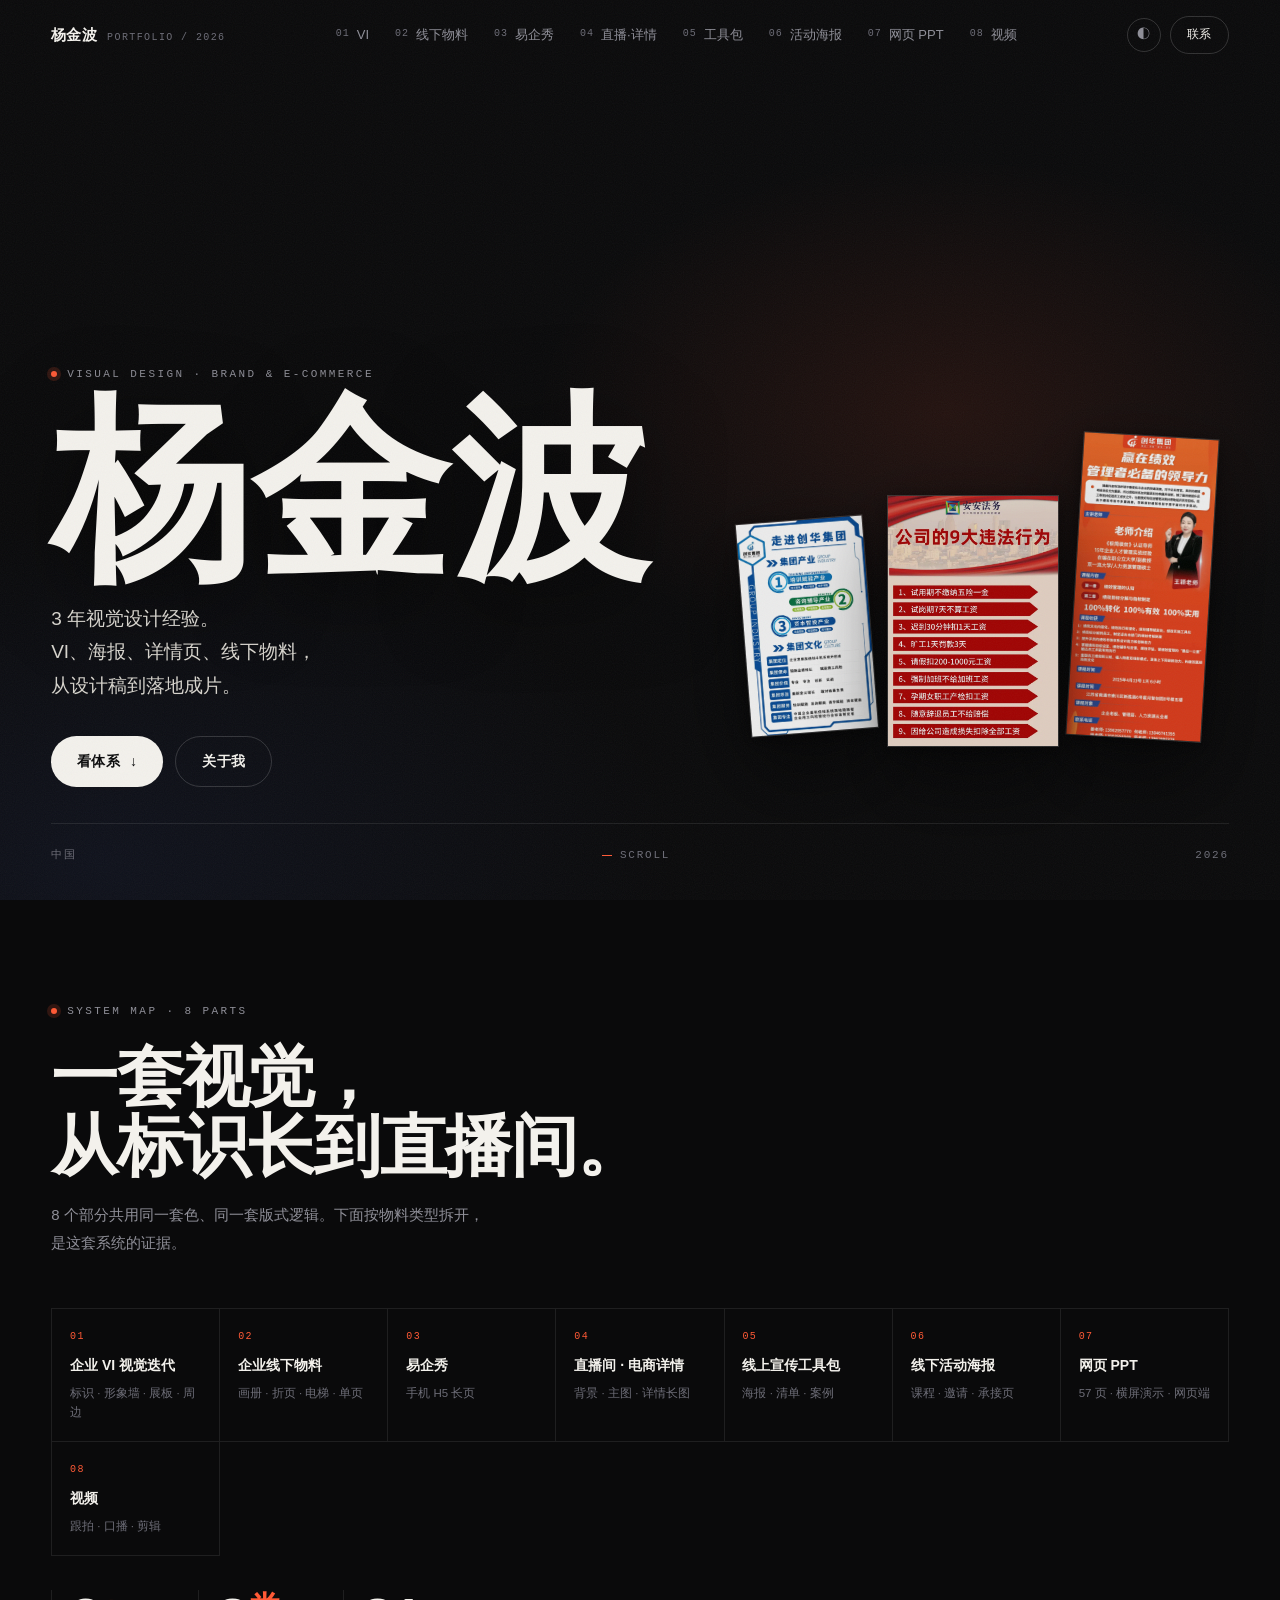
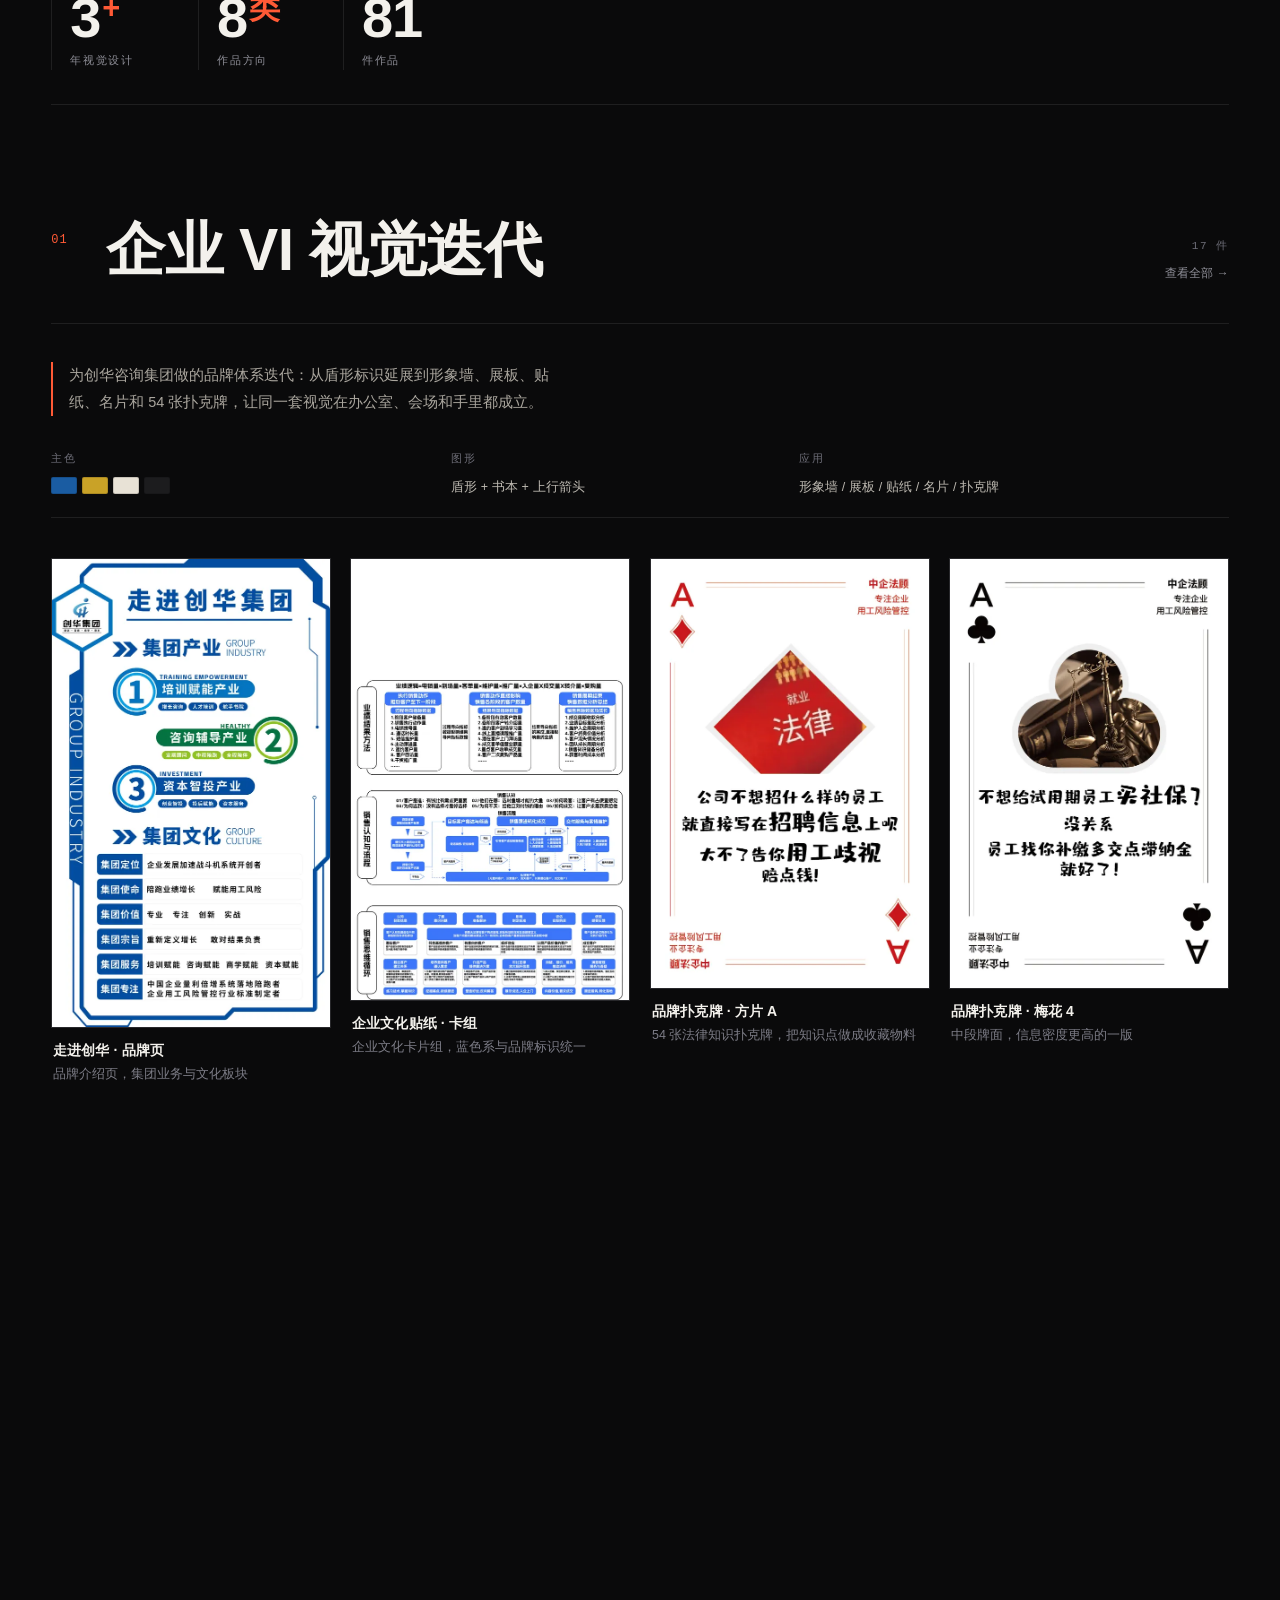
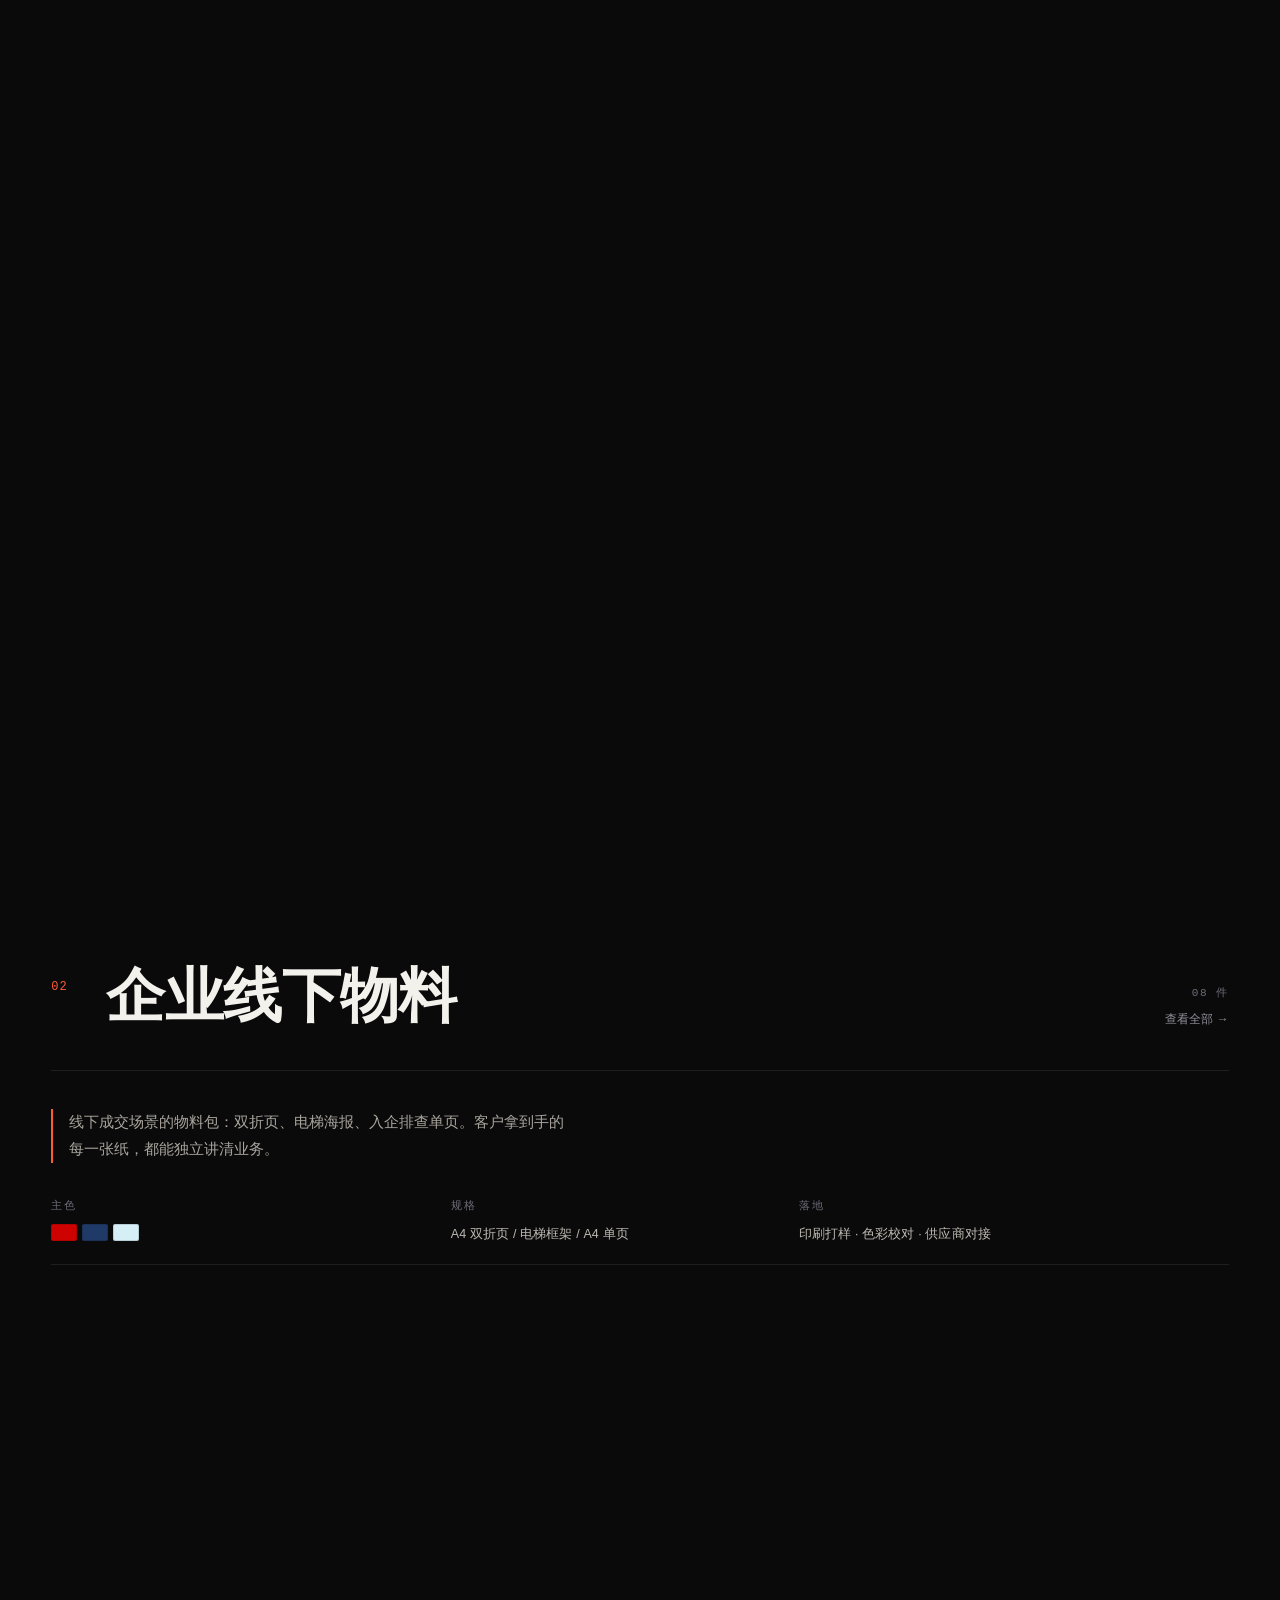
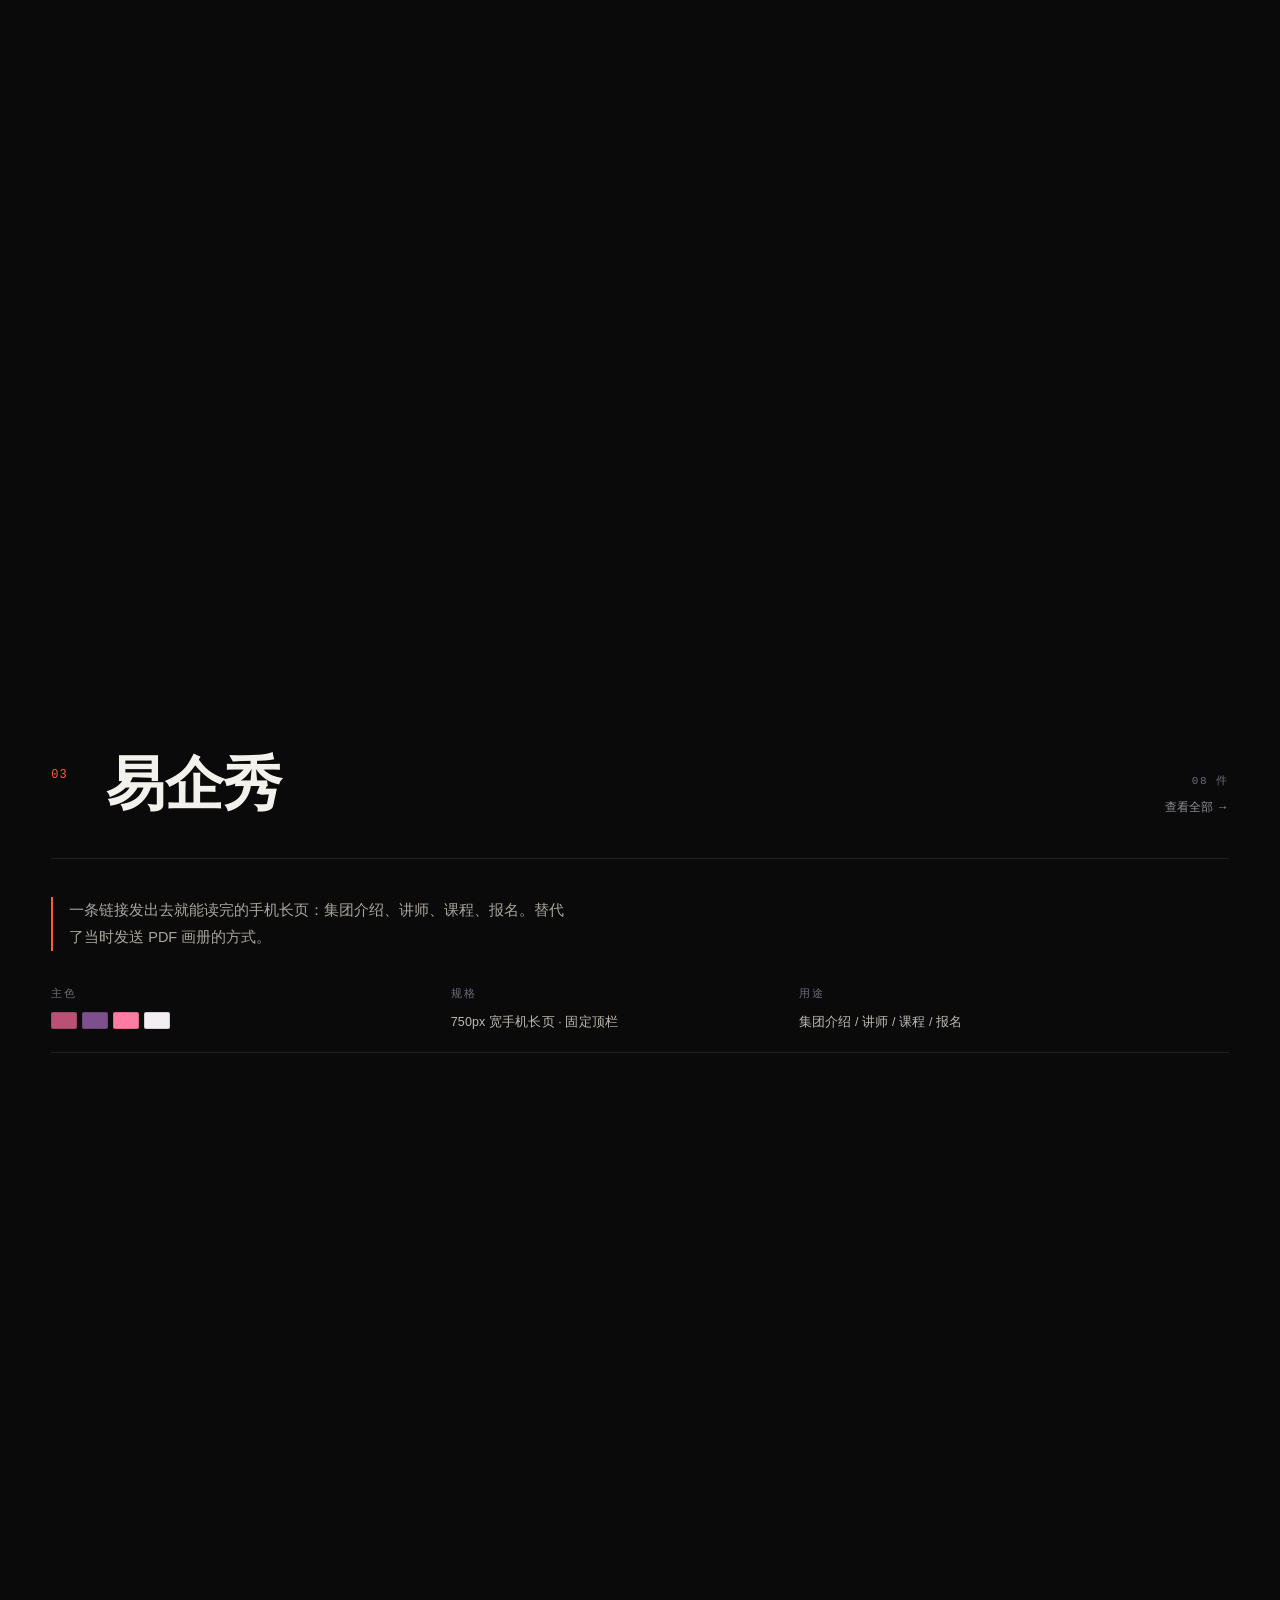
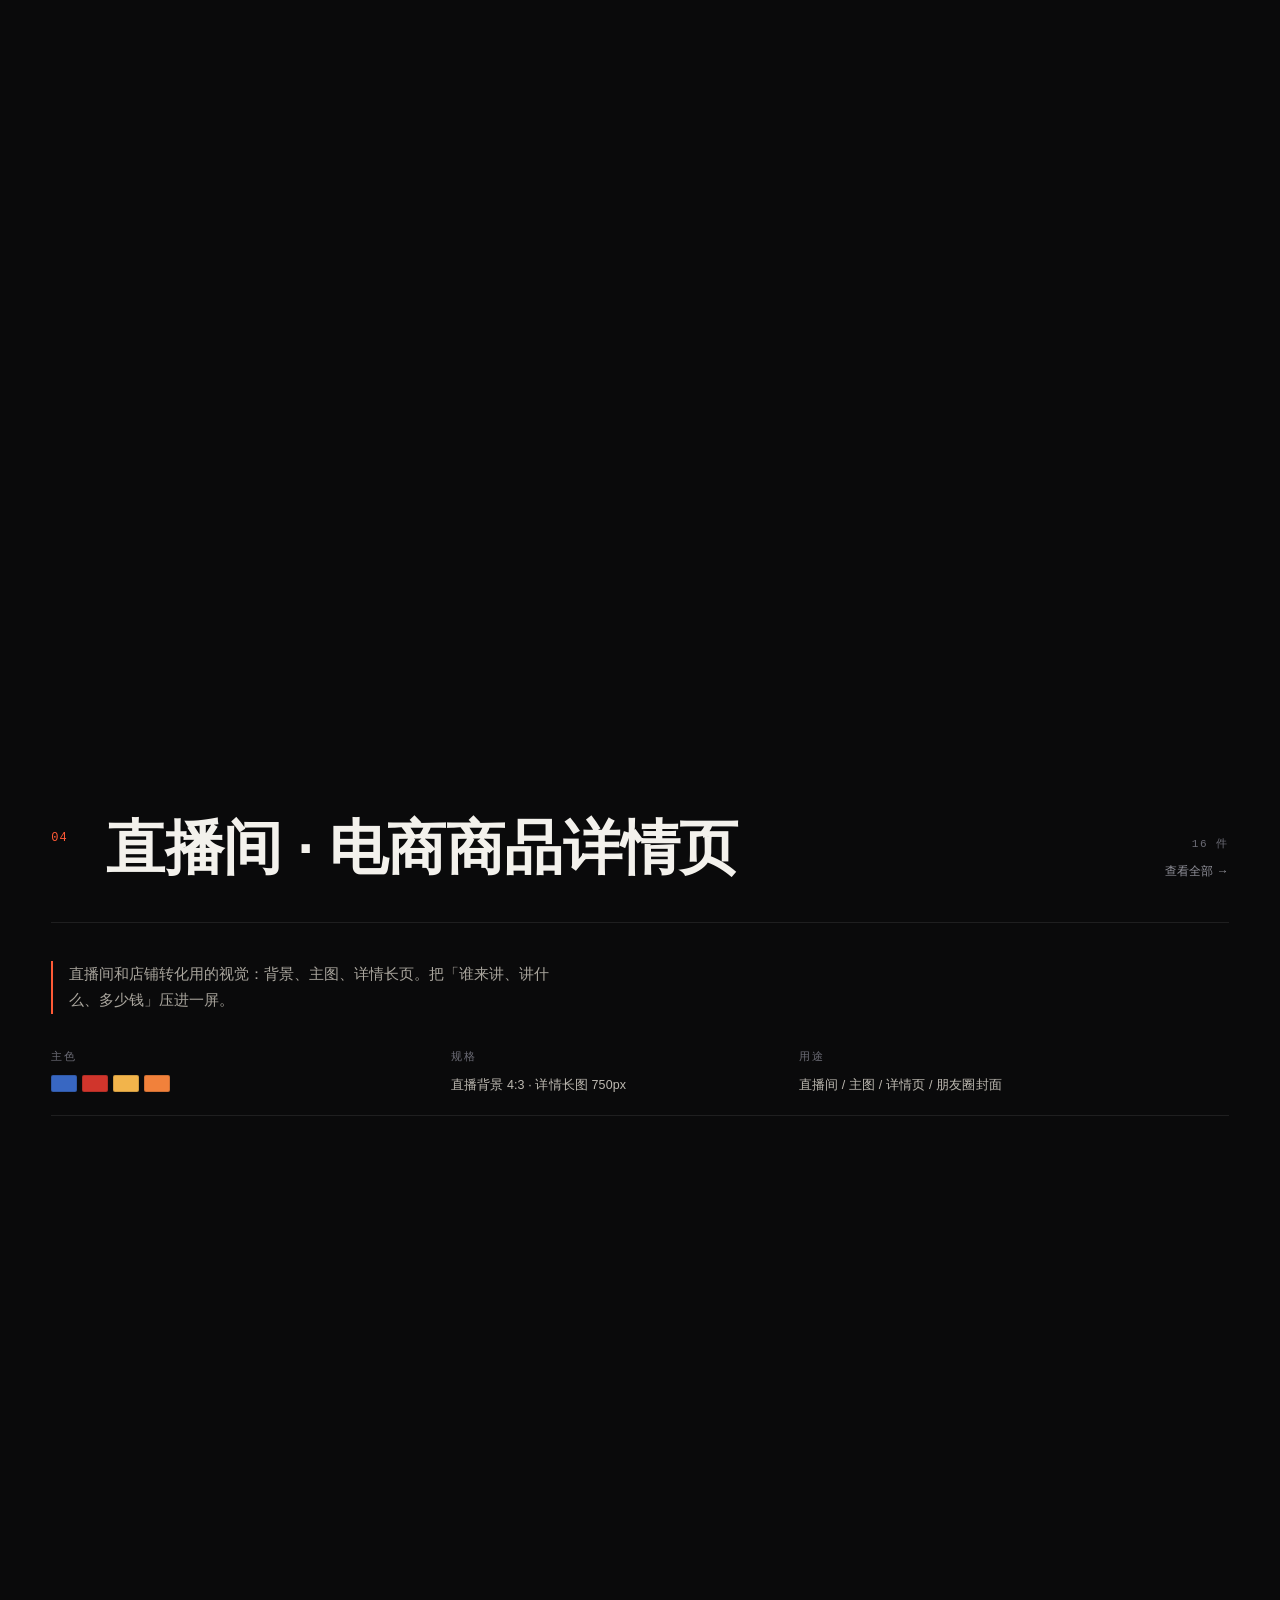
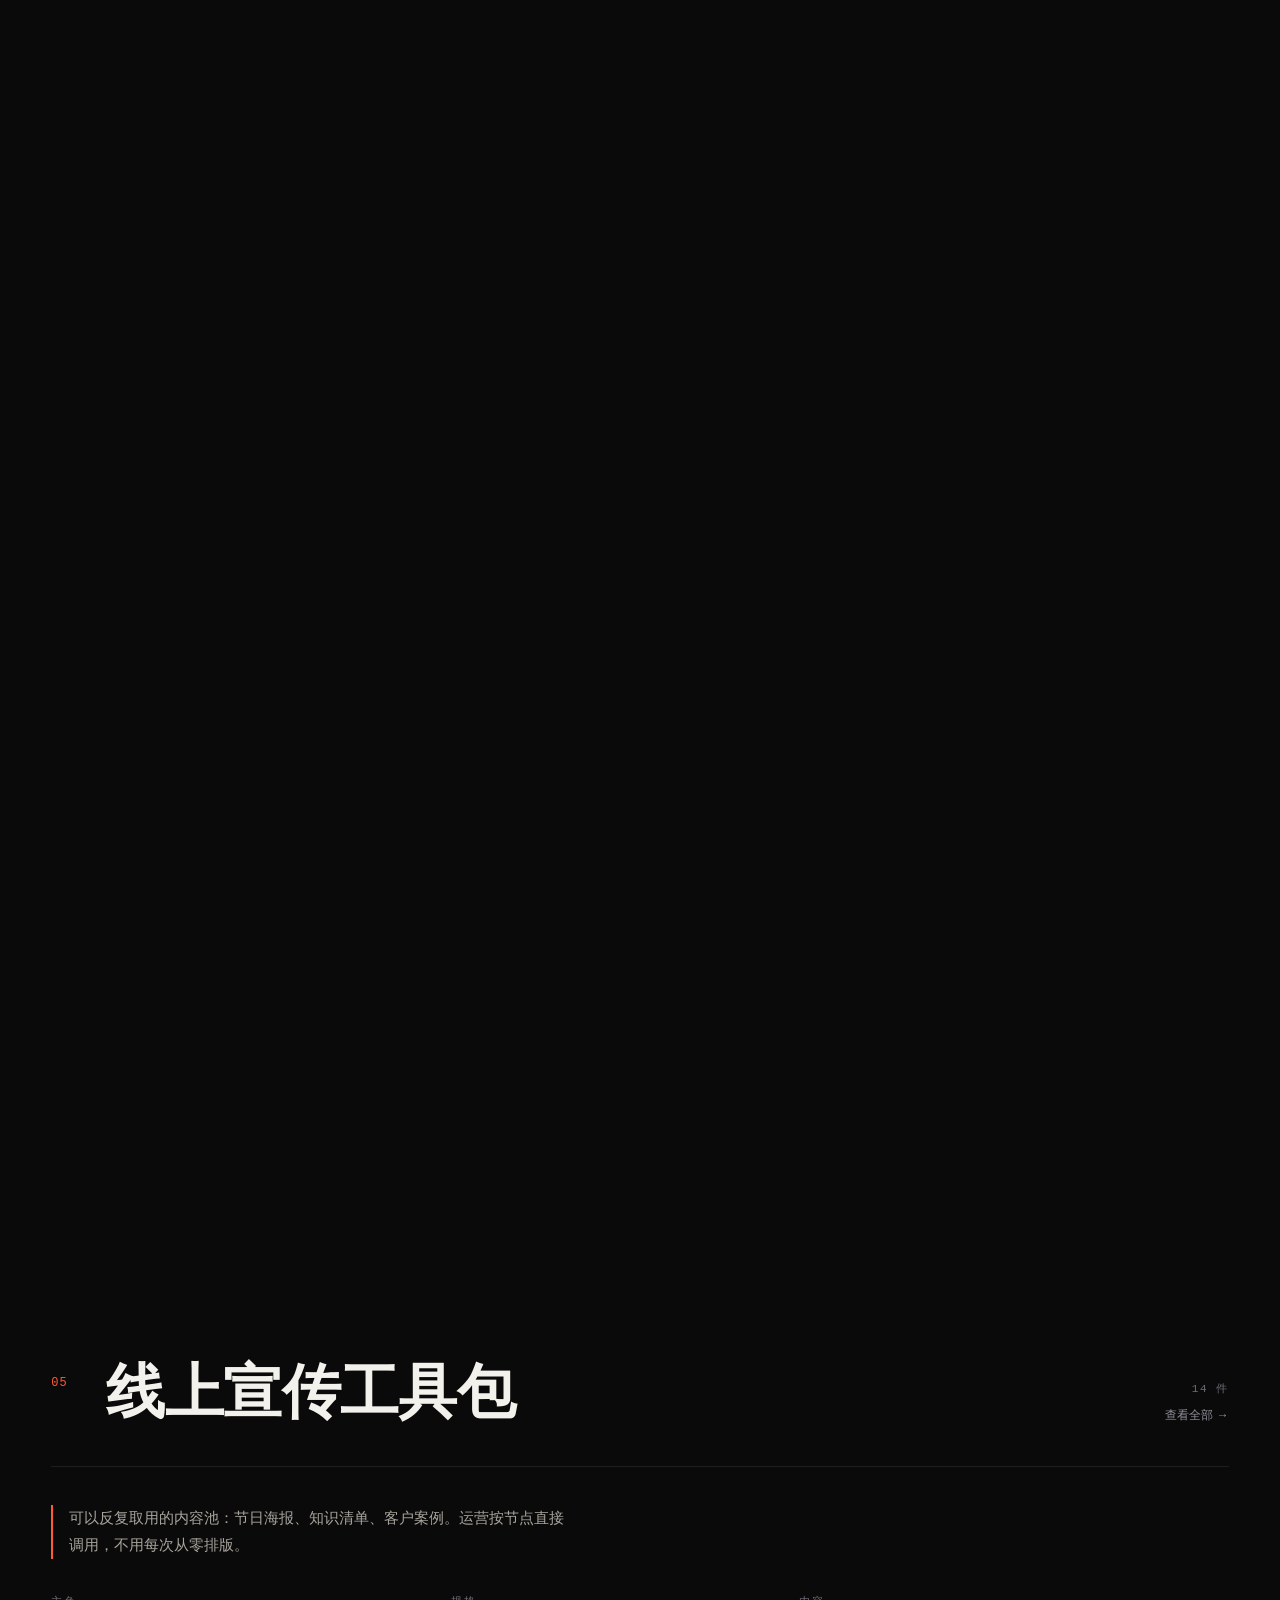
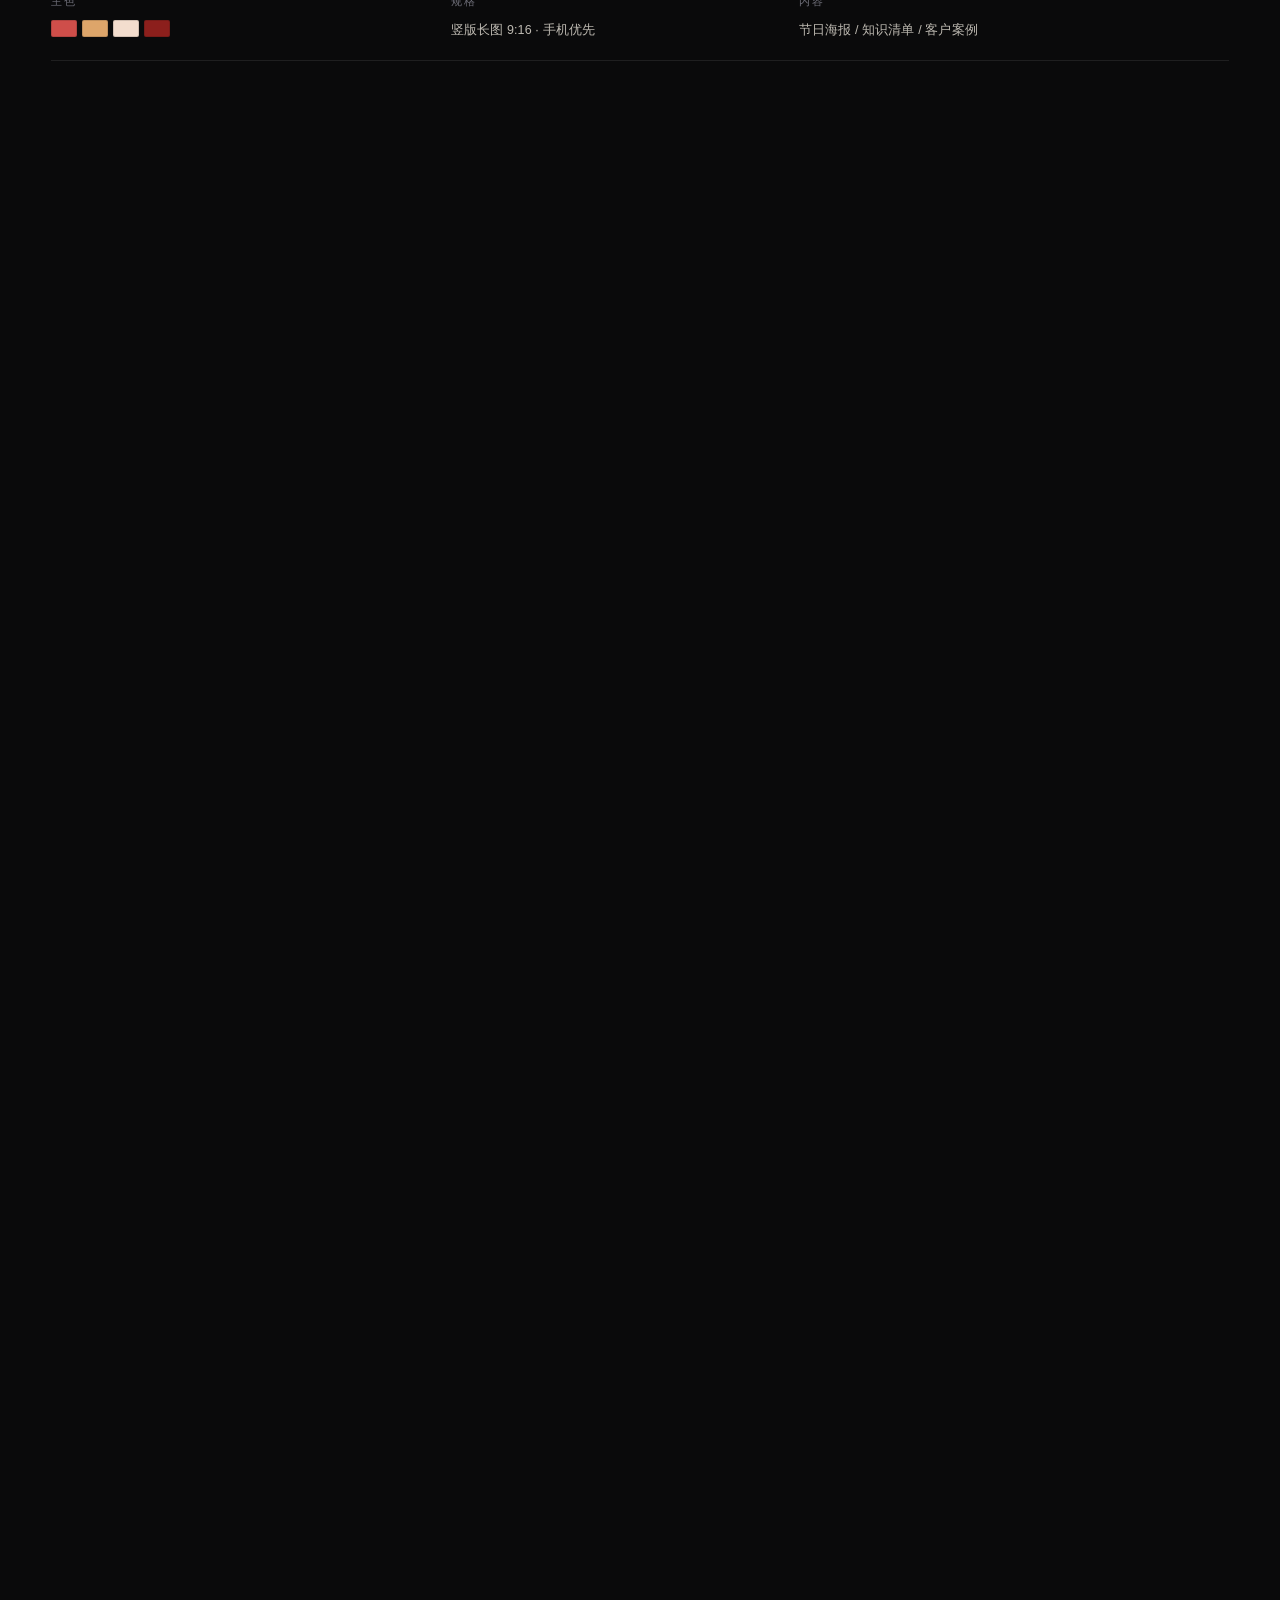
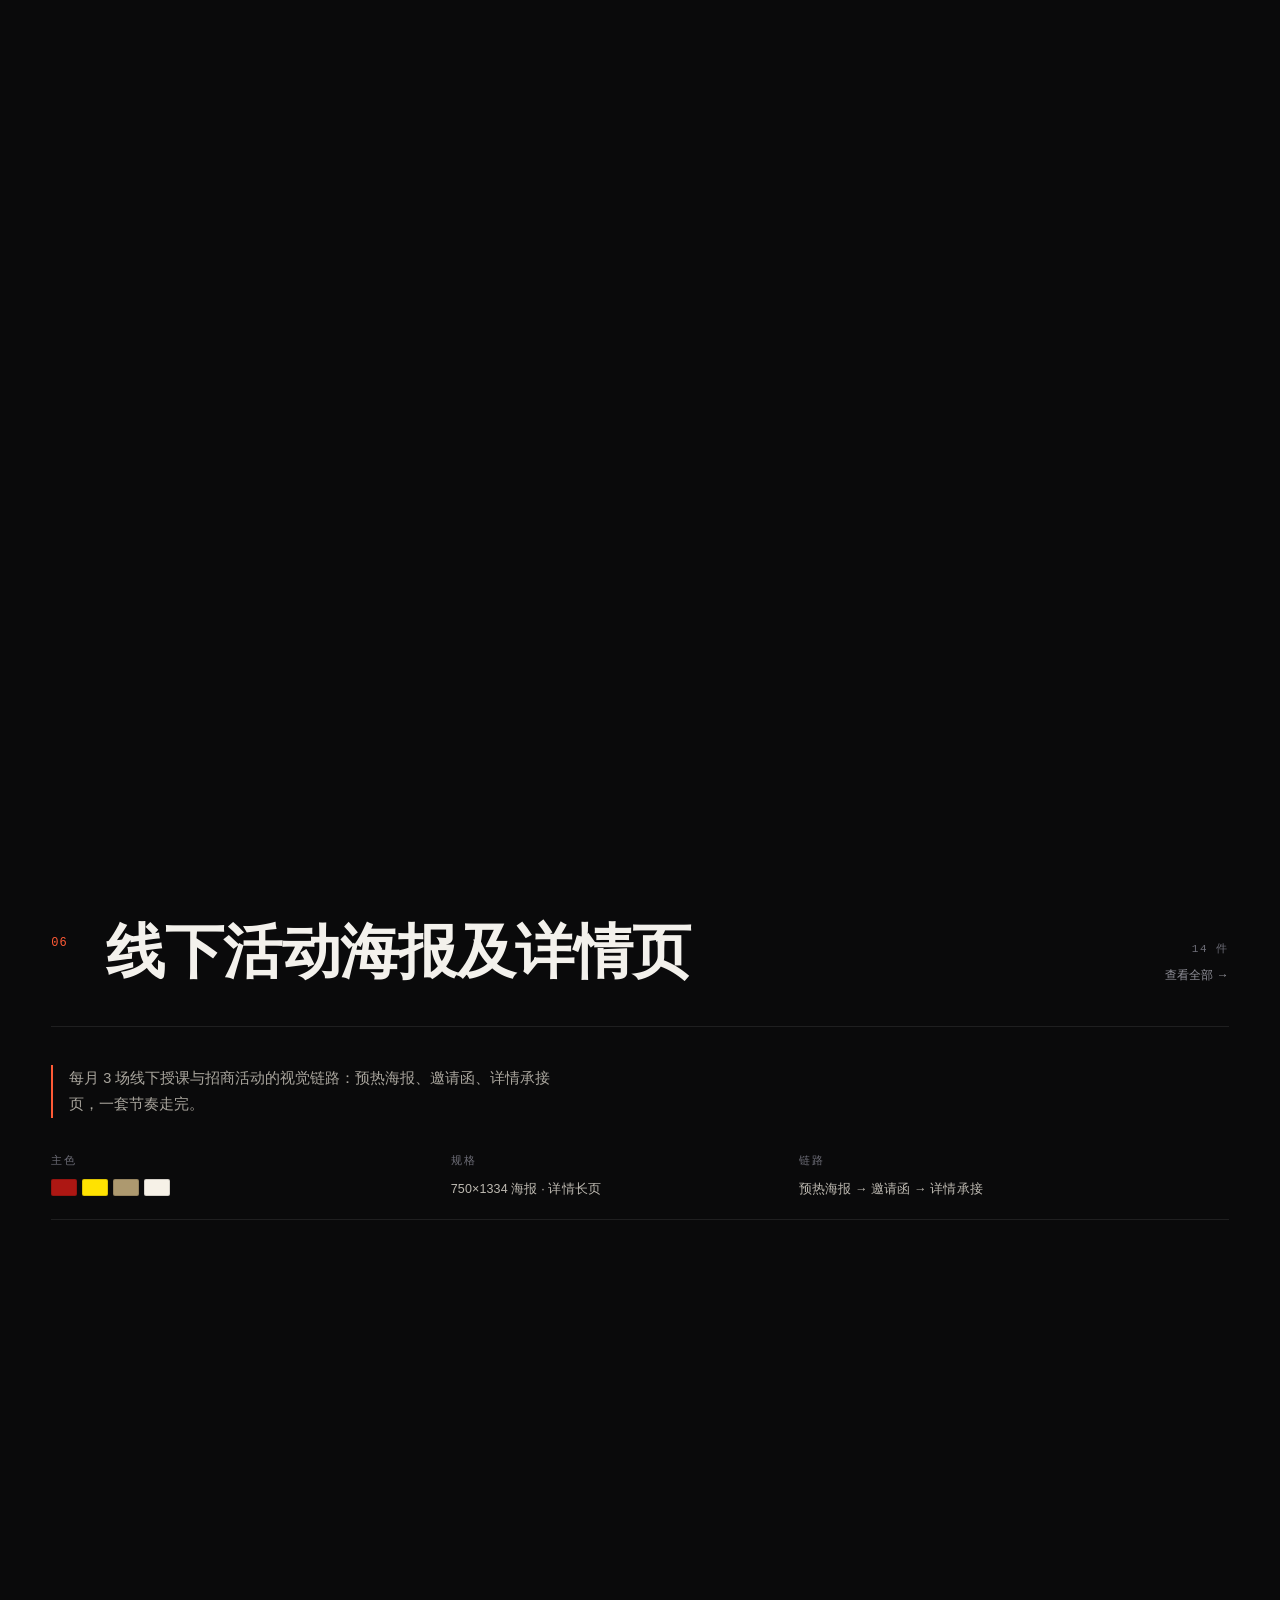
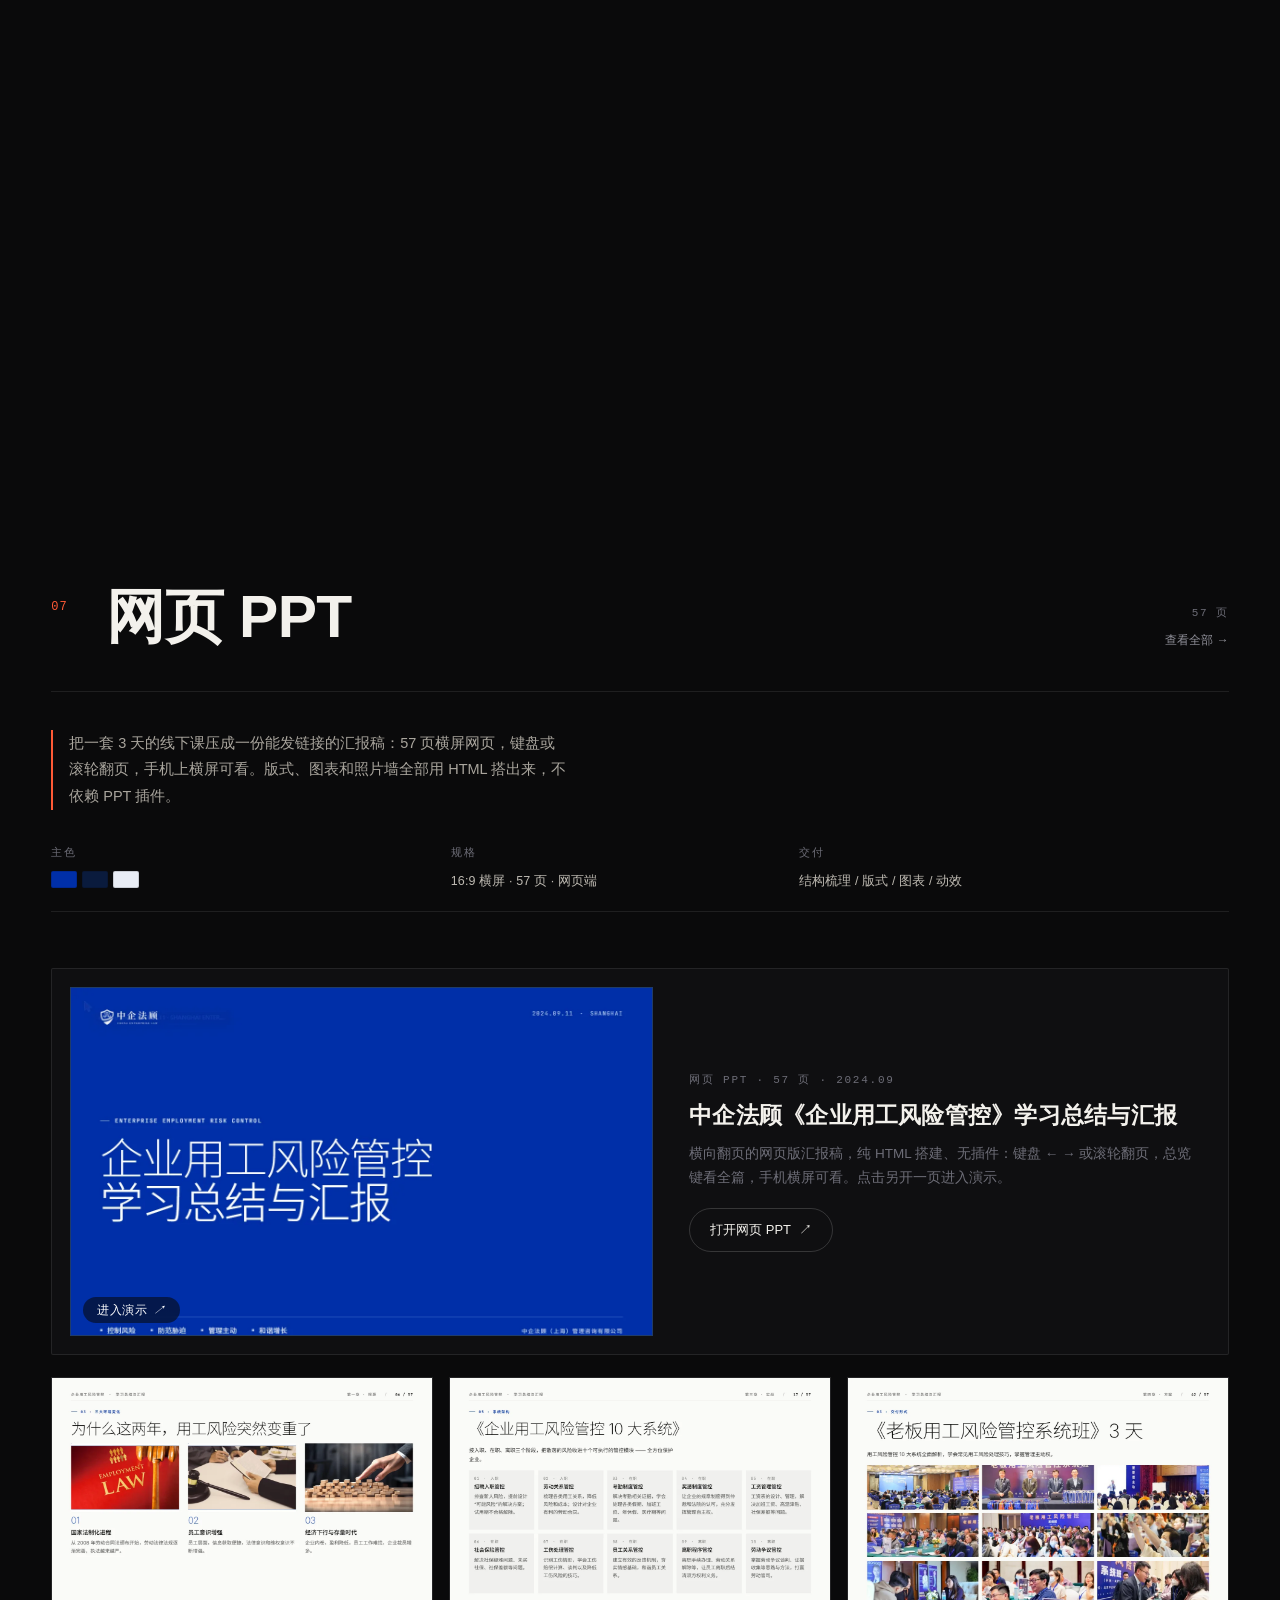
<file: index.html>
<!doctype html>
<html lang="zh-CN">
<head>
<meta charset="utf-8">
<meta name="viewport" content="width=device-width, initial-scale=1">
<title>杨金波 · 视觉设计作品集 2026</title>
<meta name="description" content="杨金波 —— 平面设计 / 拍摄剪辑 / 账号运营。一套视觉体系：企业 VI、线下物料、易企秀 H5、直播间与详情页、线上工具包、活动海报、网页 PPT、视频。">
<meta name="theme-color" content="#0a0a0b">
<meta property="og:title" content="杨金波 · 视觉设计作品集 2026">
<meta property="og:description" content="从标识到直播间：企业 VI / 线下物料 / H5 / 直播间与详情页 / 工具包 / 活动海报 / 网页 PPT / 视频">
<meta property="og:type" content="website">
<meta property="og:url" content="https://sklyjb.github.io/yangjinbo-portfolio/">
<meta property="og:image" content="https://sklyjb.github.io/yangjinbo-portfolio/assets/og-cover.jpg">
<meta property="og:image:width" content="1200">
<meta property="og:image:height" content="630">
<meta name="twitter:card" content="summary_large_image">
<link rel="icon" href="data:image/svg+xml,%3Csvg xmlns='http://www.w3.org/2000/svg' viewBox='0 0 100 100'%3E%3Crect width='100' height='100' fill='%230a0a0b'/%3E%3Ctext x='50' y='68' font-size='54' text-anchor='middle' fill='%23f3f1ec' font-family='Arial'%3E%E6%9D%A8%3C/text%3E%3C/svg%3E">
<link rel="stylesheet" href="styles.css?v=16">
</head>
<body>

<div class="progress" aria-hidden="true"><i></i></div>
<div class="grain" aria-hidden="true"></div>

<header class="topbar" id="topbar">
  <a class="brand" href="#top">
    <span class="brand-cn">杨金波</span>
    <span class="brand-en">Portfolio / 2026</span>
  </a>
  <nav class="chapters" aria-label="作品分类">
    <a href="#vi" data-nav="vi"><i>01</i><span>VI</span></a>
    <a href="#xl" data-nav="xl"><i>02</i><span>线下物料</span></a>
    <a href="#yqx" data-nav="yqx"><i>03</i><span>易企秀</span></a>
    <a href="#zb" data-nav="zb"><i>04</i><span>直播·详情</span></a>
    <a href="#zq" data-nav="zq"><i>05</i><span>工具包</span></a>
    <a href="#xp" data-nav="xp"><i>06</i><span>活动海报</span></a>
    <a href="#deck" data-nav="deck"><i>07</i><span>网页 PPT</span></a>
    <a href="#videos" data-nav="videos"><i>08</i><span>视频</span></a>
  </nav>
  <div class="topbar-actions">
    <button class="theme-toggle" id="themeToggle" type="button" aria-label="切换深色 / 浅色" aria-pressed="false"><span>◐</span></button>
    <a class="topbar-cta" href="#contact">联系</a>
  </div>
</header>

<main>

  <section class="hero" id="top">
    <div class="hero-glow" aria-hidden="true"></div>
    <div class="hero-visual" aria-hidden="true">
      <figure><img src="assets/thumb/vi-walkin.webp" alt=""></figure>
      <figure><img src="assets/thumb/zq-6.webp" alt=""></figure>
      <figure><img src="assets/thumb/xp-7.webp" alt=""></figure>
    </div>
    <div class="hero-inner">
      <p class="eyebrow"><span class="dot"></span>Visual Design · Brand &amp; E-commerce</p>
      <h1>杨金波</h1>
      <p class="lede">3 年视觉设计经验。<br>VI、海报、详情页、线下物料，<br>从设计稿到落地成片。</p>
      <div class="hero-actions">
        <a class="btn" href="#atlas">看体系 <span aria-hidden="true">↓</span></a>
        <a class="btn ghost" href="#about">关于我</a>
      </div>
    </div>
    <div class="hero-foot">
      <span class="mono">中国</span>
      <span class="mono scroll-hint">Scroll</span>
      <span class="mono">2026</span>
    </div>
  </section>

  <!-- ================= 体系地图 ================= -->
  <section class="atlas" id="atlas">
    <div class="atlas-head">
      <p class="eyebrow"><span class="dot"></span>System Map · 8 parts</p>
      <h2>一套视觉，<br>从标识长到直播间。</h2>
      <p class="atlas-sub">8 个部分共用同一套色、同一套版式逻辑。下面按物料类型拆开，是这套系统的证据。</p>
    </div>
    <ol class="atlas-grid">
      <li>
        <a href="#vi">
          <span class="atlas-n">01</span>
          <b>企业 VI 视觉迭代</b>
          <em>标识 · 形象墙 · 展板 · 周边</em>
        </a>
      </li>
      <li>
        <a href="#xl">
          <span class="atlas-n">02</span>
          <b>企业线下物料</b>
          <em>画册 · 折页 · 电梯 · 单页</em>
        </a>
      </li>
      <li>
        <a href="#yqx">
          <span class="atlas-n">03</span>
          <b>易企秀</b>
          <em>手机 H5 长页</em>
        </a>
      </li>
      <li>
        <a href="#zb">
          <span class="atlas-n">04</span>
          <b>直播间 · 电商详情</b>
          <em>背景 · 主图 · 详情长图</em>
        </a>
      </li>
      <li>
        <a href="#zq">
          <span class="atlas-n">05</span>
          <b>线上宣传工具包</b>
          <em>海报 · 清单 · 案例</em>
        </a>
      </li>
      <li>
        <a href="#xp">
          <span class="atlas-n">06</span>
          <b>线下活动海报</b>
          <em>课程 · 邀请 · 承接页</em>
        </a>
      </li>
      <li>
        <a href="#deck">
          <span class="atlas-n">07</span>
          <b>网页 PPT</b>
          <em>57 页 · 横屏演示 · 网页端</em>
        </a>
      </li>
      <li>
        <a href="#videos">
          <span class="atlas-n">08</span>
          <b>视频</b>
          <em>跟拍 · 口播 · 剪辑</em>
        </a>
      </li>
    </ol>
    <div class="atlas-foot">
      <span class="stat"><b>3<span>+</span></b><em>年视觉设计</em></span>
      <span class="stat"><b>8<span>类</span></b><em>作品方向</em></span>
      <span class="stat"><b>81</b><em>件作品</em></span>
    </div>
  </section>

  <!-- ================= 01 ================= -->
  <section class="chapter" id="vi" data-section="vi">
    <header class="chapter-head">
      <span class="num">01</span>
      <div class="chapter-title"><h2><a href="chapter-vi.html">企业 VI 视觉迭代</a></h2></div>
      <div class="chapter-meta"><span class="count" data-count></span><a class="ch-more" href="chapter-vi.html">查看全部 →</a></div>
    </header>
    <p class="chapter-note">为创华咨询集团做的品牌体系迭代：从盾形标识延展到形象墙、展板、贴纸、名片和 54 张扑克牌，让同一套视觉在办公室、会场和手里都成立。</p>
    <div class="spec">
      <div class="spec-cell">
        <span class="mono">主色</span>
        <span class="swatches">
          <i style="background:#1A5CA2"></i><i style="background:#C9A227"></i><i style="background:#E8E2D6"></i><i style="background:#1C1C1E"></i>
        </span>
      </div>
      <div class="spec-cell">
        <span class="mono">图形</span>
        <b>盾形 + 书本 + 上行箭头</b>
      </div>
      <div class="spec-cell">
        <span class="mono">应用</span>
        <b>形象墙 / 展板 / 贴纸 / 名片 / 扑克牌</b>
      </div>
    </div>

    <div class="grid" data-grid></div>
  </section>

  <!-- ================= 02 ================= -->
  <section class="chapter" id="xl" data-section="xl">
    <header class="chapter-head">
      <span class="num">02</span>
      <div class="chapter-title"><h2><a href="chapter-xl.html">企业线下物料</a></h2></div>
      <div class="chapter-meta"><span class="count" data-count></span><a class="ch-more" href="chapter-xl.html">查看全部 →</a></div>
    </header>
    <p class="chapter-note">线下成交场景的物料包：双折页、电梯海报、入企排查单页。客户拿到手的每一张纸，都能独立讲清业务。</p>
    <div class="spec">
      <div class="spec-cell">
        <span class="mono">主色</span>
        <span class="swatches">
          <i style="background:#CE0200"></i><i style="background:#1F3A66"></i><i style="background:#D6EEF6"></i>
        </span>
      </div>
      <div class="spec-cell">
        <span class="mono">规格</span>
        <b>A4 双折页 / 电梯框架 / A4 单页</b>
      </div>
      <div class="spec-cell">
        <span class="mono">落地</span>
        <b>印刷打样 · 色彩校对 · 供应商对接</b>
      </div>
    </div>

    <div class="grid" data-grid></div>
  </section>

  <!-- ================= 03 ================= -->
  <section class="chapter" id="yqx" data-section="yqx">
    <header class="chapter-head">
      <span class="num">03</span>
      <div class="chapter-title"><h2><a href="chapter-yqx.html">易企秀</a></h2></div>
      <div class="chapter-meta"><span class="count" data-count></span><a class="ch-more" href="chapter-yqx.html">查看全部 →</a></div>
    </header>
    <p class="chapter-note">一条链接发出去就能读完的手机长页：集团介绍、讲师、课程、报名。替代了当时发送 PDF 画册的方式。</p>
    <div class="spec">
      <div class="spec-cell">
        <span class="mono">主色</span>
        <span class="swatches">
          <i style="background:#BA5076"></i><i style="background:#7C508C"></i><i style="background:#FE7BA3"></i><i style="background:#F3EEF2"></i>
        </span>
      </div>
      <div class="spec-cell">
        <span class="mono">规格</span>
        <b>750px 宽手机长页 · 固定顶栏</b>
      </div>
      <div class="spec-cell">
        <span class="mono">用途</span>
        <b>集团介绍 / 讲师 / 课程 / 报名</b>
      </div>
    </div>

    <div class="grid" data-grid></div>
  </section>

  <!-- ================= 04 ================= -->
  <section class="chapter" id="zb" data-section="zb">
    <header class="chapter-head">
      <span class="num">04</span>
      <div class="chapter-title"><h2><a href="chapter-zb.html">直播间 · 电商商品详情页</a></h2></div>
      <div class="chapter-meta"><span class="count" data-count></span><a class="ch-more" href="chapter-zb.html">查看全部 →</a></div>
    </header>
    <p class="chapter-note">直播间和店铺转化用的视觉：背景、主图、详情长页。把「谁来讲、讲什么、多少钱」压进一屏。</p>
    <div class="spec">
      <div class="spec-cell">
        <span class="mono">主色</span>
        <span class="swatches">
          <i style="background:#3867C2"></i><i style="background:#D0352C"></i><i style="background:#F2B44B"></i><i style="background:#F1813B"></i>
        </span>
      </div>
      <div class="spec-cell">
        <span class="mono">规格</span>
        <b>直播背景 4:3 · 详情长图 750px</b>
      </div>
      <div class="spec-cell">
        <span class="mono">用途</span>
        <b>直播间 / 主图 / 详情页 / 朋友圈封面</b>
      </div>
    </div>

    <div class="grid" data-grid></div>
  </section>

  <!-- ================= 05 ================= -->
  <section class="chapter" id="zq" data-section="zq">
    <header class="chapter-head">
      <span class="num">05</span>
      <div class="chapter-title"><h2><a href="chapter-zq.html">线上宣传工具包</a></h2></div>
      <div class="chapter-meta"><span class="count" data-count></span><a class="ch-more" href="chapter-zq.html">查看全部 →</a></div>
    </header>
    <p class="chapter-note">可以反复取用的内容池：节日海报、知识清单、客户案例。运营按节点直接调用，不用每次从零排版。</p>
    <div class="spec">
      <div class="spec-cell">
        <span class="mono">主色</span>
        <span class="swatches">
          <i style="background:#CF4E4A"></i><i style="background:#DDA56A"></i><i style="background:#F3DDCE"></i><i style="background:#8C1F1C"></i>
        </span>
      </div>
      <div class="spec-cell">
        <span class="mono">规格</span>
        <b>竖版长图 9:16 · 手机优先</b>
      </div>
      <div class="spec-cell">
        <span class="mono">内容</span>
        <b>节日海报 / 知识清单 / 客户案例</b>
      </div>
    </div>

    <div class="grid" data-grid></div>
  </section>

  <!-- ================= 06 ================= -->
  <section class="chapter" id="xp" data-section="xp">
    <header class="chapter-head">
      <span class="num">06</span>
      <div class="chapter-title"><h2><a href="chapter-xp.html">线下活动海报及详情页</a></h2></div>
      <div class="chapter-meta"><span class="count" data-count></span><a class="ch-more" href="chapter-xp.html">查看全部 →</a></div>
    </header>
    <p class="chapter-note">每月 3 场线下授课与招商活动的视觉链路：预热海报、邀请函、详情承接页，一套节奏走完。</p>
    <div class="spec">
      <div class="spec-cell">
        <span class="mono">主色</span>
        <span class="swatches">
          <i style="background:#AD1713"></i><i style="background:#FFE201"></i><i style="background:#AD996F"></i><i style="background:#F6F1E7"></i>
        </span>
      </div>
      <div class="spec-cell">
        <span class="mono">规格</span>
        <b>750×1334 海报 · 详情长页</b>
      </div>
      <div class="spec-cell">
        <span class="mono">链路</span>
        <b>预热海报 → 邀请函 → 详情承接</b>
      </div>
    </div>

    <div class="grid" data-grid></div>
  </section>

  <!-- ================= 07 网页 PPT ================= -->
  <section class="chapter" id="deck">
    <header class="chapter-head">
      <span class="num">07</span>
      <div class="chapter-title"><h2><a href="chapter-deck.html">网页 PPT</a></h2></div>
      <div class="chapter-meta"><span class="count">57 页</span><a class="ch-more" href="chapter-deck.html">查看全部 →</a></div>
    </header>
    <p class="chapter-note">把一套 3 天的线下课压成一份能发链接的汇报稿：57 页横屏网页，键盘或滚轮翻页，手机上横屏可看。版式、图表和照片墙全部用 HTML 搭出来，不依赖 PPT 插件。</p>
    <div class="spec">
      <div class="spec-cell">
        <span class="mono">主色</span>
        <span class="swatches">
          <i style="background:#002FA8"></i><i style="background:#0A1B3D"></i><i style="background:#E9EDF5"></i>
        </span>
      </div>
      <div class="spec-cell">
        <span class="mono">规格</span>
        <b>16:9 横屏 · 57 页 · 网页端</b>
      </div>
      <div class="spec-cell">
        <span class="mono">交付</span>
        <b>结构梳理 / 版式 / 图表 / 动效</b>
      </div>
    </div>

    <a class="deck-card" href="deck/index.html" target="_blank" rel="noopener">
      <div class="deck-cover">
        <img src="assets/deck-cover.webp" alt="企业用工风险管控 · 网页 PPT 封面" loading="lazy" decoding="async">
        <span class="deck-open">进入演示 <i aria-hidden="true">↗</i></span>
      </div>
      <div class="deck-info">
        <span class="mono">网页 PPT · 57 页 · 2024.09</span>
        <h3>中企法顾《企业用工风险管控》学习总结与汇报</h3>
        <p>横向翻页的网页版汇报稿，纯 HTML 搭建、无插件：键盘 ← → 或滚轮翻页，总览键看全篇，手机横屏可看。点击另开一页进入演示。</p>
        <span class="deck-cta">打开网页 PPT <i aria-hidden="true">↗</i></span>
      </div>
    </a>

    <ul class="deck-shots">
      <li>
        <a href="deck/index.html" target="_blank" rel="noopener">
          <span class="deck-shot-img"><img src="assets/deck/shot-1.webp" alt="三大环境变化 页面" loading="lazy" decoding="async"></span>
          <span class="mono">06 · 三大环境变化</span>
        </a>
      </li>
      <li>
        <a href="deck/index.html" target="_blank" rel="noopener">
          <span class="deck-shot-img"><img src="assets/deck/shot-2.webp" alt="企业用工风险管控 10 大系统 页面" loading="lazy" decoding="async"></span>
          <span class="mono">17 · 10 大系统</span>
        </a>
      </li>
      <li>
        <a href="deck/index.html" target="_blank" rel="noopener">
          <span class="deck-shot-img"><img src="assets/deck/shot-3.webp" alt="系统班现场 页面" loading="lazy" decoding="async"></span>
          <span class="mono">42 · 系统班现场</span>
        </a>
      </li>
    </ul>
  </section>

  <!-- ================= 08 视频 ================= -->
  <section class="chapter" id="videos" data-section="videos">
    <header class="chapter-head">
      <span class="num">08</span>
      <div class="chapter-title"><h2><a href="chapter-videos.html">视频</a></h2></div>
      <div class="chapter-meta"><span class="count" data-count></span><a class="ch-more" href="chapter-videos.html">查看全部 →</a></div>
    </header>
    <p class="chapter-note">活动记录与二次传播：会议跟拍当天回传素材，剪成竖版口播和活动集锦，供抖音、视频号发布。</p>
    <div class="spec">
      <div class="spec-cell">
        <span class="mono">规格</span>
        <span class="swatches swatches--text">
          <b>16:9 会议跟拍</b><b>9:16 竖版口播</b>
        </span>
      </div>
      <div class="spec-cell">
        <span class="mono">交付</span>
        <b>拍摄 / 剪辑 / 字幕 / 封面</b>
      </div>
      <div class="spec-cell">
        <span class="mono">能力</span>
        <b>布光与现场抓拍，不依赖外部摄影</b>
      </div>
    </div>
    <div class="video-grid" data-video-grid></div>
  </section>

  <section class="about" id="about">
    <header class="section-head">
      <span class="num">08</span>
      <h2>关于我</h2>
    </header>
    <div class="about-grid">
      <div class="about-intro">
        <ul class="abilities">
          <li>
            <h3>平面设计</h3>
            <p>VI 手册、画册、海报、易拉宝、详情页、PPT、易企秀 H5 均可独立完成；熟练使用 PS / AI / CDR，熟悉印刷打样与色彩校对，设计稿可直接落地。</p>
          </li>
          <li>
            <h3>拍摄剪辑</h3>
            <p>可独立完成活动、会议、人像，掌握布光与现场抓拍，不依赖外部摄影资源，活动素材当日即可回传。熟练使用剪映，可完成卡点、字幕、口播与封面制作，具备从拍摄到成片的完整交付能力。</p>
          </li>
          <li>
            <h3>平台与账号运营</h3>
            <p>参与抖音、视频号账号运营，覆盖选题、脚本、拍摄、剪辑、发布与数据复盘，熟悉平台发布规范、封面规格与内容节奏。</p>
          </li>
        </ul>
        <ul class="tags">
          <li>Photoshop</li><li>Illustrator</li><li>CorelDRAW</li><li>剪映</li>
          <li>VI 手册</li><li>画册</li><li>海报</li><li>易拉宝</li>
          <li>详情页</li><li>PPT</li><li>易企秀 H5</li><li>活动跟拍</li>
        </ul>
      </div>
      <div class="about-timeline">
        <div class="tl-item">
          <span class="tl-date mono">2026.06 — 2026.10</span>
          <h3>杭州堃玉科技合伙企业 <em>平面设计</em></h3>
          <p>统筹线上全渠道视觉，覆盖产品精修、主图与详情页、活动海报、直播间与新媒体配图、品牌 PPT 与宣传短片；同步支持线下物料与现场执行。</p>
        </div>
        <div class="tl-item">
          <span class="tl-date mono">2023.12 — 2026.04</span>
          <h3>江苏创华咨询集团 <em>平面设计</em></h3>
          <p>独立负责品牌 VI 与线上店铺视觉，产出企业外宣、活动海报、详细内容长图、易拉宝喷绘、公众号与抖音视觉等全品类物料；统筹每月 3 场线下授课与招商活动，从视觉方案到现场执行。</p>
        </div>
        <div class="tl-item">
          <span class="tl-date mono">2023.06 — 2023.12</span>
          <h3>江苏金太阳纺织科技 <em>印花设计专员</em></h3>
          <p>家纺印花纹样设计，1—2 天完成一款，2 款原创入选公司选稿。</p>
        </div>
        <div class="tl-item edu">
          <span class="tl-date mono">2021 — 2026</span>
          <h3>南通职业大学 / 南京艺术学院 <em>视觉传达设计</em></h3>
          <p>大专 · 本科（自考）。专业排名前 10%，获大广赛、红旗渠摄影大赛等奖项。</p>
        </div>
      </div>
    </div>
  </section>

  <section class="contact" id="contact">
    <p class="eyebrow"><span class="dot"></span>Open for work · 2026</p>
    <h2>有合适的岗位或项目，<br>聊聊看。</h2>
    <div class="contact-links">
      <a class="big-link" href="mailto:2184701978@qq.com" data-contact="email">
        <span class="mono">Email</span>
        <span class="big-text" data-email>2184701978@qq.com</span>
      </a>
      <a class="big-link" href="tel:17816600108" data-contact="phone">
        <span class="mono">Phone</span>
        <span class="big-text" data-phone>178 1660 0108</span>
      </a>
    </div>
    <a class="btn resume-btn" href="resume.html">查看 / 下载简历 <span aria-hidden="true">↗</span></a>
  </section>

</main>

<footer class="site-foot">
  <span>© 2026 杨金波</span>
  <span class="mono">Portfolio · Built with care</span>
  <span><a href="print.html" style="border-bottom:1px solid currentColor">打印版 / PDF</a> · 本站图文与视频均为本人作品</span>
</footer>

<div class="lightbox" id="lightbox" hidden>
  <div class="lb-bar">
    <span class="lb-index mono" id="lbIndex"></span>
    <span class="lb-title" id="lbTitle"></span>
    <button class="lb-close" id="lbClose" aria-label="关闭">✕</button>
  </div>
  <button class="lb-nav prev" id="lbPrev" aria-label="上一张">←</button>
  <button class="lb-nav next" id="lbNext" aria-label="下一张">→</button>
  <div class="lb-stage" id="lbStage"></div>
  <p class="lb-desc" id="lbDesc"></p>
</div>

<script src="data.js?v=16"></script>
<script src="app.js?v=16"></script>
</body>
</html>
</file>
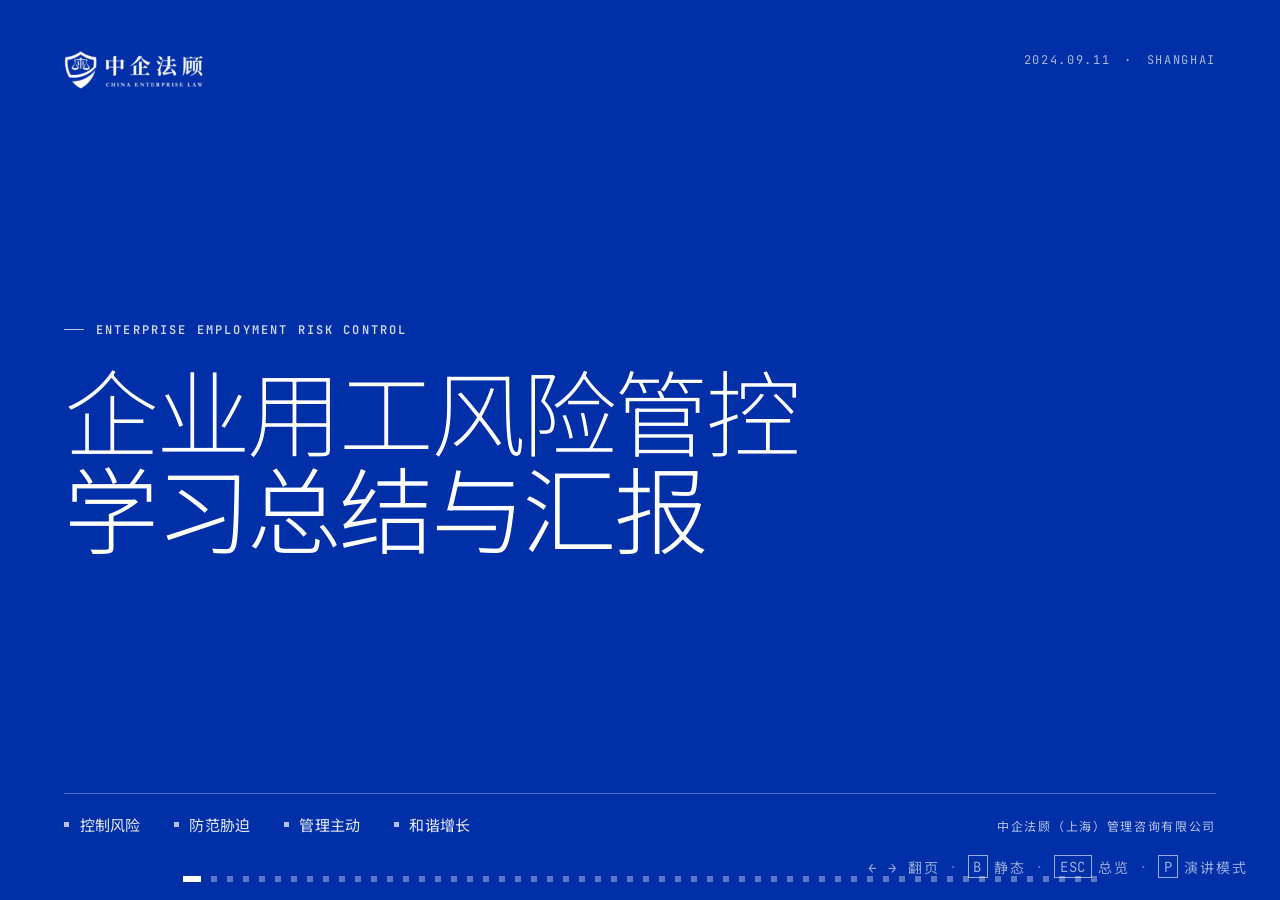
<file: deck/index.html>
<!DOCTYPE html>
<html lang="zh-CN" data-family="swiss" data-medium="slide" data-theme="ikb">
<head>
<meta charset="UTF-8">
<meta name="viewport" content="width=device-width, initial-scale=1.0">
<title>企业用工风险管控 · 学习总结与汇报　| 中企法顾</title>
<!-- GZ:FONTS:START · 字体由 guizang-design 字体清单生成；需要把字体内置进 HTML 时用 gz-fonts.mjs embed（卡片 skill 的 render.mjs 会自动内置） -->
<link rel="preconnect" href="https://fonts.googleapis.com">
<link rel="preconnect" href="https://fonts.gstatic.com" crossorigin>
<link rel="stylesheet" data-gz-fonts="inter noto-sans-sc jetbrains-mono" href="https://fonts.googleapis.com/css2?family=Inter:wght@100..900&family=Noto+Sans+SC:wght@100..900&family=JetBrains+Mono:wght@100..800&display=swap" media="print" onload="this.media='all'">
<!-- GZ:FONTS:END -->
<style>
  /* GZ:TOKENS:START · guizang-design v0.1.0 生成，不要手改；改设计请改 guizang-design 后运行 scripts/sync-skill.mjs */
:root{
  --font-display:'Inter','Noto Sans SC','PingFang SC','Hiragino Sans GB','Microsoft YaHei',system-ui,sans-serif;
  --font-sans:'Inter','Noto Sans SC','PingFang SC','Hiragino Sans GB','Microsoft YaHei',system-ui,sans-serif;
  --font-mono:'JetBrains Mono','Noto Sans SC',ui-monospace,'SF Mono',Menlo,monospace;
  --sp-1:2px;
  --sp-2:4px;
  --sp-3:8px;
  --sp-4:12px;
  --sp-5:16px;
  --sp-6:24px;
  --sp-7:32px;
  --sp-8:40px;
  --sp-9:48px;
  --sp-10:64px;
  --sp-11:80px;
  --sp-12:96px;
  --sp-13:160px;
  --radius-none:0px;
  --radius-xs:0px;
  --radius-sm:4px;
  --radius-md:10px;
  --radius-pill:999px;
  --ease-standard:cubic-bezier(.2,0,.38,.9);
  --ease-expressive:cubic-bezier(.4,.14,.3,1);
  --ease-entrance:cubic-bezier(0,0,.3,1);
  --ease-entrance-standard:cubic-bezier(0,0,.38,.9);
  --ease-editorial:cubic-bezier(.22,1,.36,1);
  --ease-page:cubic-bezier(.77,0,.175,1);
  --dur-fast-1:70ms;
  --dur-fast-2:110ms;
  --dur-moderate-1:150ms;
  --dur-moderate-2:240ms;
  --dur-slow-1:400ms;
  --dur-slow-2:700ms;
  --dur-page:900ms;
  --stagger-tight:70ms;
  --stagger-base:100ms;
  --stagger-loose:160ms;
  --move-sm:8px;
  --move-md:16px;
  --move-lg:24px;
  --paper:#fafaf8;
  --paper-2:#f0f0ee;
  --ink:#0a0a0a;
  --muted:#737373;
  --grey-1:#f0f0ee;
  --grey-2:#d4d4d2;
  --grey-3:#737373;
  --accent:#002FA7;
  --accent-on:#ffffff;
  --accent-ink:#002FA7;
  --accent-bright:#5B7BFF;
  --accent-deep:#001d6b;
  --accent-display:#002FA7;
  --accent-ink-inverse:#96b0ff;
  --accent-soft:#d5deef;
  --text-primary:#0a0a0a;
  --text-body:#252524;
  --text-secondary:#525252;
  --text-helper:#737373;
  --text-placeholder:#a3a3a3;
  --text-on-color:#ffffff;
  --line-strong:#a3a3a3;
  --line:#d4d4d2;
  --line-subtle:#e0e0e0;
  --ink-rgb:10,10,10;
  --paper-rgb:250,250,248;
  --accent-rgb:0,47,167;
  --accent-on-rgb:255,255,255;
  --accent-on-text:#ffffff;
  --accent-on-text-rgb:255,255,255;
  color-scheme:light;
}
[data-theme="ikb"]{
  --paper:#fafaf8;
  --paper-2:#f0f0ee;
  --ink:#0a0a0a;
  --muted:#737373;
  --grey-1:#f0f0ee;
  --grey-2:#d4d4d2;
  --grey-3:#737373;
  --accent:#002FA7;
  --accent-on:#ffffff;
  --accent-ink:#002FA7;
  --accent-bright:#5B7BFF;
  --accent-deep:#001d6b;
  --accent-display:#002FA7;
  --accent-ink-inverse:#96b0ff;
  --accent-soft:#d5deef;
  --text-primary:#0a0a0a;
  --text-body:#252524;
  --text-secondary:#525252;
  --text-helper:#737373;
  --text-placeholder:#a3a3a3;
  --text-on-color:#ffffff;
  --line-strong:#a3a3a3;
  --line:#d4d4d2;
  --line-subtle:#e0e0e0;
  --ink-rgb:10,10,10;
  --paper-rgb:250,250,248;
  --accent-rgb:0,47,167;
  --accent-on-rgb:255,255,255;
  --accent-on-text:#ffffff;
  --accent-on-text-rgb:255,255,255;
  color-scheme:light;
}
[data-theme="lemon"]{
  --paper:#fafaf8;
  --paper-2:#f0f0ee;
  --ink:#0a0a0a;
  --muted:#737373;
  --grey-1:#f0f0ee;
  --grey-2:#d4d4d2;
  --grey-3:#737373;
  --accent:#FFD500;
  --accent-on:#0a0a0a;
  --accent-ink:#7a5f00;
  --accent-bright:#FFE34D;
  --accent-deep:#5e4900;
  --accent-display:#7a5f00;
  --accent-ink-inverse:#FFE34D;
  --accent-soft:#fbf6e1;
  --text-primary:#0a0a0a;
  --text-body:#252524;
  --text-secondary:#525252;
  --text-helper:#737373;
  --text-placeholder:#a3a3a3;
  --text-on-color:#0a0a0a;
  --line-strong:#a3a3a3;
  --line:#d4d4d2;
  --line-subtle:#e0e0e0;
  --ink-rgb:10,10,10;
  --paper-rgb:250,250,248;
  --accent-rgb:255,213,0;
  --accent-on-rgb:10,10,10;
  --accent-on-text:#0a0a0a;
  --accent-on-text-rgb:10,10,10;
  color-scheme:light;
}
[data-theme="lemon-green"]{
  --paper:#fafaf8;
  --paper-2:#f0f0ee;
  --ink:#0a0a0a;
  --muted:#737373;
  --grey-1:#f0f0ee;
  --grey-2:#d4d4d2;
  --grey-3:#737373;
  --accent:#C5E803;
  --accent-on:#0a0a0a;
  --accent-ink:#4a6400;
  --accent-bright:#D4F040;
  --accent-deep:#3a5000;
  --accent-display:#4a6400;
  --accent-ink-inverse:#D4F040;
  --accent-soft:#f2f8e1;
  --text-primary:#0a0a0a;
  --text-body:#252524;
  --text-secondary:#525252;
  --text-helper:#737373;
  --text-placeholder:#a3a3a3;
  --text-on-color:#0a0a0a;
  --line-strong:#a3a3a3;
  --line:#d4d4d2;
  --line-subtle:#e0e0e0;
  --ink-rgb:10,10,10;
  --paper-rgb:250,250,248;
  --accent-rgb:197,232,3;
  --accent-on-rgb:10,10,10;
  --accent-on-text:#0a0a0a;
  --accent-on-text-rgb:10,10,10;
  color-scheme:light;
}
[data-theme="safety-orange"]{
  --paper:#fafaf8;
  --paper-2:#f0f0ee;
  --ink:#0a0a0a;
  --muted:#737373;
  --grey-1:#f0f0ee;
  --grey-2:#d4d4d2;
  --grey-3:#737373;
  --accent:#FF6B35;
  --accent-on:#ffffff;
  --accent-ink:#c2410c;
  --accent-bright:#FF9A6C;
  --accent-deep:#9a3409;
  --accent-display:#FF6B35;
  --accent-ink-inverse:#FF9A6C;
  --accent-soft:#fee8de;
  --text-primary:#0a0a0a;
  --text-body:#252524;
  --text-secondary:#525252;
  --text-helper:#737373;
  --text-placeholder:#a3a3a3;
  --text-on-color:#ffffff;
  --line-strong:#a3a3a3;
  --line:#d4d4d2;
  --line-subtle:#e0e0e0;
  --ink-rgb:10,10,10;
  --paper-rgb:250,250,248;
  --accent-rgb:255,107,53;
  --accent-on-rgb:255,255,255;
  --accent-on-text:#0a0a0a;
  --accent-on-text-rgb:10,10,10;
  color-scheme:light;
}

:root{
  --fs-display:min(11vw,19.556vh);
  --fw-display:200;
  --lh-display:0.92;
  --ls-display:-.04em;
  --ff-display:var(--font-display);
  --fst-display:normal;
  --tt-display:none;
  --fs-display-zh:min(8.4vw,14.933vh);
  --fw-display-zh:200;
  --lh-display-zh:0.96;
  --ls-display-zh:-.025em;
  --ff-display-zh:var(--font-display);
  --fst-display-zh:normal;
  --tt-display-zh:none;
  --fs-title:min(6vw,10.667vh);
  --fw-title:200;
  --lh-title:1;
  --ls-title:-.03em;
  --ff-title:var(--font-display);
  --fst-title:normal;
  --tt-title:none;
  --fs-title-zh:min(5vw,8.889vh);
  --fw-title-zh:200;
  --lh-title-zh:1.05;
  --ls-title-zh:-.025em;
  --ff-title-zh:var(--font-display);
  --fst-title-zh:normal;
  --tt-title-zh:none;
  --fs-heading:min(2.6vw,4.622vh);
  --fw-heading:300;
  --lh-heading:1.18;
  --ls-heading:-.015em;
  --ff-heading:var(--font-sans);
  --fst-heading:normal;
  --tt-heading:none;
  --fs-subhead:min(2.2vw,3.911vh);
  --fw-subhead:400;
  --lh-subhead:1.3;
  --ls-subhead:-.01em;
  --ff-subhead:var(--font-sans);
  --fst-subhead:normal;
  --tt-subhead:none;
  --fs-lead:max(min(20px,2.778vh),min(1.55vw,2.756vh));
  --fw-lead:400;
  --lh-lead:1.4;
  --ls-lead:-.005em;
  --ff-lead:var(--font-sans);
  --fst-lead:normal;
  --tt-lead:none;
  --fs-body:max(min(18px,2.5vh),min(1.08vw,1.92vh));
  --fw-body:400;
  --lh-body:1.6;
  --ls-body:0;
  --ff-body:var(--font-sans);
  --fst-body:normal;
  --tt-body:none;
  --fs-small:max(min(16px,2.222vh),min(.92vw,1.636vh));
  --fw-small:400;
  --lh-small:1.55;
  --ls-small:0;
  --ff-small:var(--font-sans);
  --fst-small:normal;
  --tt-small:none;
  --fs-caption:max(min(14px,1.944vh),min(.82vw,1.458vh));
  --fw-caption:400;
  --lh-caption:1.4;
  --ls-caption:.18em;
  --ff-caption:var(--font-mono);
  --fst-caption:normal;
  --tt-caption:uppercase;
  --fs-label:min(14px,1.944vh);
  --fw-label:500;
  --lh-label:1.3;
  --ls-label:.16em;
  --ff-label:var(--font-mono);
  --fst-label:normal;
  --tt-label:uppercase;
  --fs-meta:max(min(14px,1.944vh),min(.88vw,1.564vh));
  --fw-meta:400;
  --lh-meta:1.3;
  --ls-meta:.16em;
  --ff-meta:var(--font-mono);
  --fst-meta:normal;
  --tt-meta:uppercase;
  --fs-quote:min(5vw,8.889vh);
  --fw-quote:200;
  --lh-quote:1.1;
  --ls-quote:-.025em;
  --ff-quote:var(--font-display);
  --fst-quote:normal;
  --tt-quote:none;
  --fs-num-xl:min(11vw,19.556vh);
  --fw-num-xl:800;
  --lh-num-xl:0.85;
  --ls-num-xl:-.04em;
  --ff-num-xl:var(--font-display);
  --fst-num-xl:normal;
  --tt-num-xl:none;
  --fs-num-l:min(6vw,10.667vh);
  --fw-num-l:700;
  --lh-num-l:0.88;
  --ls-num-l:-.03em;
  --ff-num-l:var(--font-display);
  --fst-num-l:normal;
  --tt-num-l:none;
  --fs-num-m:min(5.6vw,9.956vh);
  --fw-num-m:800;
  --lh-num-m:0.88;
  --ls-num-m:-.035em;
  --ff-num-m:var(--font-display);
  --fst-num-m:normal;
  --tt-num-m:none;
  --canvas-padding:5.5vh 5vw 7vh;
  --canvas-safe-bottom:8vh;
  --sp-1:0.1042vw;
  --sp-2:0.2083vw;
  --sp-3:0.4167vw;
  --sp-4:0.625vw;
  --sp-5:0.8333vw;
  --sp-6:1.25vw;
  --sp-7:1.6667vw;
  --sp-8:2.0833vw;
  --sp-9:2.5vw;
  --sp-10:3.3333vw;
  --sp-11:4.1667vw;
  --sp-12:5vw;
  --sp-13:8.3333vw;
}
.gz-t-display{font-family:var(--ff-display);font-size:var(--fs-display);font-weight:var(--fw-display);line-height:var(--lh-display);letter-spacing:var(--ls-display);font-style:var(--fst-display);text-transform:var(--tt-display)}
.gz-t-display-zh{font-family:var(--ff-display-zh);font-size:var(--fs-display-zh);font-weight:var(--fw-display-zh);line-height:var(--lh-display-zh);letter-spacing:var(--ls-display-zh);font-style:var(--fst-display-zh);text-transform:var(--tt-display-zh)}
.gz-t-title{font-family:var(--ff-title);font-size:var(--fs-title);font-weight:var(--fw-title);line-height:var(--lh-title);letter-spacing:var(--ls-title);font-style:var(--fst-title);text-transform:var(--tt-title)}
.gz-t-title-zh{font-family:var(--ff-title-zh);font-size:var(--fs-title-zh);font-weight:var(--fw-title-zh);line-height:var(--lh-title-zh);letter-spacing:var(--ls-title-zh);font-style:var(--fst-title-zh);text-transform:var(--tt-title-zh)}
.gz-t-heading{font-family:var(--ff-heading);font-size:var(--fs-heading);font-weight:var(--fw-heading);line-height:var(--lh-heading);letter-spacing:var(--ls-heading);font-style:var(--fst-heading);text-transform:var(--tt-heading)}
.gz-t-subhead{font-family:var(--ff-subhead);font-size:var(--fs-subhead);font-weight:var(--fw-subhead);line-height:var(--lh-subhead);letter-spacing:var(--ls-subhead);font-style:var(--fst-subhead);text-transform:var(--tt-subhead)}
.gz-t-lead{font-family:var(--ff-lead);font-size:var(--fs-lead);font-weight:var(--fw-lead);line-height:var(--lh-lead);letter-spacing:var(--ls-lead);font-style:var(--fst-lead);text-transform:var(--tt-lead)}
.gz-t-body{font-family:var(--ff-body);font-size:var(--fs-body);font-weight:var(--fw-body);line-height:var(--lh-body);letter-spacing:var(--ls-body);font-style:var(--fst-body);text-transform:var(--tt-body)}
.gz-t-small{font-family:var(--ff-small);font-size:var(--fs-small);font-weight:var(--fw-small);line-height:var(--lh-small);letter-spacing:var(--ls-small);font-style:var(--fst-small);text-transform:var(--tt-small)}
.gz-t-caption{font-family:var(--ff-caption);font-size:var(--fs-caption);font-weight:var(--fw-caption);line-height:var(--lh-caption);letter-spacing:var(--ls-caption);font-style:var(--fst-caption);text-transform:var(--tt-caption)}
.gz-t-label{font-family:var(--ff-label);font-size:var(--fs-label);font-weight:var(--fw-label);line-height:var(--lh-label);letter-spacing:var(--ls-label);font-style:var(--fst-label);text-transform:var(--tt-label)}
.gz-t-meta{font-family:var(--ff-meta);font-size:var(--fs-meta);font-weight:var(--fw-meta);line-height:var(--lh-meta);letter-spacing:var(--ls-meta);font-style:var(--fst-meta);text-transform:var(--tt-meta)}
.gz-t-quote{font-family:var(--ff-quote);font-size:var(--fs-quote);font-weight:var(--fw-quote);line-height:var(--lh-quote);letter-spacing:var(--ls-quote);font-style:var(--fst-quote);text-transform:var(--tt-quote)}
.gz-t-num-xl{font-family:var(--ff-num-xl);font-size:var(--fs-num-xl);font-weight:var(--fw-num-xl);line-height:var(--lh-num-xl);letter-spacing:var(--ls-num-xl);font-style:var(--fst-num-xl);text-transform:var(--tt-num-xl)}
.gz-t-num-l{font-family:var(--ff-num-l);font-size:var(--fs-num-l);font-weight:var(--fw-num-l);line-height:var(--lh-num-l);letter-spacing:var(--ls-num-l);font-style:var(--fst-num-l);text-transform:var(--tt-num-l)}
.gz-t-num-m{font-family:var(--ff-num-m);font-size:var(--fs-num-m);font-weight:var(--fw-num-m);line-height:var(--lh-num-m);letter-spacing:var(--ls-num-m);font-style:var(--fst-num-m);text-transform:var(--tt-num-m)}

:lang(zh){line-break:strict;text-spacing-trim:normal;text-autospace:normal;overflow-wrap:break-word}
:lang(zh) .gz-prose em:not(:lang(en)){font-style:normal;text-emphasis:filled dot;text-emphasis-position:under right}
.gz-tnum{font-variant-numeric:tabular-nums}

/* 歸藏设计系统 · 共享组件
 *
 * 一份结构，三种介质：根节点 <html data-family="magazine|swiss" data-medium="slide|card|page">。
 * 这里只管布局、颜色和间距；字号、字重、行高一律由 gz-t-<角色> 类提供，
 * 所以同一个组件放进 PPT、卡片、网页会自动换成各自的字号。
 * 颜色只用语义 token（--text-* / --line-* / --accent*），换主题不需要改组件。
 */

/* ---------- 家族差异 ---------- */
/* 单张卡片 / 单页换主题（[data-theme]）或反色（[data-surface]）时，线条变量要在那一层重新计算，否则沿用根节点的颜色 */
[data-family="magazine"], [data-family="magazine"] [data-theme], [data-family="magazine"] [data-surface] { --img-pos: center top; --rule: 1px solid var(--line-strong); --rule-strong: 1px solid var(--line-strong) }
[data-family="swiss"], [data-family="swiss"] [data-theme], [data-family="swiss"] [data-surface] { --img-pos: center center; --rule: 1px solid var(--line); --rule-strong: 2px solid var(--ink) }

/* ---------- 表面：反色块里文字角色跟着换 ---------- */
[data-surface="ink"] {
  background: var(--ink); color: var(--paper);
  --text-primary: var(--paper); --text-body: rgba(var(--paper-rgb), .86); --text-secondary: rgba(var(--paper-rgb), .72);
  --text-helper: rgba(var(--paper-rgb), .62); --line: rgba(var(--paper-rgb), .22); --line-strong: rgba(var(--paper-rgb), .45);
  --accent-ink: var(--accent-ink-inverse); --accent-display: var(--accent-ink-inverse); --rule-strong: 2px solid var(--paper);
}
[data-family="magazine"] [data-surface="ink"], [data-family="magazine"][data-surface="ink"] { --rule-strong: 1px solid rgba(var(--paper-rgb), .45) }
[data-surface="accent"] {
  background: var(--accent); color: var(--accent-on);
  --text-primary: var(--accent-on); --text-body: rgba(var(--accent-on-rgb), .88); --text-secondary: rgba(var(--accent-on-rgb), .78);
  --text-helper: rgba(var(--accent-on-rgb), .7); --line: rgba(var(--accent-on-rgb), .3); --line-strong: rgba(var(--accent-on-rgb), .55);
  --accent-ink: var(--accent-on); --accent-display: var(--accent-on); --rule-strong: 2px solid var(--accent-on);
}
[data-surface="paper-2"] { background: var(--paper-2) }

/* 强调色文字：小字用 accent-ink，大字 / 大数字用 accent-display（浅色强调色在纸上会自动加深；反色块里自动切换） */
.gz-c-accent { color: var(--accent-ink) }
.gz-c-accent-display { color: var(--accent-display) }

/* ---------- 页眉页脚 chrome ---------- */
.gz-chrome { display: flex; justify-content: space-between; align-items: baseline; gap: var(--sp-6); color: var(--text-helper); border-top: var(--rule); padding-top: var(--sp-4) }
.gz-chrome[data-pos="top"] { border-top: 0; border-bottom: var(--rule); padding: 0 0 var(--sp-4) }
.gz-chrome__group { display: flex; gap: var(--sp-5); min-width: 0 }
.gz-chrome__accent { color: var(--accent-ink) }

/* ---------- 封面 cover ---------- */
.gz-cover { display: flex; flex-direction: column; gap: var(--sp-6); color: var(--text-primary) }
.gz-cover__kicker { color: var(--text-helper) }
[data-family="swiss"] .gz-cover__kicker { color: var(--accent-ink) }
.gz-cover__body { width: 100%; container-type: inline-size }
/* 标题按最长一行的字数自动收字号：--chars 由 components/render.mjs 算好写进 style；手写时填最长一行的字数（中文 1、西文约 0.56）。上限仍是 token 定的展示字号 */
.gz-cover__title { margin: 0; font-size: min(var(--fs-display-zh), calc(100cqi / var(--chars, 1) * .94)) }
.gz-cover__rule { width: 96px; height: 0; border-top: 2px solid var(--accent) }
[data-family="swiss"] .gz-cover__rule { border-top-width: 3px }
.gz-cover__sub { margin: 0; color: var(--text-body); max-width: 32em }
.gz-cover__meta { margin-top: auto }
/* 幻灯片、卡片：封面撑满画布，标题压在下半部 */
[data-medium="slide"] .gz-cover, [data-medium="card"] .gz-cover { height: 100% }
[data-medium="slide"] .gz-cover__body, [data-medium="card"] .gz-cover__body { margin-top: auto; display: flex; flex-direction: column; gap: var(--sp-7) }
[data-medium="slide"] .gz-cover__meta, [data-medium="card"] .gz-cover__meta { margin-top: var(--sp-10) }
/* 网页：杂志风居中，瑞士风左对齐 */
[data-medium="page"] .gz-cover { padding: var(--sp-11) 0 var(--sp-9); border-bottom: var(--rule) }
[data-medium="page"] .gz-cover__body { display: flex; flex-direction: column; gap: var(--sp-6) }
[data-medium="page"][data-family="magazine"] .gz-cover { align-items: center; text-align: center }
[data-medium="page"][data-family="magazine"] .gz-cover__body { align-items: center }
[data-medium="page"] .gz-cover__meta { margin-top: var(--sp-6); border-top: 0; padding-top: 0; justify-content: center }
[data-medium="page"][data-family="swiss"] .gz-cover__meta { justify-content: flex-start }

/* ---------- 大数字 stat ---------- */
.gz-stats { display: grid; grid-template-columns: repeat(var(--cols, 3), minmax(0, 1fr)); gap: var(--sp-9) var(--sp-7) }
.gz-stats[data-count="1"] { --cols: 1 } .gz-stats[data-count="2"] { --cols: 2 } .gz-stats[data-count="4"] { --cols: 4 }
[data-medium="card"] .gz-stats { --cols: 2 }
[data-medium="card"] .gz-stats[data-count="1"], [data-medium="card"] .gz-stats[data-count="3"] { --cols: 1 }
.gz-stat { display: flex; flex-direction: column; gap: var(--sp-4); border-top: var(--rule-strong); padding-top: var(--sp-5); min-width: 0 }
.gz-stat__label { color: var(--text-helper) }
.gz-stat__value { display: flex; align-items: baseline; gap: .06em; font-variant-numeric: tabular-nums lining-nums; white-space: nowrap }
.gz-stat__unit { font-size: .4em; font-weight: 500; letter-spacing: 0; color: var(--text-secondary) }
.gz-stat.is-accent .gz-stat__num { color: var(--accent-ink) }
.gz-stat__note { margin: 0; color: var(--text-secondary); max-width: 24em }
[data-medium="card"] .gz-stats[data-count="3"] .gz-stat { display: grid; grid-template-columns: auto 1fr; align-items: end; column-gap: var(--sp-7) }
[data-medium="card"] .gz-stats[data-count="3"] .gz-stat__label { grid-column: 1 / -1 }
[data-medium="card"] .gz-stats[data-count="3"] .gz-stat__note { padding-bottom: .6em }

/* ---------- 引言 quote ---------- */
.gz-quote { margin: 0; display: flex; flex-direction: column; gap: var(--sp-7) }
.gz-quote__text { margin: 0; color: var(--text-primary); text-wrap: balance }
.gz-quote__text p { margin: 0; text-wrap: balance }
[data-family="magazine"] .gz-quote__text::before { content: "\201C"; display: block; font-family: var(--font-display); font-style: normal; color: var(--accent); font-size: 1.8em; line-height: 1; height: .55em }
[data-family="swiss"] .gz-quote { border-top: var(--rule-strong); padding-top: var(--sp-7) }
.gz-quote__source { color: var(--text-helper) }
[data-medium="page"][data-family="magazine"] .gz-quote { align-items: center; text-align: center; padding: var(--sp-9) 0 }

/* ---------- 流程 process：幻灯片 / 网页横排，卡片竖排 ---------- */
.gz-process { list-style: none; margin: 0; padding: 0; display: grid; grid-template-columns: repeat(var(--n, 4), minmax(0, 1fr)); gap: var(--sp-7) }
.gz-process__step { display: flex; flex-direction: column; gap: var(--sp-4); border-top: var(--rule-strong); padding-top: var(--sp-5); min-width: 0 }
.gz-process__nb { color: var(--accent-ink) }
.gz-process__title { margin: 0 }
.gz-process__desc { margin: 0; color: var(--text-secondary) }
[data-medium="card"] .gz-process { grid-template-columns: 1fr; gap: 0; border-bottom: var(--rule) }
[data-medium="card"] .gz-process__step { display: grid; grid-template-columns: 112px minmax(0, 1fr); column-gap: var(--sp-6); row-gap: var(--sp-3); padding: var(--sp-7) 0 }
[data-medium="card"] .gz-process__step + .gz-process__step { border-top: var(--rule) }
[data-medium="card"] .gz-process__nb { grid-row: span 2 }
[data-medium="page"] .gz-process { --n: 2; row-gap: var(--sp-8) }

/* ---------- 对比 compare：左右分栏，卡片上下叠 ---------- */
.gz-compare { display: grid; grid-template-columns: minmax(0, 1fr) 1px minmax(0, 1fr); gap: 0 var(--sp-9) }
.gz-compare__rule { background: var(--line-strong) }
.gz-compare__side { display: flex; flex-direction: column; gap: var(--sp-5); min-width: 0 }
.gz-compare__tag { color: var(--text-helper) }
.gz-compare__side[data-side="after"] .gz-compare__tag { color: var(--accent-ink) }
.gz-compare__title { margin: 0 }
.gz-compare__side[data-side="before"] .gz-compare__title { color: var(--text-secondary) }
.gz-compare__desc { margin: 0; color: var(--text-secondary) }
.gz-compare__list { margin: 0; padding: 0; list-style: none; display: flex; flex-direction: column; gap: var(--sp-3); color: var(--text-body) }
.gz-compare__list li { padding-left: 1.2em; position: relative }
.gz-compare__list li::before { content: ""; position: absolute; left: 0; top: .72em; width: .5em; border-top: 1px solid currentColor }
[data-family="swiss"] .gz-compare__side[data-side="after"][data-surface] { padding: var(--sp-8) }
[data-medium="card"] .gz-compare { grid-template-columns: 1fr; gap: var(--sp-8) 0 }
[data-medium="card"] .gz-compare__rule { height: 1px }

/* ---------- 图框 figure：照片 cover 裁切，截图 contain 放在底台上 ---------- */
.gz-figure { margin: 0; display: flex; flex-direction: column; gap: var(--sp-4); min-width: 0 }
.gz-figure__well { position: relative; aspect-ratio: var(--ratio, 16 / 10); overflow: hidden; background: var(--paper-2) }
.gz-figure__well > img { display: block; width: 100%; height: 100%; object-fit: cover; object-position: var(--img-pos) }
.gz-figure[data-ratio="16x9"] { --ratio: 16 / 9 } .gz-figure[data-ratio="16x10"] { --ratio: 16 / 10 } .gz-figure[data-ratio="4x3"] { --ratio: 4 / 3 }
.gz-figure[data-ratio="3x2"] { --ratio: 3 / 2 } .gz-figure[data-ratio="1x1"] { --ratio: 1 } .gz-figure[data-ratio="3x4"] { --ratio: 3 / 4 } .gz-figure[data-ratio="21x9"] { --ratio: 21 / 9 }
.gz-figure[data-kind="screenshot"] .gz-figure__well { display: flex; align-items: center; justify-content: center; padding: var(--inset, var(--sp-8)) }
.gz-figure[data-kind="screenshot"] .gz-figure__well > img { width: auto; height: auto; max-width: 100%; max-height: 100%; object-fit: contain; border-radius: var(--radius-sm); box-shadow: 0 0 0 1px var(--line) }
[data-family="magazine"] .gz-figure[data-kind="screenshot"] .gz-figure__well > img { box-shadow: 0 0 0 1px var(--line), 0 18px 40px -24px rgba(var(--ink-rgb), .45) }
[data-family="swiss"] .gz-figure[data-kind="screenshot"] .gz-figure__well { background: var(--grey-1); border-top: 3px solid var(--accent) }
[data-family="swiss"] .gz-figure[data-kind="screenshot"] .gz-figure__well > img { border-radius: 0 }
.gz-figure__cap { color: var(--text-helper); display: flex; gap: var(--sp-4) }
.gz-figure__idx { color: var(--accent-ink); flex: none }

/* ---------- 图片网格 gallery ---------- */
.gz-gallery { display: grid; grid-template-columns: repeat(var(--cols, 3), minmax(0, 1fr)); gap: var(--sp-7) var(--sp-6) }
[data-medium="card"] .gz-gallery { --cols: 2 }
[data-medium="card"] .gz-gallery[data-count="3"] > :first-child { grid-column: 1 / -1; --ratio: 16 / 9 }

/* ---------- 条目清单 ledger ---------- */
.gz-ledger { list-style: none; margin: 0; padding: 0; border-top: var(--rule-strong) }
.gz-ledger__row { display: grid; grid-template-columns: var(--nb-w, 3.2em) minmax(0, 1fr) auto; column-gap: var(--sp-6); align-items: baseline; padding: var(--sp-6) 0; border-bottom: var(--rule) }
.gz-ledger__nb { color: var(--accent-ink) }
.gz-ledger__title { margin: 0 }
.gz-ledger__note { margin: var(--sp-2) 0 0; color: var(--text-secondary) }
.gz-ledger__value { color: var(--text-helper); text-align: right; white-space: nowrap }
[data-medium="card"] .gz-ledger__row { --nb-w: 72px; padding: var(--sp-7) 0 }

/* 歸藏设计系统 · 纹理与特效图层（纯 CSS，颜色全部来自 token）
 * 来源：PPT 瑞士风 .dots / .dot-mat / .ring-mat / .cross-mat / .hatch，卡片杂志风 .grain / .paper-wash。
 */

/* 特效画布：铺满父容器、在内容下面、不挡点击。父容器需要 position: relative */
.gz-effect { position: absolute; inset: 0; width: 100%; height: 100%; display: block; pointer-events: none; z-index: 0 }
.gz-layer-content { position: relative; z-index: 1 }

/* 点阵：前景色画点，跟随所在表面的文字色 */
.gz-dots      { background-image: radial-gradient(currentColor 1px, transparent 1.2px); background-size: 12px 12px; opacity: .18 }
.gz-dots-fine { background-image: radial-gradient(currentColor .8px, transparent 1px); background-size: 8px 8px; opacity: .14 }
.gz-dots-bold { background-image: radial-gradient(currentColor 1.4px, transparent 1.6px); background-size: 18px 18px; opacity: .22 }

.gz-dot-mat         { --mat: 14px; background-image: radial-gradient(currentColor 1.4px, transparent 1.6px); background-size: var(--mat) var(--mat); opacity: .5 }
.gz-dot-mat.is-lg   { --mat: 22px } .gz-dot-mat.is-xl { --mat: 34px }
.gz-dot-mat.is-dense{ --mat: 9px; opacity: .62 }
.gz-ring-mat        { --mat: 18px; background-image: radial-gradient(circle, transparent 2px, currentColor 2px, currentColor 2.7px, transparent 2.9px); background-size: var(--mat) var(--mat); opacity: .55 }
.gz-ring-mat.is-lg  { --mat: 28px }
.gz-cross-mat       { --mat: 22px; background: currentColor; opacity: .42;
  -webkit-mask: url("data:image/svg+xml,%3Csvg xmlns='http://www.w3.org/2000/svg' width='22' height='22'%3E%3Cpath d='M8 8l6 6M14 8l-6 6' stroke='%23000' stroke-width='1.4'/%3E%3C/svg%3E") 0 0 / var(--mat) var(--mat);
          mask: url("data:image/svg+xml,%3Csvg xmlns='http://www.w3.org/2000/svg' width='22' height='22'%3E%3Cpath d='M8 8l6 6M14 8l-6 6' stroke='%23000' stroke-width='1.4'/%3E%3C/svg%3E") 0 0 / var(--mat) var(--mat) }
.gz-cross-mat.is-lg { --mat: 32px }
.gz-hatch           { background-image: repeating-linear-gradient(135deg, currentColor 0 1px, transparent 1px 8px); opacity: .55 }

/* 纸张颗粒与墨色晕染：杂志风卡片的「氛围层」，叠在特效画布上、内容下 */
.gz-grain      { position: absolute; inset: 0; pointer-events: none; z-index: 0; mix-blend-mode: multiply; opacity: .35;
                 background-image: radial-gradient(rgba(0,0,0,.045) 1px, transparent 1px); background-size: 3px 3px }
[data-scheme="dark"] .gz-grain, .gz-grain.is-dark { mix-blend-mode: screen; opacity: .26; background-image: radial-gradient(rgba(255,244,214,.10) 1px, transparent 1px) }
.gz-paper-wash { position: absolute; inset: 0; pointer-events: none; z-index: 0;
                 background: linear-gradient(180deg, rgba(var(--ink-rgb), .02), rgba(var(--ink-rgb), .05) 60%, rgba(var(--ink-rgb), .08)) }
.gz-ink-vignette { position: absolute; inset: 0; pointer-events: none; z-index: 0;
                 background: radial-gradient(circle at 18% 12%, rgba(var(--ink-rgb), .10), transparent 34%), radial-gradient(circle at 82% 80%, rgba(var(--accent-rgb), .10), transparent 38%) }

/* PPT 杂志风：WebGL 背景上的纸 / 墨蒙版，保证文字可读（原 .slide.light/.dark::before） */
.gz-veil       { position: absolute; inset: 0; pointer-events: none; z-index: 0; backdrop-filter: blur(3px); background: rgba(var(--paper-rgb), .78) }
.gz-veil.is-ink{ background: rgba(var(--ink-rgb), .78) }
.gz-veil.is-hero { backdrop-filter: none; background: rgba(var(--paper-rgb), .16) }
.gz-veil.is-hero.is-ink { background: rgba(var(--ink-rgb), .12) }

@media (prefers-reduced-motion: reduce) { .gz-effect { animation: none } }

/* 旧变量名别名（迁移期保留） */
:root{--sans:var(--font-sans);--sans-zh:'Noto Sans SC','PingFang SC','Hiragino Sans GB','Microsoft YaHei',sans-serif;--mono:var(--font-mono);--border-subtle:var(--line-subtle);--border-strong:var(--line-strong);--ease-prod:var(--ease-standard);--ease-exp:var(--ease-expressive);--ease-entry-prod:var(--ease-entrance-standard);--ease-entry-exp:var(--ease-entrance);--dur-mod-1:var(--dur-moderate-1);--dur-mod-2:var(--dur-moderate-2);--nav-safe-bottom:var(--canvas-safe-bottom)}
/* 模板自己的反色块 → 设计系统反色表面 */
.slide.dark,.split-half > .half.b-ink,.card-ink,.ink-block{--text-primary: var(--paper);--text-body: rgba(var(--paper-rgb), .86);--text-secondary: rgba(var(--paper-rgb), .72);--text-helper: rgba(var(--paper-rgb), .62);--line: rgba(var(--paper-rgb), .22);--line-strong: rgba(var(--paper-rgb), .45);--accent-ink: var(--accent-ink-inverse);--accent-display: var(--accent-ink-inverse);--rule-strong: 2px solid var(--paper)}
.slide.accent,.split-half > .half.b-accent,.card-accent,.accent-block{--text-primary: var(--accent-on);--text-body: rgba(var(--accent-on-rgb), .88);--text-secondary: rgba(var(--accent-on-rgb), .78);--text-helper: rgba(var(--accent-on-rgb), .7);--line: rgba(var(--accent-on-rgb), .3);--line-strong: rgba(var(--accent-on-rgb), .55);--accent-ink: var(--accent-on);--accent-display: var(--accent-on);--rule-strong: 2px solid var(--accent-on)}
/* GZ:TOKENS:END */
  *{box-sizing:border-box;margin:0;padding:0}
  html,body{
    width:100%;height:100%;overflow:hidden;
    background:var(--paper);color:var(--ink);
    font-family:var(--sans),var(--sans-zh);
    font-feature-settings:"ss01","cv11";
    -webkit-font-smoothing:antialiased;text-rendering:optimizeLegibility
  }

  /* ============ WebGL 网格背景 ============ */
  canvas.bg{position:fixed;inset:0;width:100vw;height:100vh;z-index:0;display:block;opacity:.55;mix-blend-mode:multiply;pointer-events:none}
  body.dark-bg canvas.bg{mix-blend-mode:screen;opacity:.42}
  body.low-power canvas.bg,
  body.low-power canvas.ascii-bg{display:none!important}

  /* ============ Deck 容器 + 翻页 ============ */
  #deck{position:fixed;inset:0;width:10000vw;height:100vh;display:flex;flex-wrap:nowrap;transition:transform .9s cubic-bezier(.77,0,.175,1);z-index:10;will-change:transform}
  .slide{
    width:100vw;height:100vh;flex:0 0 100vw;
    position:relative;
    padding:5.5vh 5vw 7vh 5vw;
    display:flex;flex-direction:column;
    overflow:hidden;
    background:var(--paper);color:var(--ink);
  }
  .slide.grey{background:var(--grey-1)}
  .slide.dark{background:var(--ink);color:var(--paper)}
  .slide.dark .grey-only{display:none}
  .slide.accent{background:var(--accent);color:var(--accent-on)}
  .slide.accent .accent-block{background:var(--accent-on);color:var(--accent)}

  /* Hero 页透出网格背景多一点 */
  .slide.hero{background:transparent}
  .slide.hero.grey{background:rgba(var(--paper-rgb),.86);backdrop-filter:blur(1px)}
  .slide.hero.dark{background:rgba(var(--ink-rgb),.92);color:var(--paper)}

  /* ============ 装饰: 极细分隔线 + 点阵矩阵 ============ */
  .rule{width:100%;height:1px;background:currentColor;opacity:.18;margin:0}
  .rule.thick{height:2px;opacity:.85}
  .rule.accent{background:var(--accent);opacity:1;height:2px}
  .rule.v{width:1px;height:100%;margin:0}

  /* 点阵矩阵 (dot matrix) - 用 radial-gradient */
  .dots{
    background-image:radial-gradient(currentColor 1px, transparent 1px);
    background-size:12px 12px;
    background-position:0 0;
    opacity:.18;
  }
  .dots-fine{
    background-image:radial-gradient(currentColor 0.8px, transparent 0.8px);
    background-size:8px 8px;
    opacity:.14;
  }
  .dots-bold{
    background-image:radial-gradient(currentColor 1.4px, transparent 1.4px);
    background-size:18px 18px;
    opacity:.22;
  }

  /* ============ Chrome (顶部 meta) + Foot (底部) ============ */
  .chrome{
    display:flex;justify-content:space-between;align-items:flex-start;
    font-family:var(--mono);
    font-size:min(14px,1.944vh);letter-spacing:.16em;text-transform:uppercase;
    opacity:.7;margin-bottom:auto
  }
  .chrome .l,.chrome .r{display:flex;gap:1.6em;align-items:center}
  .chrome .sep{width:24px;height:1px;background:currentColor;opacity:.5}

  .foot{
    margin-top:auto;
    display:flex;justify-content:space-between;align-items:flex-end;
    font-family:var(--mono);
    font-size:min(14px,1.944vh);letter-spacing:.14em;text-transform:uppercase;
    opacity:.55;
    padding-top:2vh;
    border-top:1px solid currentColor;
    border-color:rgba(127,127,127,.25)
  }
  .foot .nb{font-family:var(--sans);font-weight:600;letter-spacing:.04em}

  /* ============ Tag / Kicker / Meta 标签 ============ */
  .kicker{
    font-family:var(--mono);
    font-size:min(14px,1.944vh);letter-spacing:.24em;text-transform:uppercase;
    opacity:.65;margin-bottom:2.4vh;
    display:inline-flex;align-items:center;gap:.8em}
  .kicker::before{
    content:"";width:24px;height:1px;background:currentColor;opacity:.6
  }
  .kicker.no-line::before{display:none}
  .kicker.accent{color:var(--accent-ink);opacity:1;font-weight:600}

  .tag{
    display:inline-block;
    font-family:var(--mono);
    font-size:min(14px,1.944vh);letter-spacing:.18em;text-transform:uppercase;
    padding:5px 10px;border:1px solid currentColor;opacity:.85
  }
  .tag.solid{background:currentColor;color:var(--paper);border-color:transparent}
  .tag.accent{background:var(--accent);color:var(--accent-on);border-color:transparent;opacity:1}

  /* ============ 标题层级 (无衬线 · 极轻字重 · 极致字号对比) ============ */
  .h-hero{
    font-family:var(--sans),var(--sans-zh);
    font-weight:200;
    font-size:min(11vw,19.56vh);
    line-height:.92;
    letter-spacing:-.04em;
  }
  .h-hero-zh{
    font-family:var(--sans),var(--sans-zh);
    font-weight:200;
    font-size:min(8.4vw,14.93vh);
    line-height:.96;
    letter-spacing:-.025em;
  }
  .h-xl{
    font-family:var(--sans),var(--sans-zh);
    font-weight:200;
    font-size:min(6vw,10.67vh);
    line-height:1;
    letter-spacing:-.03em;
  }
  .h-xl-zh{
    font-family:var(--sans),var(--sans-zh);
    font-weight:200;
    font-size:min(5vw,8.889vh);
    line-height:1.05;
    letter-spacing:-.025em;
  }
  .h-md{
    font-family:var(--sans),var(--sans-zh);
    font-weight:300;
    font-size:min(2.6vw,4.622vh);
    line-height:1.18;
    letter-spacing:-.015em;
  }
  .h-sub{
    font-family:var(--sans),var(--sans-zh);
    font-weight:400;
    font-size:min(2.2vw,3.911vh);
    line-height:1.3;
    letter-spacing:-.01em;
    opacity:.7;
  }

  /* ============ 正文 / 引语 / 元数据 ============ */
  .lead{
    font-family:var(--sans),var(--sans-zh);
    font-weight:400;
    font-size:min(1.55vw,2.756vh);
    line-height:1.4;
    letter-spacing:-.005em;
    opacity:.86;
  }
  .body{
    font-family:var(--sans),var(--sans-zh);
    font-weight:400;
    font-size:max(min(18px,2.5vh),min(1.08vw,1.92vh));
    line-height:1.6;
    letter-spacing:0;
    opacity:.78;
  }
  .body-sm{
    font-family:var(--sans),var(--sans-zh);
    font-weight:400;
    font-size:max(min(16px,2.222vh),.92vw);
    line-height:1.55;
    opacity:.7;
  }
  .meta{
    font-family:var(--mono);
    font-size:max(min(14px,1.944vh),.82vw);
    letter-spacing:.18em;text-transform:uppercase;
    opacity:.6;
  }
  .meta-row{
    display:flex;gap:1.4em;align-items:baseline;flex-wrap:wrap;
    font-family:var(--mono);
    font-size:max(min(14px,1.944vh),.88vw);letter-spacing:.16em;text-transform:uppercase;
    opacity:.65;
  }
  .meta-row span:not(.dot){display:inline-block}
  .meta-row .dot{
    display:inline-block;width:4px;height:4px;border-radius:50%;
    background:currentColor;opacity:.5;vertical-align:middle
  }

  /* ============ KPI Hero (视觉英雄数据) ============ */
  .kpi-hero{
    font-family:var(--sans);
    font-weight:800;
    font-size:min(22vw,39.11vh);
    line-height:.82;
    letter-spacing:-.05em;
    font-feature-settings:"tnum","ss01";
  }
  .kpi-hero .unit{
    font-family:var(--sans),var(--sans-zh);
    font-weight:500;
    font-size:.18em;
    letter-spacing:0;
    opacity:.5;
    margin-left:.12em;
    vertical-align:.5em;
  }
  .kpi-hero.accent{color:var(--accent-display)}
  .kpi-big{
    font-family:var(--sans);
    font-weight:800;
    font-size:min(11vw,19.56vh);
    line-height:.85;
    letter-spacing:-.04em;
    font-feature-settings:"tnum"
  }
  .kpi-mid{
    font-family:var(--sans);
    font-weight:700;
    font-size:min(6vw,10.67vh);
    line-height:.88;
    letter-spacing:-.03em;
    font-feature-settings:"tnum"
  }

  /* ============ Stat Card (数据卡片 · 极简) ============ */
  .stat-card{
    display:flex;flex-direction:column;
    gap:.6vh;align-items:flex-start;
    padding-top:1.6vh;
    border-top:2px solid currentColor;
  }
  .stat-card.thin{border-top-width:1px;border-color:rgba(127,127,127,.4)}
  .stat-card.accent-top{border-top-color:var(--accent);border-top-width:3px}
  .stat-card .stat-label{
    font-family:var(--mono);
    font-size:max(min(14px,1.944vh),.82vw);
    letter-spacing:.24em;text-transform:uppercase;
    opacity:.6;
  }
  .stat-card .stat-nb{
    font-family:var(--sans);
    font-weight:800;
    font-size:min(5.6vw,9.956vh);
    line-height:.88;
    letter-spacing:-.035em;
    font-feature-settings:"tnum";
    margin-top:.4vh;
  }
  .stat-card .stat-nb .stat-unit{
    font-family:var(--sans),var(--sans-zh);
    font-weight:500;
    font-size:.32em;
    letter-spacing:0;
    opacity:.6;
    margin-left:.14em;
    vertical-align:.4em;
  }
  .stat-card .stat-note{
    font-family:var(--sans),var(--sans-zh);
    font-weight:400;
    font-size:max(min(16px,2.222vh),.98vw);
    line-height:1.5;
    opacity:.7;
    margin-top:.6vh;
  }
  .grid-4 .stat-card .stat-nb{font-size:min(4.6vw,8.178vh)}
  .grid-3 .stat-card .stat-nb{font-size:min(6.4vw,11.38vh)}
  .grid-6 .stat-card .stat-nb{font-size:min(4vw,7.111vh)}

  /* ============ Accent Block (高亮色块包裹内容) ============ */
  .accent-block{
    background:var(--accent);color:var(--accent-on);
    padding:2.4vh 2vw;
  }
  .accent-block.tight{padding:1.4vh 1.4vw}
  .accent-block .h-md,.accent-block .h-xl,.accent-block .kpi-mid{color:var(--accent-on)}

  .ink-block{
    background:var(--ink);color:var(--paper);
    padding:2.4vh 2vw
  }
  .grey-block{
    background:var(--grey-1);
    padding:2.4vh 2vw
  }

  /* 高亮文字 (mark 风格) */
  .mark{
    background:var(--accent);color:var(--accent-on);
    padding:0 .2em;
    box-decoration-break:clone;
    -webkit-box-decoration-break:clone;
  }
  .mark.ink{background:var(--ink);color:var(--paper)}
  .underline-accent{
    background-image:linear-gradient(to bottom, transparent 70%, var(--accent) 70%, var(--accent) 96%, transparent 96%);
    padding:0 .05em
  }

  /* ============ 网格系统 (模块化网格) ============ */
  .frame{flex:1;display:flex;flex-direction:column;min-height:0;overflow:hidden}
  .frame.grid-2-7-5,
  .frame.grid-2-6-6,
  .frame.grid-2-8-4,
  .frame.grid-2-4-8,
  .frame.grid-3-3,
  .frame.grid-12,
  .frame.grid-6,
  .frame.grid-4,
  .frame.grid-3{display:grid}

  /* 12 列模块化网格 (瑞士风核心) */
  .grid-12{
    display:grid;
    grid-template-columns:repeat(12,1fr);
    gap:2vh 1.2vw;
    align-items:start;
  }
  .span-2{grid-column:span 2}
  .span-3{grid-column:span 3}
  .span-4{grid-column:span 4}
  .span-5{grid-column:span 5}
  .span-6{grid-column:span 6}
  .span-7{grid-column:span 7}
  .span-8{grid-column:span 8}
  .span-9{grid-column:span 9}
  .span-12{grid-column:span 12}

  /* 经典分栏 */
  .grid-2-7-5{display:grid;grid-template-columns:7fr 5fr;gap:min(3vw,5.333vh) 4vh;align-items:start}
  .grid-2-6-6{display:grid;grid-template-columns:1fr 1fr;gap:min(3vw,5.333vh) 4vh;align-items:start}
  .grid-2-8-4{display:grid;grid-template-columns:8fr 4fr;gap:min(3vw,5.333vh) 4vh;align-items:start}
  .grid-2-4-8{display:grid;grid-template-columns:4fr 8fr;gap:min(3vw,5.333vh) 4vh;align-items:start}
  .grid-3{display:grid;grid-template-columns:repeat(3,1fr);gap:min(3vw,5.333vh) 4vh;align-items:start}
  .grid-3-3{display:grid;grid-template-columns:repeat(3,1fr);grid-auto-rows:minmax(0,1fr);gap:2.4vh 2vw}
  .grid-4{display:grid;grid-template-columns:repeat(2,1fr);grid-template-rows:repeat(2,1fr);gap:3vh 3vw;flex:1;align-content:center}
  .grid-6{display:grid;grid-template-columns:repeat(3,1fr);grid-template-rows:repeat(2,1fr);gap:3vh 2.4vw;flex:1;align-content:center}

  /* 工具类 */
  .col{display:flex;flex-direction:column;gap:2vh}
  .row{display:flex;align-items:center;gap:min(2vw,3.556vh) 2vw}
  .fill{flex:1}
  .center{align-items:center;justify-content:center;text-align:center}
  .right{text-align:right;justify-self:end}
  .top{align-self:start}
  .bottom{align-self:end}
  .va-center{align-self:center}
  .nowrap{white-space:nowrap}

  /* 非对称定位 */
  .pos-absolute{position:absolute}
  .bottom-left{position:absolute;left:5vw;bottom:8vh;max-width:50vw}
  .bottom-right{position:absolute;right:5vw;bottom:8vh;max-width:50vw;text-align:right}
  .top-right{position:absolute;right:5vw;top:5.5vh;text-align:right}
  .top-left{position:absolute;left:5vw;top:5.5vh}

  /* ============ Callout (引用框 · 极简) ============ */
  .callout{
    padding:2vh 2vw;
    border-left:3px solid var(--accent);
    font-family:var(--sans),var(--sans-zh);
    font-size:max(min(14px,1.944vh),min(1vw,1.778vh));
    line-height:1.55;
    opacity:.9;
  }
  .callout.ink{border-left-color:currentColor}
  .callout .cite,.callout .callout-src{
    display:block;margin-top:1.2vh;
    font-family:var(--mono);
    font-size:min(14px,1.944vh);letter-spacing:.16em;text-transform:uppercase;
    opacity:.6;
  }

  /* ============ Icons (Lucide via CDN) ============ */
  .ico{width:1em;height:1em;display:inline-block;vertical-align:-.12em;stroke:currentColor;fill:none;stroke-width:1.6;stroke-linecap:round;stroke-linejoin:round;flex-shrink:0}
  .ico-lg,.ico-md,.ico-sm{fill:none;stroke:currentColor;stroke-linecap:round;stroke-linejoin:round}
  .ico-lg{width:2.4vw;height:2.4vw;stroke-width:1.4;display:inline-block}
  .ico-md{width:1.6vw;height:1.6vw;stroke-width:1.6;display:inline-block;vertical-align:-.4em}
  .ico-sm{width:1vw;height:1vw;stroke-width:1.8;display:inline-block;vertical-align:-.15em;opacity:.7}

  /* ============ 几何小图标 (装饰) ============ */
  .geo-dot{width:.7vw;height:.7vw;border-radius:50%;background:var(--accent);display:inline-block;vertical-align:middle}
  .geo-square{width:.7vw;height:.7vw;background:var(--accent);display:inline-block;vertical-align:middle}
  .geo-line{width:2vw;height:2px;background:var(--accent);display:inline-block;vertical-align:middle}
  .geo-circle-o{width:.9vw;height:.9vw;border:2px solid currentColor;border-radius:50%;display:inline-block;vertical-align:middle}

  /* ============ 图片 frame-img ============ */
  .frame-img{overflow:hidden;position:relative;background:var(--paper);box-sizing:border-box;width:100%}
  .slide.dark .frame-img{background:rgba(var(--paper-rgb),.06)}
  .frame-img > img{width:100%;height:100%;object-fit:cover;object-position:center center;display:block}
  .frame-img.fit-contain > img{object-fit:contain;object-position:center center}
  .frame-img.pos-top > img{object-position:top center}
  .frame-img.pos-face > img{object-position:center 35%}
  .frame-img.r-16x9{aspect-ratio:16/9;max-height:64vh}
  .frame-img.r-21x9{aspect-ratio:21/9;max-height:54vh}
  .frame-img.r-16x10{aspect-ratio:16/10;max-height:56vh}
  .frame-img.r-4x3{aspect-ratio:4/3;max-height:56vh}
  .frame-img.r-3x2{aspect-ratio:3/2;max-height:46vh}
  .frame-img.r-3x4{aspect-ratio:3/4;max-height:60vh}
  .frame-img.r-1x1{aspect-ratio:1/1;max-height:50vh}
  .frame-img.h-16{height:16vh}
  .frame-img.h-18{height:18vh}
  .frame-img.h-22{height:22vh}
  .frame-img.h-26{height:26vh}
  .frame-img.h-28{height:28vh}
  .frame-img.h-32{height:32vh}
  .frame-img.swiss-lined{border-top:2px solid var(--accent)}
  .frame-img.swiss-keyline{border:0}

  /* P22 Image Hero: 下半屏内容区必须和图片拉开距离,不要贴在图下沿 */
  .image-hero-body{
    display:grid;grid-template-columns:6fr 6fr;gap:min(3vw,5.333vh) 3vw;
    padding:6.6vh 5vw 4.4vh;flex:1;align-content:start
  }
  .image-hero-stats{
    display:grid;grid-template-columns:repeat(3,1fr);gap:min(2vw,3.556vh) 2vw;align-items:start
  }
  .img-cap{
    display:block;margin-top:.8vh;
    font-family:var(--mono);
    font-size:max(min(14px,1.944vh),.82vw);
    letter-spacing:.2em;text-transform:uppercase;
    opacity:.6;
  }
  figure.frame-img,figure.tile{margin:0;display:flex;flex-direction:column;min-width:0}
  figure.tile > .frame-img{flex:0 0 auto}

  /* 瑞士风图文混排: 只用直角、发丝线、单一 accent；图像容器不加圆角/阴影 */
  .swiss-img-split{display:grid;grid-template-columns:5fr 7fr;gap:min(3vw,5.333vh) 3vw;align-items:start;flex:1;min-height:0}
  .swiss-img-split.reverse{grid-template-columns:7fr 5fr}
  .swiss-img-split.align-bottom{align-items:end}
  .swiss-img-split.align-bottom .swiss-img-copy{align-self:end}
  .swiss-img-split.align-image-bottom{align-items:end;padding-bottom:var(--nav-safe-bottom)}
  .swiss-img-split.align-image-bottom .swiss-img-copy{align-self:end}
  .swiss-img-split.align-image-bottom figure.tile{align-self:end;position:relative}
  .swiss-img-split.align-image-bottom figure.tile > .swiss-img-caption{
    position:absolute;left:0;right:0;top:calc(100% + var(--sp-4));margin-top:0
  }
  .nav-safe-bottom{padding-bottom:var(--nav-safe-bottom)}
  .nav-safe-bottom-tight{padding-bottom:calc(var(--nav-safe-bottom) * .65)}
  .swiss-img-copy{display:flex;flex-direction:column;gap:var(--sp-6);min-width:0}
  .swiss-img-copy .rule{margin:0}
  .swiss-img-grid{display:grid;grid-template-columns:repeat(3,1fr);gap:var(--sp-5);align-items:start;margin-top:var(--sp-7)}
  .swiss-img-grid.two{grid-template-columns:repeat(2,1fr)}
  .swiss-img-grid.tight{margin-top:0}
  .swiss-img-caption{
    display:flex;justify-content:space-between;gap:var(--sp-5);
    margin-top:var(--sp-4);
    font-family:var(--mono);font-size:max(min(14px,1.944vh),.74vw);
    letter-spacing:.16em;text-transform:uppercase;color:var(--text-helper);
    border-top:1px solid var(--border-subtle);padding-top:var(--sp-4)
  }
  .swiss-img-caption strong{
    font-family:var(--sans),var(--sans-zh);font-size:max(min(16px,2.222vh),.9vw);
    font-weight:600;letter-spacing:0;text-transform:none;color:var(--text-primary)
  }

  /* ============ Bar Chart (扁平几何图表) ============ */
  .bar-chart{display:flex;flex-direction:column;gap:1.4vh}
  .bar-row{display:grid;grid-template-columns:8em 1fr 4em;gap:min(1.4vw,2.489vh) 1.4vw;align-items:center}
  .bar-row .bar-label{font-family:var(--mono);font-size:max(min(14px,1.944vh),.84vw);letter-spacing:.14em;text-transform:uppercase;opacity:.7}
  .bar-row .bar-track{height:14px;background:rgba(127,127,127,.18);position:relative}
  .bar-row .bar-fill{height:100%;background:var(--accent);position:absolute;left:0;top:0}
  .bar-row .bar-fill.ink{background:currentColor}
  .bar-row .bar-value{font-family:var(--sans);font-weight:700;font-size:max(min(16px,2.222vh),min(1.05vw,1.867vh));text-align:right;font-feature-settings:"tnum"}

  /* ============ 导航 ============ */
  /* 底部分页导航: 仅保留方块本身,无背景无描边 */
  #nav{position:fixed;left:50%;bottom:2vh;transform:translateX(-50%);z-index:30;display:flex;gap:10px;padding:0;background:transparent;border:0}
  #nav .dot{width:6px;height:6px;background:rgba(0,0,0,.28);cursor:pointer;transition:all .25s ease;border:0;padding:0;border-radius:0}
  #nav .dot:hover{background:rgba(0,0,0,.55)}
  #nav .dot.active{background:var(--accent);width:18px}
  body.dark-bg #nav .dot{background:rgba(var(--paper-rgb),.32)}
  body.dark-bg #nav .dot.active{background:var(--accent-ink-inverse)}
  body.accent-bg #nav .dot{background:rgba(var(--accent-on-rgb),.35)}
  body.accent-bg #nav .dot.active{background:var(--accent-on)}

  #hint{position:fixed;bottom:2.4vh;right:2.5vw;z-index:30;display:flex;align-items:center;gap:.65em;font-family:var(--mono);font-size:min(14px,1.944vh);letter-spacing:.14em;text-transform:uppercase;opacity:.4}
  #hint button{all:unset;display:inline-flex;align-items:center;gap:.42em;cursor:pointer;color:inherit;white-space:nowrap}
  #hint button:hover,#hint button:focus-visible{opacity:1;text-decoration:underline;text-underline-offset:.3em}
  #hint .ppt-key{padding:.12em .34em;border:1px solid currentColor;letter-spacing:.06em}
  #hint .ppt-sep{opacity:.55}
  body.dark-bg #hint{color:var(--paper);opacity:.4}
  body.low-power #hint{color:var(--accent-ink);opacity:.72}
  body.dark-bg.low-power #hint{color:var(--paper);opacity:.72}
  body.accent-bg #hint,body.accent-bg.low-power #hint{color:var(--accent-on);opacity:.6}

  /* ============ 演讲者模式 ============ */
  body.ppt-audience #hint,body.ppt-audience #nav,
  body.ppt-preview #hint,body.ppt-preview #nav{display:none!important}
  body.ppt-audience{cursor:none}
  body.ppt-preview{pointer-events:none}body.ppt-preview #deck{transition:none!important}
  body.ppt-presenter>#deck,body.ppt-presenter>#nav,body.ppt-presenter>#hint,
  body.ppt-presenter>.bg{visibility:hidden}
  #ppt-presenter{position:fixed;inset:0;z-index:90;display:none;min-width:0;min-height:0;overflow:hidden;background:#101216;color:#f5f6f7;font-family:Inter,"Noto Sans SC",sans-serif}
  body.ppt-presenter #ppt-presenter{display:grid;grid-template-rows:auto 1fr auto}
  .ppt-presenter-top{display:flex;align-items:center;justify-content:space-between;gap:24px;padding:18px 24px;border-bottom:1px solid #2b2e35;background:#15181d}
  .ppt-presenter-brand{font-weight:650;letter-spacing:.02em}.ppt-presenter-meta{display:flex;align-items:center;gap:12px;color:#aeb4be;font-size:14px}
  .ppt-sync{display:inline-flex;align-items:center;gap:8px;padding:7px 11px;border:1px solid #363a43;border-radius:999px;color:#d2d6dc;background:#1b1e24}
  .ppt-sync::before{content:"";width:8px;height:8px;border-radius:50%;background:#818894}
  .ppt-sync[data-state="synced"]::before{background:#72df99;box-shadow:0 0 0 4px rgba(114,223,153,.12)}
  .ppt-sync[data-state="connecting"]::before,.ppt-sync[data-state="frozen"]::before{background:#f0c766}.ppt-sync[data-state="unsynced"]::before,.ppt-sync[data-state="blocked"]::before{background:#ff9e64}.ppt-sync[data-state="disconnected"]::before{background:#ff6b72}
  .ppt-ui-btn{appearance:none;border:1px solid #3a3e48;background:#20242a;color:#f6f7f8;border-radius:8px;padding:9px 13px;font:600 14px/1 Inter,"Noto Sans SC",sans-serif;cursor:pointer}
  .ppt-ui-btn:hover{background:#2a2f37;border-color:#525864}.ppt-ui-btn:focus-visible{outline:2px solid #84a8ff;outline-offset:2px}.ppt-ui-btn:disabled{opacity:.28;cursor:not-allowed}
  .ppt-presenter-main{display:grid;grid-template-columns:minmax(0,1.75fr) minmax(300px,.75fr);gap:18px;min-height:0;padding:18px 24px}
  .ppt-preview-stack{position:relative;display:grid;grid-template-rows:minmax(0,1fr) clamp(132px,22vh,210px);gap:16px;min-width:0;min-height:0}
  .ppt-stage-card,.ppt-notes-card,.ppt-presenter-overview{background:#171a20;border:1px solid #2b2f37;border-radius:12px;overflow:hidden}
  .ppt-stage-card{display:grid;grid-template-rows:auto minmax(0,1fr);min-width:0;min-height:0}
  .ppt-stage-label{display:flex;justify-content:space-between;align-items:center;gap:12px;padding:11px 14px;color:#aeb4be;font-size:13px;border-bottom:1px solid #292d34}
  .ppt-annotation-tools{display:flex;align-items:center;gap:5px;margin-left:auto}.ppt-annotation-tools .ppt-ui-btn{padding:6px 9px;font-size:12px}.ppt-annotation-tools .ppt-ui-btn.is-active{color:#111318;background:#ff5b63;border-color:#ff5b63}.ppt-annotation-tools .ppt-grid-btn.is-active{color:#111318;background:#edf1f5;border-color:#edf1f5}.ppt-annotation-tools .ppt-clear-btn{min-width:0}.ppt-grid-btn{display:inline-flex;align-items:center;gap:6px}.ppt-grid-icon{display:grid;grid-template-columns:repeat(2,4px);gap:2px}.ppt-grid-icon i{width:4px;height:4px;background:currentColor}
  .ppt-frame-viewport{position:relative;display:grid;place-items:center;min-width:0;min-height:0;overflow:hidden;background:#08090b}
  .ppt-frame{display:block;width:0;height:0;max-width:100%;max-height:100%;aspect-ratio:16/9;border:0;background:#08090b}.ppt-next-frame{opacity:.86}#ppt-next-card.is-end .ppt-frame{visibility:hidden}#ppt-next-card.is-end .ppt-frame-viewport::after{content:"演示结束";position:absolute;color:#727a86;font:650 14px/1 Inter,"Noto Sans SC",sans-serif;letter-spacing:.08em}
  .ppt-annotation-layer{position:absolute;left:50%;top:50%;transform:translate(-50%,-50%);z-index:4;width:0;height:0;pointer-events:none;touch-action:none}.ppt-annotation-layer.is-active{pointer-events:auto;cursor:crosshair}
  #ppt-audience-ink{position:fixed;inset:0;z-index:70;width:100vw;height:100vh;pointer-events:none}#ppt-audience-cover{position:fixed;inset:0;z-index:80;display:none;pointer-events:none}#ppt-audience-cover.is-ended{display:grid!important;place-items:center;background:#101216!important;color:#f5f6f7;font:650 clamp(24px,3vw,46px)/1.2 Inter,"Noto Sans SC",sans-serif;letter-spacing:.08em}
  .ppt-preview-stack.is-overview>.ppt-stage-card{display:none}.ppt-presenter-overview{grid-row:1/-1;display:grid;grid-template-rows:auto minmax(0,1fr);min-width:0;min-height:0}.ppt-presenter-overview[hidden]{display:none}.ppt-overview-head{display:flex;align-items:center;justify-content:space-between;padding:13px 15px;border-bottom:1px solid #292d34}.ppt-overview-head strong{font-size:15px}.ppt-overview-grid{display:grid;grid-template-columns:repeat(auto-fill,minmax(150px,1fr));gap:10px;align-content:start;overflow:auto;padding:14px}.ppt-overview-page{appearance:none;min-height:112px;display:grid;grid-template-rows:auto 1fr auto;gap:12px;padding:13px;border:1px solid #343943;border-radius:10px;background:#111318;color:#eef1f4;text-align:left;cursor:pointer}.ppt-overview-page:hover{background:#1d2128;border-color:#636b78}.ppt-overview-page.is-current{border-color:#84a8ff;box-shadow:inset 0 0 0 1px #84a8ff}.ppt-overview-page-no{color:#8f97a3;font:600 12px/1 var(--mono,monospace)}.ppt-overview-page-title{font-size:14px;font-weight:650;line-height:1.35}.ppt-overview-page-meta{display:flex;justify-content:space-between;gap:8px;color:#7f8793;font-size:11px}
  .ppt-notes-card{display:grid;grid-template-rows:auto minmax(0,1fr);min-height:0}.ppt-notes-head{padding:16px 18px;border-bottom:1px solid #292d34}.ppt-notes-label{margin-bottom:6px;color:#848c98;font-size:11px;font-weight:700;letter-spacing:.12em;text-transform:uppercase}.ppt-notes-title{font-size:21px;font-weight:680;line-height:1.32}.ppt-purpose-block{margin-top:14px;padding:11px 12px;border-left:3px solid #84a8ff;background:#111318}.ppt-purpose-copy{color:#c9ced6;font-size:14px;line-height:1.55}.ppt-notes-draft-head{display:flex;align-items:flex-end;justify-content:space-between;gap:10px;margin-top:15px;padding-top:13px;border-top:1px solid #2d3139}.ppt-notes-draft-head .ppt-notes-label{margin:0 0 4px}.ppt-note-meta{color:#8f97a3;font-size:12px}
  .ppt-notes-tools{display:flex;align-items:center;gap:6px}.ppt-notes-tools .ppt-ui-btn{padding:7px 9px}.ppt-note-editor{width:100%;height:100%;min-height:0;resize:none;border:0;outline:0;background:#171a20;color:#edf0f3;padding:18px;font:400 var(--ppt-note-size,17px)/1.72 Inter,"Noto Sans SC",sans-serif}.ppt-note-editor:focus{box-shadow:inset 0 0 0 1px #3d4654}
  .ppt-saved{color:#72df99;white-space:nowrap}.ppt-presenter-bottom{display:grid;grid-template-columns:minmax(330px,1fr) auto minmax(110px,1fr);align-items:center;gap:20px;padding:12px 24px;border-top:1px solid #2b2e35;background:#15181d}
  .ppt-time-dashboard{display:flex;align-items:stretch;min-width:0}.ppt-time-stat{min-width:90px;display:grid;align-content:center;gap:4px;padding:0 16px}.ppt-time-stat:first-child{padding-left:0}.ppt-time-stat+.ppt-time-stat{border-left:1px solid #343943}.ppt-time-label{color:#89919d;font-size:11px;font-weight:700;letter-spacing:.1em}.ppt-time-value{color:#f7f8fa;font:650 23px/1 var(--mono,monospace);font-variant-numeric:tabular-nums}.ppt-time-hint{color:#747c88;font-size:11px;white-space:nowrap}.ppt-time-stat.is-over .ppt-time-label,.ppt-time-stat.is-over .ppt-time-value{color:#ff8a90}.ppt-time-stat.is-remaining .ppt-time-value{color:#72df99}
  .ppt-control-stack{display:grid;gap:7px;justify-items:center}.ppt-controls,.ppt-session-actions{display:flex;align-items:center;justify-content:center;gap:7px}.ppt-controls .ppt-ui-btn,.ppt-session-actions .ppt-ui-btn{min-width:68px}.ppt-session-actions{padding-top:7px;border-top:1px solid #343943}.ppt-rehearsal-on{color:#ff8a90}.ppt-page-state{text-align:right}.ppt-page-state strong{display:block;color:#fff;font-size:17px;margin-bottom:5px}.ppt-page-state span{color:#8f97a3;font:600 13px/1 var(--mono,monospace)}.ppt-auto-state{display:inline-flex;align-items:center;gap:6px;border-radius:999px}.ppt-auto-state.is-on{color:#72df99;border-color:rgba(114,223,153,.45);background:rgba(114,223,153,.08)}.ppt-auto-state.is-paused{color:#f0c766;border-color:rgba(240,199,102,.42);background:rgba(240,199,102,.08)}
  #ppt-presenter[data-layout="slides"] .ppt-presenter-main{grid-template-columns:minmax(0,2.15fr) minmax(260px,.58fr)}#ppt-presenter[data-layout="notes"] .ppt-presenter-main{grid-template-columns:minmax(0,1.15fr) minmax(380px,1fr)}
  .ppt-dialog{position:fixed;inset:0;z-index:130;display:grid;place-items:center;padding:24px;background:rgba(4,6,9,.72);backdrop-filter:blur(10px)}.ppt-dialog[hidden]{display:none}.ppt-dialog-panel{width:min(720px,calc(100vw - 48px));max-height:min(760px,calc(100vh - 48px));display:grid;grid-template-rows:auto minmax(0,1fr);overflow:hidden;border:1px solid #343943;border-radius:14px;background:#171a20;box-shadow:0 24px 80px rgba(0,0,0,.45)}.ppt-dialog-head{display:flex;align-items:center;justify-content:space-between;gap:16px;padding:16px 18px;border-bottom:1px solid #2b2f37}.ppt-dialog-title{font-size:20px;font-weight:700}.ppt-dialog-body{overflow:auto;padding:18px;color:#d8dce2;font-size:14px;line-height:1.6}.ppt-dialog-section+.ppt-dialog-section{margin-top:22px}.ppt-dialog-section h3{margin:0 0 10px;color:#fff;font-size:15px}.ppt-dialog-grid{display:grid;grid-template-columns:repeat(3,minmax(0,1fr));gap:8px}.ppt-dialog-row{display:flex;align-items:center;justify-content:space-between;gap:16px;padding:10px 0;border-bottom:1px solid #282c33}.ppt-dialog-row:last-child{border-bottom:0}.ppt-field{display:grid;gap:6px}.ppt-field label{color:#aeb4be;font-size:12px}.ppt-field input{width:100%;border:1px solid #3a3e48;border-radius:8px;background:#101216;color:#fff;padding:9px 10px;font:600 14px Inter,sans-serif}.ppt-check{display:flex;align-items:flex-start;gap:10px}.ppt-check-dot{width:9px;height:9px;margin-top:7px;border-radius:50%;background:#ff6b72}.ppt-check.is-ok .ppt-check-dot{background:#72df99}.ppt-check.is-warn .ppt-check-dot{background:#f0c766}.ppt-summary{width:100%;border-collapse:collapse;font-size:13px}.ppt-summary th,.ppt-summary td{padding:9px 8px;border-bottom:1px solid #2b2f37;text-align:left}.ppt-summary th{color:#9fa6b1;font-weight:600}.ppt-summary td:last-child,.ppt-summary th:last-child{text-align:right}.ppt-muted{color:#8f96a1}.ppt-shortcuts{display:grid;grid-template-columns:auto 1fr;gap:8px 14px}.ppt-shortcuts kbd{min-width:44px;padding:4px 7px;border:1px solid #3a3e48;border-radius:6px;background:#101216;color:#fff;text-align:center;font:600 12px var(--mono,monospace)}
  .ppt-settings-card{padding:15px;border:1px solid #30353e;border-radius:12px;background:#12151a}.ppt-settings-card+.ppt-settings-card{margin-top:12px}.ppt-settings-card h3{margin:0 0 3px}.ppt-settings-copy{margin:0 0 14px;color:#858d99;font-size:12px}.ppt-switch-row{display:flex;align-items:center;justify-content:space-between;gap:18px;cursor:pointer}.ppt-switch-row input{position:absolute;opacity:0;pointer-events:none}.ppt-switch{width:48px;height:28px;flex:0 0 auto;padding:3px;border:1px solid #434955;border-radius:999px;background:#252a31;transition:.2s}.ppt-switch::after{content:"";display:block;width:20px;height:20px;border-radius:50%;background:#a8afb9;transition:.2s}.ppt-switch-row input:checked+.ppt-switch{border-color:#72df99;background:rgba(114,223,153,.16)}.ppt-switch-row input:checked+.ppt-switch::after{transform:translateX(20px);background:#72df99}.ppt-stepper{display:grid;grid-template-columns:38px minmax(72px,1fr) auto 38px;align-items:center;margin-top:14px;border:1px solid #363c46;border-radius:10px;background:#0d0f13;overflow:hidden}.ppt-stepper button{height:42px;border:0;background:#20242a;color:#fff;font-size:19px;cursor:pointer}.ppt-stepper button:hover{background:#2c323b}.ppt-stepper input{width:100%;height:42px;border:0!important;border-radius:0!important;background:transparent!important;text-align:center;font:650 16px var(--mono,monospace)!important;-moz-appearance:textfield}.ppt-stepper input::-webkit-inner-spin-button,.ppt-stepper input::-webkit-outer-spin-button{-webkit-appearance:none;margin:0}.ppt-stepper-unit{color:#858d99;font-size:12px}.ppt-segmented{display:grid;grid-template-columns:repeat(3,1fr);gap:6px}.ppt-segmented.screen{grid-template-columns:repeat(4,1fr)}.ppt-segmented .ppt-ui-btn{min-width:0}.ppt-settings-save{width:100%;margin-top:14px;background:#edf1f5;color:#111318;border-color:#edf1f5}.ppt-settings-save:hover{background:#fff}.ppt-settings-save+.ppt-settings-copy{margin:10px 0 0}
  #overview{z-index:110!important}
  @media(max-width:1200px){.ppt-presenter-main{grid-template-columns:minmax(0,1.55fr) minmax(280px,.72fr)}}
  @media(max-width:1100px){.ppt-presenter-bottom{grid-template-columns:minmax(292px,1fr) auto minmax(86px,.6fr);gap:12px}.ppt-time-stat{min-width:82px;padding:0 11px}.ppt-time-value{font-size:20px}.ppt-controls .ppt-ui-btn,.ppt-session-actions .ppt-ui-btn{min-width:60px;padding:8px 9px}}
  @media(max-width:900px){.ppt-presenter-top{padding:12px 16px;flex-wrap:wrap}.ppt-presenter-top .ppt-presenter-meta{gap:6px}.ppt-presenter-top .ppt-ui-btn{padding:8px 9px}.ppt-presenter-main,#ppt-presenter[data-layout="slides"] .ppt-presenter-main,#ppt-presenter[data-layout="notes"] .ppt-presenter-main{grid-template-columns:minmax(0,1.45fr) minmax(250px,.72fr);gap:12px;padding:12px 16px}.ppt-preview-stack{gap:12px;grid-template-rows:minmax(0,1fr) clamp(104px,20vh,150px)}.ppt-saved{display:none}.ppt-presenter-bottom{grid-template-columns:minmax(270px,1fr) auto 74px;gap:8px;padding:9px 16px}.ppt-time-stat{min-width:0;padding:0 9px}.ppt-time-value{font-size:min(18px,2.5vh)}.ppt-time-hint{max-width:78px;overflow:hidden;text-overflow:ellipsis}.ppt-controls,.ppt-session-actions{gap:5px}.ppt-controls .ppt-ui-btn,.ppt-session-actions .ppt-ui-btn{min-width:52px;padding:7px 8px;font-size:min(12px,1.667vh)}.ppt-page-state strong{font-size:min(14px,1.944vh)}.ppt-dialog-grid{grid-template-columns:1fr}.ppt-segmented.screen{grid-template-columns:repeat(2,1fr)}}
  @media(max-height:700px){.ppt-presenter-top{padding-top:10px;padding-bottom:10px}.ppt-presenter-main{padding-top:10px;padding-bottom:10px}.ppt-preview-stack{grid-template-rows:minmax(0,1fr) clamp(88px,16vh,118px);gap:10px}.ppt-stage-label{padding:7px 10px}.ppt-notes-head{padding:12px 14px}.ppt-purpose-block{margin-top:10px;padding:8px 10px}.ppt-notes-draft-head{margin-top:10px;padding-top:9px}.ppt-presenter-bottom{padding-top:8px;padding-bottom:8px}.ppt-control-stack{gap:5px}.ppt-session-actions{padding-top:5px}}
  /* ============ /演讲者模式 ============ */

  /* ESC 索引页: 动画元素强制可见 (覆盖 motion-ready 的 opacity:0) */
  #overview [data-anim]{opacity:1!important;transform:none!important}
  #overview .slide *{animation:none!important;transition:none!important}

  /* 统一卡片样式 token: card-fill (默认灰底 · 中性) + card-ink (反转高对比) + card-accent (单一焦点) */
  .card-fill{background:#f5f5f4;border:0;color:var(--text-primary)}
  .card-ink{background:var(--ink);border:0;color:var(--paper)}
  .card-ink .t-meta,.card-ink .t-cat{color:rgba(var(--paper-rgb),.6)}
  .card-accent{background:var(--accent);border:0;color:var(--accent-on)}
  .card-accent .t-meta,.card-accent .t-cat{color:var(--accent-on)}

  /* ============ 动效 (与原模板一致) ============ */
  [data-anim]{opacity:1}
  body.motion-ready [data-anim]{opacity:0}
  body.motion-ready [data-anim="left"]{transform:translateX(-24px)}
  body.motion-ready [data-anim="right"]{transform:translateX(24px)}
  body.motion-ready [data-anim="line"]{opacity:0;transform:translateY(10px)}
  body.low-power #deck{transition:none!important}
  body.low-power *,
  body.low-power *::before,
  body.low-power *::after{animation:none!important;transition:none!important}
  body.low-power.motion-ready [data-anim],
  body.low-power [data-anim]{opacity:1!important;transform:none!important}

  /* ============================================================
     ↓↓↓ V2 EXTENSIONS · Canvas Mode + 参考图新类
     验证效果后沉淀回 template-swiss.html
     ============================================================ */

  /* Windows 适配:雅黑没有 ExtraLight 200,中文大字号字重补偿 */
  body.is-win .name-mega,
  body.is-win .num-mega,
  body.is-win .kpi-thin,
  body.is-win .tl-node .multi{
    font-weight:300;letter-spacing:-.02em;
  }
  body.is-win [style*="font-weight:200"]{font-weight:300 !important}

  /* 全屏铺满模式 · 关闭 WebGL · 卡片即页面 */
  body.canvas-mode{background:var(--paper)}
  body.canvas-mode canvas.bg{display:none !important}
  body.canvas-mode .slide{background:var(--paper);padding:0;align-items:stretch;justify-content:stretch}
  body.canvas-mode .slide.hero{background:var(--paper)}

  .canvas-card{
    width:100vw;
    height:100vh;
    background:var(--paper);color:var(--ink);
    padding:5.6vh 5vw 4.4vh;
    display:flex;flex-direction:column;
    position:relative;overflow:hidden;
    box-shadow:none;
    border-radius:0;
  }
  .slide.dark .canvas-card{background:var(--ink);color:var(--paper)}
  .slide.accent .canvas-card{background:var(--accent);color:var(--accent-on)}
  .slide.grey .canvas-card{background:var(--grey-1);color:var(--ink)}
  .slide.split .canvas-card{padding:0;flex-direction:row}

  /* ============ ASCII 点阵呼吸场 · IKB 封面/封底专用 ============
     用法:在 .canvas-card(或 split .half.b-accent)内首位插入 <canvas class="ascii-bg" aria-hidden="true">.
     动画由本文件底部的 ASCII IIFE 自动启动,所有 canvas.ascii-bg 都会被扫到.
     其他内容靠 .canvas-card > *:not(.ascii-bg){z-index:1} 自动浮在上层. */
  canvas.ascii-bg{
    position:absolute;inset:0;width:100%;height:100%;
    pointer-events:none;z-index:0;
    mix-blend-mode:screen;opacity:.92;
  }
  .canvas-card > *:not(.ascii-bg){position:relative;z-index:1}
  .slide.accent .canvas-card .chrome-min{color:rgba(var(--accent-on-rgb),.62)}
  .slide.accent .canvas-card .t-meta{color:rgba(var(--accent-on-rgb),.7)}
  .split-half > .half.b-accent .chrome-min{color:rgba(var(--accent-on-rgb),.62)}

  /* 编号目录页 · 超大数字 + 国家名风格 — 越大越细 */
  .num-mega{
    font-family:var(--sans);font-weight:200;
    font-size:min(9vw,16vh);line-height:1;letter-spacing:-.04em;
    font-feature-settings:"tnum"
  }
  .num-mega.thin{font-weight:200}
  .name-mega{
    font-family:var(--sans);font-weight:200;
    font-size:min(9vw,16vh);line-height:1;letter-spacing:-.035em;
  }
  .name-mega.muted{color:var(--grey-3)}

  /* 细体超大 KPI — 字号越大权重越低 */
  .kpi-thin{
    font-family:var(--sans);font-weight:200;
    font-size:min(14vw,24.89vh);line-height:.92;letter-spacing:-.045em;
    font-feature-settings:"tnum"
  }
  .kpi-thin .unit{font-size:.3em;font-weight:300;opacity:.55;margin-left:.15em;vertical-align:.6em}
  .kpi-thin.accent{color:var(--accent-display)}
  .kpi-thin-sm{
    font-family:var(--sans);font-weight:250;
    font-size:min(5.6vw,9.956vh);line-height:1.04;letter-spacing:-.03em;
    font-feature-settings:"tnum"
  }
  .kpi-thin-sm .unit{font-size:.3em;font-weight:300;opacity:.55;margin-left:.12em;vertical-align:.45em}

  /* 4 列细线 KPI 行 — 顶部一根 hairline,内部不再加竖线 */
  /* 4 列 KPI: 用纵向分割线建立网格感 (Carbon 2x grid 模数) */
  .kpi-row-4{
    display:grid;grid-template-columns:repeat(4,1fr);
    gap:0;padding-top:2.4vh;
    border-top:1px solid var(--grey-2)
  }
  .kpi-row-4 > .kpi-cell{
    padding:1.6vh 1.6vw 0;
    border-left:1px solid var(--grey-2)
  }
  .kpi-row-4 > .kpi-cell:first-child{padding-left:0;border-left:none}
  .kpi-cell .lbl{font-family:var(--mono);font-size:max(min(14px,1.944vh),.78vw);letter-spacing:.18em;text-transform:uppercase;opacity:.55;margin-bottom:1.2vh}
  .kpi-cell .nb{font-family:var(--sans);font-weight:250;font-size:min(3.2vw,5.689vh);line-height:1;letter-spacing:-.025em;font-feature-settings:"tnum"}
  .kpi-cell .nb .unit{font-size:.32em;font-weight:300;opacity:.6;margin-left:.1em;vertical-align:.4em}
  .kpi-cell .note{font-family:var(--sans),var(--sans-zh);font-size:max(min(16px,2.222vh),.92vw);line-height:1.5;opacity:.7;margin-top:1.2vh}

  /* 时间线轴 — 通用 axis token, 横纵共享
     axis 列 = 24px 固定宽,dot 直径 8px,绝对居中在 axis 列中线 (12px)
     虚线绝对定位 left:12px,与 dot 中心严格对齐 */
  .timeline-v{
    --tl-axis-w:24px;        /* axis 列固定宽度 */
    --tl-dot:8px;            /* 圆点直径 */
    position:relative;margin-top:var(--sp-7)
  }
  .timeline-v::before{
    content:"";position:absolute;
    left:calc(var(--tl-axis-w) / 2);
    transform:translateX(-50%);
    top:var(--sp-5);bottom:var(--sp-5);
    width:1px;
    background:repeating-linear-gradient(to bottom,currentColor 0 4px,transparent 4px 8px);
    opacity:.35;pointer-events:none;z-index:0
  }
  .tl-node{
    position:relative;
    display:grid;
    grid-template-columns:var(--tl-axis-w) minmax(0,7em) minmax(0,7.6em) 1fr;
    gap:0 var(--sp-5);
    align-items:center;
    padding:var(--sp-7) 0
  }
  /* 进度点: 纯色实心圆,无背景无描边,精确居中在 axis 列中线 */
  .tl-node .dot{
    width:var(--tl-dot);height:var(--tl-dot);
    border-radius:50%;
    background:currentColor;
    justify-self:center;
    z-index:1
  }
  .tl-node.accent .dot{background:var(--accent)}
  .tl-node .yr{
    font-family:var(--mono);font-weight:500;
    font-size:max(min(14px,1.944vh),min(1vw,1.778vh));letter-spacing:.04em
  }
  .tl-node .multi{
    font-family:var(--sans);font-weight:200;
    font-size:clamp(28px,2.8vw,56px);
    line-height:.95;letter-spacing:-.025em;
    white-space:nowrap;
    overflow:hidden;
    min-width:0
  }
  .tl-node .multi .unit{
    font-size:.36em;font-weight:300;opacity:.6;
    margin-left:.2em;
    vertical-align:.42em;
    letter-spacing:0
  }
  .tl-node.accent .multi{color:var(--accent-display)}
  .tl-node .desc{
    font-family:var(--sans),var(--sans-zh);
    font-size:max(min(16px,2.222vh),.94vw);line-height:1.55;opacity:.78;
    min-width:0
  }

  /* 横向时间线 (.timeline-h) — 与 .timeline-v 共享 axis token, 视觉语言一致 */
  .timeline-h{
    --tl-axis-w:8px;
    --tl-dot:8px;
    position:relative;
    flex:1;
    display:flex;align-items:center
  }
  .timeline-h::before{
    content:"";position:absolute;
    top:50%;left:5%;right:5%;height:1px;
    transform:translateY(-50%);
    background:repeating-linear-gradient(to right,currentColor 0 4px,transparent 4px 8px);
    opacity:.35;pointer-events:none;z-index:0
  }
  .timeline-h .tl-row{
    position:relative;width:100%;
    display:grid;grid-template-columns:repeat(5,1fr);
    align-items:center
  }
  .timeline-h .th-node{
    position:relative;display:flex;justify-content:center
  }
  /* 横向 dot: 8px 纯色实心,无描边无阴影 (与 P2 保持一致) */
  .timeline-h .th-node .dot{
    width:var(--tl-dot);height:var(--tl-dot);
    border-radius:50%;
    background:var(--ink);
    z-index:1;position:relative
  }
  .timeline-h .th-node.accent .dot{background:var(--accent)}
  .timeline-h .th-node .label{
    position:absolute;left:50%;transform:translateX(-50%);
    width:13vw;text-align:center;
    display:flex;flex-direction:column;gap:.4vh}
  .timeline-h .th-node.up .label{bottom:calc(50% + 22px)}
  .timeline-h .th-node.down .label{top:calc(50% + 22px)}
  .timeline-h .th-node .yr{
    font-family:var(--mono);font-size:max(min(14px,1.944vh),.78vw);letter-spacing:.05em;
    color:var(--text-helper);font-weight:500
  }
  .timeline-h .th-node.accent .yr{color:var(--accent-ink)}
  .timeline-h .th-node .name{
    font-family:var(--sans);font-size:max(min(16px,2.222vh),min(1.05vw,1.867vh));font-weight:400;
    color:var(--text-primary);line-height:1.2;letter-spacing:-.005em
  }
  .timeline-h .th-node.accent .name{color:var(--accent-ink)}
  .timeline-h .th-node .desc{
    font-family:var(--sans),var(--sans-zh);font-size:max(min(16px,2.222vh),.84vw);
    color:var(--text-secondary);font-weight:400;line-height:1.4
  }

  /* 几何图示 (参考图 5) — SVG-friendly 容器 */
  .geo-icon{width:5vw;height:5vw;display:block;margin-bottom:2.2vh;color:var(--ink);flex-shrink:0}
  .slide.dark .geo-icon{color:var(--paper)}
  .geo-icon svg{width:100%;height:100%;overflow:visible}
  .geo-icon .stroke{fill:none;stroke:currentColor;stroke-width:1.4}
  .geo-icon .stroke-accent{fill:none;stroke:var(--accent);stroke-width:1.4}
  .geo-icon .fill-accent{fill:var(--accent)}

  /* 卡片网格 (参考图 1 卡片漂浮) — 在 canvas-card 内部再分卡 */
  .sub-grid-3-2{display:grid;grid-template-columns:repeat(3,1fr);grid-template-rows:repeat(2,1fr);gap:1.4vh 1.4vw;flex:1;align-content:stretch;margin-top:3vh}
  .sub-card{
    background:var(--grey-1);
    padding:2.4vh 1.6vw 2vh;
    display:flex;flex-direction:column;
    position:relative;border-radius:3px;
    min-height:0
  }
  .slide.dark .sub-card{background:rgba(var(--paper-rgb),.06)}
  .sub-card.accent{background:var(--accent);color:var(--accent-on)}
  .sub-card.ink{background:var(--ink);color:var(--paper)}
  .sub-card .nb-corner{
    position:absolute;top:1.6vh;right:1.4vw;
    font-family:var(--mono);font-size:max(min(14px,1.944vh),.8vw);
    letter-spacing:.16em;opacity:.55
  }
  .sub-card .ttl{font-family:var(--sans),var(--sans-zh);font-weight:500;font-size:max(min(17px,2.361vh),min(1.5vw,2.667vh));line-height:1.2;letter-spacing:-.015em;margin-bottom:1vh}
  .sub-card .desc{font-family:var(--sans),var(--sans-zh);font-size:max(min(16px,2.222vh),.94vw);line-height:1.55;opacity:.78;margin-top:auto}
  .sub-card .lucide{width:2.4vw;height:2.4vw;stroke-width:1.4;color:currentColor;margin-bottom:1.6vh;flex-shrink:0}
  .sub-card.accent .lucide{color:var(--accent-on)}

  /* 三层架构纯色块拼图 (参考图 4 + 6) — 横排等高色块 */
  .stack-row{display:grid;grid-template-columns:repeat(3,1fr);gap:min(1.6vw,2.844vh) 1.6vw;flex:1;margin-top:6vh;align-items:stretch}
  .stack-block{
    display:flex;flex-direction:column;
    padding:3.2vh 1.8vw 2.4vh;
    position:relative;
    min-height:0
  }
  .stack-block.b-accent{background:var(--accent);color:var(--accent-on)}
  .stack-block.b-grey{background:var(--grey-1);color:var(--ink)}
  .stack-block.b-ink{background:var(--ink);color:var(--paper)}
  .stack-block .layer-nb{font-family:var(--mono);font-size:max(min(14px,1.944vh),.84vw);letter-spacing:.18em;opacity:.65;margin-bottom:auto}
  .stack-block .layer-icon{margin-bottom:1.6vh}
  .stack-block .layer-icon svg{width:3vw;height:3vw}
  .stack-block .layer-icon .stroke{fill:none;stroke:currentColor;stroke-width:1.6}
  .stack-block .layer-ttl{font-family:var(--sans),var(--sans-zh);font-weight:400;font-size:max(min(17px,2.361vh),min(2vw,3.556vh));line-height:1.1;margin-top:1vh;letter-spacing:-.02em}
  .stack-block .layer-desc{font-family:var(--sans),var(--sans-zh);font-weight:400;font-size:max(min(16px,2.222vh),.94vw);line-height:1.55;opacity:.88;margin-top:1.4vh}
  .stack-block .lucide{width:2.6vw;height:2.6vw;stroke-width:1.4;margin-bottom:1.6vh;flex-shrink:0}
  .stack-block .layer-tag{font-family:var(--mono);font-size:max(min(14px,1.944vh),.74vw);letter-spacing:.16em;text-transform:uppercase;opacity:.7;margin-top:1.6vh;border-top:1px solid currentColor;padding-top:1vh}

  /* 不等高柱状 KPI 塔 (参考图 6) */
  .bar-towers{
    display:grid;grid-template-columns:repeat(4,1fr);
    gap:min(1.2vw,2.133vh) 1.2vw;flex:1;align-items:end;margin-top:auto
  }
  .bar-tower{
    display:flex;flex-direction:column;justify-content:flex-end;
    min-height:0;height:100%
  }
  .bar-tower .cap{
    background:var(--grey-1);
    height:5.6vh;
    display:flex;align-items:center;justify-content:center;
    margin-bottom:.4vh
  }
  .bar-tower .cap svg{width:1.6vw;height:1.6vw;stroke:currentColor;fill:none;stroke-width:1.6;stroke-linecap:round;stroke-linejoin:round}
  .bar-tower .body-block{
    flex:0 1 auto;
    padding:2vh 1.2vw 2vh;
    display:flex;flex-direction:column;justify-content:flex-end;
    min-height:18vh
  }
  .bar-tower .body-block.h-1{min-height:22vh}
  .bar-tower .body-block.h-2{min-height:30vh}
  .bar-tower .body-block.h-3{min-height:38vh}
  .bar-tower .body-block.h-4{min-height:46vh}
  /* 默认所有 KPI 塔统一为浅描边卡 — 不抢戏;只有 .b-accent 突出为 IKB */
  .bar-tower .body-block{background:var(--paper);color:var(--ink);border:1px solid var(--grey-2)}
  .bar-tower .body-block.b-accent{background:var(--accent);color:var(--accent-on);border-color:var(--accent)}
  .bar-tower .lbl{font-family:var(--mono);font-size:max(min(14px,1.944vh),.82vw);letter-spacing:.16em;text-transform:uppercase;opacity:.65;margin-bottom:1vh}
  .bar-tower .nb{font-family:var(--sans);font-weight:250;font-size:max(min(20px,2.778vh),min(2.8vw,4.978vh));line-height:1;letter-spacing:-.03em;font-feature-settings:"tnum"}
  .bar-tower .body-block.b-accent .nb{font-weight:300}
  .bar-tower .nb .unit{font-size:.36em;font-weight:300;opacity:.7;margin-left:.08em;vertical-align:.4em}
  .bar-tower .sub{font-family:var(--sans),var(--sans-zh);font-size:max(min(16px,2.222vh),.92vw);opacity:.75;margin-top:1.2vh;line-height:1.5}
  .bar-tower .cap{background:var(--grey-1);color:var(--ink)}
  .bar-tower .lucide{width:1.6vw;height:1.6vw;stroke-width:1.4}

  /* ============ Carbon Productive Type Tokens ============
     用于 PPT 中的"productive 时刻": 列表、表格行、说明文、章节标签
     固定 px 字号,密集紧凑;与 vw-based 的 Expressive 巨字形成双极对比 */

  /* category label / eyebrow / section tag — small, bold, uppercase */
  .t-cat{
    font-family:var(--mono);
    font-size:min(14px,1.944vh);font-weight:600;
    letter-spacing:.15em;text-transform:uppercase;
    color:var(--text-helper);line-height:1.3
  }
  .t-cat.accent{color:var(--accent-ink)}
  .t-cat.on-dark{color:rgba(var(--paper-rgb),.78)}

  /* page chrome / breadcrumb / running header — extra-small mono */
  .t-meta{
    font-family:var(--mono);
    font-size:min(14px,1.944vh);font-weight:500;
    letter-spacing:.14em;text-transform:uppercase;
    color:var(--text-helper);line-height:1.45
  }

  /* helper / caption — secondary text */
  .t-helper{
    font-family:var(--sans),var(--sans-zh);
    font-size:min(14px,1.944vh);font-weight:400;
    color:var(--text-helper);line-height:1.5;
    letter-spacing:.005em
  }

  /* body small — list items, table rows, captions */
  .t-body-sm{
    font-family:var(--sans),var(--sans-zh);
    font-size:min(16px,2.222vh);font-weight:400;
    color:var(--text-secondary);line-height:1.55;
    letter-spacing:0
  }

  /* body — paragraphs, descriptions */
  .t-body{
    font-family:var(--sans),var(--sans-zh);
    font-size:min(18px,2.5vh);font-weight:400;
    color:var(--text-primary);line-height:1.5;
    letter-spacing:-.005em
  }

  /* body emphasis — 强调正文 */
  .t-body-emp{
    font-family:var(--sans),var(--sans-zh);
    font-size:min(18px,2.5vh);font-weight:600;       /* SemiBold per Carbon */
    color:var(--text-primary);line-height:1.5;
    letter-spacing:-.005em
  }

  /* productive heading — section title within slide */
  .t-h-prod{
    font-family:var(--sans),var(--sans-zh);
    font-size:min(22px,3.056vh);font-weight:600;
    color:var(--text-primary);line-height:1.4;
    letter-spacing:-.01em
  }

  /* dark background variants */
  .slide.dark .t-cat,.slide.dark .t-meta,.slide.dark .t-helper{color:rgba(var(--paper-rgb),.62)}
  .slide.dark .t-body-sm{color:rgba(var(--paper-rgb),.78)}
  .slide.dark .t-body,.slide.dark .t-body-emp,.slide.dark .t-h-prod{color:var(--paper)}
  .split-half .half.b-ink .t-cat,.split-half .half.b-ink .t-meta,.split-half .half.b-ink .t-helper{color:rgba(var(--paper-rgb),.62)}
  .split-half .half.b-ink .t-body-sm{color:rgba(var(--paper-rgb),.78)}
  .split-half .half.b-ink .t-body,.split-half .half.b-ink .t-body-emp,.split-half .half.b-ink .t-h-prod{color:var(--paper)}

  /* 斜杠点阵装饰 (参考图 6 左下) */
  .hatch{
    background-image:repeating-linear-gradient(135deg,currentColor 0 1px,transparent 1px 8px);
    opacity:.55
  }

  /* ========== V3: 高级点阵装饰 — 圆点 / × 号 / 圆圈 ========== */
  /* 实心圆点矩阵 — 用于大面积装饰 */
  .dot-mat{
    --d:14px;
    background-image:radial-gradient(currentColor 1.4px,transparent 1.6px);
    background-size:var(--d) var(--d);
    background-position:0 0;
    opacity:.5
  }
  .dot-mat.lg{--d:22px}
  .dot-mat.xl{--d:34px}
  .dot-mat.dense{--d:9px;opacity:.62}

  /* 描边圆圈矩阵 — 工业感 */
  .ring-mat{
    --d:18px;
    background-image:
      radial-gradient(circle at 50% 50%,transparent 2px,currentColor 2px,currentColor 2.6px,transparent 2.7px);
    background-size:var(--d) var(--d);
    opacity:.55
  }
  .ring-mat.lg{--d:28px}

  /* × 号矩阵 — SVG mask 实现真正的 × 网格平铺 */
  .cross-mat{
    --d:22px;
    background-color:currentColor;
    -webkit-mask-image:url("data:image/svg+xml;utf8,<svg xmlns='http://www.w3.org/2000/svg' viewBox='0 0 22 22'><g stroke='black' stroke-width='1.4' stroke-linecap='round' fill='none'><line x1='8' y1='8' x2='14' y2='14'/><line x1='14' y1='8' x2='8' y2='14'/></g></svg>");
            mask-image:url("data:image/svg+xml;utf8,<svg xmlns='http://www.w3.org/2000/svg' viewBox='0 0 22 22'><g stroke='black' stroke-width='1.4' stroke-linecap='round' fill='none'><line x1='8' y1='8' x2='14' y2='14'/><line x1='14' y1='8' x2='8' y2='14'/></g></svg>");
    -webkit-mask-size:var(--d) var(--d);
            mask-size:var(--d) var(--d);
    -webkit-mask-repeat:repeat;mask-repeat:repeat;
    opacity:.42
  }
  .cross-mat.lg{--d:32px}

  /* ========== V3: 几何水平柱状图 ========== */
  /* 横向柱图: 标签列 + 柱体列 + 数值列 — 严格瑞士网格 */
  .h-bar-chart{
    display:grid;
    grid-template-columns:11em minmax(0,1fr) 8em;
    gap:1.6vh 1.6vw;
    align-items:center;
    margin-top:2.4vh;
    font-feature-settings:"tnum"
  }
  .h-bar-chart .row-lbl{
    font-family:var(--sans),var(--sans-zh);
    font-weight:500;
    font-size:max(min(14px,1.944vh),min(1vw,1.778vh));
    letter-spacing:-.005em;
    text-align:left
  }
  .h-bar-chart .row-track{
    height:3.2vh;
    background:var(--grey-1);
    position:relative;
    overflow:hidden
  }
  .h-bar-chart .row-fill{
    height:100%;
    background:var(--ink);
    transition:width 1s cubic-bezier(.5,0,.2,1)
  }
  .h-bar-chart .row-fill.accent{background:var(--accent)}
  .h-bar-chart .row-fill.grey{background:var(--grey-3)}
  .h-bar-chart .row-val{
    font-family:var(--sans);font-weight:250;
    font-size:max(min(16px,2.222vh),min(1.5vw,2.667vh));
    letter-spacing:-.02em;
    line-height:1
  }
  .h-bar-chart .row-val .unit{
    font-size:.5em;opacity:.55;font-weight:300;
    margin-left:.15em;letter-spacing:.04em
  }

  /* 垂直柱图: 用于 KPI 对比页(章节 P8) */
  .v-bar-chart{
    display:grid;
    grid-template-columns:repeat(var(--cols,4),1fr);
    align-items:end;
    gap:min(1.4vw,2.489vh) 1.4vw;
    height:50vh;
    margin-top:3vh
  }
  .v-bar-chart .col{display:flex;flex-direction:column;gap:1.4vh;align-items:stretch;height:100%}
  .v-bar-chart .col-bar{
    flex:1 1 auto;
    background:var(--grey-1);
    border-top:2px solid var(--ink);
    position:relative;
    display:flex;align-items:flex-start;justify-content:center;
    padding-top:1vh
  }
  .v-bar-chart .col-bar.accent{background:var(--accent);border-top-color:var(--accent);color:var(--accent-on)}
  .v-bar-chart .col-bar.ink{background:var(--ink);color:var(--paper);border-top-color:var(--ink)}
  .v-bar-chart .col-bar .v{
    font-family:var(--sans);font-weight:250;
    font-size:max(min(18px,2.5vh),min(1.6vw,2.844vh));letter-spacing:-.02em
  }
  .v-bar-chart .col-lbl{
    font-family:var(--mono);font-size:max(min(14px,1.944vh),.78vw);
    letter-spacing:.14em;text-transform:uppercase;opacity:.6;
    text-align:center;flex:0 0 auto
  }

  /* 对仗对比双栏 (章节 P9) */
  .duo-compare{
    display:grid;grid-template-columns:1fr 1px 1fr;
    gap:0 3.4vw;
    flex:1;align-items:stretch;margin-top:8vh
  }
  .duo-compare .vrule{background:var(--grey-2);width:1px;align-self:stretch}
  .duo-compare .col{display:flex;flex-direction:column;gap:1.6vh;padding:0 .4vw}
  .duo-compare .col-tag{
    font-family:var(--mono);font-size:max(min(14px,1.944vh),.78vw);
    letter-spacing:.16em;text-transform:uppercase;
    color:var(--grey-3);
    display:flex;align-items:center;gap:.6vw}
  .duo-compare .col-tag .num{
    font-weight:600;color:var(--ink);
    border:1px solid var(--ink);
    padding:.2em .6em;font-size:.92em
  }
  .duo-compare .col.accent .col-tag .num{color:var(--accent-ink);border-color:var(--accent)}
  .duo-compare .col-ttl{
    font-family:var(--sans),var(--sans-zh);font-weight:200;
    font-size:min(3.6vw,6.4vh);line-height:1;letter-spacing:-.03em
  }
  .duo-compare .col.accent .col-ttl{color:var(--accent-ink)}
  .duo-compare .col-desc{
    font-family:var(--sans),var(--sans-zh);
    font-size:max(min(16px,2.222vh),min(1.04vw,1.849vh));line-height:1.55;opacity:.78;
    max-width:30vw
  }
  .duo-compare .col-list{
    list-style:none;display:flex;flex-direction:column;gap:1vh;
    margin-top:auto;padding-top:2vh;border-top:1px solid var(--grey-2)
  }
  .duo-compare .col-list li{
    font-family:var(--sans),var(--sans-zh);
    font-size:max(min(16px,2.222vh),.94vw);line-height:1.5;
    padding-left:1.4em;position:relative
  }
  .duo-compare .col-list li::before{
    content:"";position:absolute;left:0;top:.6em;
    width:.5em;height:1px;background:currentColor;opacity:.55
  }
  .duo-compare .col.accent .col-list li::before{background:var(--accent);opacity:1}

  /* 半屏 statement (参考图 7) */
  .split-half{display:grid;grid-template-columns:1fr 1fr;gap:0;flex:1;align-items:stretch}
  .split-half > .half{padding:5vh 3.4vw;display:flex;flex-direction:column;min-width:0}
  .split-half > .half.r-border{border-left:1px solid rgba(127,127,127,.22)}
  .split-half > .half.b-grey{background:var(--grey-1)}
  .split-half > .half.b-accent{background:var(--accent);color:var(--accent-on)}
  .split-half > .half.b-ink{background:var(--ink);color:var(--paper)}

  /* 极简页眉 — t-meta 风格 (Carbon productive label-01) */
  .canvas-card .chrome-min{
    display:flex;justify-content:space-between;align-items:flex-start;
    font-family:var(--mono);font-size:min(14px,1.944vh);font-weight:500;
    letter-spacing:.14em;text-transform:uppercase;
    color:var(--text-helper);
    flex:0 0 auto;
    margin-bottom:var(--sp-9);   /* 48px */
  }
  .canvas-card .chrome-min.tight{margin-bottom:var(--sp-7)}   /* 32px */
  .canvas-card .chrome-min .l, .canvas-card .chrome-min .r{
    max-width:48vw;line-height:1.5
  }
  .slide.dark .canvas-card .chrome-min,.split-half .half.b-ink .canvas-card .chrome-min{color:rgba(var(--paper-rgb),.62)}

  /* 响应式降级 */
  @media (max-width:900px){
    .h-hero{font-size:min(16vw,28.44vh)}
    .h-hero-zh{font-size:min(13vw,23.11vh)}
    .h-xl{font-size:min(9vw,16vh)}
    .h-xl-zh{font-size:min(8vw,14.22vh)}
    .kpi-hero{font-size:min(32vw,56.89vh)}
    .kpi-big{font-size:min(16vw,28.44vh)}
    .grid-2-7-5,.grid-2-6-6,.grid-2-8-4,.grid-2-4-8{grid-template-columns:1fr}
    .grid-12{grid-template-columns:repeat(6,1fr)}
  }

/* ============================================================
   DECK LAYER · 中企法顾 企业用工风险管控
   Swiss editorial system on top of the template tokens.
   ============================================================ */
.slide.d-bleed .canvas-card{padding:0}
.slide .canvas-card{padding-bottom:7.2vh}
.d-chrome{
  display:flex;justify-content:space-between;align-items:baseline;gap:3vw;
  font-family:var(--mono);font-size:max(11px,min(12px,1.55vh));font-weight:500;
  letter-spacing:.16em;text-transform:uppercase;color:var(--text-helper);
  padding-bottom:1.25vh;border-bottom:1px solid var(--line-subtle);
  margin-bottom:3.4vh;flex:0 0 auto
}
.d-chrome .r{display:flex;align-items:baseline;gap:2.2em;white-space:nowrap}
.d-chrome .pg{color:var(--text-primary);font-weight:600;letter-spacing:.1em}
.d-chrome .sep{opacity:.5}
.slide.accent .d-chrome{color:rgba(var(--accent-on-rgb),.66);border-bottom-color:rgba(var(--accent-on-rgb),.24)}
.slide.accent .d-chrome .pg{color:var(--accent-on)}
.slide.dark .d-chrome{color:rgba(var(--paper-rgb),.6);border-bottom-color:rgba(var(--paper-rgb),.18)}
.slide.dark .d-chrome .pg{color:var(--paper)}

.d-body{flex:1;min-height:0;display:flex;flex-direction:column;gap:3.2vh}
.d-body.spread{justify-content:space-between}
.d-body.dt{gap:2.6vh}

.d-head{display:flex;flex-direction:column;gap:2.6vh;flex:0 0 auto}
.d-head .d-lead{margin-top:1.2vh}
.d-kicker{
  font-family:var(--mono);font-size:max(11px,min(12px,1.55vh));font-weight:600;
  letter-spacing:.18em;text-transform:uppercase;color:var(--accent-ink);
  display:flex;align-items:center;gap:1em
}
.d-kicker::before{content:"";width:20px;height:1px;background:currentColor;opacity:.9;flex:0 0 auto}
.slide.accent .d-kicker{color:rgba(var(--accent-on-rgb),.82)}
.slide.accent .d-kicker::before{background:rgba(var(--accent-on-rgb),.82)}
.d-title{
  font-family:var(--sans),var(--sans-zh);font-weight:200;color:var(--text-primary);
  line-height:1.06;letter-spacing:-.022em;text-wrap:balance;margin:0
}
.d-t1{font-size:min(6.2vw,10.8vh)}
.d-t2{font-size:min(5vw,8.7vh)}
.d-t3{font-size:min(4.05vw,7.1vh)}
.d-t4{font-size:min(3.3vw,5.8vh)}
.d-t5{font-size:min(2.6vw,4.6vh)}
.d-lead{
  font-size:max(17px,min(1.12vw,1.98vh));line-height:1.72;font-weight:400;
  color:var(--text-body);letter-spacing:.002em;max-width:64ch;margin:0
}
.d-tx{font-size:max(16px,min(.98vw,1.74vh));line-height:1.68;font-weight:400;color:var(--text-secondary);margin:0}
.d-meta-line{font-family:var(--mono);font-size:max(11px,min(12px,1.55vh));letter-spacing:.14em;text-transform:uppercase;color:var(--text-helper)}

/* ---------- cards ---------- */
.d-card{
  background:var(--grey-1);padding:2.1vh 1.35vw 1.9vh;
  display:flex;flex-direction:column;gap:1.1vh;min-height:0;position:relative
}
.d-card.ink{background:var(--ink);color:var(--paper)}
.d-card.accent{background:var(--accent);color:var(--accent-on)}
.d-card.outline{background:transparent;border:1px solid var(--line-subtle)}
.d-card-nb{font-family:var(--mono);font-size:max(11px,min(12px,1.5vh));letter-spacing:.14em;color:var(--text-helper);flex:0 0 auto}
.d-card.ink .d-card-nb,.d-card.accent .d-card-nb{color:rgba(var(--paper-rgb),.6)}
.d-card.accent .d-card-nb{color:rgba(var(--accent-on-rgb),.7)}
.d-card-tt{font-size:max(17px,min(1.3vw,2.3vh));font-weight:500;line-height:1.26;letter-spacing:-.01em;color:var(--text-primary);margin:0}
.d-card.ink .d-card-tt{color:var(--paper)}
.d-card.accent .d-card-tt{color:var(--accent-on)}
.d-card-tx{font-size:max(16px,min(.94vw,1.66vh));line-height:1.62;font-weight:400;color:var(--text-secondary);margin:0}
.d-card.ink .d-card-tx{color:rgba(var(--paper-rgb),.82)}
.d-card.accent .d-card-tx{color:rgba(var(--accent-on-rgb),.86)}
.d-card-tag{margin-top:auto;font-family:var(--mono);font-size:max(11px,min(12px,1.5vh));letter-spacing:.12em;text-transform:uppercase;color:var(--text-helper)}

/* ---------- matrix ---------- */
.d-matrix{display:grid;grid-template-columns:repeat(var(--cols,5),minmax(0,1fr));gap:1.05vw;flex:1;min-height:0}
.d-matrix.auto{flex:0 0 auto}
.d-matrix.two-rows > .d-card{justify-content:flex-start}
.d-card.nb-top{justify-content:space-between}
.d-card.nb-top .d-card-nb{font-family:var(--sans);font-weight:200;font-size:min(2.2vw,3.8vh);line-height:1;color:var(--accent-display);letter-spacing:-.03em}
.d-card.nb-top .d-card-tx{margin-top:auto}

/* ---------- stat strip ---------- */
.d-stats{display:grid;grid-template-columns:repeat(var(--cols,3),minmax(0,1fr));gap:2.6vw;flex:0 0 auto;align-items:start}
.d-stat{border-top:1px solid var(--ink);padding-top:1.4vh;display:flex;flex-direction:column;gap:.6vh;min-width:0}
.d-stat .k{font-family:var(--mono);font-size:max(11px,min(12px,1.5vh));letter-spacing:.16em;text-transform:uppercase;color:var(--text-helper)}
.d-stat .v{font-family:var(--sans);font-weight:200;font-size:min(4.4vw,7.4vh);line-height:.95;letter-spacing:-.04em;color:var(--text-primary);white-space:nowrap}
.d-stat .v .u{font-size:.34em;font-weight:400;letter-spacing:0;margin-left:.12em;vertical-align:.5em;color:var(--text-secondary)}
.d-stat .n{font-size:max(15px,min(.86vw,1.54vh));line-height:1.55;color:var(--text-secondary);font-weight:400;margin:0}
.d-stat.is-accent{border-top-color:var(--accent)}
.d-stat.is-accent .v{color:var(--accent-display)}

/* ---------- ledger ---------- */
.d-ledger{display:flex;flex-direction:column;flex:1;min-height:0;justify-content:center}
.d-row{display:grid;grid-template-columns:auto minmax(0,1fr);gap:2.4vw;align-items:baseline;padding:1.75vh 0;border-top:1px solid var(--line-subtle)}
.d-row:last-child{border-bottom:1px solid var(--line-subtle)}
.d-row-nb{font-family:var(--sans);font-weight:200;font-size:min(2.5vw,4.4vh);line-height:.9;color:var(--accent-display);letter-spacing:-.03em;min-width:2.2em}
.d-row-tt{font-size:max(17px,min(1.28vw,2.28vh));font-weight:500;line-height:1.35;letter-spacing:-.008em;color:var(--text-primary);margin:0}
.d-row-tx{font-size:max(16px,min(.9vw,1.6vh));line-height:1.55;color:var(--text-secondary);margin:.4vh 0 0}

/* ---------- duo ---------- */
.d-duo{display:grid;grid-template-columns:minmax(0,1fr) 1px minmax(0,1fr);gap:0 3vw;flex:1;min-height:0;align-items:stretch}
.d-duo.auto{flex:0 0 auto}
.d-vrule{background:var(--line-strong);width:1px;height:100%}
.d-duo-col{display:flex;flex-direction:column;justify-content:center;gap:1.7vh;min-width:0;padding:.4vh 0}
.d-tag{font-family:var(--mono);font-size:max(11px,min(12px,1.55vh));letter-spacing:.16em;text-transform:uppercase;color:var(--text-helper);display:flex;align-items:center;gap:.8em;border-top:1px solid var(--line-strong);padding-top:1.2vh}
.d-tag b{font-weight:600;color:var(--accent-ink)}
.d-duo-tt{font-family:var(--sans),var(--sans-zh);font-weight:200;font-size:min(3.1vw,5.5vh);line-height:1.08;letter-spacing:-.025em;margin:0;color:var(--text-primary)}
.d-duo-col .d-tx{max-width:36ch}

/* ---------- steps (horizontal timeline) ---------- */
.d-steps{display:grid;grid-template-columns:repeat(var(--n,6),minmax(0,1fr));flex:0 0 auto;position:relative}
.d-steps::before{content:"";position:absolute;left:0;right:0;top:3px;height:1px;background:var(--line-strong)}
.d-step{display:flex;flex-direction:column;gap:1vh;padding:0 1.4vw 0 0;position:relative}
.d-step .dot{width:7px;height:7px;background:var(--accent);display:block;margin-bottom:2vh;position:relative;z-index:1}
.d-step .nb{font-family:var(--mono);font-size:max(11px,min(12px,1.5vh));letter-spacing:.14em;color:var(--text-helper)}
.d-step .tt{font-size:max(17px,min(1.16vw,2.06vh));font-weight:500;line-height:1.3;color:var(--text-primary);margin:0}
.d-step .ds{font-size:max(15px,min(.84vw,1.5vh));line-height:1.55;color:var(--text-secondary);margin:0}

/* ---------- towers ---------- */
.d-towers{display:grid;grid-template-columns:repeat(var(--n,3),minmax(0,1fr));gap:2.2vw;flex:1;min-height:0;align-items:end}
.d-tower{display:flex;flex-direction:column;justify-content:flex-end;height:100%;gap:1.3vh;min-height:0}
.d-tower-img{height:15vh;overflow:hidden;background:var(--grey-1);position:relative;flex:0 0 auto}
.d-tower-img img{width:100%;height:100%;object-fit:cover;display:block}
.d-tower-bar{background:var(--grey-1);padding:2.2vh 1.3vw 1.8vh;display:flex;flex-direction:column;gap:.8vh;flex:0 0 auto}
.d-tower-bar.accent{background:var(--accent);color:var(--accent-on)}
.d-tower-bar .nb{font-family:var(--sans);font-weight:200;font-size:min(5.4vw,9.2vh);line-height:.95;letter-spacing:-.045em;color:var(--text-primary)}
.d-tower-bar.accent .nb{color:var(--accent-on)}
.d-tower-bar .lb{font-size:max(16px,min(1vw,1.78vh));font-weight:500;color:var(--text-primary)}
.d-tower-bar.accent .lb{color:var(--accent-on)}
.d-tower-bar .ds{font-size:max(15px,min(.86vw,1.54vh));line-height:1.55;color:var(--text-secondary)}
.d-tower-bar.accent .ds{color:rgba(var(--accent-on-rgb),.85)}

/* ---------- image hero ---------- */
.d-ih{display:flex;flex-direction:column;height:100%;min-height:0}
.d-ih-top{position:relative;flex:0 0 55%;min-height:0;overflow:hidden;background:var(--grey-1)}
.d-ih-top > img{position:absolute;inset:0;width:100%;height:100%;object-fit:cover;display:block}
.d-ih-top .d-chrome{position:absolute;top:4.2vh;left:5vw;right:5vw;margin:0;border-bottom:0;color:rgba(255,255,255,.82);text-shadow:0 1px 2px rgba(0,0,0,.35);z-index:3}
.d-ih-top .d-chrome .pg{color:#fff}
.d-ih-block{position:absolute;left:5vw;bottom:0;background:var(--paper);padding:2.4vh 2.2vw 2.2vh;max-width:52vw;z-index:2}
.d-ih-block .d-kicker{margin-bottom:1.2vh}
.d-ih-block .d-title{max-width:44ch}
.d-ih-body{flex:1;display:grid;grid-template-columns:minmax(0,5fr) minmax(0,7fr);gap:2.4vw 3vw;align-content:start;padding:4.6vh 5vw 0;min-height:0}
.d-ih-body .d-stats{align-self:start}

/* ---------- gallery ---------- */
.d-gallery{display:grid;grid-template-columns:repeat(var(--cols,3),minmax(0,1fr));grid-auto-rows:minmax(0,1fr);gap:.9vw;flex:1;min-height:0}
.d-gal{position:relative;overflow:hidden;background:var(--grey-1);min-height:0}
.d-gal img{position:absolute;inset:0;width:100%;height:100%;object-fit:cover;display:block}
.d-gal .cap{position:absolute;left:.7vw;bottom:.7vh;font-family:var(--mono);font-size:max(10px,min(11px,1.4vh));letter-spacing:.12em;color:#fff;text-shadow:0 1px 3px rgba(0,0,0,.55)}

/* ---------- logo wall ---------- */
.d-logos{display:grid;grid-template-columns:repeat(8,minmax(0,1fr));grid-auto-rows:minmax(0,1fr);gap:.55vw;flex:1;min-height:0}
.d-logo{background:#fff;display:flex;align-items:center;justify-content:center;padding:.7vh .55vw;min-height:0}
.d-logo img{max-width:100%;max-height:100%;width:auto;height:auto;object-fit:contain;mix-blend-mode:multiply;display:block}

/* ---------- section divider ---------- */
.d-sec{flex:1;min-height:0;display:flex;flex-direction:column;position:relative;overflow:hidden}
.d-sec-nb{
  position:absolute;right:4vw;bottom:-4vh;font-family:var(--sans);font-weight:200;
  font-size:min(30vw,54vh);line-height:.8;letter-spacing:-.06em;
  color:rgba(var(--accent-on-rgb),.16);pointer-events:none;user-select:none
}
.d-sec-mid{flex:1;display:flex;flex-direction:column;justify-content:center;gap:2.6vh;max-width:66vw;position:relative;z-index:1}
.d-sec-tt{font-family:var(--sans),var(--sans-zh);font-weight:200;font-size:min(5.6vw,9.8vh);line-height:1.05;letter-spacing:-.03em;color:var(--accent-on);margin:0}

/* ---------- statement ---------- */
.d-stmt{display:flex;flex-direction:column;justify-content:center;flex:1;min-height:0;gap:3vh}
.d-stmt-tt{font-family:var(--sans),var(--sans-zh);font-weight:200;font-size:min(6.4vw,11.2vh);line-height:1.02;letter-spacing:-.035em;color:var(--text-primary);margin:0}
.d-stmt-tt em{font-style:normal;color:var(--accent-display)}

/* ---------- cover ---------- */
.d-cover{height:100%;display:flex;flex-direction:column;position:relative;overflow:hidden}
.d-cover-logo{height:4.4vh;width:auto;display:block}
.d-cover-main{flex:1;display:flex;flex-direction:column;justify-content:center;gap:3.4vh;position:relative;z-index:1}
.d-cover-tt{font-family:var(--sans),var(--sans-zh);font-weight:200;font-size:min(7.4vw,13.2vh);line-height:1.02;letter-spacing:-.035em;color:var(--accent-on);margin:0}
.d-cover-tt .l2{display:block;font-weight:300}
.d-cover-foot{display:flex;justify-content:space-between;align-items:flex-end;gap:3vw;border-top:1px solid rgba(var(--accent-on-rgb),.28);padding-top:2.2vh;position:relative;z-index:1}
.d-cover-kw{display:flex;gap:2.6vw;flex-wrap:wrap}
.d-cover-kw span{font-family:var(--sans),var(--sans-zh);font-size:max(15px,min(1vw,1.76vh));font-weight:400;color:rgba(var(--accent-on-rgb),.9);letter-spacing:.02em;display:flex;align-items:center;gap:.7em}
.d-cover-kw span::before{content:"";width:5px;height:5px;background:rgba(var(--accent-on-rgb),.7);display:block}

/* ---------- closing ---------- */
.d-close-half{display:flex;flex-direction:column;justify-content:space-between}
.d-phone{font-family:var(--mono);font-size:max(15px,min(1.05vw,1.86vh));letter-spacing:.1em;color:var(--text-primary)}
.d-close-line{display:flex;flex-direction:column;gap:1.2vh;padding:2.2vh 0;border-top:1px solid var(--line-subtle)}
.d-close-line:last-child{border-bottom:1px solid var(--line-subtle)}
.d-close-line .tt{font-family:var(--sans),var(--sans-zh);font-weight:300;font-size:min(2.4vw,4.2vh);line-height:1.2;letter-spacing:-.02em;color:var(--text-primary);margin:0}

/* ---------- case / article + side ---------- */
.d-panel{background:var(--grey-1);padding:3.2vh 2.2vw;display:flex;flex-direction:column;justify-content:center;min-width:0}
.d-case{display:grid;grid-template-columns:minmax(0,7fr) minmax(0,5fr);gap:3.6vw;flex:1;min-height:0;align-items:start}
.d-case-tx{font-size:max(17px,min(1.02vw,1.84vh));line-height:1.9;color:var(--text-body);margin:0}
.d-case-side{display:flex;flex-direction:column;gap:0;border-left:1px solid var(--line);padding-left:2.2vw;align-self:start}
.d-case-side .d-meta-line{margin-bottom:1vh}
.d-ask{display:grid;grid-template-columns:auto minmax(0,1fr);gap:1.2vw;align-items:baseline;padding:1.5vh 0;border-top:1px solid var(--line-subtle)}
.d-ask-nb{font-family:var(--mono);font-size:max(11px,min(12px,1.5vh));color:var(--accent-ink);letter-spacing:.1em}
.d-ask-tx{font-size:max(16px,min(.96vw,1.72vh));line-height:1.6;color:var(--text-primary);margin:0}

/* ---------- two-column list ---------- */
.d-list2{display:grid;grid-template-columns:1fr 1fr;gap:0 3.6vw;flex:1;min-height:0;align-content:start}
.d-li{display:grid;grid-template-columns:auto minmax(0,1fr);gap:1.4vw;padding:1.55vh 0;border-top:1px solid var(--line-subtle);align-items:start}
.d-li-nb{font-family:var(--mono);font-size:max(11px,min(12px,1.5vh));letter-spacing:.1em;color:var(--accent-ink);padding-top:.4vh}
.d-li-tx{font-size:max(16px,min(.96vw,1.72vh));line-height:1.62;color:var(--text-primary);margin:0}\n.d-list2.mid{grid-auto-rows:minmax(0,1fr);align-content:stretch}\n.d-list2.mid .d-li{align-items:center;border-bottom:1px solid var(--line-subtle)}

/* ---------- big numbers ---------- */
.d-nums{display:grid;grid-template-columns:1.1fr .9fr;gap:4vw;flex:1;align-items:center;min-height:0}
.d-nums .big{font-family:var(--sans);font-weight:200;font-size:min(15vw,26vh);line-height:.84;letter-spacing:-.055em;color:var(--accent-display)}
.d-nums .mid{font-family:var(--sans);font-weight:200;font-size:min(7.4vw,12.8vh);line-height:.9;letter-spacing:-.045em;color:var(--text-primary)}
.d-nums .lb{font-family:var(--mono);font-size:max(11px,min(12px,1.5vh));letter-spacing:.16em;text-transform:uppercase;color:var(--text-helper);margin-bottom:1.2vh}
.d-nums .nt{font-size:max(16px,min(.96vw,1.72vh));line-height:1.65;color:var(--text-secondary);margin:1.4vh 0 0;max-width:30ch}

/* ---------- stacked layers ---------- */
.d-layers{display:flex;flex-direction:column;flex:1;min-height:0;justify-content:flex-start}
.d-layer{display:grid;grid-template-columns:10em minmax(0,1fr);gap:2.6vw;padding:3.1vh 0;border-top:1px solid var(--line);align-items:start}
.d-layer:last-child{border-bottom:1px solid var(--line)}
.d-layer-k{font-family:var(--mono);font-size:max(11px,min(12px,1.5vh));letter-spacing:.14em;color:var(--accent-ink);text-transform:uppercase;padding-top:.4vh}
.d-layer-tx{font-size:max(16px,min(.96vw,1.72vh));line-height:1.72;color:var(--text-body);margin:0}

/* ---------- three big words ---------- */
.d-words{display:grid;grid-template-columns:repeat(3,minmax(0,1fr));gap:2.6vw;flex:1;align-items:stretch;align-content:center;min-height:0}
.d-word{border-top:1px solid var(--line-strong);padding-top:2.6vh;display:flex;flex-direction:column;gap:1.8vh;justify-content:flex-start}
.d-word .nb{font-family:var(--mono);font-size:max(11px,min(12px,1.5vh));color:var(--accent-ink);letter-spacing:.14em}
.d-word .tt{font-family:var(--sans),var(--sans-zh);font-weight:200;font-size:min(4.2vw,7.4vh);line-height:1.02;letter-spacing:-.03em;margin:0;color:var(--text-primary)}

/* ---------- tags ---------- */
.d-tags{display:flex;flex-wrap:wrap;gap:.6vw;align-content:flex-start}
.d-tag-i{font-size:max(15px,min(.86vw,1.52vh));border:1px solid var(--line);padding:.55vh .9vw;color:var(--text-secondary);line-height:1.25;white-space:nowrap}

/* ---------- split reverse ---------- */
.d-split2.rev{grid-template-columns:minmax(0,.94fr) minmax(0,1.06fr)}

/* ---------- steps with descriptions ---------- */
.d-step .ds-list{display:flex;flex-direction:column;gap:.35vh;margin-top:.6vh}
.d-step .ds-list span{font-size:max(14px,min(.8vw,1.44vh));line-height:1.5;color:var(--text-secondary)}

/* ---------- tower bars ---------- */
.d-tower-bar{height:var(--h,22vh)}

/* ---------- formula ---------- */
.d-formula{font-family:var(--sans),var(--sans-zh);font-weight:200;font-size:min(4.3vw,7.4vh);line-height:1.15;letter-spacing:-.02em;color:var(--text-primary)}
.d-formula .op{color:var(--accent-display);font-weight:300;margin:0 .32em}

/* ---------- ink band ---------- */
.d-inkband{background:var(--ink);color:var(--paper);margin:0 -5vw 0;padding:4.6vh 5vw 5vh;display:flex;justify-content:space-between;align-items:baseline;gap:3vw;flex:0 0 auto}
.d-inkband-l{font-family:var(--sans),var(--sans-zh);font-weight:200;font-size:min(3.4vw,6vh);line-height:1.1;letter-spacing:-.02em;color:var(--paper)}
.d-inkband-r{font-size:max(15px,min(.9vw,1.6vh));line-height:1.6;color:rgba(var(--paper-rgb),.66);max-width:28ch;text-align:right}


.d-quote{font-size:max(16px,min(1vw,1.78vh));line-height:1.75;color:var(--text-secondary);font-weight:400}
.d-hairline{height:1px;background:var(--line-subtle);flex:0 0 auto}
.d-nowrap{white-space:nowrap}
.d-arrow{font-family:var(--mono);color:var(--accent-ink)}
.d-caption{font-family:var(--mono);font-size:max(11px,min(12px,1.5vh));letter-spacing:.12em;text-transform:uppercase;color:var(--text-helper)}
.d-big-stat{font-family:var(--sans);font-weight:200;font-size:min(15vw,26vh);line-height:.86;letter-spacing:-.05em;color:var(--accent-display)}
.d-ratio{display:flex;align-items:baseline;gap:1.2vw}

/* ---------- TOC ---------- */
.d-toc{display:grid;grid-template-columns:1fr 1fr;grid-template-rows:repeat(3,minmax(0,1fr));gap:0 4.4vw;flex:1;min-height:0}
.d-toc-item{display:grid;grid-template-columns:auto 1fr;gap:1.8vw;align-items:start;padding:2.4vh 0 2.2vh;border-top:1px solid var(--line-strong);min-height:0}
.d-toc-nb{font-family:var(--sans);font-weight:200;font-size:min(2.3vw,4vh);line-height:.85;color:var(--accent-display);letter-spacing:-.03em}
.d-toc-tt{font-size:max(18px,min(1.34vw,2.36vh));font-weight:400;line-height:1.35;color:var(--text-primary);margin:0}
.d-toc-en{font-family:var(--mono);font-size:max(11px,min(12px,1.5vh));letter-spacing:.14em;color:var(--text-helper);margin-top:.7vh;text-transform:uppercase}

/* ---------- article + figure ---------- */
.d-art{display:grid;grid-template-columns:minmax(0,7fr) minmax(0,5fr);gap:3.4vw;align-items:start;flex:0 0 auto;min-height:0}
.d-art-l{display:flex;flex-direction:column;gap:2vh;min-width:0}
.d-fig{position:relative;overflow:hidden;background:var(--grey-1);margin:0}
.d-fig.r-4x3{aspect-ratio:4/3;max-height:38vh}
.d-fig.r-16x10{aspect-ratio:16/10;max-height:36vh}
.d-fig.r-1x1{aspect-ratio:1/1;max-height:42vh}
.d-fig img{position:absolute;inset:0;width:100%;height:100%;object-fit:cover;display:block}
.d-fig-cap{font-family:var(--mono);font-size:max(11px,min(12px,1.5vh));letter-spacing:.12em;text-transform:uppercase;color:var(--text-helper);margin-top:.9vh;display:block}

/* ---------- feature list (vertical) ---------- */
.d-flist{display:flex;flex-direction:column;flex:0 0 auto;border-top:1px solid var(--line-strong)}
.d-flist-row{display:grid;grid-template-columns:auto minmax(0,1fr);gap:2.2vw;padding:1.9vh 0;border-bottom:1px solid var(--line-subtle);align-items:baseline}
.d-flist-nb{font-family:var(--mono);font-size:max(11px,min(12px,1.5vh));letter-spacing:.14em;color:var(--accent-ink)}
.d-flist-tt{font-size:max(17px,min(1.26vw,2.24vh));font-weight:500;margin:0 0 .5vh;color:var(--text-primary)}
.d-flist-x{font-size:max(15px,min(.86vw,1.52vh));line-height:1.6;color:var(--text-secondary);margin:0}

/* ---------- image band ---------- */
.d-band{position:relative;flex:1;min-height:15vh;overflow:hidden;background:var(--grey-1)}
.d-band img{position:absolute;inset:0;width:100%;height:100%;object-fit:cover;object-position:center 45%;display:block}

/* ---------- feature row ---------- */
.d-feats{display:grid;grid-template-columns:repeat(3,minmax(0,1fr));gap:2.4vw;flex:0 0 auto;border-top:1px solid var(--line-strong);padding-top:1.9vh}
.d-feat{display:flex;flex-direction:column;gap:.55vh;min-width:0}
.d-feat-k{font-family:var(--mono);font-size:max(11px,min(12px,1.5vh));letter-spacing:.14em;color:var(--accent-ink);text-transform:uppercase}
.d-feat-t{font-size:max(18px,min(1.4vw,2.5vh));font-weight:500;margin:0;color:var(--text-primary)}
.d-feat-x{font-size:max(15px,min(.9vw,1.6vh));line-height:1.6;color:var(--text-secondary);margin:0}

/* ---------- three feature cards ---------- */
.d-cards3{display:grid;grid-template-columns:repeat(3,minmax(0,1fr));gap:1.2vw;flex:1;min-height:0}
.d-cards3 .d-card{justify-content:space-between;padding:2.6vh 1.6vw 2.2vh}
.d-cards3.compact{flex:0 0 auto}
.d-cards3.compact .d-card{justify-content:flex-start;gap:1.1vh}
.d-cards3 .d-card-nb{font-family:var(--sans);font-weight:200;font-size:min(2.4vw,4.2vh);line-height:1;color:var(--accent-display);letter-spacing:-.03em}

/* ---------- three columns with image ---------- */
.d-tri{display:grid;grid-template-columns:repeat(3,minmax(0,1fr));gap:2.4vw;flex:1;min-height:0;align-content:start}
.d-tri-col{display:flex;flex-direction:column;gap:1.2vh;min-height:0;min-width:0}
.d-band-sm{position:relative;height:28vh;overflow:hidden;background:var(--grey-1);flex:0 0 auto}
.d-band-sm img{position:absolute;inset:0;width:100%;height:100%;object-fit:cover;display:block}
.d-tri-nb{font-family:var(--sans);font-weight:200;font-size:min(2.4vw,4.2vh);color:var(--accent-display);line-height:1;letter-spacing:-.03em;margin-top:.4vh}
.d-tri-t{font-size:max(19px,min(1.5vw,2.66vh));font-weight:500;margin:0;color:var(--text-primary)}

/* ---------- full-bleed image page ---------- */
.d-full{position:relative;height:100%;min-height:0}
.d-full > img{position:absolute;inset:0;width:100%;height:100%;object-fit:cover;display:block}
.d-full-block{position:absolute;left:5vw;bottom:7vh;background:var(--paper);padding:3vh 2.6vw 2.8vh;max-width:52vw;z-index:2}
.d-full-block .d-kicker{margin-bottom:1.2vh}
.d-full-block .d-title{max-width:32ch}
.d-bandpage{display:flex;flex-direction:column;height:100%;min-height:0}
.d-bandpage .img{position:relative;flex:1;min-height:0;overflow:hidden;background:var(--grey-1)}
.d-bandpage .img > img{position:absolute;inset:0;width:100%;height:100%;object-fit:cover;display:block}
.d-bandpage .band{flex:0 0 auto;background:var(--paper);padding:3.2vh 5vw 0}
.d-bandpage .band .d-kicker{margin-bottom:1.1vh}

/* ---------- split 2 ---------- */
.d-split2{display:grid;grid-template-columns:minmax(0,1.06fr) minmax(0,.94fr);gap:4vw;flex:1;min-height:0;align-items:stretch}
.d-split2-l{display:flex;flex-direction:column;justify-content:center;gap:1.5vh;min-width:0}
.d-split2-r{position:relative;min-height:0;overflow:hidden;background:var(--grey-1)}
.d-split2-r > img{position:absolute;inset:0;width:100%;height:100%;object-fit:cover;display:block}
.d-figure-fit{background:transparent}
.d-figure-fit > img{object-fit:contain;object-position:center bottom}
.d-split2-note{position:absolute;left:0;bottom:0;right:0;padding:.8vh 1vw;background:var(--paper);font-family:var(--mono);font-size:max(11px,min(12px,1.5vh));letter-spacing:.12em;color:var(--text-helper)}

/* ---------- law citations ---------- */
.d-lawrow{display:grid;grid-template-columns:1fr 1fr;gap:2.4vw;border-top:1px solid var(--line-strong);padding-top:1.8vh;flex:0 0 auto}
.d-law{display:flex;flex-direction:column;gap:.7vh;min-width:0}
.d-law-src{font-family:var(--mono);font-size:max(11px,min(12px,1.5vh));letter-spacing:.04em;color:var(--accent-ink);line-height:1.55}
.d-law p{font-size:max(15px,min(.84vw,1.5vh));line-height:1.66;color:var(--text-secondary);margin:0}

/* ---------- law list cards ---------- */
.d-lawlist{font-size:max(14px,min(.8vw,1.44vh));line-height:1.62;color:var(--text-secondary);margin:0}
.d-lawlist b{color:var(--text-primary);font-weight:500}

/* ---------- stat row ---------- */
.d-statrow{display:flex;gap:3.4vw;align-items:flex-end;flex:0 0 auto;border-top:1px solid var(--line-strong);padding-top:2vh}
.d-statrow.fill{flex:1;align-items:center;min-height:0}
.d-statrow .d-stat{border-top:0;padding-top:0}

/* ---------- legend ---------- */
.d-legend{display:flex;gap:3vw;font-family:var(--mono);font-size:max(11px,min(12px,1.5vh));letter-spacing:.12em;color:var(--text-helper);text-transform:uppercase;flex:0 0 auto}
.d-legend b{color:var(--text-primary);font-weight:600;margin-right:.7em}

/* ---------- motion gates ---------- */
body.deck-motion [data-ent]{opacity:0}
body.deck-motion [data-stagger] > *{opacity:0}
body.low-power [data-ent],body.low-power [data-stagger] > *{opacity:1!important;transform:none!important}
#overview [data-ent],#overview [data-stagger] > *{opacity:1!important;transform:none!important}

</style>
</head>
<body class="canvas-mode">
<script>
  // Windows 平台标记 — 雅黑没有 ExtraLight,需要字重补偿
  if(/Win/i.test(navigator.platform || navigator.userAgentData?.platform || '')){
    document.body.classList.add('is-win');
  }
  (function(){
    const KEY = 'guizang-ppt-low-power';
    const reduced = matchMedia('(prefers-reduced-motion: reduce)').matches;
    const stored = localStorage.getItem(KEY);
    window.__lowPowerMode = stored === '1' || (stored === null && reduced);
    function updateHint(){
      const label = document.querySelector('.ppt-low-power-label');
      if(label) label.textContent = window.__lowPowerMode ? '动态' : '静态';
    }
    window.__setLowPowerMode = function(on, opts={}){
      window.__lowPowerMode = !!on;
      document.body.classList.toggle('low-power', window.__lowPowerMode);
      if(opts.persist !== false) localStorage.setItem(KEY, window.__lowPowerMode ? '1' : '0');
      if(window.__lowPowerMode && document.getAnimations){
        document.getAnimations().forEach(a=>a.cancel());
      }
      updateHint();
      dispatchEvent(new CustomEvent('swiss-low-power-change', {detail:{on:window.__lowPowerMode}}));
      if(window.__playSlide) window.__playSlide(window.__currentSlideIndex || 0);
    };
    document.body.classList.toggle('low-power', window.__lowPowerMode);
    addEventListener('DOMContentLoaded', updateHint, {once:true});
  })();
</script>

<canvas id="bg-grid" class="bg"></canvas>
<div id="hint" role="toolbar" aria-label="快捷控制">
  <span>← → 翻页</span><span class="ppt-sep">·</span>
  <button id="ppt-low-power-btn" type="button"><span class="ppt-key">B</span><span class="ppt-low-power-label">静态</span></button><span class="ppt-sep">·</span>
  <button id="ppt-overview-btn" type="button"><span class="ppt-key">ESC</span>总览</button><span class="ppt-sep">·</span>
  <button id="ppt-presenter-btn" type="button"><span class="ppt-key">P</span>演讲模式</button>
</div>

<div id="deck">

<section class="slide accent" data-layout="SWISS-COVER-ASCII" data-animate="deck" data-slide-id="cover">
  <div class="canvas-card">


<div class="d-cover">
  <div style="display:flex;justify-content:space-between;align-items:flex-start;flex:0 0 auto">
    <img class="d-cover-logo" src="images/01-logo-white.png" alt="中企法顾" data-image-slot="s01-brand">
    <div class="d-meta-line" style="color:rgba(var(--accent-on-rgb),.66)">2024.09.11　·　SHANGHAI</div>
  </div>
  <div class="d-cover-main">
    <div class="d-kicker" data-ent="left">ENTERPRISE EMPLOYMENT RISK CONTROL</div>
    <h1 class="d-cover-tt" data-ent="up">企业用工风险管控<span class="l2">学习总结与汇报</span></h1>
  </div>
  <div class="d-cover-foot">
    <div class="d-cover-kw">
      <span>控制风险</span><span>防范胁迫</span><span>管理主动</span><span>和谐增长</span>
    </div>
    <div class="d-meta-line" style="color:rgba(var(--accent-on-rgb),.72);text-align:right">中企法顾（上海）管理咨询有限公司</div>
  </div>
</div>

  </div>
</section>

<section class="slide" data-layout="S04" data-animate="deck" data-slide-id="contents">
  <div class="canvas-card">
<div class="d-chrome"><div>企业用工风险管控　·　学习总结与汇报</div><div class="r"><span>目录</span><span class="sep">/</span><span class="pg">02 / 57</span></div></div>

<div class="d-body dt">
  <div class="d-head"><div class="d-kicker" data-ent="left">CONTENTS</div><h2 class="d-title d-t2" data-ent="up" data-delay="0.06">目录</h2><p class="d-lead" style="max-width:44ch">六个部分：从风险为什么发生，到企业如何系统性地把它关进制度里。</p></div>
  <div class="d-toc" data-stagger data-delay="0.15"><div class="d-toc-item"><div class="d-toc-nb">01</div><div><h3 class="d-toc-tt">用工风险产生的根源是什么</h3><div class="d-toc-en">ROOT CAUSES</div></div></div><div class="d-toc-item"><div class="d-toc-nb">02</div><div><h3 class="d-toc-tt">为什么受伤的总是企业</h3><div class="d-toc-en">WHY THE COMPANY LOSES</div></div></div><div class="d-toc-item"><div class="d-toc-nb">03</div><div><h3 class="d-toc-tt">如何规避用工风险　实战举例</h3><div class="d-toc-en">CASE PRACTICE</div></div></div><div class="d-toc-item"><div class="d-toc-nb">04</div><div><h3 class="d-toc-tt">用工风险管控系统解决方案介绍</h3><div class="d-toc-en">THE SYSTEM</div></div></div><div class="d-toc-item"><div class="d-toc-nb">05</div><div><h3 class="d-toc-tt">中企法顾企业介绍与案例展示</h3><div class="d-toc-en">THE COMPANY</div></div></div><div class="d-toc-item"><div class="d-toc-nb">06</div><div><h3 class="d-toc-tt">中企法顾学习顾问与联系方式</h3><div class="d-toc-en">CONTACT</div></div></div></div>
</div>

  </div>
</section>

<section class="slide accent" data-layout="S09" data-animate="deck" data-slide-id="sec-01">
  <div class="canvas-card">
<div class="d-chrome"><div>企业用工风险管控　·　学习总结与汇报</div><div class="r"><span>第一章 · 根源</span><span class="sep">/</span><span class="pg">03 / 57</span></div></div>

<div class="d-sec">
  <div class="d-sec-mid">
    <div class="d-kicker" data-ent="left">SECTION 01　·　根源</div>
    <h2 class="d-sec-tt" data-ent="up">用工风险<br>产生的根源是什么</h2>
    <div class="d-meta-line" style="color:rgba(var(--accent-on-rgb),.7)" data-ent="up" data-delay="0.2">第一章　/　共六章</div>
  </div>
  <div class="d-sec-nb">01</div>
</div>

  </div>
</section>

<section class="slide" data-layout="S08" data-animate="deck" data-slide-id="what-is-risk">
  <div class="canvas-card">
<div class="d-chrome"><div>企业用工风险管控　·　学习总结与汇报</div><div class="r"><span>第一章 · 根源</span><span class="sep">/</span><span class="pg">04 / 57</span></div></div>

<div class="d-body dt">
  <div style="display:grid;grid-template-columns:minmax(0,6fr) minmax(0,5.4fr);gap:4.4vw;flex:1;min-height:0;align-items:center">
    <div style="display:flex;flex-direction:column;gap:2.6vh">
      <div class="d-kicker" data-ent="left">01 · 用工概述</div>
      <h2 class="d-title d-t1" data-ent="up">何为用工风险？</h2>
      <p class="d-lead" data-ent="up" data-delay="0.14" style="max-width:36ch">企业在经营管理中，从员工的招聘、入职、在职到离职、以及离职后，可能发生的各类劳动纠纷，从而导致企业管理问题、经济赔偿、名誉损失、甚至是刑事责任等系列的经营风险。</p>
    </div>
    <div class="d-flist" style="justify-content:center" data-ent="up" data-delay="0.2">
      <div class="d-flist-row" style="padding:4.4vh 0"><div class="d-flist-nb">01</div><div><h4 class="d-flist-tt">传染性</h4><p class="d-flist-x">一个员工仲裁胜诉，其他员工会效仿，甚至出现群体事件。</p></div></div>
      <div class="d-flist-row" style="padding:4.4vh 0"><div class="d-flist-nb">02</div><div><h4 class="d-flist-tt">事后性</h4><p class="d-flist-x">员工往往在职时“不吭声”，离职后告企业过去不合规的漏洞。</p></div></div>
      <div class="d-flist-row" style="padding:4.4vh 0"><div class="d-flist-nb">03</div><div><h4 class="d-flist-tt">牵连性</h4><p class="d-flist-x">员工的仲裁诉求平均是 6-8 项，因为一件事情牵连出更多的风险。</p></div></div>
    </div>
  </div>
</div>

  </div>
</section>

<section class="slide" data-layout="S09" data-animate="deck" data-slide-id="risk-equals-business">
  <div class="canvas-card">
<div class="d-chrome"><div>企业用工风险管控　·　学习总结与汇报</div><div class="r"><span>第一章 · 根源</span><span class="sep">/</span><span class="pg">05 / 57</span></div></div>

<div class="d-stmt">
  <div class="d-kicker" data-ent="left">02 · 用工论据　/　结论</div>
  <h2 class="d-stmt-tt" data-ent="up">用工风险　<span style="color:var(--accent-display)">＝</span>　经营风险</h2>
  <div class="d-hairline" style="margin:1vh 0 2vh" data-ent="line"></div>
  <h2 class="d-stmt-tt" data-ent="up" data-delay="0.18" style="font-size:min(4.6vw,8vh)">用工安全　<span style="color:var(--accent-display)">＝</span>　增加利润</h2>
  <p class="d-meta-line" style="margin-top:2vh" data-ent="up" data-delay="0.3">风险不是成本项，而是利润的漏点</p>
</div>

  </div>
</section>

<section class="slide" data-layout="S18" data-animate="deck" data-slide-id="three-shifts">
  <div class="canvas-card">
<div class="d-chrome"><div>企业用工风险管控　·　学习总结与汇报</div><div class="r"><span>第一章 · 根源</span><span class="sep">/</span><span class="pg">06 / 57</span></div></div>

<div class="d-body dt">
  <div class="d-head"><div class="d-kicker" data-ent="left">03 · 三大环境变化</div><h2 class="d-title d-t3" data-ent="up" data-delay="0.06">为什么这两年，用工风险突然变重了</h2></div>
  <div class="d-tri" data-ent="up" data-delay="0.15">
    <div class="d-tri-col">
      <div class="d-band-sm"><img src="images/06-law-book.jpg" alt="劳动合同法" data-image-slot="s18-col-1"></div>
      <div class="d-tri-nb">01</div>
      <h4 class="d-tri-t">国家法制化进程</h4>
      <p class="d-tx">从 2008 年劳动合同法颁布开始，劳动法律法规逐渐完善，执法越来越严。</p>
    </div>
    <div class="d-tri-col">
      <div class="d-band-sm"><img src="images/06-gavel-hands.jpg" alt="法槌" data-image-slot="s18-col-2"></div>
      <div class="d-tri-nb">02</div>
      <h4 class="d-tri-t">员工意识增强</h4>
      <p class="d-tx">员工层面，信息获取便捷，法律意识和维权意识不断增强。</p>
    </div>
    <div class="d-tri-col">
      <div class="d-band-sm"><img src="images/16-blocks.jpg" alt="经营压力" data-image-slot="s18-col-3"></div>
      <div class="d-tri-nb">03</div>
      <h4 class="d-tri-t">经济下行与存量时代</h4>
      <p class="d-tx">企业内卷，盈利降低，员工工作难找，企业裁员增多。</p>
    </div>
  </div>
</div>

  </div>
</section>

<section class="slide d-bleed" data-layout="S22" data-animate="deck" data-slide-id="lawyer-narrative">
  <div class="canvas-card">


<div class="d-bandpage">
  <div class="img">
    <img src="images/07-tv-collage.jpg" alt="法律节目" data-image-slot="s22-hero-21x9">
  </div>
  <div class="band" style="padding-bottom:5.6vh">
    <div class="d-chrome" style="margin-bottom:2.2vh"><div>第一章 · 根源</div><div class="r"><span>07 / 57</span></div></div>
    <div class="d-kicker">04 · 信息环境</div>
    <h2 class="d-title d-t3" data-ent="up" style="margin-top:1.2vh">律师站在员工角度，选择式地“普及”劳动法</h2>
  </div>
</div>

  </div>
</section>

<section class="slide accent" data-layout="S09" data-animate="deck" data-slide-id="sec-02">
  <div class="canvas-card">
<div class="d-chrome"><div>企业用工风险管控　·　学习总结与汇报</div><div class="r"><span>第二章 · 归因</span><span class="sep">/</span><span class="pg">08 / 57</span></div></div>

<div class="d-sec">
  <div class="d-sec-mid">
    <div class="d-kicker" data-ent="left">SECTION 02　·　归因</div>
    <h2 class="d-sec-tt" data-ent="up">为什么受伤的<br>总是企业</h2>
    <div class="d-meta-line" style="color:rgba(var(--accent-on-rgb),.7)" data-ent="up" data-delay="0.2">第二章　/　共六章</div>
  </div>
  <div class="d-sec-nb">02</div>
</div>

  </div>
</section>

<section class="slide" data-layout="S20" data-animate="deck" data-slide-id="five-myths">
  <div class="canvas-card">
<div class="d-chrome"><div>企业用工风险管控　·　学习总结与汇报</div><div class="r"><span>第二章 · 归因</span><span class="sep">/</span><span class="pg">09 / 57</span></div></div>

<div class="d-body dt">
  <div class="d-head"><div class="d-kicker" data-ent="left">01 · 风险意识</div><h2 class="d-title d-t3" data-ent="up" data-delay="0.06">企业风险意识薄弱 ——“陷入重重误区”</h2><p class="d-lead" style="max-width:56ch">轻法律、重管理：五个几乎每家企业都会踩的认知陷阱。</p></div>
  <div class="d-ledger" data-ent="up" data-delay="0.12">
    <div class="d-row"><div class="d-row-nb">01</div><div><h4 class="d-row-tt">遇到问题员工，讲感情和道理，很少讲法律</h4></div></div>
    <div class="d-row"><div class="d-row-nb">02</div><div><h4 class="d-row-tt">认为劳动争议是偶发事件，等遇到了再说</h4></div></div>
    <div class="d-row"><div class="d-row-nb">03</div><div><h4 class="d-row-tt">认为只要对员工好，就没有劳动争议</h4></div></div>
    <div class="d-row"><div class="d-row-nb">04</div><div><h4 class="d-row-tt">认为有社会关系和律师，出事了也能摆平</h4></div></div>
    <div class="d-row"><div class="d-row-nb">05</div><div><h4 class="d-row-tt">沿用过去的方法管理企业，不知道自己违法了……</h4></div></div>
  </div>
</div>

  </div>
</section>

<section class="slide" data-layout="S08" data-animate="deck" data-slide-id="evidence-burden">
  <div class="canvas-card">
<div class="d-chrome"><div>企业用工风险管控　·　学习总结与汇报</div><div class="r"><span>第二章 · 归因</span><span class="sep">/</span><span class="pg">10 / 57</span></div></div>

<div class="d-body dt">
  <div class="d-head"><div class="d-kicker" data-ent="left">02 · 证据意识</div><h2 class="d-title d-t3" data-ent="up" data-delay="0.06">企业缺乏“证据意识”——打官司，打证据</h2></div>
  <div class="d-duo auto" data-ent="up" data-delay="0.12" style="padding:2vh 0">
    <div class="d-duo-col">
      <div class="d-tag"><b>01</b>　民事诉讼</div>
      <h3 class="d-duo-tt">谁主张，<br>谁举证</h3>
      <p class="d-tx">一般民事纠纷里，提出主张的一方负责举证，企业相对轻松。</p>
    </div>
    <div class="d-vrule" data-ent="grow" data-delay="0.2"></div>
    <div class="d-duo-col">
      <div class="d-tag"><b>02</b>　劳动争议</div>
      <h3 class="d-duo-tt" style="color:var(--accent-display)">举证责任倒置</h3>
      <p class="d-tx">劳动争议大多要求“企业举证”：拿不出证据，就推定企业败诉。</p>
    </div>
  </div>
  <div class="d-lawrow" data-ent="up" data-delay="0.24" style="margin-top:auto;margin-bottom:1vh">
    <div class="d-law">
      <div class="d-law-src">《中华人民共和国劳动争议调解仲裁法》第六条</div>
      <p>发生劳动争议，当事人对自己提出的主张，有责任提供证据。与争议事项有关的证据属于用人单位掌握管理的，用人单位应当提供；用人单位不提供的，应当承担不利后果。</p>
    </div>
    <div class="d-law">
      <div class="d-law-src">最高人民法院关于审理劳动争议案件适用法律问题的解释（一）第四十四条</div>
      <p>因用人单位作出的开除、除名、辞退、解除劳动合同、减少劳动报酬、计算劳动者工作年限等决定而发生的劳动争议，用人单位负举证责任。</p>
    </div>
  </div>
</div>

  </div>
</section>

<section class="slide" data-layout="S03" data-animate="deck" data-slide-id="reason-vs-proof">
  <div class="canvas-card">
<div class="d-chrome"><div>企业用工风险管控　·　学习总结与汇报</div><div class="r"><span>第二章 · 归因</span><span class="sep">/</span><span class="pg">11 / 57</span></div></div>

<div class="d-split2">
  <div class="d-split2-l">
    <div class="d-kicker" data-ent="left">03 · 证据意识</div>
    <h2 class="d-stmt-tt" data-ent="up" style="font-size:min(5.2vw,9vh)">有道理<span style="color:var(--accent-display)">≠</span>有法理</h2>
    <h2 class="d-stmt-tt" data-ent="up" data-delay="0.15" style="font-size:min(5.2vw,9vh)">真相<span style="color:var(--accent-display)">≠</span>证据</h2>
    <p class="d-lead" data-ent="up" data-delay="0.3" style="max-width:34ch;margin-top:2vh">在仲裁庭上，企业说得再有道理，也要拿得出证据。</p>
  </div>
  <div class="d-split2-r d-figure-fit" data-ent="img">
    <img src="images/11-court.jpg" alt="仲裁" data-image-slot="s03-figure">
    <div class="d-split2-note">仲裁庭　/　证据说话</div>
  </div>
</div>

  </div>
</section>

<section class="slide" data-layout="S03" data-animate="deck" data-slide-id="lawyer-cannot-save">
  <div class="canvas-card">
<div class="d-chrome"><div>企业用工风险管控　·　学习总结与汇报</div><div class="r"><span>第二章 · 归因</span><span class="sep">/</span><span class="pg">12 / 57</span></div></div>

<div class="d-split2">
  <div class="d-split2-l">
    <div class="d-kicker" data-ent="left">04 · 牛人无力</div>
    <h2 class="d-stmt-tt" data-ent="up" style="font-size:min(4.6vw,8vh)">再专业的律师<br>也打不赢<br><span style="color:var(--accent-display)">证据不足</span>的官司</h2>
    <p class="d-lead" data-ent="up" data-delay="0.28" style="max-width:32ch;margin-top:1.6vh">律师能帮你打官司，但没法替你补证据。</p>
  </div>
  <div class="d-split2-r d-figure-fit" data-ent="img">
    <img src="images/12-lawyer.png" alt="律师" data-image-slot="s03-figure-2">
  </div>
</div>

  </div>
</section>

<section class="slide" data-layout="S15" data-animate="deck" data-slide-id="399-laws">
  <div class="canvas-card">
<div class="d-chrome"><div>企业用工风险管控　·　学习总结与汇报</div><div class="r"><span>第二章 · 归因</span><span class="sep">/</span><span class="pg">13 / 57</span></div></div>

<div class="d-body dt">
  <div class="d-head"><div class="d-kicker" data-ent="left">05 · 知识门槛</div><h2 class="d-title d-t3" data-ent="up" data-delay="0.06">企业“不太懂”劳动法——纷繁复杂</h2></div>
  <div class="d-matrix auto" style="--cols:5;align-items:stretch" data-ent="up" data-delay="0.12">
    <div class="d-card"><div class="d-card-nb">01　法律</div><p class="d-lawlist">劳动法 · 工会法 · 劳动合同法 · 就业促进法 · 社会保险法 · 妇女权益保障法 · 劳动争议调解仲裁法 · 职业病防治法</p></div>
    <div class="d-card"><div class="d-card-nb">02　行政法规</div><p class="d-lawlist">工伤保险条例 · 保障农民工工资支付条例 · 失业保险条例 · 劳动保障监察条例 · 劳动合同法实施条例 · 女职工劳动保护特别规定 · 职工带薪年休假条例 · 各省人口与计划生育条例 · 各省工伤保险条例</p></div>
    <div class="d-card"><div class="d-card-nb">03　部门规章</div><p class="d-lawlist">工伤认定办法 · 劳务派遣暂行规定 · 失业保险金申领发放办法 · 企业职工带薪年休假实施办法 · 关于维护新就业形态劳动者劳动保障权益的指导意见（人社部发〔2021〕56 号）</p></div>
    <div class="d-card"><div class="d-card-nb">04　司法解释</div><p class="d-lawlist">最高人民法院关于审理劳动争议案件适用法律问题的解释（一）法释〔2020〕26 号 · 关于审理工伤保险行政案件若干问题的规定 法释〔2014〕9 号 · 关于民事诉讼证据的若干规定 法释〔2019〕19 号 · 人社部第三批劳动人事争议典型案例</p></div>
    <div class="d-card"><div class="d-card-nb">05　地方规范</div><p class="d-lawlist">北京市高级人民法院、北京市劳动争议仲裁委员会关于劳动争议案件法律适用问题研讨会会议纪要（一） · 浙江省高级人民法院民一庭关于审理劳动争议纠纷案件若干疑难问题的解答（一） · 四川省高院关于审理劳动争议案件有关问题的会议纪要 川高法〔2020〕39 号 · 广东省高级人民法院、广东省劳动人事争议仲裁委员会座谈会纪要 粤高法〔2012〕284 号</p></div>
  </div>
  <div class="d-statrow fill" data-ent="up" data-delay="0.3">
    <div class="d-stat"><div class="k">截至 2023.12.31　现行有效</div><div class="v" style="font-size:min(7.4vw,12.4vh)">399<span class="u">部</span></div><div class="n">劳动法律法规层层叠叠，企业不可能靠自学覆盖。</div></div>
    <p class="d-lead" style="max-width:44ch">法条不是知识问题，是体系问题：企业需要的不是背法条，而是一套把法条翻译成制度和表单的标准。</p>
  </div>
</div>

  </div>
</section>

<section class="slide accent" data-layout="S09" data-animate="deck" data-slide-id="sec-03">
  <div class="canvas-card">
<div class="d-chrome"><div>企业用工风险管控　·　学习总结与汇报</div><div class="r"><span>第三章 · 实战</span><span class="sep">/</span><span class="pg">14 / 57</span></div></div>

<div class="d-sec">
  <div class="d-sec-mid">
    <div class="d-kicker" data-ent="left">SECTION 03　·　实战</div>
    <h2 class="d-sec-tt" data-ent="up">如何规避用工风险<br>实战举例</h2>
    <div class="d-meta-line" style="color:rgba(var(--accent-on-rgb),.7)" data-ent="up" data-delay="0.2">第三章　/　共六章</div>
  </div>
  <div class="d-sec-nb">03</div>
</div>

  </div>
</section>

<section class="slide" data-layout="S15" data-animate="deck" data-slide-id="ten-risks">
  <div class="canvas-card">
<div class="d-chrome"><div>企业用工风险管控　·　学习总结与汇报</div><div class="r"><span>第三章 · 实战</span><span class="sep">/</span><span class="pg">15 / 57</span></div></div>

<div class="d-body dt">
  <div class="d-head"><div class="d-kicker" data-ent="left">03 · 实战举例</div><h2 class="d-title d-t3" data-ent="up" data-delay="0.06">企业常见的用工风险</h2><p class="d-lead" style="max-width:60ch">十个场景，几乎覆盖了中小企业 90% 以上的劳动争议来源。</p></div>
  <div class="d-matrix" style="--cols:5;grid-template-rows:1fr 1fr" data-stagger data-delay="0.12"><div class="d-card nb-top"><div class="d-card-nb">01</div><p class="d-card-tx" style="color:var(--text-primary);font-size:max(16px,min(.9vw,1.6vh));line-height:1.58">劳动合同未签或忘记续签，被员工告到仲裁，企业败诉最后赔钱</p></div><div class="d-card nb-top"><div class="d-card-nb">02</div><p class="d-card-tx" style="color:var(--text-primary);font-size:max(16px,min(.9vw,1.6vh));line-height:1.58">员工违反了公司的规章制度，企业解雇后，最后企业败诉赔钱</p></div><div class="d-card nb-top"><div class="d-card-nb">03</div><p class="d-card-tx" style="color:var(--text-primary);font-size:max(16px,min(.9vw,1.6vh));line-height:1.58">员工明明不能胜任本职工作，企业解聘后，最后还要支付赔偿金</p></div><div class="d-card nb-top"><div class="d-card-nb">04</div><p class="d-card-tx" style="color:var(--text-primary);font-size:max(16px,min(.9vw,1.6vh));line-height:1.58">企业和员工明明约定了放弃缴纳社保，最后员工却告企业没缴社保</p></div><div class="d-card nb-top"><div class="d-card-nb">05</div><p class="d-card-tx" style="color:var(--text-primary);font-size:max(16px,min(.9vw,1.6vh));line-height:1.58">企业未足额缴纳社保，被员工投诉补缴社保或出现工伤赔偿时补差额</p></div><div class="d-card nb-top"><div class="d-card-nb">06</div><p class="d-card-tx" style="color:var(--text-primary);font-size:max(16px,min(.9vw,1.6vh));line-height:1.58">企业支付了大量的成本培养员工，员工却在最关键时刻不辞而别，企业进退两难</p></div><div class="d-card nb-top"><div class="d-card-nb">07</div><p class="d-card-tx" style="color:var(--text-primary);font-size:max(16px,min(.9vw,1.6vh));line-height:1.58">考勤制度设计不合规，导致企业经常赔付不该赔付的加班费、年休假等</p></div><div class="d-card nb-top"><div class="d-card-nb">08</div><p class="d-card-tx" style="color:var(--text-primary);font-size:max(16px,min(.9vw,1.6vh));line-height:1.58">员工失职给企业带来损失，员工不愿意承担赔偿，企业要求员工赔偿法院不支持</p></div><div class="d-card nb-top"><div class="d-card-nb">09</div><p class="d-card-tx" style="color:var(--text-primary);font-size:max(16px,min(.9vw,1.6vh));line-height:1.58">试用期随意解聘不想用的员工，被员工告到仲裁，最后导致赔偿</p></div><div class="d-card nb-top"><div class="d-card-nb">10</div><p class="d-card-tx" style="color:var(--text-primary);font-size:max(16px,min(.9vw,1.6vh));line-height:1.58">离职程序流程不完善，让碰瓷的人有了可乘之机，导致企业被仲裁最后败诉赔钱</p></div></div>
</div>

  </div>
</section>

<section class="slide d-bleed" data-layout="S22" data-animate="deck" data-slide-id="bad-soil">
  <div class="canvas-card">


<div class="d-full">
  <img src="images/16-blocks.jpg" alt="不规范的管理" data-image-slot="s22-hero-21x9">
  <div class="d-chrome" style="position:absolute;top:4.2vh;left:5vw;right:5vw;border-bottom:0;color:rgba(255,255,255,.85);text-shadow:0 1px 3px rgba(0,0,0,.4);z-index:3"><div>第三章 · 实战</div><div class="r"><span>16 / 57</span></div></div>
  <div class="d-full-block" style="max-width:56vw">
    <div class="d-kicker">04 · 土壤</div>
    <h2 class="d-title d-t3" data-ent="up">企业不规范，是滋生风险的土壤</h2>
    <p class="d-lead" data-ent="up" data-delay="0.16" style="margin-top:1.4vh">人性之恶，源于没有管控。</p>
  </div>
</div>

  </div>
</section>

<section class="slide" data-layout="S15" data-animate="deck" data-slide-id="ten-systems">
  <div class="canvas-card">
<div class="d-chrome"><div>企业用工风险管控　·　学习总结与汇报</div><div class="r"><span>第三章 · 实战</span><span class="sep">/</span><span class="pg">17 / 57</span></div></div>

<div class="d-body dt">
  <div class="d-head"><div class="d-kicker" data-ent="left">05 · 系统架构</div><h2 class="d-title d-t3" data-ent="up" data-delay="0.06">《企业用工风险管控 10 大系统》</h2><p class="d-lead" style="max-width:64ch">按入职、在职、离职三个阶段，把散落的风险收进十个可执行的管控模块 —— 全方位保护企业。</p></div>
  <div class="d-matrix" style="--cols:5;grid-template-rows:1fr 1fr" data-stagger data-delay="0.12"><div class="d-card"><div class="d-card-nb">01　·　入职</div><h4 class="d-card-tt">招聘入职管控</h4><p class="d-card-tx">排查新人风险，提前设计“可能风险”的解决方案；试用期不合格解除。</p></div><div class="d-card"><div class="d-card-nb">02　·　入职</div><h4 class="d-card-tt">劳动关系管控</h4><p class="d-card-tx">梳理各类用工关系，降低风险和成本；设计对企业有利的劳动合同。</p></div><div class="d-card"><div class="d-card-nb">03　·　在职</div><h4 class="d-card-tt">考勤制度管控</h4><p class="d-card-tx">解决考勤相关证据，学会处理各类假期、加班工资、年休假、医疗期等问题。</p></div><div class="d-card"><div class="d-card-nb">04　·　在职</div><h4 class="d-card-tt">奖惩制度管控</h4><p class="d-card-tx">让企业的规章制度得到仲裁和法院的认可，充分发挥管理自主权。</p></div><div class="d-card"><div class="d-card-nb">05　·　在职</div><h4 class="d-card-tt">工资管理管控</h4><p class="d-card-tx">工资表的设计、管理，解决加班工资、高温津贴、社保差额等问题。</p></div><div class="d-card"><div class="d-card-nb">06　·　在职</div><h4 class="d-card-tt">社会保险管控</h4><p class="d-card-tx">解决社保疑难问题、未买社保、社保差额等问题。</p></div><div class="d-card"><div class="d-card-nb">07　·　在职</div><h4 class="d-card-tt">工伤处理管控</h4><p class="d-card-tx">识别工伤情形，学会工伤赔偿计算、谈判以及降低工伤风险的技巧。</p></div><div class="d-card"><div class="d-card-nb">08　·　在职</div><h4 class="d-card-tt">员工关系管控</h4><p class="d-card-tx">建立有效的反馈机制，夯实情感基础，和谐员工关系。</p></div><div class="d-card"><div class="d-card-nb">09　·　离职</div><h4 class="d-card-tt">离职程序管控</h4><p class="d-card-tx">离职手续办理、劳动关系解除等，让员工离职后结清双方权利义务。</p></div><div class="d-card"><div class="d-card-nb">10　·　离职</div><h4 class="d-card-tt">劳动争议管控</h4><p class="d-card-tx">掌握劳动争议谈判、证据收集等思路与方法，打赢劳动官司。</p></div></div>
  <div class="d-legend" data-ent="up" data-delay="0.3"><span><b>入职阶段</b> 01-02</span><span><b>在职阶段</b> 03-08</span><span><b>离职阶段</b> 09-10</span></div>
</div>

  </div>
</section>

<section class="slide accent" data-layout="S09" data-animate="deck" data-slide-id="sys-contract">
  <div class="canvas-card">
<div class="d-chrome"><div>企业用工风险管控　·　学习总结与汇报</div><div class="r"><span>第三章 · 实战</span><span class="sep">/</span><span class="pg">18 / 57</span></div></div>

<div class="d-sec">
  <div class="d-sec-mid">
    <div class="d-kicker" data-ent="left">SYSTEM 01　·　入职阶段</div>
    <h2 class="d-sec-tt" data-ent="up">劳动合同<br>管控系统</h2>
    <div class="d-meta-line" style="color:rgba(var(--accent-on-rgb),.7)" data-ent="up" data-delay="0.2">十个系统　/　逐个拆解</div>
  </div>
  <div class="d-sec-nb">01</div>
</div>

  </div>
</section>

<section class="slide" data-layout="S09" data-animate="deck" data-slide-id="case-1-q">
  <div class="canvas-card">
<div class="d-chrome"><div>企业用工风险管控　·　学习总结与汇报</div><div class="r"><span>第三章 · 实战</span><span class="sep">/</span><span class="pg">19 / 57</span></div></div>

<div class="d-stmt">
  <div class="d-kicker" data-ent="left">举例 01　·　劳动合同管控</div>
  <h2 class="d-stmt-tt" data-ent="up" style="font-size:min(5.6vw,9.8vh)">员工不辞而别，<br>怎么办？</h2>
  <div class="d-hairline" style="margin-top:2vh" data-ent="line"></div>
  <p class="d-meta-line" data-ent="up" data-delay="0.24">CASE 01　·　一名员工突然失联，企业直接停缴社保并“自动解除”</p>
</div>

  </div>
</section>

<section class="slide" data-layout="S20" data-animate="deck" data-slide-id="case-1-story">
  <div class="canvas-card">
<div class="d-chrome"><div>企业用工风险管控　·　学习总结与汇报</div><div class="r"><span>第三章 · 实战</span><span class="sep">/</span><span class="pg">20 / 57</span></div></div>

<div class="d-body dt">
  <div class="d-head"><div class="d-kicker" data-ent="left">举例 01 · 劳动合同管控</div><h2 class="d-title d-t3" data-ent="up" data-delay="0.06">案例说明</h2></div>
  <div class="d-case">
    <p class="d-case-tx">A 公司主营业务是货车轮毂生产，李某是从本地招聘的员工。2023 年 6 月，李某突然间联系不上，也没有到企业正常上班；联系其家属，家属也无法联系上。后经查知晓，员工的银行卡被用于诈骗，员工被公安机关拘留。这种情况延续到 9 月份，依然处于拘留状态。公司经研究，不想继续给员工缴纳社保，同时希望解除劳动合同。<br><br>公司制度规定“连续旷工三天，视为自动离职”，于是直接在社保系统上进行减员，并且未办理任何解除手续。<br><br>李某在 2023 年 12 月份结束拘留，回到企业上班，企业以劳动关系已经自动解除为由，拒绝其恢复岗位。李某不服，遂向仲裁委提起仲裁。</p>
    <div class="d-case-side" style="border-left:0;padding-left:0">
      <figure class="d-fig r-16x10" data-ent="img">
        <img src="images/04-arbitration.jpg" alt="劳动仲裁" data-image-slot="s20-figure">
      </figure>
      <div class="d-meta-line" style="margin:2.4vh 0 1vh">仲裁请求</div>
      <div class="d-ask"><div class="d-ask-nb">01</div><p class="d-ask-tx">要求支付 2023 年 6 月份工资 <b>3,665 元</b>。</p></div>
      <div class="d-ask"><div class="d-ask-nb">02</div><p class="d-ask-tx">要求<b>恢复劳动关系</b>。</p></div>
      <div class="d-ask"><div class="d-ask-nb">03</div><p class="d-ask-tx">要求企业补缴劳动关系存续期间的<b>社保和公积金</b>。</p></div>
    </div>
  </div>
</div>

  </div>
</section>

<section class="slide" data-layout="S20" data-animate="deck" data-slide-id="case-1-design">
  <div class="canvas-card">
<div class="d-chrome"><div>企业用工风险管控　·　学习总结与汇报</div><div class="r"><span>第三章 · 实战</span><span class="sep">/</span><span class="pg">21 / 57</span></div></div>

<div class="d-body dt">
  <div class="d-head"><div class="d-kicker" data-ent="left">举例 01 · 劳动合同管控</div><h2 class="d-title d-t3" data-ent="up" data-delay="0.06">如何设计劳动合同，才能打赢劳动官司？</h2></div>
  <div class="d-case" style="grid-template-columns:minmax(0,4.6fr) minmax(0,7.4fr);align-items:stretch;gap:2.8vw">
    <div class="d-panel">
      <div class="d-meta-line" style="margin-bottom:1.4vh">两个必须先回答的问题</div>
      <div class="d-ask" style="grid-template-columns:auto 1fr"><div class="d-ask-nb">Q1</div><p class="d-ask-tx" style="font-size:max(17px,min(1.06vw,1.9vh))">员工不辞而别，应发未发的工资能不能扣？</p></div>
      <div class="d-ask" style="grid-template-columns:auto 1fr"><div class="d-ask-nb">Q2</div><p class="d-ask-tx" style="font-size:max(17px,min(1.06vw,1.9vh))">员工不辞而别，劳动关系是否解除？有哪些风险？</p></div>
    </div>
    <div style="padding-left:2.4vw">
      <div class="d-meta-line" style="margin-bottom:1.4vh">合同条款设计</div>
      <div style="display:flex;flex-direction:column;gap:2.2vh">
        <div><div class="d-caption" style="color:var(--accent-ink);margin-bottom:.6vh">条款 1　/　工资结算与工作交接挂钩</div><p class="d-tx" style="color:var(--text-body);font-size:max(16px,min(.94vw,1.68vh));line-height:1.72">乙方与甲方解除（终止）劳动合同前，应当发放的未发放工资，必须要向甲方办理完工作交接以后才能办理工资结算。工资结算甲方予以现金（不采用银行转账、支付宝及微信的形式）支付；乙方未在甲方办理完工作交接而导致工资迟发的，不构成拖欠或克扣工资。</p></div>
        <div><div class="d-caption" style="color:var(--accent-ink);margin-bottom:.6vh">条款 2　/　送达地址确认</div><p class="d-tx" style="color:var(--text-body);font-size:max(16px,min(.94vw,1.68vh));line-height:1.72">乙方确定下列地址为甲方联系乙方、送达法律文书的唯一固定通讯地址。甲方向乙方下列地址送达法律文书，出现地址不详、地址错误、查无此人、查无此地址、乙方拒签收、他人代收，其他无法送达的情形，均视为法律文书从邮寄之日已经送达乙方。若乙方通讯地址发生变化，应在发生变化后 1 日内书面告知甲方，否则造成的一切责任由乙方负责。</p></div>
        <div class="d-caption">法律文书送达地址：＿＿＿＿＿＿＿＿＿＿＿＿</div>
      </div>
    </div>
  </div>
</div>

  </div>
</section>

<section class="slide" data-layout="S09" data-animate="deck" data-slide-id="case-2-q">
  <div class="canvas-card">
<div class="d-chrome"><div>企业用工风险管控　·　学习总结与汇报</div><div class="r"><span>第三章 · 实战</span><span class="sep">/</span><span class="pg">22 / 57</span></div></div>

<div class="d-stmt">
  <div class="d-kicker" data-ent="left">举例 02　·　考勤管控</div>
  <h2 class="d-stmt-tt" data-ent="up" style="font-size:min(5.4vw,9.4vh)">如何铲除<br>“无效”加班？</h2>
  <div class="d-hairline" style="margin-top:2vh" data-ent="line"></div>
  <p class="d-meta-line" data-ent="up" data-delay="0.24">CASE 02　·　员工下班后留在公司刷视频，算不算加班</p>
</div>

  </div>
</section>

<section class="slide" data-layout="S20" data-animate="deck" data-slide-id="case-2-story">
  <div class="canvas-card">
<div class="d-chrome"><div>企业用工风险管控　·　学习总结与汇报</div><div class="r"><span>第三章 · 实战</span><span class="sep">/</span><span class="pg">23 / 57</span></div></div>

<div class="d-body dt">
  <div class="d-head"><div class="d-kicker" data-ent="left">举例 02 · 考勤管控</div><h2 class="d-title d-t3" data-ent="up" data-delay="0.06">案例说明</h2></div>
  <div class="d-layers">
    <div class="d-layer">
      <div class="d-layer-k">案情介绍</div>
      <p class="d-layer-tx">2016 年 8 月 3 日员工入职四川能投公司；具体职位根据公司安排确定，期间进行过一次绩效考核调整，岗位实行不定时工作制。员工离职后要求加班工资。月薪资（固定工资 5,333 元、绩效工资 2,000 元、保密工资 1,000 元）和年度目标绩效工资 10 万元；2018 年 1 月工资构成：工资标准 8,333 元、通讯补贴 300 元、交通补贴 400 元、餐补 720 元。2019 年 3 月员工申请离职。员工证据：提供相应的考勤表，双方认可了 60 天加班。</p>
    </div>
    <div class="d-layer">
      <div class="d-layer-k">企业抗辩</div>
      <p class="d-layer-tx">1. 能投公司抗辩 2018 年 2 月-2019 年 2 月每月工资标准中的 3,600 元为按月发放的加班费；2.《2018 年 2-6 月工程组加班津贴核算明细》体现已发放部分加班（员工认可这一部分）；3.《川能鼎 2018 年度年终发放明细（第一批次）》包含了加班工资。</p>
    </div>
    <div class="d-layer">
      <div class="d-layer-k">法院认定</div>
      <p class="d-layer-tx">1. 能投公司抗辩 2018 年 2 月-2019 年 2 月每月工资标准中的 3,600 元为按月发放的加班费，但其工资表中明确列明为工资标准，不予采信。2. 案涉两张明细单都是能投公司单方制作，李怀鑫均未在明细单上签名。其中，李怀鑫认可 11,508 元是加班费的明细单为《2018 年 2-6 月工程组加班津贴核算明细》，而李怀鑫不认可的 13,840 元明细单为《川能鼎 2018 年度年终发放明细（第一批次）》，但该年终发放明细单中明确注明李怀鑫加班津贴为 13,840 元。李怀鑫又认可收到 13,840 元，故一审将该款认定为已收取的加班费，最终作出能投公司还应向李怀鑫支付剩余加班费 20,627 元并无不当。</p>
    </div>
  </div>
</div>

  </div>
</section>

<section class="slide" data-layout="S20" data-animate="deck" data-slide-id="case-2-clause">
  <div class="canvas-card">
<div class="d-chrome"><div>企业用工风险管控　·　学习总结与汇报</div><div class="r"><span>第三章 · 实战</span><span class="sep">/</span><span class="pg">24 / 57</span></div></div>

<div class="d-body spread">
  <div class="d-kicker" data-ent="left">举例 02　·　考勤管控</div>
  <h3 class="d-title d-t3" style="font-weight:200;max-width:28ch" data-ent="up">考勤规定 6 点下班，员工刷了 2 个小时的短视频，8 点打卡下班，企业居然支付加班费？！</h3>
  <div class="d-lawrow" style="border-top:1px solid var(--line-strong)" data-ent="up" data-delay="0.2">
    <div class="d-law">
      <div class="d-law-src">举证责任转移法</div>
      <p style="font-size:max(16px,min(1vw,1.78vh));line-height:1.8;color:var(--text-body)">乙方确因工作需要必须加班的，需要填写《加班审批单》并经部门主管领导和人事主管部门审批同意后方可加班；《加班审批单》作为加班唯一的依据，由甲乙双方各执一份。甲乙双方就加班工资发生争议时，由乙方举示《加班审批单》。</p>
    </div>
    <div style="display:flex;flex-direction:column;gap:1.4vh;justify-content:center">
      <div class="d-caption" style="color:var(--accent-ink)">为什么有效</div>
      <p class="d-tx">把“有没有加班”的举证责任，从企业事后找证据，变成员工出示审批单。没有审批单，就不构成加班。</p>
    </div>
  </div>
</div>

  </div>
</section>

<section class="slide" data-layout="S19" data-animate="deck" data-slide-id="bad-clauses">
  <div class="canvas-card">
<div class="d-chrome"><div>企业用工风险管控　·　学习总结与汇报</div><div class="r"><span>第三章 · 实战</span><span class="sep">/</span><span class="pg">25 / 57</span></div></div>

<div class="d-body dt">
  <div class="d-head"><div class="d-kicker" data-ent="left">举例 01 · 条款风险</div><h2 class="d-title d-t2" data-ent="up" data-delay="0.06">劳动合同设计中不应当出现的条款</h2></div>
  <div class="d-matrix" style="--cols:2;grid-template-rows:1fr 1fr" data-stagger data-delay="0.12">
    <div class="d-card outline" style="justify-content:center;padding:2.8vh 2vw;gap:1.4vh"><div><div class="d-card-nb">01　不确定的内容</div><h4 class="d-card-tt" style="margin-top:1.4vh;font-size:max(19px,min(1.44vw,2.56vh))">写了做不到，等于给自己挖坑</h4></div><p class="d-card-tx">甲方为乙方购买一份人身意外险；甲方为乙方提供交通车。</p></div>
    <div class="d-card outline" style="justify-content:center;padding:2.8vh 2vw;gap:1.4vh"><div><div class="d-card-nb">02　不利内容</div><h4 class="d-card-tt" style="margin-top:1.4vh;font-size:max(19px,min(1.44vw,2.56vh))">把主动权写给了对方</h4></div><p class="d-card-tx">甲乙双方协调一致，甲方可以调整乙方的工作地点；规章制度作为劳动合同附件。</p></div>
    <div class="d-card outline" style="justify-content:center;padding:2.8vh 2vw;gap:1.4vh"><div><div class="d-card-nb">03　提醒条款</div><h4 class="d-card-tt" style="margin-top:1.4vh;font-size:max(19px,min(1.44vw,2.56vh))">把义务写成了硬承诺</h4></div><p class="d-card-tx">乙方离职当日，甲方需结清工资，并为乙方出具离职证明。</p></div>
    <div class="d-card outline" style="justify-content:center;padding:2.8vh 2vw;gap:1.4vh"><div><div class="d-card-nb">04　分歧争议</div><h4 class="d-card-tt" style="margin-top:1.4vh;font-size:max(19px,min(1.44vw,2.56vh))">留下了可被解释的空间</h4></div><p class="d-card-tx">乙方同意甲方可以根据甲方的经营状况、乙方绩效考核调整乙方的工作岗位。</p></div>
  </div>
</div>

  </div>
</section>

<section class="slide accent" data-layout="S09" data-animate="deck" data-slide-id="sys-rules">
  <div class="canvas-card">
<div class="d-chrome"><div>企业用工风险管控　·　学习总结与汇报</div><div class="r"><span>第三章 · 实战</span><span class="sep">/</span><span class="pg">26 / 57</span></div></div>

<div class="d-sec">
  <div class="d-sec-mid">
    <div class="d-kicker" data-ent="left">SYSTEM 02　·　在职阶段</div>
    <h2 class="d-sec-tt" data-ent="up">规章制度<br>管控系统</h2>
    <div class="d-meta-line" style="color:rgba(var(--accent-on-rgb),.7)" data-ent="up" data-delay="0.2">十个系统　/　逐个拆解</div>
  </div>
  <div class="d-sec-nb">02</div>
</div>

  </div>
</section>

<section class="slide" data-layout="S06" data-animate="deck" data-slide-id="losing-rate">
  <div class="canvas-card">
<div class="d-chrome"><div>企业用工风险管控　·　学习总结与汇报</div><div class="r"><span>第三章 · 实战</span><span class="sep">/</span><span class="pg">27 / 57</span></div></div>

<div class="d-body dt">
  <div class="d-head"><div class="d-kicker" data-ent="left">SYSTEM 02 · 规章制度管控</div><h2 class="d-title d-t2" data-ent="up" data-delay="0.06">企业劳动争议败诉率</h2></div>
  <div class="d-nums">
    <div>
      <div class="lb">企业劳动争议败诉率</div>
      <div class="big" data-ent="up">85.92<span style="font-size:.38em;font-weight:300;letter-spacing:0">%</span></div>
    </div>
    <div>
      <div class="lb">败诉原因中，规章制度问题占</div>
      <div class="mid" data-ent="up" data-delay="0.15">65<span style="font-size:.4em;font-weight:300;letter-spacing:0">%</span></div>
      <p class="nt">制度不是没有，而是不合法、不精细、不全面。</p>
    </div>
  </div>
</div>

  </div>
</section>

<section class="slide" data-layout="S13" data-animate="deck" data-slide-id="rules-evidence">
  <div class="canvas-card">
<div class="d-chrome"><div>企业用工风险管控　·　学习总结与汇报</div><div class="r"><span>第三章 · 实战</span><span class="sep">/</span><span class="pg">28 / 57</span></div></div>

<div class="d-body dt">
  <div class="d-head"><div class="d-kicker" data-ent="left">02 · 规章制度管控</div><h2 class="d-title d-t2" data-ent="up" data-delay="0.06">规章制度如何成为打赢劳动官司的证据？</h2></div>
  <div class="d-words" data-ent="up" data-delay="0.12">
    <div class="d-word"><div class="nb">01</div><h3 class="tt">内容合法</h3><p class="d-tx">条款本身不能违反法律、行政法规的强制性规定。</p></div>
    <div class="d-word"><div class="nb">02</div><h3 class="tt">程序合法</h3><p class="d-tx">经过职工代表大会或全体职工讨论，与工会或职工代表平等协商确定。</p></div>
    <div class="d-word"><div class="nb">03</div><h3 class="tt">公示告知</h3><p class="d-tx">向劳动者公示或告知，并留下可举证的记录。</p></div>
  </div>
</div>

  </div>
</section>

<section class="slide" data-layout="S20" data-animate="deck" data-slide-id="content-illegal">
  <div class="canvas-card">
<div class="d-chrome"><div>企业用工风险管控　·　学习总结与汇报</div><div class="r"><span>第三章 · 实战</span><span class="sep">/</span><span class="pg">29 / 57</span></div></div>

<div class="d-body dt">
  <div class="d-head"><div class="d-kicker" data-ent="left">三要件之一 · 内容合法</div><h2 class="d-title d-t2" data-ent="up" data-delay="0.06">这些条款，写了也无效</h2><p class="d-lead" style="max-width:64ch">以上条款及类似的不合法条款，均会导致规章制度在司法实践中无效，导致企业败诉赔钱。</p></div>
  <div class="d-ledger" data-ent="up" data-delay="0.12"><div class="d-row"><div class="d-row-nb">01</div><div><h4 class="d-row-tt">员工年度考核倒数第一解除劳动合同，也就是末位淘汰法</h4></div></div><div class="d-row"><div class="d-row-nb">02</div><div><h4 class="d-row-tt">员工绩效不达标闭门反思、体罚、唱歌等</h4></div></div><div class="d-row"><div class="d-row-nb">03</div><div><h4 class="d-row-tt">员工没有达到相应业绩标准，无底薪</h4></div></div><div class="d-row"><div class="d-row-nb">04</div><div><h4 class="d-row-tt">旷工一天扣三天的工资</h4></div></div><div class="d-row"><div class="d-row-nb">05</div><div><h4 class="d-row-tt">迟到一次罚款 20 元……</h4></div></div></div>
</div>

  </div>
</section>

<section class="slide" data-layout="S09" data-animate="deck" data-slide-id="rules-effective">
  <div class="canvas-card">
<div class="d-chrome"><div>企业用工风险管控　·　学习总结与汇报</div><div class="r"><span>第三章 · 实战</span><span class="sep">/</span><span class="pg">30 / 57</span></div></div>

<div class="d-body dt">
  <div class="d-head">
    <div class="d-kicker" data-ent="left">02 · 规章制度管控</div>
    <h2 class="d-title d-t2" data-ent="up">规章制度，怎样才算“有效”</h2>
  </div>
  <div class="d-words" data-ent="up" data-delay="0.12">
    <div class="d-word"><div class="nb">01</div><h3 class="tt">可执行</h3></div>
    <div class="d-word"><div class="nb">02</div><h3 class="tt">精细化</h3></div>
    <div class="d-word"><div class="nb">03</div><h3 class="tt">要全面</h3></div>
  </div>
</div>

  </div>
</section>

<section class="slide" data-layout="S08" data-animate="deck" data-slide-id="executable-example">
  <div class="canvas-card">
<div class="d-chrome"><div>企业用工风险管控　·　学习总结与汇报</div><div class="r"><span>第三章 · 实战</span><span class="sep">/</span><span class="pg">31 / 57</span></div></div>

<div class="d-body dt">
  <div class="d-head"><div class="d-kicker" data-ent="left">举例说明 · 可执行</div><h2 class="d-title d-t2" data-ent="up" data-delay="0.06">同样是旷工，写法不同，结果不同</h2></div>
  <div class="d-duo" data-ent="up" data-delay="0.12">
    <div class="d-duo-col">
      <div class="d-tag"><b>错误写法</b>　无法执行</div>
      <div style="display:flex;flex-direction:column;gap:1.6vh;margin-top:1.6vh">
        <p class="d-duo-tt" style="font-size:min(2.8vw,4.9vh)">1、旷工三次</p>
        <p class="d-duo-tt" style="font-size:min(2.8vw,4.9vh)">2、无故旷工、无故迟到、无故早退</p>
        <p class="d-duo-tt" style="font-size:min(2.8vw,4.9vh)">3、连续旷工三日</p>
      </div>
    </div>
    <div class="d-vrule" data-ent="grow" data-delay="0.2"></div>
    <div class="d-duo-col">
      <div class="d-tag"><b>正确写法</b>　可执行</div>
      <p class="d-lead" style="margin-top:1.6vh;font-size:max(18px,min(1.2vw,2.14vh));line-height:1.8">一个月内累计旷工 3 天、一个季度内旷工累计 5 天、一年内累计 XX 天，企业解除劳动合同。</p>
      <p class="d-tx">把“三次”换成时间区间，把“无故”换成可举证的记录，把“连续”换成累计口径 —— 条款才落在可证明的事实上。</p>
    </div>
  </div>
</div>

  </div>
</section>

<section class="slide accent" data-layout="S09" data-animate="deck" data-slide-id="sys-injury">
  <div class="canvas-card">
<div class="d-chrome"><div>企业用工风险管控　·　学习总结与汇报</div><div class="r"><span>第三章 · 实战</span><span class="sep">/</span><span class="pg">32 / 57</span></div></div>

<div class="d-sec">
  <div class="d-sec-mid">
    <div class="d-kicker" data-ent="left">SYSTEM 03　·　在职阶段</div>
    <h2 class="d-sec-tt" data-ent="up">工伤处理<br>管控系统</h2>
    <div class="d-meta-line" style="color:rgba(var(--accent-on-rgb),.7)" data-ent="up" data-delay="0.2">十个系统　/　逐个拆解</div>
  </div>
  <div class="d-sec-nb">03</div>
</div>

  </div>
</section>

<section class="slide" data-layout="S15" data-animate="deck" data-slide-id="injury-cases">
  <div class="canvas-card">
<div class="d-chrome"><div>企业用工风险管控　·　学习总结与汇报</div><div class="r"><span>第三章 · 实战</span><span class="sep">/</span><span class="pg">33 / 57</span></div></div>

<div class="d-body dt">
  <div class="d-head"><div class="d-kicker" data-ent="left">03 · 工伤处理管控　/　《工伤保险条例》第十四条</div><h2 class="d-title d-t3" data-ent="up" data-delay="0.06">应当认定为工伤的七种情形</h2></div>
  <div class="d-list2 mid" style="grid-template-rows:repeat(4,minmax(0,1fr))" data-ent="up" data-delay="0.12"><div class="d-li"><div class="d-li-nb">（一）</div><p class="d-li-tx">在工作时间和工作场所内，因工作原因受到事故伤害的</p></div><div class="d-li"><div class="d-li-nb">（二）</div><p class="d-li-tx">工作时间前后在工作场所内，从事与工作有关的预备性或者收尾性工作受到事故伤害的</p></div><div class="d-li"><div class="d-li-nb">（三）</div><p class="d-li-tx">在工作时间和工作场所内，因履行工作职责受到暴力等意外伤害的</p></div><div class="d-li"><div class="d-li-nb">（四）</div><p class="d-li-tx">患职业病的</p></div><div class="d-li"><div class="d-li-nb">（五）</div><p class="d-li-tx">因工外出期间，由于工作原因受到伤害或者发生事故下落不明的</p></div><div class="d-li"><div class="d-li-nb">（六）</div><p class="d-li-tx">在上下班途中，受到非本人主要责任的交通事故或者城市轨道交通、客运轮渡、火车事故伤害的</p></div><div class="d-li"><div class="d-li-nb">（七）</div><p class="d-li-tx">法律、行政法规规定应当认定为工伤的其他情形</p></div></div>
</div>

  </div>
</section>

<section class="slide accent" data-layout="S09" data-animate="deck" data-slide-id="sys-social">
  <div class="canvas-card">
<div class="d-chrome"><div>企业用工风险管控　·　学习总结与汇报</div><div class="r"><span>第三章 · 实战</span><span class="sep">/</span><span class="pg">34 / 57</span></div></div>

<div class="d-sec">
  <div class="d-sec-mid">
    <div class="d-kicker" data-ent="left">SYSTEM 04　·　在职阶段</div>
    <h2 class="d-sec-tt" data-ent="up">社会保险<br>管控系统</h2>
    <div class="d-meta-line" style="color:rgba(var(--accent-on-rgb),.7)" data-ent="up" data-delay="0.2">十个系统　/　逐个拆解</div>
  </div>
  <div class="d-sec-nb">04</div>
</div>

  </div>
</section>

<section class="slide" data-layout="S15" data-animate="deck" data-slide-id="social-base">
  <div class="canvas-card">
<div class="d-chrome"><div>企业用工风险管控　·　学习总结与汇报</div><div class="r"><span>第三章 · 实战</span><span class="sep">/</span><span class="pg">35 / 57</span></div></div>

<div class="d-body dt">
  <div class="d-head"><div class="d-kicker" data-ent="left">04 · 社会保险管控</div><h2 class="d-title d-t2" data-ent="up" data-delay="0.06">企业社保缴费标准及问题分析</h2><p class="d-lead">社保缴纳一般以上一年度本人工资收入为缴费基数。</p></div>
  <div class="d-words" data-ent="up" data-delay="0.12">
    <div class="d-word"><div class="nb">01　上限</div><h3 class="tt" style="font-size:min(6.6vw,11.6vh)">300<span style="font-size:.4em;font-weight:300">%</span></h3><p class="d-tx">职工工资收入高于当地上年度职工平均工资 300% 的，以 300% 为缴费基数。</p></div>
    <div class="d-word"><div class="nb">02　下限</div><h3 class="tt" style="font-size:min(6.6vw,11.6vh)">60<span style="font-size:.4em;font-weight:300">%</span></h3><p class="d-tx">职工工资收入低于当地上一年职工平均工资 60% 的，以 60% 为缴费基数。</p></div>
    <div class="d-word"><div class="nb">03　中间区间</div><h3 class="tt" style="font-size:min(3.4vw,6vh)">按实申报</h3><p class="d-tx">职工工资在 300%-60% 之间的，按实申报。</p></div>
  </div>
</div>

  </div>
</section>

<section class="slide" data-layout="S20" data-animate="deck" data-slide-id="social-cost">
  <div class="canvas-card">
<div class="d-chrome"><div>企业用工风险管控　·　学习总结与汇报</div><div class="r"><span>第三章 · 实战</span><span class="sep">/</span><span class="pg">36 / 57</span></div></div>

<div class="d-body dt">
  <div class="d-head"><div class="d-kicker" data-ent="left">04 · 社会保险管控</div><h2 class="d-title d-t2" data-ent="up" data-delay="0.06">社保没有买，企业要“损失”多少钱？</h2></div>
  <div style="flex:1;display:flex;flex-direction:column;justify-content:center;gap:3.2vh;padding:2vh 0">
    <div data-ent="up">
      <div class="d-caption" style="margin-bottom:1.4vh">补缴社保</div>
      <div class="d-formula">月缴费社保额<span class="op">×</span>未缴月数<span class="op">＋</span>滞纳金<span class="op">＋</span>利息</div>
    </div>
    <div class="d-lawrow" style="border-top:1px solid var(--line-strong)" data-ent="up" data-delay="0.2">
      <div class="d-law">
        <div class="d-law-src">《社会保险法》第八十六条</div>
        <p>用人单位未按时足额缴纳社会保险费的，由社会保险费征收机构责令限期缴纳或者补足，并自欠缴之日起，按日加收万分之五的滞纳金；逾期仍不缴纳的，由有关行政部门处欠缴数额一倍以上三倍以下的罚款。</p>
      </div>
      <div style="display:flex;flex-direction:column;gap:1.2vh;justify-content:center">
        <div class="d-caption" style="color:var(--accent-ink)">三个叠加项</div>
        <p class="d-tx">本金要补，滞纳金按日万分之五，罚款可达欠缴额的一到三倍。</p>
      </div>
    </div>
  </div>
</div>

  </div>
</section>

<section class="slide" data-layout="S12" data-animate="deck" data-slide-id="last-straw">
  <div class="canvas-card">
<div class="d-chrome"><div>企业用工风险管控　·　学习总结与汇报</div><div class="r"><span>第三章 · 实战</span><span class="sep">/</span><span class="pg">37 / 57</span></div></div>

<div class="d-body" style="gap:3vh">
  <div style="flex:1;display:flex;flex-direction:column;justify-content:center;gap:2.4vh">
    <div class="d-kicker" data-ent="left">04 · 社会保险管控</div>
    <h2 class="d-title" data-ent="up" style="font-size:min(6vw,10.4vh);max-width:24ch">社保将成为<br>压倒企业的最后一根稻草</h2>
  </div>
</div>
<div class="d-inkband" data-ent="up" data-delay="0.2">
  <div class="d-inkband-l">如果不做风险管控</div>
  <div class="d-inkband-r">每一次补缴，都是利润的直接扣减</div>
</div>

  </div>
</section>

<section class="slide accent" data-layout="S09" data-animate="deck" data-slide-id="sec-04">
  <div class="canvas-card">
<div class="d-chrome"><div>企业用工风险管控　·　学习总结与汇报</div><div class="r"><span>第四章 · 方案</span><span class="sep">/</span><span class="pg">38 / 57</span></div></div>

<div class="d-sec">
  <div class="d-sec-mid">
    <div class="d-kicker" data-ent="left">SECTION 04　·　方案</div>
    <h2 class="d-sec-tt" data-ent="up">用工风险管控系统<br>解决方案介绍</h2>
    <div class="d-meta-line" style="color:rgba(var(--accent-on-rgb),.7)" data-ent="up" data-delay="0.2">第四章　/　共六章</div>
  </div>
  <div class="d-sec-nb">04</div>
</div>

  </div>
</section>

<section class="slide" data-layout="S08" data-animate="deck" data-slide-id="two-mindsets">
  <div class="canvas-card">
<div class="d-chrome"><div>企业用工风险管控　·　学习总结与汇报</div><div class="r"><span>第四章 · 方案</span><span class="sep">/</span><span class="pg">39 / 57</span></div></div>

<div class="d-body dt">
  <div class="d-head"><div class="d-kicker" data-ent="left">01 · 解决思路</div><h2 class="d-title d-t2" data-ent="up" data-delay="0.06">企业常见用工风险的解决思路</h2></div>
  <div class="d-duo" data-ent="up" data-delay="0.12" style="padding:3vh 0">
    <div class="d-duo-col">
      <div class="d-tag"><b>一</b>　事后被动解决</div>
      <h3 class="d-duo-tt" style="color:var(--text-secondary)">点对点<br>打官司<br>打补丁</h3>
      <p class="d-tx">出了问题再找人，一案一议，赢了也是惨胜。</p>
    </div>
    <div class="d-vrule" data-ent="grow" data-delay="0.2"></div>
    <div class="d-duo-col">
      <div class="d-tag"><b>二</b>　事前主动解决</div>
      <h3 class="d-duo-tt" style="color:var(--accent-display)">系统全面<br>建立管控系统</h3>
      <p class="d-tx">把制度、表单、证据链一次建好，让风险没有发生的条件。</p>
    </div>
  </div>
</div>

  </div>
</section>

<section class="slide" data-layout="S03" data-animate="deck" data-slide-id="prevent-not-rescue">
  <div class="canvas-card">
<div class="d-chrome"><div>企业用工风险管控　·　学习总结与汇报</div><div class="r"><span>第四章 · 方案</span><span class="sep">/</span><span class="pg">40 / 57</span></div></div>

<div class="d-split2">
  <div class="d-split2-l">
    <div class="d-kicker" data-ent="left">02 · 结论</div>
    <h2 class="d-stmt-tt" data-ent="up" style="font-size:min(6.2vw,10.8vh)">救火是下策<br><span style="color:var(--accent-display)">防火是上策</span></h2>
  </div>
  <div class="d-split2-r" style="background:var(--grey-1);display:flex;align-items:center;padding:4vh 3vw">
    <p class="d-lead" style="font-size:max(19px,min(1.42vw,2.54vh));line-height:1.75;max-width:26ch;color:var(--text-primary)">建立完善的预防和管控体系，是企业用工安全的唯一出路。</p>
  </div>
</div>

  </div>
</section>

<section class="slide" data-layout="S15" data-animate="deck" data-slide-id="ten-reasons">
  <div class="canvas-card">
<div class="d-chrome"><div>企业用工风险管控　·　学习总结与汇报</div><div class="r"><span>第四章 · 方案</span><span class="sep">/</span><span class="pg">41 / 57</span></div></div>

<div class="d-body dt">
  <div class="d-head"><div class="d-kicker" data-ent="left">02 · 为什么必须做</div><h2 class="d-title d-t2" data-ent="up" data-delay="0.06">企业必须建用工风险防火墙的 10 大理由</h2></div>
  <div class="d-list2" style="align-content:space-between" data-ent="up" data-delay="0.12"><div class="d-li"><div class="d-li-nb">01</div><p class="d-li-tx">帮你建立招聘入职管控系统，让入职环节全程无漏洞。</p></div><div class="d-li"><div class="d-li-nb">02</div><p class="d-li-tx">帮你建立劳动关系管控系统，被动变主动实时把控风险。</p></div><div class="d-li"><div class="d-li-nb">03</div><p class="d-li-tx">帮你建立考勤制度管控系统，合法合规处理加班费和年休假等问题。</p></div><div class="d-li"><div class="d-li-nb">04</div><p class="d-li-tx">帮你建立奖惩制度管控系统，让我们可以零风险地解聘不想用的员工。</p></div><div class="d-li"><div class="d-li-nb">05</div><p class="d-li-tx">帮你建立工资管理管控系统，不再有支付加班工资却无法证明的情况。</p></div><div class="d-li"><div class="d-li-nb">06</div><p class="d-li-tx">帮你建立社会保险管控系统，及时有效处理可能面临的社保补缴问题。</p></div><div class="d-li"><div class="d-li-nb">07</div><p class="d-li-tx">帮你建立工伤处理管控系统，高效合法解决工伤赔偿。</p></div><div class="d-li"><div class="d-li-nb">08</div><p class="d-li-tx">帮你建立离职程序管控系统，避免支付解除劳动合同的赔偿。</p></div><div class="d-li"><div class="d-li-nb">09</div><p class="d-li-tx">帮你建立劳动争议管控系统，每次都可以拥有最佳解决方案。</p></div><div class="d-li"><div class="d-li-nb">10</div><p class="d-li-tx">帮你建立员工关系管控系统，举证不利的情况不再出现。</p></div></div>
</div>

  </div>
</section>

<section class="slide" data-layout="S16" data-animate="deck" data-slide-id="class-photos">
  <div class="canvas-card">
<div class="d-chrome"><div>企业用工风险管控　·　学习总结与汇报</div><div class="r"><span>第四章 · 方案</span><span class="sep">/</span><span class="pg">42 / 57</span></div></div>

<div class="d-body dt">
  <div class="d-head">
    <div class="d-kicker" data-ent="left">03 · 交付形式</div>
    <h2 class="d-title d-t2" data-ent="up">《老板用工风险管控系统班》3 天</h2>
    <p class="d-lead" data-ent="up" data-delay="0.12">用工风险管控 10 大系统全面解析，学会常见用工风险处理技巧，掌握管理主动权。</p>
  </div>
  <div class="d-gallery" style="--cols:3" data-stagger data-delay="0.18">
    <div class="d-gal"><img src="images/42-class-01.jpg" alt="系统班现场" data-image-slot="s15-grid-21x9"></div>
    <div class="d-gal"><img src="images/42-class-02.jpg" alt="系统班现场" data-image-slot="s15-grid-21x9"></div>
    <div class="d-gal"><img src="images/42-class-03.jpg" alt="系统班现场" data-image-slot="s15-grid-21x9"></div>
    <div class="d-gal"><img src="images/42-class-04.jpg" alt="系统班现场" data-image-slot="s15-grid-21x9"></div>
    <div class="d-gal"><img src="images/42-class-05.jpg" alt="系统班现场" data-image-slot="s15-grid-21x9"></div>
    <div class="d-gal"><img src="images/42-class-06.jpg" alt="系统班现场" data-image-slot="s15-grid-21x9"></div>
    <div class="d-gal"><img src="images/42-class-07.jpg" alt="系统班现场" data-image-slot="s15-grid-21x9"></div>
    <div class="d-gal"><img src="images/42-class-08.jpg" alt="系统班现场" data-image-slot="s15-grid-21x9"></div>
    <div class="d-gal"><img src="images/42-class-09.jpg" alt="系统班现场" data-image-slot="s15-grid-21x9"></div>
  </div>
</div>

  </div>
</section>

<section class="slide" data-layout="S06" data-animate="deck" data-slide-id="three-stages">
  <div class="canvas-card">
<div class="d-chrome"><div>企业用工风险管控　·　学习总结与汇报</div><div class="r"><span>第四章 · 方案</span><span class="sep">/</span><span class="pg">43 / 57</span></div></div>

<div class="d-body dt">
  <div class="d-head">
    <div class="d-kicker" data-ent="left">04 · 风险分布</div>
    <h2 class="d-title d-t2" data-ent="up">企业用工三阶段风险</h2>
    <p class="d-lead" data-ent="up" data-delay="0.12">中企法顾根据 10 年实战经验和系统研究，基于企业用工 3 阶段及 10 大风险领域，开发了国内首个企业用工风险管控系统，以确保企业用工零风险。</p>
  </div>
  <div class="d-towers" style="--n:3" data-stagger data-delay="0.16">
    <div class="d-tower">
      <div class="d-tower-img"><img src="images/43-stage-01.jpg" alt="入职阶段" data-image-slot="s06-col-1"></div>
      <div class="d-tower-bar" style="--h:18vh"><div class="nb">16<span style="font-size:.34em;font-weight:300">%</span></div><div class="lb">入职阶段</div><div class="ds">招聘、入职、试用期</div></div>
    </div>
    <div class="d-tower">
      <div class="d-tower-img"><img src="images/43-stage-02.jpg" alt="在职阶段" data-image-slot="s06-col-2"></div>
      <div class="d-tower-bar accent" style="--h:34vh"><div class="nb">56<span style="font-size:.34em;font-weight:300">%</span></div><div class="lb">在职阶段</div><div class="ds">考勤、工资、社保、工伤</div></div>
    </div>
    <div class="d-tower">
      <div class="d-tower-img"><img src="images/43-stage-03.jpg" alt="离职阶段" data-image-slot="s06-col-3"></div>
      <div class="d-tower-bar" style="--h:24vh"><div class="nb">28<span style="font-size:.34em;font-weight:300">%</span></div><div class="lb">离职及离职后</div><div class="ds">解除、手续、争议</div></div>
    </div>
  </div>
  <div class="d-caption" data-ent="up" data-delay="0.3">数据来源：中企法顾劳动法研究院</div>
</div>

  </div>
</section>

<section class="slide" data-layout="S11" data-animate="deck" data-slide-id="consulting-process">
  <div class="canvas-card">
<div class="d-chrome"><div>企业用工风险管控　·　学习总结与汇报</div><div class="r"><span>第四章 · 方案</span><span class="sep">/</span><span class="pg">44 / 57</span></div></div>

<div class="d-body dt">
  <div class="d-head"><div class="d-kicker" data-ent="left">05 · 咨询案</div><h2 class="d-title d-t2" data-ent="up" data-delay="0.06">企业用工风险管控咨询案</h2><p class="d-lead">6 大服务流程 · 3 大价值 · 3 大亮点</p></div>
  <div class="d-steps" style="--n:6" data-stagger data-delay="0.12">
    <div class="d-step"><span class="dot"></span><div class="nb">01</div><h4 class="tt">入企调研</h4><div class="ds-list"><span>1. 查阅资料</span><span>2. 诊断风险</span><span>3. 出具报告</span></div></div>
    <div class="d-step"><span class="dot"></span><div class="nb">02</div><h4 class="tt">定制方案</h4><div class="ds-list"><span>1. 设计方案</span><span>2. 统一思想</span><span>3. 规划落地</span></div></div>
    <div class="d-step"><span class="dot"></span><div class="nb">03</div><h4 class="tt">匹配工具</h4><div class="ds-list"><span>1. 历史问题</span><span>2. 系统标准</span><span>3. 疑难个案</span></div></div>
    <div class="d-step"><span class="dot"></span><div class="nb">04</div><h4 class="tt">系统导入</h4><div class="ds-list"><span>1. 工具讲解</span><span>2. 案例剖析</span><span>3. 预案设计</span></div></div>
    <div class="d-step"><span class="dot"></span><div class="nb">05</div><h4 class="tt">培养人才</h4><div class="ds-list"><span>1. 系统班</span><span>2. 月度沙龙</span><span>3. 定制内训</span></div></div>
    <div class="d-step"><span class="dot"></span><div class="nb">06</div><h4 class="tt">辅导检视</h4><div class="ds-list"><span>1. 日常答疑</span><span>2. 查漏纠偏</span><span>3. 追踪反馈</span></div></div>
  </div>
  <div class="d-words" style="flex:1;margin-top:1vh;align-content:end" data-ent="up" data-delay="0.22">
    <div class="d-word"><div class="nb">过去　W</div><h4 class="d-feat-t" style="font-size:max(20px,min(1.5vw,2.66vh))">解决历史遗留问题</h4><p class="d-tx">让员工不能翻旧账拿过去问题说事儿。</p><div class="d-caption" style="color:var(--accent-ink)">不增加用工成本</div></div>
    <div class="d-word"><div class="nb">现在　W</div><h4 class="d-feat-t" style="font-size:max(20px,min(1.5vw,2.66vh))">建立用工风险管控标准</h4><p class="d-tx">建立入职、在职、离职的用工法律标准和证据体系，掌握管理主动权。</p><div class="d-caption" style="color:var(--accent-ink)">不增加管理难度</div></div>
    <div class="d-word"><div class="nb">未来　W</div><h4 class="d-feat-t" style="font-size:max(20px,min(1.5vw,2.66vh))">实现和谐用工</h4><p class="d-tx">让坏员工告不赢，防止好员工效仿变坏，为企业培养出用工专家。</p><div class="d-caption" style="color:var(--accent-ink)">不改变现有管理方式</div></div>
  </div>
</div>

  </div>
</section>

<section class="slide" data-layout="S15" data-animate="deck" data-slide-id="site-1">
  <div class="canvas-card">
<div class="d-chrome"><div>企业用工风险管控　·　学习总结与汇报</div><div class="r"><span>第四章 · 方案</span><span class="sep">/</span><span class="pg">45 / 57</span></div></div>

<div class="d-body dt">
  <div class="d-head"><div class="d-kicker" data-ent="left">05 · 咨询案</div><h2 class="d-title d-t2" data-ent="up" data-delay="0.06">顾问咨询案服务（现场掠影）</h2></div>
  <div style="display:grid;grid-template-columns:minmax(0,4.2fr) minmax(0,7.8fr);gap:3vw;flex:1;min-height:0">
    <div style="display:flex;flex-direction:column;gap:1vh;justify-content:center">
      <div class="d-caption" style="color:var(--accent-ink);margin-bottom:.6vh">我们的咨询案帮助企业解决</div>
      <p class="d-tx" style="color:var(--text-primary)">不胜任员工的调岗、降薪、解除</p>
      <p class="d-tx" style="color:var(--text-primary)">违规违纪员工处理</p>
      <p class="d-tx" style="color:var(--text-primary)">劳动争议、职业碰瓷</p>
      <p class="d-tx" style="color:var(--text-primary)">社保纠纷、工伤纠纷</p>
      <p class="d-tx" style="color:var(--text-primary)">规避经济补偿与赔偿金</p>
      <p class="d-tx" style="color:var(--text-primary)">搬迁、裁员、调工作地点</p>
    </div>
    <div class="d-gallery" style="--cols:3;grid-template-rows:1fr 1fr" data-stagger data-delay="0.14">
      <div class="d-gal"><img src="images/45-site-01.jpg" alt="咨询现场" data-image-slot="s15-grid-21x9"></div>
      <div class="d-gal"><img src="images/45-site-02.jpg" alt="咨询现场" data-image-slot="s15-grid-21x9"></div>
      <div class="d-gal"><img src="images/45-site-03.jpg" alt="咨询现场" data-image-slot="s15-grid-21x9"></div>
      <div class="d-gal"><img src="images/45-site-04.jpg" alt="咨询现场" data-image-slot="s15-grid-21x9"></div>
      <div class="d-gal"><img src="images/45-site-05.jpg" alt="咨询现场" data-image-slot="s15-grid-21x9"></div>
      <div class="d-gal"><img src="images/45-site-06.jpg" alt="咨询现场" data-image-slot="s15-grid-21x9"></div>
    </div>
  </div>
</div>

  </div>
</section>

<section class="slide" data-layout="S16" data-animate="deck" data-slide-id="site-2">
  <div class="canvas-card">
<div class="d-chrome"><div>企业用工风险管控　·　学习总结与汇报</div><div class="r"><span>第四章 · 方案</span><span class="sep">/</span><span class="pg">46 / 57</span></div></div>

<div class="d-body dt">
  <div class="d-head"><div class="d-kicker" data-ent="left">05 · 咨询案</div><h2 class="d-title d-t2" data-ent="up" data-delay="0.06">顾问咨询案服务（现场掠影）</h2></div>
  <div class="d-gallery" style="--cols:3;grid-template-rows:1fr 1fr" data-stagger data-delay="0.14">
    <div class="d-gal"><img src="images/46-site-01.jpg" alt="咨询现场" data-image-slot="s16-brief-21x9"></div>
    <div class="d-gal"><img src="images/46-site-02.jpg" alt="咨询现场" data-image-slot="s16-brief-21x9"></div>
    <div class="d-gal"><img src="images/46-site-03.jpg" alt="咨询现场" data-image-slot="s16-brief-21x9"></div>
    <div class="d-gal"><img src="images/46-site-04.jpg" alt="咨询现场" data-image-slot="s16-brief-21x9"></div>
    <div class="d-gal"><img src="images/46-site-05.jpg" alt="咨询现场" data-image-slot="s16-brief-21x9"></div>
    <div class="d-gal"><img src="images/46-site-06.jpg" alt="咨询现场" data-image-slot="s16-brief-21x9"></div>
  </div>
</div>

  </div>
</section>

<section class="slide" data-layout="S20" data-animate="deck" data-slide-id="case-result-1">
  <div class="canvas-card">
<div class="d-chrome"><div>企业用工风险管控　·　学习总结与汇报</div><div class="r"><span>第四章 · 方案</span><span class="sep">/</span><span class="pg">47 / 57</span></div></div>

<div class="d-body dt">
  <div class="d-head"><div class="d-kicker" data-ent="left">案例见证 01</div><h2 class="d-title d-t2" data-ent="up" data-delay="0.06">维护企业利益见证</h2></div>
  <div class="d-split2 rev" style="flex:1;align-items:stretch">
    <div class="d-split2-l" style="justify-content:space-between">
      <div>
        <div class="d-caption" style="color:var(--accent-ink);margin-bottom:1vh">解决难题</div>
        <p class="d-case-tx" style="font-size:max(16px,min(.96vw,1.72vh))">公司解雇严重违纪的 16 年老员工，被仲裁加班费、赔偿金、二倍工资等多项诉求，共计 <b>287,633.79 元</b>。劳动仲裁、一审法院均判决公司败诉，需要向员工支付赔偿 17.33 万元。在中企法顾专家老师的协助下，重新帮助梳理证据链和抗辩思路，二审、再审公司均胜诉，驳回员工其他诉讼请求，仅向员工支付 1.08 万元。</p>
      </div>
      <div class="d-stats" style="--cols:3;gap:2vw">
        <div class="d-stat"><div class="k">员工诉请</div><div class="v" style="font-size:min(2.6vw,4.6vh)">287,633<span class="u">元</span></div><div class="n">加班费、赔偿金、二倍工资</div></div>
        <div class="d-stat"><div class="k">一审判赔</div><div class="v" style="font-size:min(2.6vw,4.6vh)">17.33<span class="u">万</span></div><div class="n">仲裁、一审均败诉</div></div>
        <div class="d-stat is-accent"><div class="k">最终支付</div><div class="v" style="font-size:min(2.6vw,4.6vh)">1.08<span class="u">万</span></div><div class="n">降低损失 16.25 万</div></div>
      </div>
    </div>
    <figure class="d-fig" style="align-self:stretch;height:100%;max-height:none;aspect-ratio:auto" data-ent="img">
      <img src="images/47-doc.jpg" alt="法律文书" data-image-slot="s20-doc" style="object-fit:contain;background:#fff">
    </figure>
  </div>
</div>

  </div>
</section>

<section class="slide" data-layout="S20" data-animate="deck" data-slide-id="case-result-2">
  <div class="canvas-card">
<div class="d-chrome"><div>企业用工风险管控　·　学习总结与汇报</div><div class="r"><span>第四章 · 方案</span><span class="sep">/</span><span class="pg">48 / 57</span></div></div>

<div class="d-body dt">
  <div class="d-head"><div class="d-kicker" data-ent="left">案例见证 02</div><h2 class="d-title d-t2" data-ent="up" data-delay="0.06">维护企业利益见证</h2></div>
  <div class="d-split2 rev" style="flex:1;align-items:stretch">
    <div class="d-split2-l" style="justify-content:space-between">
      <div>
        <div class="d-caption" style="color:var(--accent-ink);margin-bottom:1vh">解决难题</div>
        <p class="d-case-tx" style="font-size:max(16px,min(.96vw,1.72vh))">18 年高薪老员工提起劳动仲裁，要求公司支付违法解除赔偿金 + 18 年的加班工资和未休年假工资，共计 <b>365.58 万元</b>。该员工还有 6 名关系比较好的同村老乡观望案件处理结果，如果公司败诉，极有可能产生群体性劳动纠纷。在中企法顾专家老师的协助下，帮助企业搜集证据和梳理答辩思路，最终 <b>13 万</b>达成调解，同时员工出具和解致歉信与保密承诺书，为公司避免了巨额赔偿和群体事件风险。</p>
      </div>
      <div class="d-stats" style="--cols:3;gap:2vw">
        <div class="d-stat"><div class="k">员工诉请</div><div class="v" style="font-size:min(2.6vw,4.6vh)">365.58<span class="u">万</span></div><div class="n">赔偿金＋18 年加班费</div></div>
        <div class="d-stat is-accent"><div class="k">调解结果</div><div class="v" style="font-size:min(2.6vw,4.6vh)">13<span class="u">万</span></div><div class="n">达成调解</div></div>
        <div class="d-stat"><div class="k">附带结果</div><div class="v" style="font-size:min(1.5vw,2.7vh);line-height:1.2">致歉信<br>保密承诺</div><div class="n">避免群体性纠纷</div></div>
      </div>
    </div>
    <figure class="d-fig" style="align-self:stretch;height:100%;max-height:none;aspect-ratio:auto" data-ent="img">
      <img src="images/48-doc.jpg" alt="和解文书" data-image-slot="s20-doc-2" style="object-fit:contain;background:#fff">
    </figure>
  </div>
</div>

  </div>
</section>

<section class="slide accent" data-layout="S09" data-animate="deck" data-slide-id="sec-05">
  <div class="canvas-card">
<div class="d-chrome"><div>企业用工风险管控　·　学习总结与汇报</div><div class="r"><span>第五章 · 关于我们</span><span class="sep">/</span><span class="pg">49 / 57</span></div></div>

<div class="d-sec">
  <div class="d-sec-mid">
    <div class="d-kicker" data-ent="left">SECTION 05　·　关于我们</div>
    <h2 class="d-sec-tt" data-ent="up">中企法顾<br>企业介绍与案例展示</h2>
    <div class="d-meta-line" style="color:rgba(var(--accent-on-rgb),.7)" data-ent="up" data-delay="0.2">第五章　/　共六章</div>
  </div>
  <div class="d-sec-nb">05</div>
</div>

  </div>
</section>

<section class="slide d-bleed" data-layout="S22" data-animate="deck" data-slide-id="company">
  <div class="canvas-card">


<div class="d-bandpage">
  <div class="img"><img src="images/50-skyline.jpg" alt="城市" data-image-slot="s22-hero-21x9"></div>
  <div class="band" style="padding-bottom:7.4vh">
    <div class="d-chrome" style="margin-bottom:2vh"><div>第五章 · 关于我们</div><div class="r"><span>50 / 57</span></div></div>
    <div style="display:grid;grid-template-columns:minmax(0,1fr) minmax(0,1.35fr);gap:3vw;align-items:start">
      <div>
        <div class="d-kicker">中企法顾　CHINA ENTERPRISE LAW</div>
        <h2 class="d-title d-t4" data-ent="up" style="margin-top:1vh">企业用工风险管控领先品牌</h2>
        <div class="d-caption" style="margin-top:1.2vh">北京 · 成都 · 上海 · 深圳</div>
      </div>
      <div class="d-stats" style="--cols:2;gap:1.6vh 3vw" data-ent="up" data-delay="0.16">
        <div class="d-stat"><div class="k">创立时间</div><div class="v" style="font-size:min(3.2vw,5.6vh)">2014</div><div class="n">深耕劳动法领域</div></div>
        <div class="d-stat"><div class="k">分子公司</div><div class="v" style="font-size:min(3.2vw,5.6vh)">30<span class="u">+</span></div><div class="n">覆盖全国主要城市</div></div>
        <div class="d-stat"><div class="k">合作企业</div><div class="v" style="font-size:min(3.2vw,5.6vh)">30000<span class="u">+</span></div><div class="n">长期服务客户</div></div>
        <div class="d-stat is-accent"><div class="k">挽回损失</div><div class="v" style="font-size:min(3.2vw,5.6vh)">2.6<span class="u">亿+</span></div><div class="n">为企业挽回的直接损失</div></div>
      </div>
    </div>
  </div>
</div>

  </div>
</section>

<section class="slide d-bleed" data-layout="S22" data-animate="deck" data-slide-id="team">
  <div class="canvas-card">


<div class="d-bandpage">
  <div class="img"><img src="images/51-team.jpg" alt="专家团队" data-image-slot="s22-hero-21x9"></div>
  <div class="band" style="padding-bottom:7.4vh">
    <div class="d-chrome" style="margin-bottom:2vh"><div>第五章 · 关于我们</div><div class="r"><span>51 / 57</span></div></div>
    <div style="display:grid;grid-template-columns:minmax(0,1.1fr) minmax(0,1.2fr);gap:3vw;align-items:start">
      <div>
        <div class="d-kicker">团队展示　·　部分</div>
        <h2 class="d-title d-t4" data-ent="up" style="margin-top:1vh">行业顶尖专家团队</h2>
        <p class="d-lead" data-ent="up" data-delay="0.14" style="margin-top:1vh;font-size:max(16px,min(.94vw,1.68vh))">专业细致　服务主动　及时响应　客户满意</p>
      </div>
      <div class="d-stats" style="--cols:3;gap:2vw" data-ent="up" data-delay="0.2">
        <div class="d-stat"><div class="k">从业经验</div><div class="v" style="font-size:min(2.8vw,4.9vh)">10<span class="u">年+</span></div><div class="n">专家人均</div></div>
        <div class="d-stat"><div class="k">服务客户</div><div class="v" style="font-size:min(2.8vw,4.9vh)">30000</div><div class="n">累计服务</div></div>
        <div class="d-stat is-accent"><div class="k">客户好评</div><div class="v" style="font-size:min(2.8vw,4.9vh)">99.92<span class="u">%</span></div><div class="n">客户满意度</div></div>
      </div>
    </div>
  </div>
</div>

  </div>
</section>

<section class="slide" data-layout="S22" data-animate="deck" data-slide-id="honors">
  <div class="canvas-card">
<div class="d-chrome"><div>企业用工风险管控　·　学习总结与汇报</div><div class="r"><span>第五章 · 关于我们</span><span class="sep">/</span><span class="pg">52 / 57</span></div></div>

<div class="d-body dt">
  <div class="d-head"><div class="d-kicker" data-ent="left">第五章 · 关于我们</div><h2 class="d-title d-t2" data-ent="up" data-delay="0.06">荣誉与资质展示</h2></div>
  <figure class="d-fig" style="flex:1;min-height:0;background:transparent" data-ent="img">
    <img src="images/52-honors.jpg" alt="荣誉展示" data-image-slot="s22-hero-21x9" style="object-fit:contain;filter:grayscale(1) contrast(1.02)">
  </figure>
  <p class="d-caption" data-ent="up" data-delay="0.2">部分资质与荣誉　/　以现场展示为准</p>
</div>

  </div>
</section>

<section class="slide" data-layout="S08" data-animate="deck" data-slide-id="nationwide">
  <div class="canvas-card">
<div class="d-chrome"><div>企业用工风险管控　·　学习总结与汇报</div><div class="r"><span>第五章 · 关于我们</span><span class="sep">/</span><span class="pg">53 / 57</span></div></div>

<div class="d-body dt">
  <div class="d-head"><div class="d-kicker" data-ent="left">05 · 服务网络</div><h2 class="d-title d-t2" data-ent="up" data-delay="0.06">全国布局 —— 服务高效便捷</h2></div>
  <div style="display:grid;grid-template-columns:minmax(0,6.4fr) minmax(0,5.6fr);gap:3.4vw;flex:1;min-height:0">
    <figure class="d-fig" style="background:transparent;align-self:stretch;height:100%" data-ent="img">
      <img src="images/53-map.png" alt="全国布局" data-image-slot="s08-map" style="object-fit:contain;filter:grayscale(1) contrast(1.05)">
    </figure>
    <div style="display:flex;flex-direction:column;gap:2vh;justify-content:center">
      <div class="d-stats" style="--cols:2;gap:2vw">
        <div class="d-stat"><div class="k">每月开课城市</div><div class="v" style="font-size:min(3.4vw,5.8vh)">60<span class="u">+</span></div><div class="n">全国每月稳定开课</div></div>
        <div class="d-stat is-accent"><div class="k">服务覆盖</div><div class="v" style="font-size:min(3.4vw,5.8vh)">31<span class="u">省</span></div><div class="n">顾问咨询服务覆盖全国</div></div>
      </div>
      <div>
        <div class="d-caption" style="color:var(--accent-ink);margin-bottom:.8vh">运营中心</div>
        <p class="d-tx" style="color:var(--text-primary)">广州　长沙　郑州　成都　青岛　温州　江苏</p>
      </div>
      <div>
        <div class="d-caption" style="color:var(--accent-ink);margin-bottom:.8vh">办事处</div>
        <p class="d-tx" style="color:var(--text-secondary)">昆明　重庆　贵阳　南宁　深圳　武汉　西安　福州　厦门　上海　济南　北京　天津　南通</p>
      </div>
    </div>
  </div>
</div>

  </div>
</section>

<section class="slide" data-layout="S17" data-animate="deck" data-slide-id="industry-depth">
  <div class="canvas-card">
<div class="d-chrome"><div>企业用工风险管控　·　学习总结与汇报</div><div class="r"><span>第五章 · 关于我们</span><span class="sep">/</span><span class="pg">54 / 57</span></div></div>

<div class="d-body dt">
  <div class="d-head"><div class="d-kicker" data-ent="left">05 · 服务深度</div><h2 class="d-title d-t2" data-ent="up" data-delay="0.06">服务超 68 个细分行业类别</h2></div>
  <div style="display:grid;grid-template-columns:minmax(0,6fr) minmax(0,6fr);gap:3.4vw;flex:1;min-height:0">
    <div style="display:flex;flex-direction:column;gap:2.2vh;justify-content:center" data-ent="up">
      <div class="d-ratio" style="align-items:flex-end;gap:1vw">
        <div class="d-big-stat" style="font-size:min(9vw,15.4vh)">68</div>
        <div class="d-tx" style="margin-bottom:2.4vh;max-width:12ch">个细分行业类别</div>
      </div>
      <p class="d-lead" style="max-width:34ch">助力各行业远离纠纷困扰，掌握管理主动。</p>
      <div class="d-tags"><span class="d-tag-i">生产制造</span><span class="d-tag-i">贸易</span><span class="d-tag-i">医疗</span><span class="d-tag-i">零售</span><span class="d-tag-i">物业</span><span class="d-tag-i">教育</span><span class="d-tag-i">餐饮</span><span class="d-tag-i">家具</span><span class="d-tag-i">服装</span><span class="d-tag-i">化工</span><span class="d-tag-i">建筑</span><span class="d-tag-i">物流</span><span class="d-tag-i">能源</span><span class="d-tag-i">金融</span><span class="d-tag-i">通讯</span></div>
    </div>
    <figure class="d-fig" style="background:transparent;height:48vh;margin:auto 0" data-ent="img">
      <img src="images/54-industry.png" alt="行业分布" data-image-slot="s17-diagram" style="object-fit:contain;filter:grayscale(1) contrast(1.05)">
    </figure>
  </div>
</div>

  </div>
</section>

<section class="slide" data-layout="S15" data-animate="deck" data-slide-id="clients">
  <div class="canvas-card">
<div class="d-chrome"><div>企业用工风险管控　·　学习总结与汇报</div><div class="r"><span>第五章 · 关于我们</span><span class="sep">/</span><span class="pg">55 / 57</span></div></div>

<div class="d-body dt">
  <div class="d-head">
    <div class="d-kicker" data-ent="left">05 · 服务案例（部分）</div>
    <h2 class="d-title d-t3" data-ent="up">已服务企业　<span style="color:var(--text-helper);font-size:.6em">部分客户</span></h2>
  </div>
  <div class="d-logos" data-stagger data-delay="0.12"><div class="d-logo"><img src="images/55-logo-01.png" alt="客户 logo" data-image-slot="s15-logo-wall"></div><div class="d-logo"><img src="images/55-logo-02.png" alt="客户 logo" data-image-slot="s15-logo-wall"></div><div class="d-logo"><img src="images/55-logo-03.png" alt="客户 logo" data-image-slot="s15-logo-wall"></div><div class="d-logo"><img src="images/55-logo-04.png" alt="客户 logo" data-image-slot="s15-logo-wall"></div><div class="d-logo"><img src="images/55-logo-05.png" alt="客户 logo" data-image-slot="s15-logo-wall"></div><div class="d-logo"><img src="images/55-logo-06.png" alt="客户 logo" data-image-slot="s15-logo-wall"></div><div class="d-logo"><img src="images/55-logo-07.png" alt="客户 logo" data-image-slot="s15-logo-wall"></div><div class="d-logo"><img src="images/55-logo-08.png" alt="客户 logo" data-image-slot="s15-logo-wall"></div><div class="d-logo"><img src="images/55-logo-09.png" alt="客户 logo" data-image-slot="s15-logo-wall"></div><div class="d-logo"><img src="images/55-logo-10.png" alt="客户 logo" data-image-slot="s15-logo-wall"></div><div class="d-logo"><img src="images/55-logo-11.png" alt="客户 logo" data-image-slot="s15-logo-wall"></div><div class="d-logo"><img src="images/55-logo-12.png" alt="客户 logo" data-image-slot="s15-logo-wall"></div><div class="d-logo"><img src="images/55-logo-13.png" alt="客户 logo" data-image-slot="s15-logo-wall"></div><div class="d-logo"><img src="images/55-logo-14.png" alt="客户 logo" data-image-slot="s15-logo-wall"></div><div class="d-logo"><img src="images/55-logo-15.png" alt="客户 logo" data-image-slot="s15-logo-wall"></div><div class="d-logo"><img src="images/55-logo-16.png" alt="客户 logo" data-image-slot="s15-logo-wall"></div><div class="d-logo"><img src="images/55-logo-17.png" alt="客户 logo" data-image-slot="s15-logo-wall"></div><div class="d-logo"><img src="images/55-logo-18.png" alt="客户 logo" data-image-slot="s15-logo-wall"></div><div class="d-logo"><img src="images/55-logo-19.png" alt="客户 logo" data-image-slot="s15-logo-wall"></div><div class="d-logo"><img src="images/55-logo-20.png" alt="客户 logo" data-image-slot="s15-logo-wall"></div><div class="d-logo"><img src="images/55-logo-21.png" alt="客户 logo" data-image-slot="s15-logo-wall"></div><div class="d-logo"><img src="images/55-logo-22.png" alt="客户 logo" data-image-slot="s15-logo-wall"></div><div class="d-logo"><img src="images/55-logo-23.png" alt="客户 logo" data-image-slot="s15-logo-wall"></div><div class="d-logo"><img src="images/55-logo-24.png" alt="客户 logo" data-image-slot="s15-logo-wall"></div><div class="d-logo"><img src="images/55-logo-25.png" alt="客户 logo" data-image-slot="s15-logo-wall"></div><div class="d-logo"><img src="images/55-logo-26.png" alt="客户 logo" data-image-slot="s15-logo-wall"></div><div class="d-logo"><img src="images/55-logo-27.png" alt="客户 logo" data-image-slot="s15-logo-wall"></div><div class="d-logo"><img src="images/55-logo-28.png" alt="客户 logo" data-image-slot="s15-logo-wall"></div><div class="d-logo"><img src="images/55-logo-29.png" alt="客户 logo" data-image-slot="s15-logo-wall"></div><div class="d-logo"><img src="images/55-logo-30.png" alt="客户 logo" data-image-slot="s15-logo-wall"></div><div class="d-logo"><img src="images/55-logo-31.png" alt="客户 logo" data-image-slot="s15-logo-wall"></div><div class="d-logo"><img src="images/55-logo-32.png" alt="客户 logo" data-image-slot="s15-logo-wall"></div><div class="d-logo"><img src="images/55-logo-33.png" alt="客户 logo" data-image-slot="s15-logo-wall"></div><div class="d-logo"><img src="images/55-logo-34.png" alt="客户 logo" data-image-slot="s15-logo-wall"></div><div class="d-logo"><img src="images/55-logo-35.png" alt="客户 logo" data-image-slot="s15-logo-wall"></div><div class="d-logo"><img src="images/55-logo-36.png" alt="客户 logo" data-image-slot="s15-logo-wall"></div><div class="d-logo"><img src="images/55-logo-37.png" alt="客户 logo" data-image-slot="s15-logo-wall"></div><div class="d-logo"><img src="images/55-logo-38.png" alt="客户 logo" data-image-slot="s15-logo-wall"></div></div>
  <div class="d-inkband" style="margin:2.4vh -5vw 0;padding:2.6vh 5vw">
    <div class="d-inkband-l" style="font-size:min(2.4vw,4.2vh)">规避用工风险，就找中企法顾</div>
    <div class="d-inkband-r" style="align-self:center">部分客户，排名不分先后</div>
  </div>
</div>

  </div>
</section>

<section class="slide d-bleed" data-layout="S22" data-animate="deck" data-slide-id="voice">
  <div class="canvas-card">


<div class="d-bandpage">
  <div class="img"><img src="images/56-zoom.jpg" alt="客户反馈" data-image-slot="s22-hero-21x9"></div>
  <div class="band" style="padding-bottom:7.4vh">
    <div class="d-chrome" style="margin-bottom:2vh"><div>第五章 · 关于我们</div><div class="r"><span>56 / 57</span></div></div>
    <div class="d-kicker" data-ent="left">06 · 客户反馈</div>
    <h2 class="d-title d-t3" data-ent="up" style="margin-top:1vh">客户说好，才是真的好</h2>
  </div>
</div>

  </div>
</section>

<section class="slide d-bleed" data-layout="SWISS-CLOSING-ASCII" data-animate="deck" data-slide-id="closing">
  <div class="canvas-card">


<div class="d-split2" style="gap:0;flex:1;align-items:stretch">
  <div style="background:var(--accent);color:var(--accent-on);padding:5.6vh 3.6vw 6.4vh;display:flex;flex-direction:column;justify-content:space-between">
    <div class="d-chrome" style="color:rgba(var(--accent-on-rgb),.6);border-bottom-color:rgba(var(--accent-on-rgb),.24)"><div>57 / 57</div><div class="r"><span>CLOSING</span></div></div>
    <div data-ent="up">
      <div class="d-kicker" style="color:rgba(var(--accent-on-rgb),.8)">携手中企法顾</div>
      <h2 style="font-family:var(--sans),var(--sans-zh);font-weight:200;font-size:min(4.4vw,7.8vh);line-height:1.12;letter-spacing:-.025em;color:var(--accent-on);margin:2vh 0 0">建立用工风险管控系统<br>实现企业安全和谐增长</h2>
    </div>
    <div style="display:flex;justify-content:space-between;align-items:flex-end;border-top:1px solid rgba(var(--accent-on-rgb),.24);padding-top:2vh">
      <div class="d-meta-line" style="color:rgba(var(--accent-on-rgb),.62)">中企法顾（上海）管理咨询有限公司</div>
      <div class="d-meta-line" style="color:rgba(var(--accent-on-rgb),.62)">2024.09.11</div>
    </div>
  </div>
  <div style="padding:5.6vh 3.6vw 6.4vh;display:flex;flex-direction:column;justify-content:space-between;background:var(--paper)">
    <div>
      <div class="d-chrome"><div>联系方式</div><div class="r"><span>CONTACT</span></div></div>
      <img src="images/57-logo.png" alt="中企法顾" data-image-slot="s10-brand" style="height:5vh;width:auto;display:block;margin-top:.6vh">
    </div>
    <div data-ent="up">
      <div class="d-caption" style="color:var(--accent-ink);margin-bottom:1.4vh">学习顾问</div>
      <div style="font-family:var(--sans),var(--sans-zh);font-size:min(3.6vw,6.2vh);font-weight:200;letter-spacing:-.02em;color:var(--text-primary);line-height:1.1">汤老师</div>
      <p class="d-tx" style="margin-top:3vh;max-width:24ch">预约一次企业用工风险诊断，把问题解决在发生之前。</p>
    </div>
    <div class="d-caption" style="color:var(--text-helper)">中企法顾（上海）管理咨询有限公司</div>
  </div>
</div>

  </div>
</section>

</div>

<div id="nav"></div>

<!-- 演讲备注：替换示例页时同步替换，id 必须与 section[data-slide-id] 一致。 -->
<script>
const SPEAKER_NOTES = [
  {
    "id": "cover",
    "title": "企业用工风险管控 · 学习总结与汇报",
    "section": "开场",
    "minutes": 1.0,
    "purpose": "用一句话立住全场主题：用工风险不是偶发纠纷，而是经营风险。",
    "talk": [
      "先问在场老板一个问题：公司最近一次劳动仲裁，赔了多少钱、花了多少精力。",
      "点明今天不是讲法条，而是讲一套可以落地的管控标准。",
      "带出四个关键词：控制风险、防范胁迫、管理主动、和谐增长。"
    ],
    "transition": "从主题进入目录，让听众知道今天要走完的五段路。"
  },
  {
    "id": "contents",
    "title": "目录",
    "section": "开场",
    "minutes": 1.2,
    "purpose": "让听众建立全局地图，知道后面每一段在回答什么问题。",
    "talk": [
      "五个部分是一条因果链：先看根源，再看企业为什么总输，然后看实战、看系统、看我们。",
      "提醒听众：第三章的十个案例，是今天最值得拍照的部分。",
      "不逐条念目录，只强调结构。"
    ],
    "transition": "进入第一章：风险到底从哪里来。"
  },
  {
    "id": "sec-01",
    "title": "第一章　用工风险产生的根源",
    "section": "第一章",
    "minutes": 0.5,
    "purpose": "切换章节，把注意力从现象拉到成因。",
    "talk": [
      "这一章只回答一个问题：风险是天灾，还是人祸。",
      "结论提前说：风险来自企业自身的管理形态，而不是员工变坏了。"
    ],
    "transition": "先给用工风险一个准确的定义。"
  },
  {
    "id": "what-is-risk",
    "title": "何为用工风险",
    "section": "第一章",
    "minutes": 2.0,
    "purpose": "把“用工风险”从模糊感受变成可定义、可分类的经营风险。",
    "talk": [
      "定义要念完整：从招聘到离职后，全周期都可能发生。",
      "三类后果依次加重：管理问题、经济赔偿、名誉损失、刑事责任。",
      "三个特点决定它不能拖：会传染、会滞后爆发、会牵连出更多诉求。"
    ],
    "transition": "既然风险这么重，它对利润意味着什么？"
  },
  {
    "id": "risk-equals-business",
    "title": "用工风险＝经营风险",
    "section": "第一章",
    "minutes": 1.5,
    "purpose": "把用工问题翻译成老板听得懂的语言：利润。",
    "talk": [
      "一次败诉的赔偿只是显性成本，隐性成本是模仿效应和管理失控。",
      "反过来看：把风险管理好，等于把漏掉的利润捡回来。",
      "这一页是整场汇报的价值锚点，后面所有内容都挂在这两行字上。"
    ],
    "transition": "为什么这两年风险突然变大了？看三个环境变化。"
  },
  {
    "id": "three-shifts",
    "title": "三大环境变化",
    "section": "第一章",
    "minutes": 2.0,
    "purpose": "解释风险变重的外部原因，让听众理解这不是偶然。",
    "talk": [
      "第一条是制度端：法在变严、在变细。",
      "第二条是员工端：信息差消失，维权成本极低。",
      "第三条是经营端：盈利变薄，裁员增多，摩擦自然变多。"
    ],
    "transition": "外部环境之外，还有一个推手：信息传播的立场。"
  },
  {
    "id": "lawyer-narrative",
    "title": "律师站在员工角度普及劳动法",
    "section": "第一章",
    "minutes": 1.5,
    "purpose": "解释企业为什么总在信息战里落后：传播端天生站在员工一侧。",
    "talk": [
      "电视、短视频里的劳动法内容，讲的是员工怎么维权，不是企业怎么合规。",
      "这类内容传播越广，员工的动作越标准，企业的准备越不足。",
      "不是要对抗，而是要企业在同一套规则下先做好准备。"
    ],
    "transition": "进入第二章：为什么受伤的总是企业。"
  },
  {
    "id": "sec-02",
    "title": "第二章　为什么受伤的总是企业",
    "section": "第二章",
    "minutes": 0.5,
    "purpose": "进入归因章节，把矛头从员工转向企业自身。",
    "talk": [
      "这一章会有点扎心，但结论很有价值：输的原因基本都在企业自己身上。"
    ],
    "transition": "第一个原因是意识：五个反复出现的误区。"
  },
  {
    "id": "five-myths",
    "title": "企业风险意识薄弱：五大误区",
    "section": "第二章",
    "minutes": 2.2,
    "purpose": "用五个高频误区让听众对号入座，制造自我诊断的现场感。",
    "talk": [
      "逐条读，但每条只停一秒，观察听众的反应。",
      "第 2 条最普遍：把劳动争议当偶发事件。",
      "第 5 条最危险：沿用旧方法，违法而不自知。"
    ],
    "transition": "意识之外，还有一个更硬的原因：证据。"
  },
  {
    "id": "evidence-burden",
    "title": "举证责任倒置",
    "section": "第二章",
    "minutes": 2.0,
    "purpose": "用两条法条说明：劳动争议里，举证责任在企业身上。",
    "talk": [
      "先讲常识：一般官司谁主张谁举证。",
      "再讲例外：劳动争议是倒置的，企业要自证清白。",
      "两条法条不用逐字念，指出“用人单位应当提供”这几个字即可。"
    ],
    "transition": "既然要企业举证，那没有证据会怎样？"
  },
  {
    "id": "reason-vs-proof",
    "title": "有道理≠有法理",
    "section": "第二章",
    "minutes": 1.8,
    "purpose": "用两个不等式打断企业“我有理”的直觉。",
    "talk": [
      "企业最常见的委屈：明明是我有理。",
      "但仲裁看的是证据链，不是道理链。",
      "这两句话建议全场记住，后面所有案例都在证明它。"
    ],
    "transition": "所以，再专业的律师也救不了没有证据的企业。"
  },
  {
    "id": "lawyer-cannot-save",
    "title": "再专业的律师也打不赢证据不足的官司",
    "section": "第二章",
    "minutes": 1.6,
    "purpose": "打破“出事了找关系找律师”的幻想，把投入前移到证据建设。",
    "talk": [
      "很多老板的第一反应是找律师、找关系。",
      "律师解决的是法律适用，解决不了事实空白。",
      "证据是在日常管理里长出来的，不是开庭前补出来的。"
    ],
    "transition": "企业还有一个现实困难：法条太多，根本学不过来。"
  },
  {
    "id": "399-laws",
    "title": "现行有效的劳动法律法规 399 部",
    "section": "第二章",
    "minutes": 2.0,
    "purpose": "用 399 这个数字说明：靠自学不可能合规，必须靠体系。",
    "talk": [
      "五类规范：法律、行政法规、部门规章、司法解释、地方规范。",
      "难的不是数量，是地方差异：同一个问题，各省口径不同。",
      "结论：企业需要一套被验证过的标准，而不是一堆法条。"
    ],
    "transition": "进入第三章：十个真实场景，看看风险长什么样。"
  },
  {
    "id": "sec-03",
    "title": "第三章　如何规避用工风险",
    "section": "第三章",
    "minutes": 0.5,
    "purpose": "进入案例章节，从观点切换到证据。",
    "talk": [
      "接下来这一章，是整场最具体的部分：十个场景、四套系统、若干条款。"
    ],
    "transition": "先看企业最常遇到的十类风险。"
  },
  {
    "id": "ten-risks",
    "title": "企业常见的十类用工风险",
    "section": "第三章",
    "minutes": 2.6,
    "purpose": "用十张卡建立“风险清单”，为后面的系统方案铺路。",
    "talk": [
      "不要十条平铺直叙，重点停在 01、04、07、10 四条上。",
      "01 是最高频：没签或忘续签。",
      "04 是最容易被“约定”误导的：放弃社保的约定无效。",
      "10 是最容易被碰瓷的：离职流程不完善。"
    ],
    "transition": "这些风险为什么反复出现？因为土壤没变。"
  },
  {
    "id": "bad-soil",
    "title": "企业不规范，是滋生风险的土壤",
    "section": "第三章",
    "minutes": 1.6,
    "purpose": "把责任落回管理：不是员工坏，是制度给了空间。",
    "talk": [
      "同样一批员工，在制度完善的企业里很少出事。",
      "人性经不起考验，管理的作用就是不给考验的机会。",
      "这句话是第三章的转折点：从“防员工”转向“建制度”。"
    ],
    "transition": "那么，制度应该建在哪十个地方？"
  },
  {
    "id": "ten-systems",
    "title": "企业用工风险管控 10 大系统",
    "section": "第三章",
    "minutes": 2.4,
    "purpose": "把十类风险对应到十个管控系统，形成方法论骨架。",
    "talk": [
      "十个系统不是十个课程，是一套按员工生命周期排列的模块。",
      "入职两个、在职六个、离职两个：风险密度最高的是在职阶段。",
      "每个系统都对应制度、表单和证据链，不是概念。"
    ],
    "transition": "接下来逐个拆开，先看劳动合同管控系统。"
  },
  {
    "id": "sys-contract",
    "title": "劳动合同管控系统",
    "section": "第三章",
    "minutes": 0.4,
    "purpose": "进入第一个系统，节奏从概念切到条款。",
    "talk": [
      "先从最基础的劳动合同开始，它是所有争议的第一份证据。"
    ],
    "transition": "第一个真实场景：员工不辞而别。"
  },
  {
    "id": "case-1-q",
    "title": "举例一：员工不辞而别怎么办",
    "section": "第三章",
    "minutes": 1.2,
    "purpose": "用一个高频场景开场，让听众进入案例状态。",
    "talk": [
      "先不给答案，只问现场：遇到员工突然不来上班，你们怎么处理？",
      "多数企业的做法是：停社保、按旷工自动离职处理。",
      "这个做法，就是下面这个案子的起点。"
    ],
    "transition": "看一个真实的仲裁案。"
  },
  {
    "id": "case-1-story",
    "title": "案例说明：员工失联后企业直接减员",
    "section": "第三章",
    "minutes": 2.2,
    "purpose": "完整还原案情，让听众看到“自动离职”这个习惯动作的法律后果。",
    "talk": [
      "案情里有三个关键动作：停社保、按旷工自动离职、没办解除手续。",
      "员工的诉求只有三条，但每一条都指向同一个问题：企业没有留下任何书面程序。",
      "先不评对错，让听众猜仲裁结果。"
    ],
    "transition": "带着这个案子，看劳动合同该怎么设计。"
  },
  {
    "id": "case-1-design",
    "title": "如何设计劳动合同才能打赢劳动官司",
    "section": "第三章",
    "minutes": 2.4,
    "purpose": "把案例转成可复制的条款：工资结算与送达地址。",
    "talk": [
      "第一个问题：工资能不能扣。答案是能，但要靠条款设计，不是靠口头约定。",
      "第二个问题：劳动关系怎么才算解除。关键在送达，送达不了就等于没解除。",
      "这两条是所有劳动合同里最容易被忽略、也最救命的条款。"
    ],
    "transition": "第二个场景：加班。"
  },
  {
    "id": "case-2-q",
    "title": "举例二：如何铲除无效加班",
    "section": "第三章",
    "minutes": 1.2,
    "purpose": "用一个反直觉的场景，切入加班费的举证问题。",
    "talk": [
      "先问现场：员工下班不走，在工位上刷两小时视频，这算加班吗？",
      "很多企业觉得不算，但仲裁时往往要付钱。",
      "问题不在员工，在于企业没有定义“什么才算加班”。"
    ],
    "transition": "看一个真实判决。"
  },
  {
    "id": "case-2-story",
    "title": "案例说明：能投公司加班费案",
    "section": "第三章",
    "minutes": 2.8,
    "purpose": "展示“企业说自己发了加班费”为什么在法庭上站不住。",
    "talk": [
      "企业抗辩的核心是：钱已经给了，只是名字叫工资。",
      "法院认定的关键只有两点：工资表怎么写的、明细单有没有员工签字。",
      "两个细节决定了 20,627 元的差额。"
    ],
    "transition": "所以加班必须有唯一的凭证。"
  },
  {
    "id": "case-2-clause",
    "title": "举证责任转移法",
    "section": "第三章",
    "minutes": 2.0,
    "purpose": "给出一条能立刻用的条款：加班审批单作为唯一依据。",
    "talk": [
      "先念这个荒诞的场景，让听众笑一下。",
      "再讲条款的逻辑：不是否认加班，而是定义加班的凭证。",
      "《加班审批单》由双方各执一份，争议时由员工举示——举证责任就转移了。"
    ],
    "transition": "除了加班，合同里还有一些条款，写了反而对自己不利。"
  },
  {
    "id": "bad-clauses",
    "title": "劳动合同中不应出现的条款",
    "section": "第三章",
    "minutes": 2.2,
    "purpose": "用四类反面条款，让听众回去就能自查合同。",
    "talk": [
      "第一类不确定：写了做不到，员工可以主张违约。",
      "第二类不利：把调岗、附件的主动权写给了对方。",
      "第三、四类最隐蔽：看起来是保护企业，实际留下了争议空间。"
    ],
    "transition": "劳动合同之后，是规章制度系统。"
  },
  {
    "id": "sys-rules",
    "title": "规章制度管控系统",
    "section": "第三章",
    "minutes": 0.4,
    "purpose": "进入第二个系统：规章制度。",
    "talk": [
      "这个系统决定了一件事：企业的制度，在仲裁庭上算不算数。"
    ],
    "transition": "先看两个数字。"
  },
  {
    "id": "losing-rate",
    "title": "企业劳动争议败诉率 85.92%",
    "section": "第三章",
    "minutes": 1.6,
    "purpose": "用两个数字说明：败诉是常态，制度是主因。",
    "talk": [
      "85.92% 不是运气问题，是结构问题。",
      "65% 的败诉原因指向规章制度：内容不合法、程序不合法、没有公示。",
      "这两个数字决定了后面三页的内容。"
    ],
    "transition": "先看制度要成为证据，必须满足哪三个条件。"
  },
  {
    "id": "rules-evidence",
    "title": "规章制度成为证据的三要件",
    "section": "第三章",
    "minutes": 2.0,
    "purpose": "给出规章制度生效的三个要件，作为后面两页的框架。",
    "talk": [
      "三个要件缺一不可：内容、程序、公示。",
      "企业最常缺的是程序：制度是老板拍的，没有讨论和协商记录。",
      "第二常缺的是公示：贴在墙上不算，要有签收或培训记录。"
    ],
    "transition": "先展开第一个：内容合法。"
  },
  {
    "id": "content-illegal",
    "title": "内容不合法的高频条款",
    "section": "第三章",
    "minutes": 2.2,
    "purpose": "用五个高频违法条款，让听众现场对照自己的制度。",
    "talk": [
      "末位淘汰是违法解除的高发点，考核末位不等于不能胜任。",
      "体罚、闭门反思、无底薪，这三条几乎必输。",
      "旷工一天扣三天、迟到罚款，属于克扣工资。"
    ],
    "transition": "内容合法之后，还要可执行、精细化、全面。"
  },
  {
    "id": "rules-effective",
    "title": "规章制度有效的三个标准",
    "section": "第三章",
    "minutes": 1.4,
    "purpose": "把“有效”拆成三个可检查的标准。",
    "talk": [
      "可执行：写得出来，也要裁得下去。",
      "精细化：不能一句“严重违纪”包打天下。",
      "要全面：覆盖入职、在职、离职的主要场景。"
    ],
    "transition": "先看“可执行”怎么写。"
  },
  {
    "id": "executable-example",
    "title": "可执行：旷工条款的写法",
    "section": "第三章",
    "minutes": 2.0,
    "purpose": "用一组对照，让听众看到“可执行”具体长什么样。",
    "talk": [
      "左边三条，是大多数企业制度里的原话。",
      "问题在于：次数没有区间，无故无法举证，连续不等于累计。",
      "右边的写法把每一个词都换成了可证明的事实。"
    ],
    "transition": "规章制度之后，是工伤处理系统。"
  },
  {
    "id": "sys-injury",
    "title": "工伤处理管控系统",
    "section": "第三章",
    "minutes": 0.4,
    "purpose": "进入第三个系统：工伤。",
    "talk": [
      "工伤是最容易从“小事故”变成“大赔偿”的领域。"
    ],
    "transition": "先看法律规定的七种工伤情形。"
  },
  {
    "id": "injury-cases",
    "title": "应当认定为工伤的七种情形",
    "section": "第三章",
    "minutes": 2.4,
    "purpose": "把工伤认定的七种情形一次讲清，减少“没想到这也算工伤”的争议。",
    "talk": [
      "前三条最常用：工作时间、工作场所、工作原因。",
      "第四条职业病，第五条因工外出，第六条上下班途中。",
      "第七条是兜底条款，也是争议最多的一条。"
    ],
    "transition": "工伤之后，是社会保险系统。"
  },
  {
    "id": "sys-social",
    "title": "社会保险管控系统",
    "section": "第三章",
    "minutes": 0.4,
    "purpose": "进入第四个系统：社保。",
    "talk": [
      "社保是这两年企业最大的隐性负债。"
    ],
    "transition": "先看缴费基数怎么定。"
  },
  {
    "id": "social-base",
    "title": "社保缴费基数怎么定",
    "section": "第三章",
    "minutes": 2.2,
    "purpose": "把社保缴费基数的三条规则讲清楚。",
    "talk": [
      "基数是上一年度本人工资，不是最低工资。",
      "上有 300% 封顶，下有 60% 托底，中间按实申报。",
      "大多数企业的问题出在“按最低基数缴”，这本身就是风险。"
    ],
    "transition": "社保没买，企业到底要赔多少钱？"
  },
  {
    "id": "social-cost",
    "title": "社保未缴的成本",
    "section": "第三章",
    "minutes": 2.0,
    "purpose": "把社保风险算成钱：本金 + 滞纳金 + 罚款。",
    "talk": [
      "补缴不是把欠的钱补上就结束。",
      "滞纳金按日万分之五，一年就是 18%。",
      "逾期不缴，还有一到三倍罚款。"
    ],
    "transition": "如果这些都不做管控，会怎样？"
  },
  {
    "id": "last-straw",
    "title": "社保是最后一根稻草",
    "section": "第三章",
    "minutes": 1.8,
    "purpose": "用一句重话收住社保这一段，制造情绪压力。",
    "talk": [
      "前面的案例都是个案，社保是面。",
      "一家企业一旦被集中投诉补缴，现金流会立刻吃紧。",
      "这不是危言耸听，是这两年最常见的死法之一。"
    ],
    "transition": "进入第四章：系统解决方案。"
  },
  {
    "id": "sec-04",
    "title": "第四章　系统解决方案",
    "section": "第四章",
    "minutes": 0.5,
    "purpose": "进入方案章节，从问题转向解法。",
    "talk": [
      "前面讲了风险长什么样，这一章讲怎么解。"
    ],
    "transition": "先看两种解题思路的差别。"
  },
  {
    "id": "two-mindsets",
    "title": "事后被动解决 vs 事前主动解决",
    "section": "第四章",
    "minutes": 2.0,
    "purpose": "把企业习惯的“救火式”应对和系统化预防放在一起对比。",
    "talk": [
      "左边是企业最熟悉的做法：出事找律师，一案一议。",
      "右边是把同样的钱花在事前：制度、表单、证据链。",
      "不是要不要花钱，而是钱花在事后还是事前。"
    ],
    "transition": "一句话总结这两种思路的差别。"
  },
  {
    "id": "prevent-not-rescue",
    "title": "救火是下策，防火是上策",
    "section": "第四章",
    "minutes": 1.6,
    "purpose": "用一句话把整章的价值主张钉住。",
    "talk": [
      "救火的人值得尊敬，但企业需要的是不发生火灾。",
      "预防和管控体系不是成本，是把不确定的赔偿变成确定的投入。",
      "这句话是第四章的总纲。"
    ],
    "transition": "那么，这套体系具体包含什么？"
  },
  {
    "id": "ten-reasons",
    "title": "建用工风险防火墙的十大理由",
    "section": "第四章",
    "minutes": 2.4,
    "purpose": "用十条理由把“系统”落到每个具体环节。",
    "talk": [
      "十条理由对应十个系统，一条一句。",
      "最值钱的是 04 和 08：零风险解聘、避免赔偿。",
      "这十条可以直接拿去做内部立项说明。"
    ],
    "transition": "这套系统怎么交付？先看三天系统班。"
  },
  {
    "id": "class-photos",
    "title": "系统班现场",
    "section": "第四章",
    "minutes": 1.6,
    "purpose": "用现场照片证明这门课不是 PPT，是三天的高密度交付。",
    "talk": [
      "三天系统班是标准化的交付产品。",
      "十大系统逐个拆解，现场做案例演练。",
      "照片不用多讲，让听众感受现场密度。"
    ],
    "transition": "十天咨询案则是另一个交付形态。"
  },
  {
    "id": "three-stages",
    "title": "企业用工三阶段风险分布",
    "section": "第四章",
    "minutes": 2.0,
    "purpose": "用三个阶段的比例说明：风险主战场在职期间。",
    "talk": [
      "入职 16%、在职 56%、离职 28%。",
      "在职阶段占了一半以上，因为它覆盖考勤、工资、社保、工伤四个系统。",
      "这也解释了为什么十大系统里有六个都在在职阶段。"
    ],
    "transition": "知道了风险在哪，看咨询案怎么落地。"
  },
  {
    "id": "consulting-process",
    "title": "咨询案：6 大流程 · 3 大价值",
    "section": "第四章",
    "minutes": 2.8,
    "purpose": "把咨询案拆成可理解的六步流程和三层价值。",
    "talk": [
      "六个步骤是一条时间线：调研、方案、工具、导入、培养、检视。",
      "三个阶段的价值：过去清账、现在建标准、未来和谐用工。",
      "三个“不增加”，是给老板的定心丸。"
    ],
    "transition": "这套咨询案在现场是什么样子？"
  },
  {
    "id": "site-1",
    "title": "顾问咨询案现场掠影",
    "section": "第四章",
    "minutes": 1.8,
    "purpose": "用现场照片证明咨询案是“入企”的，不是远程讲课。",
    "talk": [
      "左边是咨询案解决的六类问题，右边是老师进企业的真实场景。",
      "咨询案的核心不是给方案，是进现场把方案落下去。",
      "照片里的场景，就是这六类问题的现场。"
    ],
    "transition": "再看一组现场。"
  },
  {
    "id": "site-2",
    "title": "顾问咨询案现场掠影（二）",
    "section": "第四章",
    "minutes": 1.2,
    "purpose": "补一组现场，强化“入企”的可信度。",
    "talk": [
      "这一组不用讲，让照片自己说话。",
      "注意照片里的横幅和工牌：都是真实企业现场。"
    ],
    "transition": "接下来看两个结果。"
  },
  {
    "id": "case-result-1",
    "title": "案例见证：16 年老员工解雇案",
    "section": "第四章",
    "minutes": 2.2,
    "purpose": "用一个具体的翻盘案例，证明证据链重组能改变结果。",
    "talk": [
      "一审败诉、赔 17.33 万，这是很多企业会认命的结果。",
      "转机在于重新梳理证据链和抗辩思路。",
      "最终只付 1.08 万，降低了 16.25 万。"
    ],
    "transition": "看第二个更大的案子。"
  },
  {
    "id": "case-result-2",
    "title": "案例见证：18 年老员工 365 万索赔",
    "section": "第四章",
    "minutes": 2.2,
    "purpose": "用更大的金额和群体性风险，说明专业介入的价值。",
    "talk": [
      "365.58 万的诉请，任何一家中小企业都扛不住。",
      "更危险的是 6 名同村老乡在观望，败诉就是群体事件。",
      "最终 13 万调解，还拿到了致歉信和保密承诺。"
    ],
    "transition": "进入第五章：我们是谁。"
  },
  {
    "id": "sec-05",
    "title": "第五章　中企法顾企业介绍",
    "section": "第五章",
    "minutes": 0.5,
    "purpose": "进入公司介绍章节。",
    "talk": [
      "前面讲的是问题和方案，这一章讲我们是谁、凭什么。"
    ],
    "transition": "先看一组公司数据。"
  },
  {
    "id": "company",
    "title": "中企法顾：企业用工风险管控领先品牌",
    "section": "第五章",
    "minutes": 2.0,
    "purpose": "用四个数字建立公司体量。",
    "talk": [
      "2014 年创立，深耕劳动法一个领域。",
      "30+ 分子公司，30000+ 合作企业，2.6 亿+ 挽回损失。",
      "这四个数字证明我们不是培训机构，是长期服务商。"
    ],
    "transition": "支撑这些数字的是人。"
  },
  {
    "id": "team",
    "title": "行业顶尖专家团队",
    "section": "第五章",
    "minutes": 1.8,
    "purpose": "用团队照片和服务数据建立专业信任。",
    "talk": [
      "专家人均 10 年以上从业经验。",
      "累计服务 30000 家客户，好评 99.92%。",
      "服务理念八个字：专业细致、服务主动、及时响应、客户满意。"
    ],
    "transition": "除了团队，还有资质与荣誉。"
  },
  {
    "id": "honors",
    "title": "荣誉与资质展示",
    "section": "第五章",
    "minutes": 1.2,
    "purpose": "用资质墙完成可信度的最后一环。",
    "talk": [
      "这一页不用逐条讲，说明“资质齐全、奖项真实”即可。",
      "如果现场有人问，指其中两三项展开。"
    ],
    "transition": "再看服务网络。"
  },
  {
    "id": "nationwide",
    "title": "全国布局",
    "section": "第五章",
    "minutes": 1.8,
    "purpose": "用地图和城市清单证明服务网络。",
    "talk": [
      "每月稳定在 60 多个城市开课。",
      "顾问咨询服务覆盖 31 个省/直辖市。",
      "运营中心和办事处的分布，决定了响应速度。"
    ],
    "transition": "服务的不只是地域，还有行业。"
  },
  {
    "id": "industry-depth",
    "title": "服务深度：68 个细分行业",
    "section": "第五章",
    "minutes": 1.6,
    "purpose": "说明服务不是通用模板，而是按行业落地。",
    "talk": [
      "68 个细分行业，意味着同一套系统要按行业改。",
      "制造、餐饮、零售的用工结构完全不同，风险点也不同。",
      "这也是咨询案必须入企的原因。"
    ],
    "transition": "服务过的客户，看一面墙。"
  },
  {
    "id": "clients",
    "title": "服务案例：客户 logo 墙",
    "section": "第五章",
    "minutes": 1.6,
    "purpose": "用客户墙建立社会证明。",
    "talk": [
      "这些是部分客户，覆盖制造、零售、餐饮、医药等行业。",
      "不用逐个念，指出两三个听众可能认识的品牌即可。",
      "最后一句：规避用工风险，就找中企法顾。"
    ],
    "transition": "客户怎么说？"
  },
  {
    "id": "voice",
    "title": "客户说好才是真的好",
    "section": "第五章",
    "minutes": 1.4,
    "purpose": "用客户的真实反馈收束信任链。",
    "talk": [
      "这些是客户在课程和咨询后的真实反馈。",
      "好评率 99.92% 不是自评，是客户打分。",
      "信任建立到这里，进入最后一页。"
    ],
    "transition": "最后一页：怎么开始。"
  },
  {
    "id": "closing",
    "title": "携手中企法顾",
    "section": "收束",
    "minutes": 1.6,
    "purpose": "收束全场，把主题落成一句可执行的邀请。",
    "talk": [
      "回到开场的问题：用工风险不是运气，是管理。",
      "建立系统、实现和谐增长，是我们能一起做的事。",
      "留下联系方式，给出一个可以立刻做的动作：预约一次诊断。"
    ],
    "transition": "结束，进入提问与交流。"
  }
];
window.__SPEAKER_NOTES__ = SPEAKER_NOTES;
</script>

<script>
/* GZ:EFFECTS:START · guizang-design 特效运行时，不要手改；运行 scripts/sync-skill.mjs 更新 */
/* 歸藏设计系统 · 特效运行时（无依赖，可直接内联进单文件 HTML）
 *
 * 用法：<canvas class="gz-effect" data-gz-effect="vortex" data-strength=".3" data-frozen="12.5"></canvas>
 * 页面加载后自动挂载；也可以 GZEffects.mount(canvas, { effect, strength, frozen, colors })。
 *
 * 特效：
 *   dispersion  全息色散（PPT 杂志风深色页）
 *   vortex      银色涡流（PPT 杂志风浅色页）
 *   grid        漂移网格 + 点阵（PPT 瑞士风）
 *   inkflow     墨流等高线（图文卡片杂志风，带透明度，叠在纸色上）
 *   ascii       ASCII 呼吸场（瑞士风封面 / 封底的强调色块）
 *
 * 统一行为：
 *   - 一个 requestAnimationFrame 循环驱动全部特效，不在视口里的不画
 *   - 动效开关：localStorage gz-motion、系统「减少动态效果」、<html data-motion="off">；
 *     关闭时停在一帧静态画面，不留空白。兼容旧事件 ppt-low-power-change / swiss-low-power-change
 *   - data-frozen 把时间定格：卡片出 PNG 时每次渲染结果一致。GZEffects.ready 在首帧画完后 resolve
 *   - 颜色从 canvas 所在位置的 token 读（--ink-rgb / --paper-rgb / --accent-rgb / --accent-on-rgb），
 *     放进反色块或切换 data-theme 时自动跟随
 *
 * 性能（弱机器也要流畅）：
 *   - 渲染分辨率按特效分档（data-scale 可覆盖）：背景压在遮罩和模糊下，色散 / 涡流用 0.5 倍 CSS 像素，
 *     Retina 屏上像素量只有全分辨率的 1/16；网格有细线用 1 倍；定格出图时用全分辨率
 *   - WebGL 特效限 30fps（data-fps 可覆盖），ASCII 24fps；不在视口、透明度为 0 的画布不画
 *   - 申请低功耗 GPU；持续掉到 25fps 以下时自动降分辨率，降到底仍卡就切成静态画面
 */
(function () {
  'use strict'
  if (window.GZEffects) return

  var VS = 'attribute vec2 p;void main(){gl_Position=vec4(p,0.,1.);}'
  var HEAD = 'precision highp float;uniform vec2 R;uniform float T;uniform vec2 M;uniform vec3 INK;uniform vec3 PAPER;uniform vec3 ACC;uniform float S;uniform float DARK;'
  var NOISE =
    'float hash(vec2 p){return fract(sin(dot(p,vec2(127.1,311.7)))*43758.5453);}' +
    'float noise(vec2 p){vec2 i=floor(p),f=fract(p);vec2 u=f*f*(3.-2.*f);' +
    'return mix(mix(hash(i),hash(i+vec2(1,0)),u.x),mix(hash(i+vec2(0,1)),hash(i+vec2(1,1)),u.x),u.y);}'

  // 各特效的默认渲染倍率（相对 CSS 像素）：柔和的背景低分辨率看不出差别，细线和文字需要更高
  var SCALE = { dispersion: 0.5, vortex: 0.5, inkflow: 0.75, grid: 1, ascii: 1 }
  var FPS = { dispersion: 30, vortex: 30, inkflow: 30, grid: 30 }

  var SHADERS = {
    // 原 PPT template.html FS_DARK，颜色是设计时定死的钛金暗色（themes.md 注明不跟主题）
    dispersion: HEAD +
      'vec3 pal(float t,vec3 a,vec3 b,vec3 c,vec3 d){return a+b*cos(6.28318*(c*t+d));}' +
      'void main(){vec2 uv=gl_FragCoord.xy/R;vec2 p=uv*2.-1.;p.x*=R.x/R.y;vec2 m=M*2.-1.;m.x*=R.x/R.y;' +
      'float md=length(p-m);p+=sin(md*15.-T*4.)*exp(-md*3.)*.08;vec2 p0=p;' +
      'for(float i=1.;i<4.;i++){p.x+=.1/i*sin(i*3.*p.y+T*.4)+.05;p.y+=.1/i*cos(i*2.*p.x+T*.3)-.05;}' +
      'float r=length(p);float ang=atan(p.y,p.x);' +
      'vec3 col=pal(r*1.5+p0.x*.5+T*.1,vec3(.12,.12,.13),vec3(.03,.04,.05),vec3(1.),vec3(.1,.2,.4));' +
      'float disp=sin(r*25.-T*1.5+ang*2.)*.5+.5;col+=vec3(disp*.015,disp*.01,disp*.02);' +
      'col+=pow(sin(p.x*4.+p.y*3.+T)*.5+.5,8.)*.08;col=mix(vec3(.05,.05,.06),col,.85);gl_FragColor=vec4(col,1.);}',

    // 原 FS_LIGHT。colors:"theme" 时用主题纸色替换银白，深浅关系不变
    vortex: HEAD + NOISE +
      'float fbm(vec2 p){float v=0.,a=.5;mat2 m=mat2(.8,.6,-.6,.8);for(int i=0;i<5;i++){v+=a*noise(p);p=m*p*2.02;a*=.5;}return v;}' +
      'uniform float THEME;' +
      'void main(){vec2 uv=gl_FragCoord.xy/R;vec2 p=uv;p.x*=R.x/R.y;vec2 m=M;m.x*=R.x/R.y;vec2 md=p-m;float dl=length(md);' +
      'p+=normalize(md+vec2(.0001))*exp(-dl*5.)*.03;' +
      'vec2 q=vec2(fbm(p*1.8+T*.07),fbm(p*1.8+vec2(5.2,1.3)+T*.06));' +
      'vec2 r=vec2(fbm(p*2.+q*1.3+vec2(1.7,9.2)+T*.05),fbm(p*2.+q*1.3+vec2(8.3,2.8)+T*.04));' +
      'float f=fbm(p*2.2+r*1.5);' +
      'vec3 hi=mix(vec3(.955,.945,.925),PAPER,THEME);vec3 lo=mix(vec3(.86,.85,.84),mix(PAPER,INK,.1),THEME);' +
      'vec3 col=mix(lo,hi,f);float ph=r.x*2.2+T*.35;' +
      'col+=vec3(.78,.62,.92)*sin(ph)*.055;col+=vec3(.55,.72,.95)*sin(ph*.8+2.)*.05;col+=smoothstep(.48,.92,f)*.06;' +
      'gl_FragColor=vec4(col,1.);}',

    // 原 PPT template-swiss.html 网格背景
    grid: HEAD +
      'float gl(vec2 uv,float s,float t){vec2 g=abs(fract(uv/s)-.5);float d=min(g.x,g.y);return 1.-smoothstep(t-.005,t+.005,d);}' +
      'void main(){vec2 uv=gl_FragCoord.xy/R;float a=R.x/R.y;vec2 p=uv;p.x*=a;vec2 gp=p+vec2(T*.008,T*.005);' +
      'float g=gl(gp,.12,.012)+gl(gp,.024,.04)*.2;vec2 m=M;m.x*=a;float mi=exp(-length(p-m)*4.)*.5;' +
      'vec2 dg=fract(gp*50.)-.5;float dm=1.-smoothstep(.05,.14,length(dg));' +
      'dm*=smoothstep(-.3,.6,sin(gp.x*1.4+T*.15)*cos(gp.y*1.6-T*.12))*.6;' +
      'vec3 line=mix(vec3(.08),vec3(.92),DARK);vec3 bg=PAPER;' +
      'vec3 col=mix(bg,line,g*(.45+mi)*.55);col=mix(col,line,dm*.35);col=mix(col,ACC,mi*.18);gl_FragColor=vec4(col,1.);}',

    // 原卡片 magazine-bg-webgl.js：输出带透明度，叠在纸色上
    inkflow: HEAD + NOISE +
      'float fbm(vec2 p){float v=0.,a=.5;mat2 m=mat2(1.6,1.2,-1.2,1.6);for(int i=0;i<5;i++){v+=a*noise(p);p=m*p*1.18;a*=.52;}return v;}' +
      'void main(){vec2 p=(gl_FragCoord.xy-.5*R)/min(R.x,R.y);float t=T*.045;' +
      'float n=fbm(p*2.2+vec2(t,-t*.7));float n2=fbm(p*5.4-vec2(t*1.7,t));' +
      'float contour=smoothstep(.015,0.,abs(fract((n+n2*.35)*7.)-.5));float wash=smoothstep(.22,.88,n);' +
      'float vig=1.-smoothstep(.28,.92,length(p));vec3 col=mix(PAPER,INK,wash*.42+contour*.18);' +
      'col=mix(col,ACC,(.18+.25*n2)*contour);float al=S*(.18+wash*.42+contour*.3)*(.55+.45*vig);' +
      'gl_FragColor=vec4(col*al,al);}',
  }

  // ---------- 动效开关 ----------
  var KEY = 'gz-motion'
  function storedMotion() { try { return localStorage.getItem(KEY) } catch (e) { return null } }
  function computeMotion() {
    if (document.documentElement.getAttribute('data-motion') === 'off') return false
    var s = storedMotion()
    if (s === 'off') return false
    if (s === 'on') return true
    return !(window.matchMedia && matchMedia('(prefers-reduced-motion: reduce)').matches)
  }
  var motion = computeMotion()

  // ---------- 颜色 ----------
  function rgbVar(cs, name, fb) {
    var v = cs.getPropertyValue(name).trim()
    if (!v) return fb
    var n = v.split(',').map(Number)
    return n.length === 3 && n.every(isFinite) ? n.map(function (x) { return x / 255 }) : fb
  }
  function readColors(el) {
    var cs = getComputedStyle(el)
    var paper = rgbVar(cs, '--paper-rgb', [0.97, 0.97, 0.96])
    return {
      ink: rgbVar(cs, '--ink-rgb', [0.04, 0.04, 0.04]),
      paper: paper,
      accent: rgbVar(cs, '--accent-rgb', [0, 0.18, 0.65]),
      accentOn: rgbVar(cs, '--accent-on-rgb', [1, 1, 1]),
      dark: 0.2126 * paper[0] + 0.7152 * paper[1] + 0.0722 * paper[2] < 0.5 ? 1 : 0,
      mono: (cs.getPropertyValue('--font-mono') || 'ui-monospace,monospace').trim(),
    }
  }

  var mouse = [0.5, 0.5]
  addEventListener('mousemove', function (e) { mouse = [e.clientX / innerWidth, 1 - e.clientY / innerHeight] }, { passive: true })

  // ---------- WebGL 特效 ----------
  function glEffect(canvas, o) {
    var gl = canvas.getContext('webgl', { alpha: o.effect === 'inkflow', premultipliedAlpha: true, antialias: false, powerPreference: 'low-power', preserveDrawingBuffer: o.frozen != null })
    if (!gl) return null
    function sh(t, s) {
      var x = gl.createShader(t); gl.shaderSource(x, s); gl.compileShader(x)
      if (!gl.getShaderParameter(x, gl.COMPILE_STATUS)) throw new Error('gz-effects ' + o.effect + ': ' + gl.getShaderInfoLog(x))
      return x
    }
    var prog = gl.createProgram()
    gl.attachShader(prog, sh(gl.VERTEX_SHADER, VS))
    gl.attachShader(prog, sh(gl.FRAGMENT_SHADER, SHADERS[o.effect]))
    gl.linkProgram(prog); gl.useProgram(prog)
    gl.bindBuffer(gl.ARRAY_BUFFER, gl.createBuffer())
    gl.bufferData(gl.ARRAY_BUFFER, new Float32Array([-1, -1, 1, -1, -1, 1, -1, 1, 1, -1, 1, 1]), gl.STATIC_DRAW)
    var loc = gl.getAttribLocation(prog, 'p'); gl.enableVertexAttribArray(loc); gl.vertexAttribPointer(loc, 2, gl.FLOAT, false, 0, 0)
    var U = {}
    ;['R', 'T', 'M', 'INK', 'PAPER', 'ACC', 'S', 'DARK', 'THEME'].forEach(function (n) { U[n] = gl.getUniformLocation(prog, n) })
    return function (t, c) {
      gl.viewport(0, 0, canvas.width, canvas.height)
      gl.clearColor(0, 0, 0, 0); gl.clear(gl.COLOR_BUFFER_BIT)
      gl.uniform2f(U.R, canvas.width, canvas.height); gl.uniform1f(U.T, t); gl.uniform2f(U.M, mouse[0], mouse[1])
      gl.uniform3fv(U.INK, c.ink); gl.uniform3fv(U.PAPER, c.paper); gl.uniform3fv(U.ACC, c.accent)
      gl.uniform1f(U.S, o.strength); gl.uniform1f(U.DARK, o.dark != null ? +o.dark : c.dark)
      if (U.THEME) gl.uniform1f(U.THEME, o.colors === 'theme' ? 1 : 0)
      gl.drawArrays(gl.TRIANGLES, 0, 6)
    }
  }

  // ---------- ASCII 呼吸场（Canvas 2D） ----------
  var PALETTE = '   ...:::---+++***◦◦••▢▣'
  function asciiEffect(canvas) {
    var ctx = canvas.getContext('2d')
    var cell = 16, atlas = null, atlasKey = ''
    // 字形图集：每个字符只排一次版，之后每帧按格子 drawImage，比逐格 fillText 快一个数量级
    function buildAtlas(font, rgb, dpr) {
      var key = font + rgb + dpr
      if (key === atlasKey) return
      atlas = document.createElement('canvas')
      atlas.width = Math.ceil(PALETTE.length * cell * dpr); atlas.height = Math.ceil(cell * dpr)
      var a = atlas.getContext('2d')
      a.setTransform(dpr, 0, 0, dpr, 0, 0)
      a.font = font; a.textBaseline = 'top'; a.fillStyle = 'rgb(' + rgb + ')'
      for (var i = 0; i < PALETTE.length; i++) if (PALETTE[i] !== ' ') a.fillText(PALETTE[i], i * cell, 0)
      atlasKey = key
    }
    var draw = function (t, c, w, h, dpr) {
      ctx.setTransform(1, 0, 0, 1, 0, 0)
      ctx.clearRect(0, 0, canvas.width, canvas.height)
      var rgb = c.accentOn.map(function (x) { return Math.round(x * 255) }).join(',')
      buildAtlas('500 13px ' + c.mono, rgb, dpr)
      // 字色取 accent-on：IKB / 橙上是白字，黄 / 绿上是墨色字（修复原来只画白字的问题）
      var blend = c.accentOn[0] + c.accentOn[1] + c.accentOn[2] > 1.5 ? 'screen' : 'multiply'
      if (canvas.style.mixBlendMode !== blend) canvas.style.mixBlendMode = blend
      var cols = Math.ceil(w / cell), rows = Math.ceil(h / cell), tt = t * 0.55, sz = cell * dpr
      for (var r = 0; r < rows; r++) for (var k = 0; k < cols; k++) {
        var n = (Math.sin(k * 0.18 + tt) + Math.sin(r * 0.24 - tt * 0.7) + Math.sin((k + r) * 0.12 + tt * 0.45) +
          Math.sin(Math.hypot(k - cols * 0.5, r - rows * 0.5) * 0.16 - tt * 0.55)) / 4
        var v = (n + 1) / 2
        if (v < 0.22) continue
        var idx = Math.min(PALETTE.length - 1, Math.floor(v * PALETTE.length))
        if (PALETTE[idx] === ' ') continue
        ctx.globalAlpha = 0.08 + (v - 0.22) * 0.55
        ctx.drawImage(atlas, idx * sz, 0, sz, sz, k * sz, r * sz, sz, sz)
      }
      ctx.globalAlpha = 1
    }
    // 呼吸场变化很慢，24 帧和 60 帧肉眼无差别；逐字绘制在 CPU 上开销大，限帧省电
    draw.interval = 1000 / 24
    return draw
  }

  // WebGL 不可用时：几层径向渐变，模拟墨色晕染（不画椭圆，遵守卡片「不用椭圆」规则）。深色背景特效用墨色打底
  function fallback2d(canvas, o) {
    var ctx = canvas.getContext('2d')
    return function (t, c, w, h, dpr) {
      ctx.setTransform(dpr, 0, 0, dpr, 0, 0)
      ctx.fillStyle = 'rgb(' + (o.effect === 'dispersion' ? c.ink : c.paper).map(function (x) { return Math.round(x * 255) }).join(',') + ')'
      ctx.fillRect(0, 0, w, h)
      for (var i = 0; i < 5; i++) {
        var x = w * (0.14 + ((i * 0.19 + 0.17) % 0.72)), y = h * (0.1 + ((i * 0.29 + 0.23) % 0.78)), r = Math.max(w, h) * (0.22 + i * 0.045)
        var g = ctx.createRadialGradient(x, y, 0, x, y, r)
        var col = (i % 2 ? c.accent : c.ink).map(function (v) { return Math.round(v * 255) }).join(',')
        g.addColorStop(0, 'rgba(' + col + ',' + (i % 2 ? 0.1 : 0.12) + ')'); g.addColorStop(1, 'rgba(' + col + ',0)')
        ctx.fillStyle = g; ctx.fillRect(0, 0, w, h)
      }
    }
  }

  // ---------- 挂载与循环 ----------
  // 自动降级的状态（见 governor）：各级渲染倍率与当前级别
  var ADAPT = [1, 0.7, 0.5]
  var perf = { start: 0, frames: 0, level: 0, settleUntil: 0 }
  var items = []
  var STATIC_T = 12.5 // 动效关闭时的静态帧时刻
  var readyResolve
  var ready = new Promise(function (r) { readyResolve = r })
  var pendingFirst = 0

  function size(it) {
    var rect = it.canvas.getBoundingClientRect()
    var device = Math.min(window.devicePixelRatio || 1, 2)
    // 定格出图用全分辨率；实时播放按特效倍率 × 自适应降级系数
    var dpr = it.o.frozen != null || it.o.scale == null ? device : Math.max(0.2, it.o.scale * it.adapt)
    var w = Math.max(1, Math.round(rect.width)), h = Math.max(1, Math.round(rect.height))
    if (it.w !== w || it.h !== h || it.dpr !== dpr) {
      it.w = w; it.h = h; it.dpr = dpr
      it.canvas.width = Math.round(w * dpr); it.canvas.height = Math.round(h * dpr)
      it.dirty = true
    }
  }

  function drawOne(it, now) {
    size(it)
    if (!it.colors || it.colorsStale) { it.colors = readColors(it.canvas); it.colorsStale = false }
    var t = it.o.frozen != null ? it.o.frozen : motion ? (now - it.t0) / 1000 : STATIC_T
    it.draw(t, it.colors, it.w, it.h, it.dpr)
    it.dirty = false
    if (!it.drawn) { it.drawn = true; if (--pendingFirst === 0) readyResolve() }
  }

  function mount(canvas, opts) {
    if (typeof canvas === 'string') canvas = document.querySelector(canvas)
    if (!canvas || canvas.__gz) return canvas && canvas.__gz
    var d = canvas.dataset
    var o = Object.assign({
      effect: d.gzEffect || 'vortex',
      strength: d.strength != null ? +d.strength : 0.34,
      frozen: d.frozen != null ? +d.frozen : null,
      colors: d.colors || 'fixed',
      dark: d.dark != null ? d.dark === 'true' || d.dark === '1' : null,
    }, opts || {})
    var eff = o.effect
    if (o.scale == null) o.scale = d.scale != null ? +d.scale : SCALE[eff]
    var fps = d.fps != null ? +d.fps : FPS[eff]
    var draw = eff === 'ascii' ? asciiEffect(canvas) : SHADERS[eff] ? glEffect(canvas, o) : null
    if (!draw && eff !== 'ascii') draw = fallback2d(canvas, o)
    var it = { canvas: canvas, o: o, draw: draw, t0: performance.now(), visible: true, last: 0, adapt: 1,
      interval: (draw && draw.interval) || (fps ? 1000 / fps : 0) }
    canvas.__gz = it
    items.push(it)
    pendingFirst++
    if ('IntersectionObserver' in window) {
      // 只贴着视口边缘（面积为 0）不算可见：幻灯片左右相邻页正好贴边，isIntersecting 会误报为 true
      new IntersectionObserver(function (es) { es.forEach(function (e) { it.visible = e.isIntersecting && e.intersectionRatio > 0 }) }, { threshold: [0, 0.01] }).observe(canvas)
    }
    // 刚挂载时字体加载、着色器编译都会卡一下，先观察 1.5 秒再开始判断是否降级
    perf.settleUntil = Math.max(perf.settleUntil, performance.now() + 1500)
    drawOne(it, performance.now())
    schedule()
    return it
  }

  // 透明度为 0 的画布（杂志风深浅两张背景交叉淡入时，看不见的那张）不画
  function shown(c) {
    if (c.checkVisibility) return c.checkVisibility({ opacityProperty: true, visibilityProperty: true })
    return getComputedStyle(c).opacity !== '0'
  }

  // 自动降级：每 2 秒看一次页面帧率，持续低于 25 就降渲染倍率；降到底仍卡，切成静态画面
  function governor(now, animating) {
    if (!animating || document.hidden) { perf.start = 0; return }
    if (now < perf.settleUntil) return
    if (!perf.start) { perf.start = now; perf.frames = 0; return }
    perf.frames++
    var span = now - perf.start
    if (span < 2000) return
    var fps = (perf.frames * 1000) / span
    perf.start = 0
    if (fps >= 25) return
    perf.level++
    if (perf.level < ADAPT.length) {
      items.forEach(function (it) { it.adapt = ADAPT[perf.level]; it.dirty = true })
      perf.settleUntil = now + 1000
    } else {
      if (window.console) console.info('[gz-effects] 帧率持续偏低（' + fps.toFixed(0) + 'fps），背景已切换为静态画面')
      setMotion(false, false)
    }
  }

  var raf = 0
  function schedule() { if (!raf) raf = requestAnimationFrame(loop) }
  function loop(now) {
    raf = 0
    var again = false
    for (var i = 0; i < items.length; i++) {
      var it = items[i]
      var live = motion && it.o.frozen == null
      var due = now - it.last >= it.interval
      if ((live && it.visible && due && shown(it.canvas)) || it.dirty || it.colorsStale) { drawOne(it, now); it.last = now }
      if (live) again = true
    }
    governor(now, again)
    if (again) schedule()
  }

  function setMotion(on, persist) {
    motion = !!on
    if (persist !== false) try { localStorage.setItem(KEY, on ? 'on' : 'off') } catch (e) {}
    items.forEach(function (it) { it.dirty = true; if (on) it.t0 = performance.now() - STATIC_T * 1000 })
    schedule()
    dispatchEvent(new CustomEvent('gz-motion-change', { detail: { on: motion } }))
  }

  // 旧模板的低功耗事件：迁移期间继续认
  ;['ppt-low-power-change', 'swiss-low-power-change'].forEach(function (n) {
    addEventListener(n, function (e) { if (e.detail && 'on' in e.detail) setMotion(!e.detail.on, false) })
  })
  if (window.matchMedia) {
    var mq = matchMedia('(prefers-reduced-motion: reduce)')
    mq.addEventListener && mq.addEventListener('change', function () { if (!storedMotion()) setMotion(computeMotion(), false) })
  }
  // 主题、反色块切换：标记颜色过期，下一帧重读
  new MutationObserver(function () {
    if (computeMotion() !== motion && document.documentElement.getAttribute('data-motion') === 'off') setMotion(false, false)
    items.forEach(function (it) { it.colorsStale = true }); schedule()
  }).observe(document.documentElement, { attributes: true, subtree: true, attributeFilter: ['data-theme', 'data-surface', 'data-motion', 'class'] })
  addEventListener('resize', function () { items.forEach(function (it) { it.dirty = true }); perf.settleUntil = performance.now() + 1000; schedule() }, { passive: true })

  function autoMount() {
    var list = document.querySelectorAll('canvas[data-gz-effect]')
    for (var i = 0; i < list.length; i++) mount(list[i])
    if (!list.length) readyResolve()
  }
  if (document.readyState === 'loading') document.addEventListener('DOMContentLoaded', autoMount)
  else autoMount()

  window.GZEffects = {
    mount: mount, ready: ready, setMotion: setMotion,
    get motion() { return motion },
    effects: Object.keys(SHADERS).concat('ascii'),
  }
})()
/* GZ:EFFECTS:END */
</script>
<script>
/* =============== 背景特效（gz-effects） ===============
   网格背景：默认 canvas-mode 不用，直接移除；非 canvas-mode 时跟随 body.dark-bg 切换深浅。
   ASCII 呼吸场：封面 / 封底强调色块里的 canvas.ascii-bg，字色取 --accent-on（黄、绿主题上是墨色字）。
   低功耗开关沿用 window.__lowPowerMode 与 swiss-low-power-change 事件，运行时会自动跟随。 */
let darkMode=false;
(function(){
  const grid=document.getElementById('bg-grid');
  if(document.body.classList.contains('canvas-mode')){ if(grid) grid.remove(); }
  else if(grid){
    grid.dataset.gzEffect='grid';
    new MutationObserver(()=>{ if(grid.__gz) grid.__gz.o.dark=document.body.classList.contains('dark-bg'); })
      .observe(document.body,{attributes:true,attributeFilter:['class']});
  }
  document.querySelectorAll('canvas.ascii-bg').forEach(c=>{ c.dataset.gzEffect='ascii'; });
  GZEffects.setMotion(!window.__lowPowerMode, false);
})();

// =============== 导航 ===============
const deck=document.getElementById('deck');
const slides=deck.querySelectorAll('.slide');
const nav=document.getElementById('nav');
let idx=0,total=slides.length,lock=false;

deck.style.width=(total*100)+'vw';

slides.forEach((s,i)=>{
  const b=document.createElement('button');
  b.className='dot';b.dataset.i=i;b.setAttribute('aria-label','Page '+(i+1));
  b.onclick=()=>go(i);
  nav.appendChild(b);
});

function go(n,opts={}){
  if(lock&&!opts.force)return;
  idx=Math.max(0,Math.min(total-1,n));
  window.__currentSlideIndex = idx;
  deck.style.transform=`translateX(${-idx*100}vw)`;
  nav.querySelectorAll('.dot').forEach((d,i)=>d.classList.toggle('active',i===idx));
  const el=slides[idx];
  const isDark = el.classList.contains('dark') || el.classList.contains('accent');
  document.body.classList.toggle('dark-bg', isDark);
  // 强调色页单独标记：导航和提示改用 --accent-on（黄、绿主题上是墨色），不能按深色页处理
  document.body.classList.toggle('accent-bg', el.classList.contains('accent'));
  darkMode = isDark;
  if(window.__playSlide) setTimeout(()=>window.__playSlide(idx), 450);
  window.__pptPresenter?.onSlideChange(idx);
  if(!opts.force){lock=true;setTimeout(()=>lock=false,700);}
}

/* =============== ESC 索引视图 =============== */
let overviewOn=false;
const ov=document.createElement('div');
ov.id='overview';
ov.style.cssText='position:fixed;inset:0;z-index:100;background:rgba(250,250,248,.96);backdrop-filter:blur(12px);display:none;overflow-y:auto;padding:4vh 4vw';
document.body.appendChild(ov);

function buildOverview(){
  ov.innerHTML='';
  const grid=document.createElement('div');
  grid.style.cssText='display:grid;grid-template-columns:repeat(4,1fr);gap:2vh 1.6vw;max-width:90vw;margin:0 auto';
  slides.forEach((s,i)=>{
    const card=document.createElement('div');
    card.style.cssText='cursor:pointer;overflow:hidden;border:2px solid '+(i===idx?'var(--accent)':'rgba(0,0,0,.12)')+';transition:border-color .2s';
    card.onmouseenter=()=>card.style.borderColor='rgba(0,0,0,.4)';
    card.onmouseleave=()=>card.style.borderColor=i===idx?'var(--accent)':'rgba(0,0,0,.12)';
    const wrap=document.createElement('div');
    const isDark = s.classList.contains('dark') || s.classList.contains('accent');
    wrap.style.cssText='width:100%;aspect-ratio:16/9;overflow:hidden;position:relative;pointer-events:none;background:'+(isDark?'var(--ink)':'var(--paper)');
    const clone=s.cloneNode(true);
    clone.style.cssText='width:100vw;height:100vh;transform:scale('+(1/4.5)+');transform-origin:top left;position:absolute;top:0;left:0;pointer-events:none';
    wrap.appendChild(clone);
    const label=document.createElement('div');
    /* ESC 索引卡 label */
  label.style.cssText='padding:6px 10px;font-family:var(--mono);font-size:14px;letter-spacing:.14em;text-transform:uppercase;color:var(--ink);opacity:.7';
    label.textContent=window.__pptPresenter?.slideLabel(i) || ((i+1)+' / '+total);
    card.appendChild(wrap);
    card.appendChild(label);
    card.onclick=()=>{toggleOverview();go(i)};
    grid.appendChild(card);
  });
  ov.appendChild(grid);
}

function toggleOverview(){
  overviewOn=!overviewOn;
  if(overviewOn){buildOverview();ov.style.display='block';}
  else{ov.style.display='none';}
}

/* =============== 演讲者模式 / 观众屏同步 =============== */
window.__pptPresenter=(()=>{
  const query=new URLSearchParams(location.search);
  const requestedMode=query.get('mode')||'deck';
  const originalTitle=document.title;
  const notes=()=>Array.isArray(window.__SPEAKER_NOTES__)?window.__SPEAKER_NOTES__:[];
  const slideId=i=>slides[i]?.dataset.slideId||`slide-${String(i+1).padStart(2,'0')}`;
  const storageKey=name=>`guizang-ppt-${name}:${location.pathname}`;
  let mode='deck',session=query.get('session')||Math.random().toString(36).slice(2),audienceWindow=null;
  let channel=null,transportReady=false,popupBlocked=false,audienceOpenedAt=0,lastAckAt=0,lastAckIndex=-1,lastAckSeq=-1,seq=0,lastPingAt=0;
  let renderedNoteId='',saveTimer=0,noteSize=Number(localStorage.getItem('guizang-ppt-note-size')||17),presenterFrameObserver=null;
  let elapsed=0,timerRunning=false,timerStartedAt=0,timedSlideIndex=idx,slideTimerStartedAt=0,slideElapsed=Array(total).fill(0);
  let rehearsalActive=false,presenterOverviewOn=false,lowPowerBeforePresenter=window.__lowPowerMode;
  let layoutMode=localStorage.getItem(storageKey('layout'))||'balanced';
  let autoEnabled=localStorage.getItem(storageKey('auto-enabled'))==='1';
  let autoGlobalSeconds=Math.max(0,Number(localStorage.getItem(storageKey('auto-seconds'))||0));
  let autoDeadline=0,autoRemainingMs=0;
  let screenMode='normal',audienceFrozen=false;
  let annotationTool='none',annotationPointerDown=false,annotationStart=null,draftCircle=null,circles=[],audienceCircles=[];
  let laserPoint=null,audienceLaser=null,laserHideAt=0,audienceLaserHideAt=0,lastLaserSent=0;
  const seenNonces=[],seenNonceSet=new Set();
  const syncKey=()=>`guizang-ppt-sync:${location.pathname}:${session}`;
  const channelName=()=>`guizang-ppt:${location.pathname}:${session}`;

  function noteAt(i){
    const id=slideId(i);
    return notes().find(n=>n.id===id)||{id,title:slides[i]?.dataset.title||`第 ${i+1} 页`,purpose:'—',talk:[],transition:''};
  }
  function slideLabel(i){return `${i+1} / ${total} · ${noteAt(i).title||slideId(i)}`;}
  function escapeHTML(value){return String(value??'').replace(/[&<>"']/g,ch=>({'&':'&amp;','<':'&lt;','>':'&gt;','"':'&quot;',"'":'&#39;'}[ch]));}
  function valueLines(value){
    if(Array.isArray(value))return value.filter(Boolean).map(x=>`• ${x}`).join('\n');
    return value?String(value):'';
  }
  function generatedNote(n){
    const parts=[];
    if(Array.isArray(n.talk)&&n.talk.length)parts.push(`【讲述要点】\n${valueLines(n.talk)}`);
    if(n.transition)parts.push(`【转场】\n${n.transition}`);
    const optional=[['舞台提示',n.cue],['互动',n.interaction],['表达提示',n.delivery],['翻页时机',n.advance],['备用方案',n.fallback],['读音提醒',n.pronunciation]];
    optional.forEach(([label,value])=>{const text=valueLines(value);if(text)parts.push(`【${label}】\n${text}`);});
    return parts.join('\n\n')||'—';
  }
  function noteStorageKey(id){return `guizang-ppt-note:${location.pathname}:${id}`;}
  function loadNoteValue(id,i,n){
    const saved=localStorage.getItem(noteStorageKey(id));
    if(saved!==null)return saved;
    const prefix=window.__PPT_LEGACY_NOTE_KEY__;
    if(prefix){
      const legacy=localStorage.getItem(`${prefix}:${i}`);
      if(legacy!==null){localStorage.setItem(noteStorageKey(id),legacy);return legacy;}
    }
    return generatedNote(n);
  }
  function frameUrl(targetMode,i){
    const url=new URL(location.href);url.hash='';
    url.searchParams.set('mode',targetMode);url.searchParams.set('session',session);url.searchParams.set('slide',String(i+1));
    return url.href;
  }
  function postPreviewGoto(frame,i){
    try{frame.contentWindow?.postMessage({__guizangPptSync:1,session,role:'presenter',type:'preview-goto',index:i},'*');}catch(e){}
  }
  function updatePreviewFrame(frame,i){
    frame.dataset.slide=String(i);
    if(!frame.dataset.previewBound){frame.dataset.previewBound='1';frame.addEventListener('load',()=>postPreviewGoto(frame,Number(frame.dataset.slide)));}
    if(!frame.getAttribute('src'))frame.src=frameUrl('preview',i);else postPreviewGoto(frame,i);
  }
  function plannedMsAt(i){
    const minutes=Number(noteAt(i).minutes);
    return Number.isFinite(minutes)&&minutes>0?minutes*60000:null;
  }
  function totalPlannedMs(){
    const values=Array.from({length:total},(_,i)=>plannedMsAt(i));
    return values.length&&values.every(Number.isFinite)?values.reduce((sum,x)=>sum+x,0):null;
  }
  function sectionInfo(i){
    const name=String(noteAt(i).section||'').trim();
    if(!name)return null;
    let first=i,last=i;
    while(first>0&&String(noteAt(first-1).section||'').trim()===name)first--;
    while(last<total-1&&String(noteAt(last+1).section||'').trim()===name)last++;
    const targets=[];for(let x=first;x<=last;x++)targets.push(plannedMsAt(x));
    const planned=targets.every(Number.isFinite)?targets.reduce((sum,x)=>sum+x,0):null;
    const used=slideElapsed.slice(first,last+1).reduce((sum,x)=>sum+x,0)+(timerRunning&&timedSlideIndex>=first&&timedSlideIndex<=last?Date.now()-slideTimerStartedAt:0);
    return{name,position:i-first+1,count:last-first+1,planned,used};
  }
  function durationText(ms){
    const value=Math.max(0,Math.round(Number(ms)||0)),seconds=Math.floor(value/1000);
    const hours=Math.floor(seconds/3600),minutes=Math.floor((seconds%3600)/60),secs=seconds%60;
    return hours?`${String(hours).padStart(2,'0')}:${String(minutes).padStart(2,'0')}:${String(secs).padStart(2,'0')}`:`${String(minutes).padStart(2,'0')}:${String(secs).padStart(2,'0')}`;
  }
  function signedDuration(ms){return `${ms>=0?'+':'−'}${durationText(Math.abs(ms))}`;}
  function clockTime(timestamp){return new Date(timestamp).toLocaleTimeString([],{hour:'2-digit',minute:'2-digit'});}

  function fitFrame(frame){
    const viewport=frame?.closest('.ppt-frame-viewport');
    if(!viewport)return;
    const availableWidth=viewport.clientWidth,availableHeight=viewport.clientHeight;
    if(!availableWidth||!availableHeight)return;
    const width=Math.min(availableWidth,availableHeight*(16/9)),height=width*(9/16);
    frame.style.width=`${width}px`;frame.style.height=`${height}px`;
    if(frame.id==='ppt-current-frame')sizeInk(document.getElementById('ppt-presenter-ink'),width,height);
  }
  function fitPresenterFrames(){
    fitFrame(document.getElementById('ppt-current-frame'));
    fitFrame(document.getElementById('ppt-next-frame'));
  }
  function sizeInk(canvas,width,height){
    if(!canvas||!width||!height)return;
    canvas.style.width=`${width}px`;canvas.style.height=`${height}px`;
    const dpr=Math.min(devicePixelRatio||1,2),pixelWidth=Math.round(width*dpr),pixelHeight=Math.round(height*dpr);
    if(canvas.width!==pixelWidth||canvas.height!==pixelHeight){canvas.width=pixelWidth;canvas.height=pixelHeight;}
  }
  function drawEllipse(ctx,circle,width,height,alpha=1){
    const x1=circle.x1*width,y1=circle.y1*height,x2=circle.x2*width,y2=circle.y2*height;
    ctx.save();ctx.globalAlpha=alpha;ctx.strokeStyle='#ff4f59';ctx.lineWidth=Math.max(3,width*.004);ctx.lineCap='round';
    ctx.beginPath();ctx.ellipse((x1+x2)/2,(y1+y2)/2,Math.abs(x2-x1)/2,Math.abs(y2-y1)/2,0,0,Math.PI*2);ctx.stroke();ctx.restore();
  }
  function drawInk(canvas,list,laser,draft){
    if(!canvas)return;const width=canvas.clientWidth,height=canvas.clientHeight;if(!width||!height)return;
    sizeInk(canvas,width,height);const dpr=canvas.width/width,ctx=canvas.getContext('2d');ctx.setTransform(dpr,0,0,dpr,0,0);ctx.clearRect(0,0,width,height);
    (list||[]).forEach(circle=>drawEllipse(ctx,circle,width,height));
    if(draft)drawEllipse(ctx,draft,width,height,.72);
    if(laser){
      const x=laser.x*width,y=laser.y*height,r=Math.max(6,width*.007);
      const glow=ctx.createRadialGradient(x,y,0,x,y,r*2.8);glow.addColorStop(0,'rgba(255,255,255,.98)');glow.addColorStop(.2,'rgba(255,64,72,.98)');glow.addColorStop(1,'rgba(255,64,72,0)');
      ctx.fillStyle=glow;ctx.beginPath();ctx.arc(x,y,r*2.8,0,Math.PI*2);ctx.fill();
    }
  }
  function renderInks(){
    const now=Date.now();if(now>laserHideAt)laserPoint=null;if(now>audienceLaserHideAt)audienceLaser=null;
    drawInk(document.getElementById('ppt-presenter-ink'),circles,laserPoint,draftCircle);
    drawInk(document.getElementById('ppt-audience-ink'),audienceCircles,audienceLaser,null);
  }
  function setAnnotationTool(tool){
    annotationTool=annotationTool===tool?'none':tool;annotationPointerDown=false;draftCircle=null;
    const canvas=document.getElementById('ppt-presenter-ink');canvas?.classList.toggle('is-active',annotationTool!=='none');
    document.querySelectorAll('[data-ppt-tool]').forEach(button=>button.classList.toggle('is-active',button.dataset.pptTool===annotationTool));
    renderInks();
  }
  function annotationPoint(event){
    const canvas=event.currentTarget,rect=canvas.getBoundingClientRect();
    return{x:Math.max(0,Math.min(1,(event.clientX-rect.left)/rect.width)),y:Math.max(0,Math.min(1,(event.clientY-rect.top)/rect.height))};
  }
  function onAnnotationPointerDown(event){
    if(annotationTool!=='circle')return;event.preventDefault();annotationPointerDown=true;annotationStart=annotationPoint(event);draftCircle={x1:annotationStart.x,y1:annotationStart.y,x2:annotationStart.x,y2:annotationStart.y};event.currentTarget.setPointerCapture?.(event.pointerId);renderInks();
  }
  function onAnnotationPointerMove(event){
    if(annotationTool==='laser'){
      const point=annotationPoint(event);laserPoint=point;laserHideAt=Date.now()+650;
      if(Date.now()-lastLaserSent>32){lastLaserSent=Date.now();emit({type:'laser',index:idx,point},{persist:false});}renderInks();return;
    }
    if(annotationTool==='circle'&&annotationPointerDown&&draftCircle){const point=annotationPoint(event);draftCircle.x2=point.x;draftCircle.y2=point.y;renderInks();}
  }
  function onAnnotationPointerUp(event){
    if(annotationTool!=='circle'||!annotationPointerDown||!draftCircle)return;event.preventDefault();annotationPointerDown=false;
    const circle={...draftCircle};draftCircle=null;
    if(Math.abs(circle.x2-circle.x1)>.012&&Math.abs(circle.y2-circle.y1)>.012){circles.push(circle);emit({type:'circle',index:idx,circle});}
    renderInks();
  }
  function onAnnotationPointerLeave(){
    if(annotationTool==='laser'){laserPoint=null;emit({type:'laser',index:idx,point:null},{persist:false});renderInks();}
  }
  function clearAnnotations(broadcast=true){circles=[];draftCircle=null;laserPoint=null;if(broadcast)emit({type:'clear',index:idx});renderInks();}

  function buildPresenterOverview(){
    const grid=document.getElementById('ppt-presenter-overview-grid');if(!grid)return;grid.innerHTML='';
    slides.forEach((slide,i)=>{
      const n=noteAt(i),button=document.createElement('button');button.type='button';button.className=`ppt-overview-page${i===idx?' is-current':''}`;
      button.innerHTML=`<span class="ppt-overview-page-no">${String(i+1).padStart(2,'0')} / ${String(total).padStart(2,'0')}</span><span class="ppt-overview-page-title">${escapeHTML(n.title||slideId(i))}</span><span class="ppt-overview-page-meta"><span>${escapeHTML(n.section||'未分组')}</span><span>${Math.round(((i+1)/total)*100)}%</span></span>`;
      button.onclick=()=>{togglePresenterOverview(false);go(i,{force:true});};grid.appendChild(button);
    });
    requestAnimationFrame(()=>grid.querySelector('.is-current')?.scrollIntoView({block:'nearest',inline:'nearest'}));
  }
  function togglePresenterOverview(force){
    presenterOverviewOn=typeof force==='boolean'?force:!presenterOverviewOn;
    if(presenterOverviewOn&&annotationTool!=='none')setAnnotationTool('none');
    const stack=document.querySelector('.ppt-preview-stack'),overview=document.getElementById('ppt-presenter-overview');
    stack?.classList.toggle('is-overview',presenterOverviewOn);if(overview)overview.hidden=!presenterOverviewOn;
    const button=document.getElementById('ppt-grid');if(button){button.classList.toggle('is-active',presenterOverviewOn);button.setAttribute('aria-pressed',String(presenterOverviewOn));}
    if(presenterOverviewOn)buildPresenterOverview();else requestAnimationFrame(fitPresenterFrames);renderAutoState();
  }

  function mountShell(){
    if(document.getElementById('ppt-presenter'))return;
    document.body.insertAdjacentHTML('beforeend',`<div id="ppt-presenter" data-layout="${layoutMode}" aria-label="演讲者视图">
      <div class="ppt-presenter-top"><div><div class="ppt-presenter-brand">演讲者视图</div><div class="ppt-presenter-meta"><span id="ppt-plan"></span><span id="ppt-section" hidden></span></div></div><div class="ppt-presenter-meta"><span id="ppt-sync" class="ppt-sync" data-state="disconnected" title="表示观众页面的软件同步状态，不代表 HDMI 等物理线缆状态">观众屏 · 未连接</span><button id="ppt-auto-toggle" class="ppt-ui-btn ppt-auto-state" type="button">自动翻页 · 关闭</button><button id="ppt-preflight" class="ppt-ui-btn" type="button">检查</button><button id="ppt-settings" class="ppt-ui-btn" type="button">设置</button><button id="ppt-reopen" class="ppt-ui-btn" type="button">重新打开观众屏</button><button id="ppt-exit" class="ppt-ui-btn" type="button">退出</button></div></div>
      <div class="ppt-presenter-main"><div class="ppt-preview-stack"><div class="ppt-stage-card"><div class="ppt-stage-label"><span>当前页</span><span class="ppt-annotation-tools"><button id="ppt-grid" class="ppt-ui-btn ppt-grid-btn" type="button" aria-pressed="false" title="宫格选页（Esc）"><span class="ppt-grid-icon" aria-hidden="true"><i></i><i></i><i></i><i></i></span>宫格</button><button class="ppt-ui-btn" data-ppt-tool="laser" type="button" title="激光笔（L）">激光</button><button class="ppt-ui-btn" data-ppt-tool="circle" type="button" title="圈选（C）">圈选</button><button id="ppt-ink-clear" class="ppt-ui-btn ppt-clear-btn" type="button" title="清除标记（X）">清除</button></span><span id="ppt-current-label"></span></div><div class="ppt-frame-viewport"><iframe id="ppt-current-frame" class="ppt-frame" title="当前页预览"></iframe><canvas id="ppt-presenter-ink" class="ppt-annotation-layer" aria-label="演讲标注层"></canvas></div></div><div class="ppt-stage-card" id="ppt-next-card"><div class="ppt-stage-label"><span>下一页</span><span id="ppt-next-label"></span></div><div class="ppt-frame-viewport"><iframe id="ppt-next-frame" class="ppt-frame ppt-next-frame" title="下一页预览"></iframe></div></div><div id="ppt-presenter-overview" class="ppt-presenter-overview" hidden><div class="ppt-overview-head"><strong>选择页面</strong><button id="ppt-overview-close" class="ppt-ui-btn" type="button">返回预览</button></div><div id="ppt-presenter-overview-grid" class="ppt-overview-grid"></div></div></div>
      <div class="ppt-notes-card"><div class="ppt-notes-head"><div class="ppt-notes-label">标题</div><div id="ppt-notes-title" class="ppt-notes-title"></div><div class="ppt-purpose-block"><div class="ppt-notes-label">本页目的</div><div id="ppt-notes-purpose" class="ppt-purpose-copy"></div></div><div class="ppt-notes-draft-head"><div><div class="ppt-notes-label">草稿（备注）</div><div id="ppt-note-meta" class="ppt-note-meta"></div></div><span class="ppt-notes-tools"><span id="ppt-saved" class="ppt-saved">已保存</span><button id="ppt-note-smaller" class="ppt-ui-btn" type="button" title="缩小备注字号">A−</button><button id="ppt-note-larger" class="ppt-ui-btn" type="button" title="放大备注字号">A+</button></span></div></div><textarea id="ppt-note-editor" class="ppt-note-editor" spellcheck="false" aria-label="本页演讲备注"></textarea></div></div>
      <div class="ppt-presenter-bottom"><div class="ppt-time-dashboard"><div class="ppt-time-stat"><span class="ppt-time-label">已进行</span><strong id="ppt-clock" class="ppt-time-value">00:00</strong><span class="ppt-time-hint">总时长</span></div><div class="ppt-time-stat"><span class="ppt-time-label">本页</span><strong id="ppt-slide-clock" class="ppt-time-value">00:00</strong><span id="ppt-slide-plan" class="ppt-time-hint">计划 —</span></div><div id="ppt-slide-status-box" class="ppt-time-stat"><span id="ppt-slide-status-label" class="ppt-time-label">计划</span><strong id="ppt-slide-status" class="ppt-time-value">—</strong><span id="ppt-slide-status-hint" class="ppt-time-hint">未设置</span></div></div><div class="ppt-control-stack"><div class="ppt-controls"><button id="ppt-first" class="ppt-ui-btn" type="button">首页</button><button id="ppt-prev" class="ppt-ui-btn" type="button">上一页</button><button id="ppt-next" class="ppt-ui-btn" type="button">下一页</button><button id="ppt-last" class="ppt-ui-btn" type="button">尾页</button></div><div class="ppt-session-actions"><button id="ppt-timer-toggle" class="ppt-ui-btn" type="button">开始计时</button><button id="ppt-timer-reset" class="ppt-ui-btn" type="button">重置计时</button><button id="ppt-rehearsal" class="ppt-ui-btn" type="button">排练</button></div></div><div class="ppt-page-state"><strong id="ppt-page-count"></strong><span id="ppt-page-percent"></span></div></div>
      <div id="ppt-dialog" class="ppt-dialog" hidden><div class="ppt-dialog-panel" role="dialog" aria-modal="true"><div class="ppt-dialog-head"><div id="ppt-dialog-title" class="ppt-dialog-title"></div><button id="ppt-dialog-close" class="ppt-ui-btn" type="button">关闭</button></div><div id="ppt-dialog-body" class="ppt-dialog-body"></div></div></div>
    </div>`);
    document.getElementById('ppt-reopen').onclick=reopenAudience;
    document.getElementById('ppt-exit').onclick=exitPresenter;
    document.getElementById('ppt-preflight').onclick=openPreflight;
    document.getElementById('ppt-settings').onclick=openSettings;
    document.getElementById('ppt-first').onclick=()=>go(0,{force:true});
    document.getElementById('ppt-prev').onclick=()=>go(idx-1,{force:true});
    document.getElementById('ppt-grid').onclick=()=>togglePresenterOverview();
    document.getElementById('ppt-overview-close').onclick=()=>togglePresenterOverview(false);
    document.getElementById('ppt-next').onclick=()=>go(idx+1,{force:true});
    document.getElementById('ppt-last').onclick=()=>go(idx===total-1?0:total-1,{force:true});
    document.getElementById('ppt-timer-toggle').onclick=toggleTimer;
    document.getElementById('ppt-timer-reset').onclick=resetTimer;
    document.getElementById('ppt-rehearsal').onclick=toggleRehearsal;
    document.getElementById('ppt-auto-toggle').onclick=toggleAutoAdvance;
    document.getElementById('ppt-note-smaller').onclick=()=>setNoteSize(noteSize-1);
    document.getElementById('ppt-note-larger').onclick=()=>setNoteSize(noteSize+1);
    document.getElementById('ppt-note-editor').addEventListener('input',saveNote);
    document.querySelectorAll('[data-ppt-tool]').forEach(button=>button.onclick=()=>setAnnotationTool(button.dataset.pptTool));
    document.getElementById('ppt-ink-clear').onclick=()=>clearAnnotations(true);
    const ink=document.getElementById('ppt-presenter-ink');
    ink.addEventListener('pointerdown',onAnnotationPointerDown);ink.addEventListener('pointermove',onAnnotationPointerMove);ink.addEventListener('pointerup',onAnnotationPointerUp);ink.addEventListener('pointercancel',onAnnotationPointerUp);ink.addEventListener('pointerleave',onAnnotationPointerLeave);
    document.getElementById('ppt-dialog-close').onclick=closeDialog;
    document.getElementById('ppt-dialog').onclick=event=>{if(event.target.id==='ppt-dialog')closeDialog();};
    if('ResizeObserver'in window){presenterFrameObserver=new ResizeObserver(()=>requestAnimationFrame(fitPresenterFrames));presenterFrameObserver.observe(document.querySelector('.ppt-preview-stack'));}
    else addEventListener('resize',fitPresenterFrames);
    setNoteSize(noteSize,false);applyLayout(layoutMode,false);requestAnimationFrame(fitPresenterFrames);
  }
  function updateShell(){
    if(mode!=='presenter')return;mountShell();
    const n=noteAt(idx),next=Math.min(idx+1,total-1),id=slideId(idx),editor=document.getElementById('ppt-note-editor');
    const currentFrame=document.getElementById('ppt-current-frame'),nextFrame=document.getElementById('ppt-next-frame');
    if(currentFrame.dataset.slide!==String(idx))updatePreviewFrame(currentFrame,idx);
    if(nextFrame.dataset.slide!==String(next))updatePreviewFrame(nextFrame,next);
    document.getElementById('ppt-next-card').classList.toggle('is-end',idx===total-1);
    document.getElementById('ppt-current-label').textContent=`${idx+1} / ${total}`;
    document.getElementById('ppt-next-label').textContent=idx===total-1?'已到尾页':`${next+1} / ${total}`;
    document.getElementById('ppt-notes-title').textContent=n.title||`第 ${idx+1} 页`;
    document.getElementById('ppt-notes-purpose').textContent=n.purpose||'—';
    const target=plannedMsAt(idx);document.getElementById('ppt-note-meta').textContent=`建议 ${target?(target/60000).toFixed(1):'—'} 分钟 · ${id}`;
    document.getElementById('ppt-page-count').textContent=`第 ${idx+1} / ${total} 页`;
    document.getElementById('ppt-page-percent').textContent=`${Math.round(((idx+1)/total)*100)}%`;
    document.getElementById('ppt-first').disabled=idx===0;document.getElementById('ppt-prev').disabled=idx===0;document.getElementById('ppt-next').disabled=idx===total-1;
    document.getElementById('ppt-last').textContent=idx===total-1?'重新开始':'尾页';
    if(renderedNoteId!==id){renderedNoteId=id;editor.value=loadNoteValue(id,idx,n);editor.scrollTop=0;document.getElementById('ppt-saved').textContent='已保存';}
    if(presenterOverviewOn)buildPresenterOverview();requestAnimationFrame(fitPresenterFrames);renderTimer();updateSyncStatus();
  }
  function saveNote(){
    const saved=document.getElementById('ppt-saved');saved.textContent='保存中…';saved.classList.remove('ppt-saved');clearTimeout(saveTimer);
    saveTimer=setTimeout(()=>{localStorage.setItem(noteStorageKey(renderedNoteId),document.getElementById('ppt-note-editor').value);saved.textContent='已保存';saved.classList.add('ppt-saved');},300);
  }
  function setNoteSize(value,persist=true){noteSize=Math.max(14,Math.min(26,value));document.documentElement.style.setProperty('--ppt-note-size',`${noteSize}px`);if(persist)localStorage.setItem('guizang-ppt-note-size',String(noteSize));}
  function currentElapsed(){return elapsed+(timerRunning?Date.now()-timerStartedAt:0);}
  function currentSlideElapsed(i=idx){return slideElapsed[i]+(timerRunning&&timedSlideIndex===i?Date.now()-slideTimerStartedAt:0);}
  function commitRunningTime(now=Date.now()){
    if(!timerRunning)return;elapsed+=now-timerStartedAt;slideElapsed[timedSlideIndex]+=now-slideTimerStartedAt;timerStartedAt=now;slideTimerStartedAt=now;
  }
  function rollSlideTimer(nextIndex){if(timerRunning)commitRunningTime();timedSlideIndex=nextIndex;slideTimerStartedAt=Date.now();}
  function renderTimer(){
    const totalUsed=currentElapsed(),pageUsed=currentSlideElapsed(),target=plannedMsAt(idx),clock=document.getElementById('ppt-clock');
    if(clock)clock.textContent=durationText(totalUsed);
    const slideClock=document.getElementById('ppt-slide-clock'),slidePlan=document.getElementById('ppt-slide-plan'),statusBox=document.getElementById('ppt-slide-status-box'),statusLabel=document.getElementById('ppt-slide-status-label'),statusValue=document.getElementById('ppt-slide-status'),statusHint=document.getElementById('ppt-slide-status-hint');
    if(slideClock)slideClock.textContent=durationText(pageUsed);if(slidePlan)slidePlan.textContent=target?`计划 ${durationText(target)}`:'计划 —';
    if(statusBox&&statusLabel&&statusValue&&statusHint){
      const over=Boolean(target&&pageUsed>target),remaining=Boolean(target&&!over);statusBox.classList.toggle('is-over',over);statusBox.classList.toggle('is-remaining',remaining);
      statusLabel.textContent=over?'超时':(remaining?'剩余':'计划');statusValue.textContent=target?durationText(Math.abs(target-pageUsed)):'—';statusHint.textContent=over?'已超出本页计划':(remaining?'距本页计划':'未设置');
    }
    const totalPlan=totalPlannedMs(),plan=document.getElementById('ppt-plan');
    if(plan)plan.textContent=totalPlan?`计划 ${Number(totalPlan/60000).toFixed(1)} 分钟 · 预计 ${clockTime(Date.now()+Math.max(0,totalPlan-totalUsed))}`:'计划 —';
    const section=sectionInfo(idx),sectionEl=document.getElementById('ppt-section');
    if(sectionEl){sectionEl.hidden=!section;sectionEl.textContent=section?`${section.name} · ${section.position}/${section.count}${section.planned?` · 剩余 ${durationText(Math.max(0,section.planned-section.used))}`:''}`:'';}
    const timerButton=document.getElementById('ppt-timer-toggle');if(timerButton)timerButton.textContent=timerRunning?'暂停':(totalUsed?'继续计时':'开始计时');
    const rehearsalButton=document.getElementById('ppt-rehearsal');if(rehearsalButton){rehearsalButton.textContent=rehearsalActive?'结束排练':'排练';rehearsalButton.classList.toggle('ppt-rehearsal-on',rehearsalActive);}
    renderAutoState();
  }
  function toggleTimer(){const now=Date.now();if(timerRunning){commitRunningTime(now);timerRunning=false;}else{timerStartedAt=now;slideTimerStartedAt=now;timedSlideIndex=idx;timerRunning=true;}renderTimer();}
  function resetTimer(){
    elapsed=0;slideElapsed=Array(total).fill(0);timedSlideIndex=idx;
    if(timerRunning){timerStartedAt=Date.now();slideTimerStartedAt=timerStartedAt;}else{timerStartedAt=0;slideTimerStartedAt=0;}
    renderTimer();
  }
  function rehearsalHistory(){try{return JSON.parse(localStorage.getItem(storageKey('rehearsals'))||'[]');}catch(e){return[];}}
  function toggleRehearsal(){
    if(rehearsalActive){finishRehearsal(true);return;}
    rehearsalActive=true;if(timerRunning){commitRunningTime();timerRunning=false;}resetTimer();toggleTimer();renderTimer();
  }
  function finishRehearsal(showSummary){
    if(!rehearsalActive)return;if(timerRunning){commitRunningTime();timerRunning=false;}
    const result={endedAt:Date.now(),totalMs:elapsed,slides:slideElapsed.map((ms,i)=>({index:i,id:slideId(i),title:noteAt(i).title||slideId(i),ms,targetMs:plannedMsAt(i)}))};
    const history=rehearsalHistory();history.unshift(result);try{localStorage.setItem(storageKey('rehearsals'),JSON.stringify(history.slice(0,5)));}catch(e){}
    rehearsalActive=false;renderTimer();if(showSummary)openRehearsalSummary(result,history.slice(0,5));
  }
  function openRehearsalSummary(result,history){
    const rows=result.slides.filter(item=>item.ms>0).map(item=>`<tr><td>${item.index+1}</td><td>${escapeHTML(item.title)}</td><td>${durationText(item.ms)}</td><td>${item.targetMs?signedDuration(item.ms-item.targetMs):'—'}</td></tr>`).join('');
    const recent=history.map(item=>`<div class="ppt-dialog-row"><span>${new Date(item.endedAt).toLocaleString()}</span><strong>${durationText(item.totalMs)}</strong></div>`).join('');
    openDialog('排练记录',`<div class="ppt-dialog-section"><div class="ppt-dialog-row"><span>本次总时长</span><strong>${durationText(result.totalMs)}</strong></div><table class="ppt-summary"><thead><tr><th>#</th><th>页面</th><th>实际</th><th>与计划相比</th></tr></thead><tbody>${rows||'<tr><td colspan="4">没有记录到页面时间</td></tr>'}</tbody></table></div><div class="ppt-dialog-section"><h3>最近排练</h3>${recent}</div>`);
  }

  function autoDurationMs(i=idx){const explicit=Number(noteAt(i).autoAdvanceSeconds);const seconds=Number.isFinite(explicit)&&explicit>0?explicit:autoGlobalSeconds;return seconds>0?seconds*1000:null;}
  function armAutoAdvance(){autoDeadline=0;autoRemainingMs=autoDurationMs()||0;}
  function autoBlockedReason(){
    if(presenterOverviewOn||overviewOn)return'宫格选页中';if(annotationTool!=='none')return'标注中';if(screenMode!=='normal')return'观众屏已暂停';if(document.hidden)return'窗口不可见';
    const dialog=document.getElementById('ppt-dialog');if(dialog&&!dialog.hidden)return'设置中';
    if(audienceOpenedAt&&syncState()!=='synced')return'等待观众屏同步';return'';
  }
  function updateAutoAdvance(){
    if(!autoEnabled)return;
    const duration=autoDurationMs();if(!duration||idx===total-1)return;
    const blocked=autoBlockedReason(),now=Date.now();
    if(blocked){if(autoDeadline){autoRemainingMs=Math.max(0,autoDeadline-now);autoDeadline=0;}return;}
    if(!autoDeadline)autoDeadline=now+(autoRemainingMs||duration);
    autoRemainingMs=Math.max(0,autoDeadline-now);
    if(now>=autoDeadline){autoDeadline=0;autoRemainingMs=0;go(idx+1,{force:true});}
  }
  function renderAutoState(){
    const button=document.getElementById('ppt-auto-toggle');if(!button)return;
    const duration=autoDurationMs(),blocked=autoEnabled?autoBlockedReason():'';
    button.classList.toggle('is-on',autoEnabled&&!blocked);button.classList.toggle('is-paused',autoEnabled&&Boolean(blocked));
    if(!autoEnabled)button.textContent='自动翻页 · 关闭';
    else if(!duration)button.textContent='自动翻页 · 等待时长';
    else if(idx===total-1)button.textContent='自动翻页 · 已结束';
    else if(blocked)button.textContent=`自动翻页 · ${blocked}`;
    else button.textContent=`自动翻页 · ${durationText(autoRemainingMs||duration)}`;
  }
  function toggleAutoAdvance(){
    if(!autoEnabled&&!autoDurationMs()){openSettings();return;}
    autoEnabled=!autoEnabled;localStorage.setItem(storageKey('auto-enabled'),autoEnabled?'1':'0');armAutoAdvance();renderAutoState();
  }

  function openDialog(title,html){
    const dialog=document.getElementById('ppt-dialog');if(!dialog)return;
    document.getElementById('ppt-dialog-title').textContent=title;document.getElementById('ppt-dialog-body').innerHTML=html;dialog.hidden=false;renderAutoState();
  }
  function closeDialog(){const dialog=document.getElementById('ppt-dialog');if(dialog)dialog.hidden=true;renderAutoState();}
  function applyLayout(value,persist=true){
    layoutMode=['balanced','slides','notes'].includes(value)?value:'balanced';
    document.getElementById('ppt-presenter')?.setAttribute('data-layout',layoutMode);
    if(persist)localStorage.setItem(storageKey('layout'),layoutMode);requestAnimationFrame(fitPresenterFrames);
  }
  function applyAudienceScreen(value){
    const cover=document.getElementById('ppt-audience-cover');if(!cover)return;
    cover.classList.remove('is-ended');cover.textContent='';
    if(value==='black'||value==='white'){cover.style.display='block';cover.style.background=value;}else cover.style.display='none';
  }
  function showAudienceEnded(){
    const cover=document.getElementById('ppt-audience-cover');if(cover){cover.style.display='';cover.style.background='';cover.textContent='演示已结束';cover.classList.add('is-ended');}
    setTimeout(()=>{try{window.close();}catch(e){}},120);
  }
  function setScreenMode(value){
    const next=['normal','black','white','frozen'].includes(value)?value:'normal',wasFrozen=audienceFrozen;
    screenMode=next;audienceFrozen=next==='frozen';emit({type:'screen',mode:next});
    if(wasFrozen&&!audienceFrozen)sendGoto(true);updateSyncStatus();armAutoAdvance();renderAutoState();
  }
  function openSettings(){
    openDialog('演示设置',`<div class="ppt-settings-card"><label class="ppt-switch-row" for="ppt-auto-enabled-setting"><span><strong>自动翻页</strong><br><span class="ppt-muted">需要时手动开启，默认关闭</span></span><input id="ppt-auto-enabled-setting" type="checkbox" ${autoEnabled?'checked':''}><span class="ppt-switch" aria-hidden="true"></span></label><div class="ppt-field"><label for="ppt-auto-seconds-setting">全局间隔</label><div class="ppt-stepper"><button id="ppt-auto-minus" type="button" aria-label="减少一秒">−</button><input id="ppt-auto-seconds-setting" type="number" min="1" step="1" value="${autoGlobalSeconds||''}" placeholder="—"><span class="ppt-stepper-unit">秒</span><button id="ppt-auto-plus" type="button" aria-label="增加一秒">+</button></div></div><button id="ppt-settings-save" class="ppt-ui-btn ppt-settings-save" type="button">保存自动翻页</button><p class="ppt-settings-copy">单页 autoAdvanceSeconds 优先于全局间隔；minutes 只是讲述计划。</p></div><div class="ppt-settings-card"><h3>演讲者布局</h3><p class="ppt-settings-copy">根据屏幕宽度调整页面与备注的比例</p><div class="ppt-segmented"><button class="ppt-ui-btn" data-layout-choice="balanced" type="button">均衡</button><button class="ppt-ui-btn" data-layout-choice="slides" type="button">页面优先</button><button class="ppt-ui-btn" data-layout-choice="notes" type="button">备注优先</button></div></div><div class="ppt-settings-card"><h3>观众屏</h3><p class="ppt-settings-copy">临时遮挡或冻结观众屏</p><div class="ppt-segmented screen"><button class="ppt-ui-btn" data-screen-choice="normal" type="button">正常</button><button class="ppt-ui-btn" data-screen-choice="black" type="button">黑屏 B</button><button class="ppt-ui-btn" data-screen-choice="white" type="button">白屏 W</button><button class="ppt-ui-btn" data-screen-choice="frozen" type="button">冻结 F</button></div></div><div class="ppt-dialog-section"><button id="ppt-open-shortcuts" class="ppt-ui-btn" type="button">查看快捷键</button></div>`);
    document.querySelectorAll('[data-layout-choice]').forEach(button=>{button.classList.toggle('ppt-primary',button.dataset.layoutChoice===layoutMode);button.onclick=()=>{applyLayout(button.dataset.layoutChoice);openSettings();};});
    document.querySelectorAll('[data-screen-choice]').forEach(button=>{button.classList.toggle('ppt-primary',button.dataset.screenChoice===screenMode);button.onclick=()=>{setScreenMode(button.dataset.screenChoice);openSettings();};});
    const secondsInput=document.getElementById('ppt-auto-seconds-setting'),stepSeconds=delta=>{const current=Math.max(0,Number(secondsInput.value||0));secondsInput.value=String(Math.max(1,current+delta));};
    document.getElementById('ppt-auto-minus').onclick=()=>stepSeconds(-1);document.getElementById('ppt-auto-plus').onclick=()=>stepSeconds(1);
    document.getElementById('ppt-settings-save').onclick=()=>{autoEnabled=document.getElementById('ppt-auto-enabled-setting').checked;autoGlobalSeconds=Math.max(0,Number(secondsInput.value||0));localStorage.setItem(storageKey('auto-enabled'),autoEnabled?'1':'0');localStorage.setItem(storageKey('auto-seconds'),String(autoGlobalSeconds));armAutoAdvance();closeDialog();};
    document.getElementById('ppt-open-shortcuts').onclick=openShortcuts;
  }
  function openShortcuts(){
    const items=[['← / →','上一页 / 下一页'],['Home / End','首页 / 尾页'],['Esc','宫格选页；标注工具激活时先退出工具'],['L','激光笔'],['C','圈选'],['X','清除标记'],['B / W','观众屏黑屏 / 白屏'],['F','冻结 / 恢复观众屏'],['A','开启 / 关闭自动翻页'],['R','开始 / 结束排练'],['?','快捷键说明']];
    openDialog('快捷键',`<div class="ppt-shortcuts">${items.map(([key,label])=>`<kbd>${key}</kbd><span>${label}</span>`).join('')}</div>`);
  }
  function preflightChecks(){
    const images=[...document.images],videos=[...document.querySelectorAll('video')],frame=document.getElementById('ppt-current-frame'),rect=frame?.getBoundingClientRect();
    return[
      {label:'观众屏连接',ok:['synced','frozen'].includes(syncState()),detail:`当前状态：${document.getElementById('ppt-sync')?.textContent||'未连接'}`},
      {label:'弹窗权限',ok:!popupBlocked,detail:popupBlocked?'浏览器阻止了观众窗口':'未检测到弹窗拦截'},
      {label:'全屏状态',ok:Boolean(document.fullscreenElement),warn:true,detail:document.fullscreenElement?'已进入全屏':'尚未全屏，可在演讲前进入'},
      {label:'字体加载',ok:!document.fonts||document.fonts.status==='loaded',detail:document.fonts?`状态：${document.fonts.status}`:'浏览器不提供字体状态'},
      {label:'图片资源',ok:images.every(image=>image.complete&&image.naturalWidth>0),detail:`${images.filter(image=>image.complete&&image.naturalWidth>0).length} / ${images.length} 已加载`},
      {label:'视频资源',ok:videos.every(video=>video.readyState>=2),detail:videos.length?`${videos.filter(video=>video.readyState>=2).length} / ${videos.length} 可播放`:'没有视频'},
      {label:'当前页 16:9',ok:Boolean(rect&&Math.abs(rect.width/rect.height-16/9)<.003),detail:rect?`${Math.round(rect.width)} × ${Math.round(rect.height)}`:'尚未渲染'}
    ];
  }
  function openPreflight(){
    const checks=preflightChecks(),html=checks.map(item=>`<div class="ppt-dialog-row"><div class="ppt-check ${item.ok?'is-ok':(item.warn?'is-warn':'')}"><span class="ppt-check-dot"></span><span><strong>${item.label}</strong><br><span class="ppt-muted">${item.detail}</span></span></div><strong>${item.ok?'正常':(item.warn?'建议':'异常')}</strong></div>`).join('');
    openDialog('演前检查',`<div class="ppt-dialog-section">${html}</div><div class="ppt-dialog-section"><button id="ppt-preflight-refresh" class="ppt-ui-btn" type="button">重新检查</button> <button id="ppt-enter-fullscreen" class="ppt-ui-btn" type="button">进入全屏</button></div><p class="ppt-muted">这里只能检查浏览器和观众页面的软件状态，不能确认 HDMI、转接器或投影仪线缆是否物理连接。</p>`);
    document.getElementById('ppt-preflight-refresh').onclick=openPreflight;
    document.getElementById('ppt-enter-fullscreen').onclick=async()=>{try{await document.documentElement.requestFullscreen();}catch(e){}openPreflight();};
  }

  function initTransport(){
    if(transportReady)return;transportReady=true;
    if('BroadcastChannel'in window){try{channel=new BroadcastChannel(channelName());channel.onmessage=e=>receive(e.data);}catch(e){}}
    addEventListener('message',e=>receive(e.data));
    addEventListener('storage',e=>{if(e.key===syncKey()&&e.newValue){try{receive(JSON.parse(e.newValue));}catch(err){}}});
  }
  function emit(payload,{persist=true}={}){
    const message={__guizangPptSync:1,session,role:mode,...payload,at:Date.now(),nonce:Math.random().toString(36).slice(2)};
    try{channel?.postMessage(message);}catch(e){}
    if(persist)try{localStorage.setItem(syncKey(),JSON.stringify(message));}catch(e){}
    try{if(mode==='presenter'&&audienceWindow&&!audienceWindow.closed)audienceWindow.postMessage(message,'*');}catch(e){}
    try{if(mode==='audience'&&window.opener&&!window.opener.closed)window.opener.postMessage(message,'*');}catch(e){}
  }
  function receive(message){
    if(!message||message.__guizangPptSync!==1||message.session!==session||message.role===mode)return;
    if(message.nonce){if(seenNonceSet.has(message.nonce))return;seenNonceSet.add(message.nonce);seenNonces.push(message.nonce);if(seenNonces.length>256)seenNonceSet.delete(seenNonces.shift());}
    if(mode==='presenter'){
      if(message.type==='ready'){popupBlocked=false;sendGoto(true);}
      if(message.type==='ack'){lastAckAt=Date.now();lastAckIndex=Number(message.index);lastAckSeq=Number(message.seq);updateSyncStatus();}
      return;
    }
    if(mode!=='audience')return;
    if(message.type==='bye'){showAudienceEnded();return;}
    if(message.type==='screen'){applyAudienceScreen(message.mode);return;}
    if(message.type==='laser'&&Number(message.index)===idx){audienceLaser=message.point||null;audienceLaserHideAt=Date.now()+650;renderInks();return;}
    if(message.type==='circle'&&Number(message.index)===idx&&message.circle){audienceCircles.push(message.circle);renderInks();return;}
    if(message.type==='clear'&&Number(message.index)===idx){audienceCircles=[];renderInks();return;}
    if(message.type==='goto'||message.type==='ping'){
      if(message.type==='goto'){audienceCircles=Array.isArray(message.circles)?message.circles:[];applyAudienceScreen(message.screenMode);go(Number(message.index),{force:true});}
      emit({type:'ack',index:idx,seq:Number(message.seq)});
    }
  }
  function receivePreview(message){
    if(!message||message.__guizangPptSync!==1||message.session!==session||message.role!=='presenter'||message.type!=='preview-goto')return;
    go(Number(message.index),{force:true});
  }
  function sendGoto(force=false){
    if(mode!=='presenter'||audienceFrozen)return;if(force||lastAckIndex!==idx)seq++;
    emit({type:'goto',index:idx,seq,screenMode,circles});updateSyncStatus();
  }
  function syncState(){
    if(popupBlocked)return'blocked';if(audienceWindow&&audienceWindow.closed)return'disconnected';if(audienceFrozen)return'frozen';
    if(!lastAckAt)return audienceOpenedAt&&Date.now()-audienceOpenedAt<2600?'connecting':'disconnected';
    if(Date.now()-lastAckAt>2600)return'disconnected';if(lastAckIndex!==idx||lastAckSeq<seq)return'unsynced';return'synced';
  }
  function updateSyncStatus(){
    const el=document.getElementById('ppt-sync');if(!el)return;const state=syncState();
    const labels={blocked:'弹窗被拦截',disconnected:'未连接',connecting:'连接中',unsynced:'未同步',frozen:'已冻结',synced:`已同步 · 第 ${idx+1} 页`};
    el.dataset.state=state;el.textContent=`观众屏 · ${labels[state]}`;
  }
  function reopenAudience(){
    initTransport();popupBlocked=false;audienceOpenedAt=Date.now();lastAckAt=0;lastAckIndex=-1;lastAckSeq=-1;
    if(audienceFrozen){audienceFrozen=false;screenMode='normal';}
    audienceWindow=window.open(frameUrl('audience',idx),`guizang-ppt-audience-${session}`,'popup=yes,width=1440,height=900');
    if(!audienceWindow)popupBlocked=true;updateSyncStatus();
  }
  function enterPresenter(openAudience=true){
    if(mode==='presenter')return;if(overviewOn)toggleOverview();lowPowerBeforePresenter=window.__lowPowerMode;mode='presenter';initTransport();mountShell();
    document.body.classList.remove('ppt-audience','ppt-preview');document.body.classList.add('ppt-presenter');document.title=`演讲者视图 · ${originalTitle}`;
    window.__setLowPowerMode?.(true,{persist:false});updateShell();armAutoAdvance();if(openAudience)reopenAudience();
  }
  function exitPresenter(){
    if(rehearsalActive)finishRehearsal(false);else if(timerRunning){commitRunningTime();timerRunning=false;}togglePresenterOverview(false);emit({type:'bye'});audienceWindow=null;audienceOpenedAt=0;lastAckAt=0;lastAckIndex=-1;lastAckSeq=-1;mode='deck';document.body.classList.remove('ppt-presenter');document.title=originalTitle;window.__setLowPowerMode?.(lowPowerBeforePresenter,{persist:false});
  }
  function initAudience(){
    mode='audience';document.body.classList.add('ppt-audience');document.title=`观众屏 · ${originalTitle}`;
    document.body.insertAdjacentHTML('beforeend','<canvas id="ppt-audience-ink" aria-hidden="true"></canvas><div id="ppt-audience-cover" aria-hidden="true"></div>');
    const resize=()=>{sizeInk(document.getElementById('ppt-audience-ink'),innerWidth,innerHeight);renderInks();};addEventListener('resize',resize);resize();
    initTransport();emit({type:'ready',index:idx});
  }
  function initPreview(){mode='preview';document.body.classList.add('ppt-preview');window.__setLowPowerMode?.(true,{persist:false});addEventListener('message',e=>{if(e.source===parent)receivePreview(e.data);});}
  function onSlideChange(nextIndex){
    if(mode!=='presenter')return;rollSlideTimer(nextIndex);circles=[];draftCircle=null;laserPoint=null;annotationPointerDown=false;armAutoAdvance();updateShell();sendGoto();
  }
  function handleKey(e){
    const editable=e.target?.matches?.('input,textarea,[contenteditable="true"]');
    if(editable){if(e.key==='Escape')e.target.blur();return true;}
    if(mode==='audience'||mode==='preview'){e.preventDefault();return true;}
    if(mode==='deck'&&e.key?.toLowerCase()==='p'&&!e.metaKey&&!e.ctrlKey&&!e.altKey){e.preventDefault();enterPresenter(true);return true;}
    if(mode!=='presenter')return false;
    const key=e.key?.toLowerCase();
    const dialog=document.getElementById('ppt-dialog');
    if(!dialog?.hidden){if(e.key==='Escape'){e.preventDefault();closeDialog();}return true;}
    if(e.key==='?'||key==='/'){e.preventDefault();openShortcuts();return true;}
    if(e.key==='Escape'){e.preventDefault();if(annotationTool!=='none')setAnnotationTool('none');else togglePresenterOverview();return true;}
    if(presenterOverviewOn)return true;
    if(key==='l'){e.preventDefault();setAnnotationTool('laser');return true;}
    if(key==='c'){e.preventDefault();setAnnotationTool('circle');return true;}
    if(key==='x'){e.preventDefault();clearAnnotations(true);return true;}
    if(key==='b'){e.preventDefault();setScreenMode(screenMode==='black'?'normal':'black');return true;}
    if(key==='w'){e.preventDefault();setScreenMode(screenMode==='white'?'normal':'white');return true;}
    if(key==='f'){e.preventDefault();setScreenMode(audienceFrozen?'normal':'frozen');return true;}
    if(key==='a'){e.preventDefault();toggleAutoAdvance();return true;}
    if(key==='r'){e.preventDefault();toggleRehearsal();return true;}
    if(['ArrowRight','PageDown',' ','ArrowDown'].includes(e.key)){e.preventDefault();go(idx+1,{force:true});return true;}
    if(['ArrowLeft','PageUp','ArrowUp'].includes(e.key)){e.preventDefault();go(idx-1,{force:true});return true;}
    if(e.key==='Home'){e.preventDefault();go(0,{force:true});return true;}
    if(e.key==='End'){e.preventDefault();go(total-1,{force:true});return true;}
    return false;
  }
  function initMode(){
    document.getElementById('ppt-low-power-btn')?.addEventListener('click',()=>window.__setLowPowerMode(!window.__lowPowerMode));
    document.getElementById('ppt-overview-btn')?.addEventListener('click',toggleOverview);
    document.getElementById('ppt-presenter-btn')?.addEventListener('click',()=>enterPresenter(true));
    if(requestedMode==='audience')initAudience();else if(requestedMode==='preview')initPreview();else if(requestedMode==='presenter')enterPresenter(false);
  }
  setInterval(()=>{
    renderTimer();renderInks();updateAutoAdvance();
    if(mode==='presenter'&&Date.now()-lastPingAt>900){lastPingAt=Date.now();if(audienceWindow?.closed)updateSyncStatus();emit({type:'ping',index:idx,seq});updateSyncStatus();}
  },250);
  return{initMode,onSlideChange,handleKey,slideLabel,enterPresenter,reopenAudience,toggleOverview:togglePresenterOverview,debugState:()=>({mode,idx,session,syncState:syncState(),timerRunning,rehearsalActive,presenterOverviewOn,autoEnabled,autoGlobalSeconds,autoRemainingMs,screenMode,annotationTool,circles:[...circles],audienceCircles:[...audienceCircles],layoutMode})};
})();
/* =============== /演讲者模式 / 观众屏同步 =============== */

addEventListener('keydown',e=>{
  if(window.__pptPresenter?.handleKey(e))return;
  if(e.key==='Escape'){e.preventDefault();toggleOverview();return;}
  if(e.key && e.key.toLowerCase()==='b' && !e.metaKey && !e.ctrlKey && !e.altKey){
    e.preventDefault();
    window.__setLowPowerMode(!window.__lowPowerMode);
    return;
  }
  if(overviewOn)return;
  if(e.key==='ArrowRight'||e.key==='PageDown'||e.key===' '||e.key==='ArrowDown'){
    go(idx+1);
    return;
  }
  if(e.key==='ArrowLeft'||e.key==='PageUp'||e.key==='ArrowUp')go(idx-1);
  if(e.key==='Home')go(0);
  if(e.key==='End')go(total-1);
});

let wheelTO=null,wheelAcc=0;
addEventListener('wheel',e=>{
  wheelAcc+=e.deltaY+e.deltaX;
  if(Math.abs(wheelAcc)>50){
    go(idx+(wheelAcc>0?1:-1));wheelAcc=0;
  }
  clearTimeout(wheelTO);wheelTO=setTimeout(()=>wheelAcc=0,150);
},{passive:true});

let tx=0,ty=0;
addEventListener('touchstart',e=>{tx=e.touches[0].clientX;ty=e.touches[0].clientY},{passive:true});
addEventListener('touchend',e=>{
  const dx=(e.changedTouches[0].clientX-tx);
  const dy=(e.changedTouches[0].clientY-ty);
  if(Math.abs(dx)>50&&Math.abs(dx)>Math.abs(dy)){
    go(idx+(dx<0?1:-1));
  }
},{passive:true});

const initialSlideParam = new URLSearchParams(location.search).get('slide');
const initialSlide = initialSlideParam ? Number(initialSlideParam) - 1 : 0;
go(Number.isFinite(initialSlide) ? initialSlide : 0);
window.__pptPresenter?.initMode();
</script>
<script src="assets/lucide.min.js"></script>
<script>window.lucide && lucide.createIcons();</script>

<!-- Motion One 动效引擎 (与原模板一致) -->
<script type="module">
let motion;
try {
  motion = await import('./assets/motion.min.js');
} catch(e1) {
  try {
    throw e1;
  } catch(e2) {
    console.warn('[motion] local + CDN both failed, disabling animations', e1, e2);
    document.querySelectorAll('[data-anim]').forEach(el=>{el.style.opacity='1';el.style.transform='none'});
  }
}

if(motion){
  const { animate } = motion;
  document.body.classList.add('motion-ready');

  /* ============================================================
     IBM Carbon Motion · 每个 recipe 服务一种表达
     不是一刀切的 stagger,而是把动效绑在内容语义上
     ============================================================ */
  /* 缓动从 :root 的 Carbon motion token 读取,CSS 是唯一事实源(硬编码仅作解析失败兜底) */
  const cssEase = (name, fallback) => {
    const v = getComputedStyle(document.documentElement).getPropertyValue(name);
    const m = v && v.match(/cubic-bezier\(([^)]+)\)/);
    const nums = m ? m[1].split(',').map(Number) : [];
    return (nums.length === 4 && nums.every(Number.isFinite)) ? nums : fallback;
  };
  const EASE_PROD       = cssEase('--ease-prod',      [.2, 0, .38, .9]);
  const EASE_ENTRY_EXP  = cssEase('--ease-entry-exp', [0, 0, .3, 1]);

  const slides = [...document.querySelectorAll('.slide')];
  let lastIdx = -1;

  function resetAnims(slide){
    slide.querySelectorAll('[data-anim]').forEach(el=>{
      el.style.opacity='';
      el.style.transform='';
    });
    /* 同时复位需要被 recipe 接管的元素 */
    slide.querySelectorAll('.row-fill,.tl-node,.stack-block,.bar-tower,.sub-card,.col,.vrule,.kpi-cell')
      .forEach(el=>{el.style.cssText = el.dataset._origCss || el.style.cssText;});
  }

  /* ---------- 通用工具 ---------- */
  const fade = (el, opts={})=>animate(el,
    {opacity:[0,1], y:[opts.y ?? 12, 0]},
    {duration:opts.duration ?? .6, delay:opts.delay ?? 0,
     easing:opts.easing ?? EASE_ENTRY_EXP});

  /* ---------- recipe: hero · 封面索引 ----------
     大编号一个个亮起 → 索引行最后落定 */
  function rHero(slide, all){
    const numRows = [...slide.querySelectorAll('.cover-row')];
    const rest = all.filter(el=>!numRows.length || el !== numRows[0]);
    /* 先入: chrome 240ms */
    const chrome = slide.querySelector('.chrome-min');
    if(chrome) animate(chrome, {opacity:[0,1]}, {duration:.24, easing:EASE_PROD});
    /* 大编号 01/02/03 像点名一样依次亮 */
    numRows.forEach((row, i)=>{
      animate(row, {opacity:[0,1], x:[-12,0]},
        {duration:.5, delay:.15 + i*.18, easing:EASE_ENTRY_EXP});
    });
    /* 索引底栏最后慢慢落定 */
    const idx = slide.querySelector('[data-anim="line"]');
    if(idx) fade(idx, {delay:.15 + numRows.length*.18 + .1, duration:.5, y:6});
  }

  /* ---------- recipe: progression · 1× → 10× → 1000× ----------
     节点依次入场,每个节点的数字单独"递进生长"营造跃迁 */
  function rProgression(slide, all){
    const head = slide.querySelector('[data-anim="line"]');
    if(head) fade(head, {duration:.6, y:10});

    const nodes = [...slide.querySelectorAll('.tl-node')];
    nodes.forEach((node, i)=>{
      const base = .35 + i*.32;          /* 节点之间间隔大,营造时间感 */
      /* 整个节点先轻微浮入 */
      animate(node, {opacity:[0,1], y:[14, 0]},
        {duration:.55, delay:base, easing:EASE_ENTRY_EXP});
      /* 再让 multi(数字)从 .85 scale 弹到 1,延迟 100ms */
      const multi = node.querySelector('.multi');
      if(multi) animate(multi, {scale:[.92, 1], opacity:[0,1]},
        {duration:.5, delay:base + .12, easing:EASE_ENTRY_EXP});
    });

    /* 底部 KPI 4 列最后落定,内部 60ms stagger */
    const kpis = [...slide.querySelectorAll('.kpi-cell')];
    kpis.forEach((cell, i)=>{
      animate(cell, {opacity:[0,1], y:[8, 0]},
        {duration:.4, delay:1.4 + i*.07, easing:EASE_PROD});
    });
  }

  /* ---------- recipe: statement · 大宣言 ----------
     左半屏标题逐行落下,右半屏 leaked 信息晚 600ms 进 */
  function rStatement(slide, all){
    const halves = [...slide.querySelectorAll('.half')];
    if(halves.length === 2){
      animate(halves[0], {opacity:[0,1], y:[18,0]},
        {duration:.7, delay:0, easing:EASE_ENTRY_EXP});
      animate(halves[1], {opacity:[0,1], y:[18,0]},
        {duration:.7, delay:.6, easing:EASE_ENTRY_EXP});
    } else {
      /* P9 Index Card — 三行像盖章一样依次落 */
      const head = slide.querySelector('[data-anim="line"]');
      if(head) fade(head, {duration:.5, y:6});
      const blocks = all.filter(el=>el !== head);
      blocks.forEach((el, i)=>{
        animate(el, {opacity:[0,1], y:[20,0]},
          {duration:.55, delay:.25 + i*.18, easing:EASE_ENTRY_EXP});
      });
    }
  }

  /* ---------- recipe: grid-reveal · 五个定义 ----------
     卡片按 nb-corner 序号 01→02→03→04→05→Σ 依次揭示 */
  function rGridReveal(slide, all){
    const head = slide.querySelector('[data-anim="line"]');
    if(head) fade(head, {duration:.6, y:10});
    const cards = [...slide.querySelectorAll('.sub-card')];
    cards.forEach((card, i)=>{
      animate(card, {opacity:[0,1], y:[20,0], scale:[.96, 1]},
        {duration:.5, delay:.3 + i*.09, easing:EASE_ENTRY_EXP});
    });
  }

  /* ---------- recipe: stack-build · 三层架构 ----------
     中间 thin 先入 → 上层 fat skills 从顶推下 → 下层 application 从底推上 */
  function rStackBuild(slide, all){
    const head = slide.querySelector('[data-anim="line"]');
    if(head) fade(head, {duration:.6, y:10});

    const blocks = [...slide.querySelectorAll('.stack-block')];
    /* 先入: 中间薄层(LAYER 02) */
    if(blocks[1]) animate(blocks[1], {opacity:[0,1], scaleY:[.85, 1]},
      {duration:.55, delay:.3, easing:EASE_ENTRY_EXP});
    /* 上推下: LAYER 01 fat skills 从顶部 push down */
    if(blocks[0]) animate(blocks[0], {opacity:[0,1], y:[-22, 0]},
      {duration:.6, delay:.6, easing:EASE_ENTRY_EXP});
    /* 下推上: LAYER 03 application 从底部 push up */
    if(blocks[2]) animate(blocks[2], {opacity:[0,1], y:[22, 0]},
      {duration:.6, delay:.6, easing:EASE_ENTRY_EXP});

    const foot = slide.querySelector('.t-meta');
    if(foot) animate(foot, {opacity:[0,1]}, {duration:.3, delay:1.3, easing:EASE_PROD});
  }

  /* ---------- recipe: measure-up · YC KPI 塔 ----------
     塔从底部 scaleY 0→1 生长 + 数字最后弹入 */
  function rMeasureUp(slide, all){
    const head = slide.querySelector('[data-anim="line"]');
    if(head) fade(head, {duration:.6, y:10});

    const towers = [...slide.querySelectorAll('.bar-tower')];
    towers.forEach((tower, i)=>{
      const block = tower.querySelector('.body-block');
      if(block){
        block.style.transformOrigin = 'bottom center';
        animate(block, {opacity:[0,1], scaleY:[.05, 1]},
          {duration:.7, delay:.35 + i*.12, easing:EASE_ENTRY_EXP});
      }
      /* cap (顶部图标) 等柱体长好后弹入 */
      const cap = tower.querySelector('.cap');
      if(cap) animate(cap, {opacity:[0,1], y:[-8, 0]},
        {duration:.4, delay:.85 + i*.12, easing:EASE_PROD});
    });
  }

  /* ---------- recipe: bar-grow · 90% 价值分布 ----------
     标题先入 → hairline 从中点向两侧 stroke draw → bar 依次 width 0→target → 数值 fade in */
  function rBarGrow(slide, all){
    const head = slide.querySelector('[data-anim="line"]');
    if(head) fade(head, {duration:.6, y:10});

    /* 中部 hairline:从 100% width 0 拉到 100% (transformOrigin: center) */
    const midRow = slide.querySelector('[data-anim="up"]');
    if(midRow){
      const midLabel = midRow.querySelector('.t-cat');
      const midLine = midRow.querySelector('div[style*="height:1px"]');
      if(midLabel) animate(midLabel, {opacity:[0,1], x:[-8,0]},
        {duration:.4, delay:.4, easing:EASE_PROD});
      if(midLine){
        midLine.style.transformOrigin = 'center';
        animate(midLine, {opacity:[0,1], scaleX:[0, 1]},
          {duration:.55, delay:.5, easing:EASE_ENTRY_EXP});
      }
    }

    /* bar 行依次 width 增长 */
    const fills = [...slide.querySelectorAll('.row-fill')];
    const labels = [...slide.querySelectorAll('.row-lbl')];
    const values = [...slide.querySelectorAll('.row-val')];
    fills.forEach((fill, i)=>{
      const target = fill.style.width;
      fill.style.width = '0%';
      if(labels[i]) animate(labels[i], {opacity:[0,1], x:[-12,0]},
        {duration:.4, delay:.85 + i*.14, easing:EASE_PROD});
      animate(fill, {width:['0%', target]},
        {duration:.65, delay:.95 + i*.14, easing:EASE_ENTRY_EXP});
      if(values[i]) animate(values[i], {opacity:[0,1]},
        {duration:.3, delay:1.5 + i*.14, easing:EASE_PROD});
    });
  }

  /* ---------- recipe: duo-mirror · Latent vs Deterministic ----------
     左 80ms 入,vrule 从中心 scaleY 0→1,右 240ms 入 */
  function rDuoMirror(slide, all){
    const head = slide.querySelector('[data-anim="line"]');
    if(head) fade(head, {duration:.6, y:10});

    const cols = [...slide.querySelectorAll('.duo-compare .col')];
    const vrule = slide.querySelector('.duo-compare .vrule');
    if(cols[0]) animate(cols[0], {opacity:[0,1], x:[-24, 0]},
      {duration:.65, delay:.4, easing:EASE_ENTRY_EXP});
    if(vrule){
      vrule.style.transformOrigin = 'center';
      animate(vrule, {opacity:[0,1], scaleY:[0, 1]},
        {duration:.55, delay:.55, easing:EASE_ENTRY_EXP});
    }
    if(cols[1]) animate(cols[1], {opacity:[0,1], x:[24, 0]},
      {duration:.65, delay:.7, easing:EASE_ENTRY_EXP});

    const foot = slide.querySelector('.t-meta');
    if(foot) animate(foot, {opacity:[0,1]}, {duration:.3, delay:1.3, easing:EASE_PROD});
  }

  /* ---------- recipe: split-statement · 收尾 ----------
     左黑半屏的 once / forever 错位入场;右白半屏 takeaway list 后跟 */
  function rSplitStatement(slide, all){
    const halves = [...slide.querySelectorAll('.half')];
    /* 左黑半屏 — once 先入,forever 间隔 600ms */
    if(halves[0]){
      animate(halves[0], {opacity:[0,1]}, {duration:.4, easing:EASE_PROD});
      const kpis = halves[0].querySelectorAll('.kpi-thin');
      kpis.forEach((k, i)=>{
        animate(k, {opacity:[0,1], y:[24,0]},
          {duration:.7, delay:.25 + i*.55, easing:EASE_ENTRY_EXP});
      });
    }
    /* 右白半屏 — list 三条依次入,在左侧 once 出现后开始 */
    if(halves[1]){
      animate(halves[1], {opacity:[0,1]}, {duration:.4, delay:.3, easing:EASE_PROD});
      const items = halves[1].querySelectorAll('.takeaway-list li');
      items.forEach((li, i)=>{
        animate(li, {opacity:[0,1], x:[20, 0]},
          {duration:.45, delay:1.0 + i*.12, easing:EASE_ENTRY_EXP});
      });
    }
  }

  /* ---------- recipe: timeline-walk · P11 横向 evolution ----------
     标题先入 → 横轴虚线 scaleX 拉开(伪) → 5 个 dot 按年代依次 scale 入 → label 跟随 */
  function rTimelineWalk(slide, all){
    const head = slide.querySelector('[data-anim="line"]');
    if(head) fade(head, {duration:.55, y:10});

    const tl = slide.querySelector('.timeline-h');
    if(tl) animate(tl, {opacity:[0,1]}, {duration:.4, delay:.35, easing:EASE_PROD});

    const nodes = [...slide.querySelectorAll('.timeline-h .th-node')];
    nodes.forEach((node, i)=>{
      const base = .55 + i*.18;
      const dot = node.querySelector('.dot');
      const label = node.querySelector('.label');
      if(dot){
        dot.style.transformOrigin='center';
        animate(dot, {opacity:[0,1], scale:[.2, 1]},
          {duration:.45, delay:base, easing:EASE_ENTRY_EXP});
      }
      if(label){
        const fromY = node.classList.contains('up') ? 8 : -8;
        /* 保留 CSS 的水平居中 translateX(-50%),避免动效覆盖后 label 与 dot 错位 */
        animate(label, {opacity:[0,1], transform:[`translate(-50%, ${fromY}px)`, 'translate(-50%, 0px)']},
          {duration:.5, delay:base + .12, easing:EASE_ENTRY_EXP});
      }
    });

    const foot = slide.querySelector('.t-meta');
    if(foot) animate(foot, {opacity:[0,1]}, {duration:.3, delay:1.7, easing:EASE_PROD});
  }

  /* ---------- recipe: manifesto · P12 Form & Found ----------
     副标先入 → 大字两段错峰落 → 底部 ink 通栏条从下推上 */
  function rManifesto(slide, all){
    const head = slide.querySelector('[data-anim="line"]');
    if(head){
      const cat = head.querySelector('.t-cat');
      const title = head.querySelector('div:nth-child(2)');
      if(cat) animate(cat, {opacity:[0,1], x:[-10,0]},
        {duration:.4, delay:.1, easing:EASE_PROD});
      if(title) animate(title, {opacity:[0,1], y:[26, 0]},
        {duration:.85, delay:.3, easing:EASE_ENTRY_EXP});
    }
    /* 底部 ink 条从下推入 */
    const foot = [...slide.querySelectorAll('[data-anim="up"]')];
    foot.forEach((el, i)=>{
      animate(el, {opacity:[0,1], y:[40, 0]},
        {duration:.75, delay:.85 + i*.12, easing:EASE_ENTRY_EXP});
    });
  }

  /* ---------- recipe: three-forces · P13 ----------
     左 ink hero 先入 → 右 3 张卡按 1/2/3 依次从右滑入 + 每张大数字单独弹入 */
  function rThreeForces(slide, all){
    const head = slide.querySelector('[data-anim="line"]');
    if(head) fade(head, {duration:.5, y:8});

    const grid = slide.querySelector('[data-anim="up"]');
    if(grid) animate(grid, {opacity:[0,1]}, {duration:.3, delay:.3, easing:EASE_PROD});

    const heroBlock = grid?.querySelector(':scope > div:first-child');
    if(heroBlock) animate(heroBlock, {opacity:[0,1], x:[-26, 0]},
      {duration:.6, delay:.4, easing:EASE_ENTRY_EXP});

    const cards = grid ? [...grid.querySelectorAll(':scope > div:nth-child(2) > .card-fill')] : [];
    cards.forEach((card, i)=>{
      const base = .6 + i*.18;
      animate(card, {opacity:[0,1], x:[28, 0]},
        {duration:.6, delay:base, easing:EASE_ENTRY_EXP});
      const num = card.querySelector(':scope > div:first-child');
      if(num) animate(num, {opacity:[0,1], scale:[.7, 1]},
        {duration:.5, delay:base + .15, easing:EASE_ENTRY_EXP});
    });
  }

  /* ---------- recipe: loop-form · P14 自学闭环 ----------
     左 4 步像台阶依次入 → 右环图节点按时钟顺序入 → 中心 improves scale 入 */
  function rLoopForm(slide, all){
    const head = slide.querySelector('[data-anim="line"]');
    if(head) fade(head, {duration:.55, y:10});

    const grid = slide.querySelector('[data-anim="up"]');
    if(grid) animate(grid, {opacity:[0,1]}, {duration:.3, delay:.35, easing:EASE_PROD});

    /* 左侧 4 步台阶,每步从左滑入 */
    const steps = grid ? [...grid.querySelectorAll(':scope > div:first-child > div')] : [];
    steps.forEach((step, i)=>{
      animate(step, {opacity:[0,1], x:[-18, 0]},
        {duration:.5, delay:.5 + i*.14, easing:EASE_ENTRY_EXP});
    });

    /* 右侧 SVG 节点 (4 个 circle + label) 按 01→04 顺序入 */
    const svg = grid?.querySelector('svg');
    if(svg){
      const ring = svg.querySelector('circle:first-of-type');
      if(ring) animate(ring, {opacity:[0,.25]}, {duration:.5, delay:.6, easing:EASE_PROD});

      const nodeCircles = [...svg.querySelectorAll('circle')].slice(1);
      nodeCircles.forEach((c, i)=>{
        c.style.transformOrigin = `${c.getAttribute('cx')}px ${c.getAttribute('cy')}px`;
        animate(c, {opacity:[0,1], scale:[.4, 1]},
          {duration:.45, delay:.7 + i*.16, easing:EASE_ENTRY_EXP});
      });

      const arrows = [...svg.querySelectorAll('path[marker-end]')];
      arrows.forEach((p, i)=>{
        animate(p, {opacity:[0,1]},
          {duration:.4, delay:.85 + i*.16, easing:EASE_PROD});
      });

      const center = [...svg.querySelectorAll('text')].slice(-2);
      center.forEach((t, i)=>{
        animate(t, {opacity:[0,1], scale:[.7, 1]},
          {duration:.5, delay:1.55 + i*.1, easing:EASE_ENTRY_EXP});
      });
    }
  }

  /* ---------- recipe: matrix-fill · P15 skill 矩阵 ----------
     标题入 → 12 张卡按对角线波 (i+j) 扫入 → 底部 20,000 大数字最后 fade 入 */
  function rMatrixFill(slide, all){
    const head = slide.querySelector('[data-anim="line"]');
    if(head) fade(head, {duration:.55, y:10});

    const matrix = slide.querySelector('[data-anim="up"]');
    if(!matrix) return;
    animate(matrix, {opacity:[0,1]}, {duration:.3, delay:.35, easing:EASE_PROD});

    const cards = [...matrix.children];
    const cols = 6;
    cards.forEach((card, i)=>{
      const row = Math.floor(i/cols), col = i%cols;
      const wave = (row + col) * .055;
      animate(card, {opacity:[0,1], y:[14, 0], scale:[.92, 1]},
        {duration:.42, delay:.5 + wave, easing:EASE_ENTRY_EXP});
    });

    /* 底部 20,000 区块 */
    const foot = [...slide.querySelectorAll('[data-anim="up"]')][1];
    if(foot){
      animate(foot, {opacity:[0,1], y:[18, 0]},
        {duration:.7, delay:1.4, easing:EASE_ENTRY_EXP});
      const bigNum = foot.querySelector('div:nth-child(1) > div:nth-child(2)');
      if(bigNum) animate(bigNum, {opacity:[0,1], scale:[.94, 1]},
        {duration:.7, delay:1.55, easing:EASE_ENTRY_EXP});
    }
  }

  /* ---------- recipe: field-notes · P16 散点观察 ----------
     标题入 → 6 张卡按"散点"乱序延迟入,微小旋转复位 */
  function rFieldNotes(slide, all){
    const head = slide.querySelector('[data-anim="line"]');
    if(head) fade(head, {duration:.55, y:10});

    const grid = slide.querySelector('[data-anim="up"]');
    if(!grid) return;
    animate(grid, {opacity:[0,1]}, {duration:.3, delay:.35, easing:EASE_PROD});

    /* 散点顺序: 用一个稍微打乱的索引数组,营造"乱中有序"感 */
    const order = [0, 3, 1, 4, 2, 5];
    const cards = [...grid.children];
    order.forEach((idx, i)=>{
      const card = cards[idx];
      if(!card) return;
      animate(card, {opacity:[0,1], y:[18, 0], rotate:[(idx%2?-.6:.6), 0]},
        {duration:.55, delay:.5 + i*.11, easing:EASE_ENTRY_EXP});
    });
  }

  /* ---------- recipe: system-diagram · P17 三圆系统图 ----------
     标题入 → SVG 三组图依次入 + 中间同心圆从外向内 scale 入 → 下方注释列依次入 */
  function rSystemDiagram(slide, all){
    const head = slide.querySelector('[data-anim="line"]');
    if(head) fade(head, {duration:.55, y:10});

    const stage = slide.querySelector('[data-anim="up"]');
    if(!stage) return;
    animate(stage, {opacity:[0,1]}, {duration:.3, delay:.35, easing:EASE_PROD});

    const svgs = [...stage.querySelectorAll('svg')];
    svgs.forEach((svg, i)=>{
      const base = .55 + i*.22;
      const circles = [...svg.querySelectorAll('circle')];
      /* 中间是同心圆: 从外圈到内圈依次 scale 入 */
      if(circles.length > 1){
        circles.forEach((c, j)=>{
          c.style.transformOrigin = `${c.getAttribute('cx')}px ${c.getAttribute('cy')}px`;
          animate(c, {opacity:[0,1], scale:[.4, 1]},
            {duration:.5, delay:base + j*.13, easing:EASE_ENTRY_EXP});
        });
      } else if(circles[0]){
        circles[0].style.transformOrigin = `${circles[0].getAttribute('cx')}px ${circles[0].getAttribute('cy')}px`;
        animate(circles[0], {opacity:[0,1], scale:[.4, 1]},
          {duration:.5, delay:base, easing:EASE_ENTRY_EXP});
      }
      const labels = [...svg.querySelectorAll('text')];
      labels.forEach((t, j)=>{
        animate(t, {opacity:[0,1]},
          {duration:.4, delay:base + .25 + j*.06, easing:EASE_PROD});
      });
    });

    /* 下方注释列 */
    const cols = [...stage.querySelectorAll(':scope > div:last-child > div')];
    cols.forEach((col, i)=>{
      animate(col, {opacity:[0,1], y:[12, 0]},
        {duration:.45, delay:1.3 + i*.1, easing:EASE_ENTRY_EXP});
    });
  }

  /* ---------- recipe: why-now · P18 三列 + 巨大底数 ----------
     标题入 → 三列文本入 → 三个底部巨数 01/02/03 错峰 scale 落定 */
  function rWhyNow(slide, all){
    const head = slide.querySelector('[data-anim="line"]');
    if(head) fade(head, {duration:.55, y:10});

    const grid = slide.querySelector('[data-anim="up"]');
    if(!grid) return;
    animate(grid, {opacity:[0,1]}, {duration:.3, delay:.35, easing:EASE_PROD});

    const cols = [...grid.children];
    cols.forEach((col, i)=>{
      const base = .5 + i*.16;
      const body = col.querySelector(':scope > div:not(:last-child)');
      const big = col.querySelector(':scope > div:last-child');
      if(body) animate(body, {opacity:[0,1], y:[14, 0]},
        {duration:.55, delay:base, easing:EASE_ENTRY_EXP});
      if(big) animate(big, {opacity:[0,1], scale:[.7, 1]},
        {duration:.7, delay:base + .35, easing:EASE_ENTRY_EXP});
    });
  }

  /* ---------- recipe: four-cards · P19 4 列卡片 ----------
     顶部红线 scaleX 0→1 → 标题入 → 4 卡按 01-04 依次入 */
  function rFourCards(slide, all){
    /* 顶部红线 */
    const topRule = slide.querySelector('[data-anim="line"] > div:first-child');
    if(topRule){
      topRule.style.transformOrigin = 'left center';
      animate(topRule, {opacity:[0,1], scaleX:[0, 1]},
        {duration:.5, delay:.1, easing:EASE_ENTRY_EXP});
    }

    const head = slide.querySelector('[data-anim="line"]');
    if(head){
      const title = head.querySelector(':scope > div:nth-child(2)');
      if(title) animate(title, {opacity:[0,1], y:[14, 0]},
        {duration:.55, delay:.4, easing:EASE_ENTRY_EXP});
    }

    const grid = slide.querySelector('[data-anim="up"]');
    if(!grid) return;
    animate(grid, {opacity:[0,1]}, {duration:.3, delay:.55, easing:EASE_PROD});

    const cards = [...grid.children];
    cards.forEach((card, i)=>{
      animate(card, {opacity:[0,1], y:[18, 0]},
        {duration:.55, delay:.7 + i*.13, easing:EASE_ENTRY_EXP});
    });
  }

  /* ============ P20 · Stacked KPI Ledger · 4 行账单逐行点亮 + 行间发丝从左画 ============ */
  function rStackedLedger(slide, all){
    const ledger = slide.querySelector('[data-anim="ledger"]');
    if(!ledger) return;
    animate(ledger, {opacity:[0,1]}, {duration:.3, delay:.1, easing:EASE_PROD});

    const rows = [...ledger.querySelectorAll('.ledger-row')];
    rows.forEach((row, i)=>{
      const base = .25 + i*.18;
      const num   = row.querySelector('.ledger-num');
      const label = row.querySelector('.ledger-label');
      const icon  = row.querySelector('.ledger-icon');
      if(num)   animate(num,   {opacity:[0,1], y:[20, 0]},   {duration:.7,  delay:base,        easing:EASE_ENTRY_EXP});
      if(label) animate(label, {opacity:[0,1], x:[-12, 0]},  {duration:.55, delay:base + .12, easing:EASE_ENTRY_EXP});
      if(icon)  animate(icon,  {opacity:[0,1], scale:[.6,1]},{duration:.55, delay:base + .22, easing:EASE_ENTRY_EXP});
    });
  }

  /* ============ P21 · Tech Spec Sheet · 标题分行 / KPI 顶线画出 + count 风感 / 竖线弹起 / 底巨数 ============ */
  function rTechSpec(slide, all){
    const head = slide.querySelector('[data-anim="line"]');
    if(head) fade(head, {duration:.5, y:8});

    const main = slide.querySelector('[data-anim="up"]');
    if(main){
      animate(main, {opacity:[0,1]}, {duration:.3, delay:.25, easing:EASE_PROD});

      /* 左大标题分行 */
      const titleLines = main.querySelector(':scope > div:first-child > div:first-child');
      if(titleLines){
        animate(titleLines, {opacity:[0,1], y:[18, 0]}, {duration:.7, delay:.35, easing:EASE_ENTRY_EXP});
      }
      const titleNote = main.querySelector(':scope > div:first-child > div:nth-child(2)');
      if(titleNote){
        animate(titleNote, {opacity:[0,1], y:[10, 0]}, {duration:.5, delay:.95, easing:EASE_ENTRY_EXP});
      }

      /* 三 KPI · 顶线 scaleX + 数字 fade-up + 副文字 */
      const kpis = [...main.querySelectorAll(':scope > div:not([data-anim]):not(:first-child)')];
      kpis.forEach((kpi, i)=>{
        const base = .55 + i*.18;
        const topRule = kpi.querySelector(':scope > div:first-child');
        if(topRule){
          topRule.style.transformOrigin = 'left center';
          animate(topRule, {scaleX:[0,1], opacity:[0,1]}, {duration:.5, delay:base, easing:EASE_ENTRY_EXP});
        }
        const num = kpi.querySelector('.kpi-num');
        if(num) animate(num, {opacity:[0,1], y:[14, 0]}, {duration:.6, delay:base + .15, easing:EASE_ENTRY_EXP});
        const otherKids = [...kpi.children].filter(el=>el !== topRule && el !== num);
        otherKids.forEach((el, j)=>{
          animate(el, {opacity:[0,1]}, {duration:.4, delay:base + .25 + j*.05, easing:EASE_PROD});
        });
      });

    }

    /* 底部 hero 区: 巨数 + goal + tags + 右下竖线 */
    const hero = slide.querySelector('[data-anim="hero"]');
    if(hero){
      animate(hero, {opacity:[0,1]}, {duration:.3, delay:1.3, easing:EASE_PROD});
      const bottomHero = hero.querySelector('.bottom-hero');
      if(bottomHero) animate(bottomHero, {opacity:[0,1], y:[24, 0], scale:[.92, 1]}, {duration:.7, delay:1.4, easing:EASE_ENTRY_EXP});
      const middle = hero.querySelector(':scope > div:nth-child(2)');
      if(middle){
        const kids = [...middle.children];
        kids.forEach((el, i)=>{
          if(el.style && el.style.background === 'var(--ink)'){
            el.style.transformOrigin = 'left center';
            animate(el, {scaleX:[0,1], opacity:[0,1]}, {duration:.5, delay:1.6 + i*.1, easing:EASE_ENTRY_EXP});
          } else {
            animate(el, {opacity:[0,1], y:[10, 0]}, {duration:.5, delay:1.55 + i*.1, easing:EASE_ENTRY_EXP});
          }
        });
      }
      /* 右下: 文字先入, 9 根竖线再从底部 scaleY 弹起 */
      const right = hero.querySelector(':scope > div:nth-child(3)');
      if(right){
        const rightText = right.querySelector(':scope > div:last-child');
        if(rightText) animate(rightText, {opacity:[0,1], y:[10, 0]}, {duration:.5, delay:1.85, easing:EASE_ENTRY_EXP});
      }
      const bars = slide.querySelectorAll('[data-anim="bars"] .vbar');
      bars.forEach((bar, i)=>{
        bar.style.transformOrigin = 'bottom';
        animate(bar, {scaleY:[0,1], opacity:[0,1]}, {duration:.5, delay:2.0 + i*.04, easing:EASE_ENTRY_EXP});
      });
    }
  }

  /* ============ P22 · Image Hero · 图缓推 + 标题白块从左滑入 + 三 KPI 顶线画出 ============ */
  function rImageHero(slide, all){
    const img = slide.querySelector('[data-anim="img"] img');
    if(img){
      animate(img, {opacity:[0,1], scale:[1.06, 1]}, {duration:1.1, delay:.05, easing:EASE_ENTRY_EXP});
    }

    const titleBlock = slide.querySelector('[data-anim="title-block"]');
    if(titleBlock){
      titleBlock.style.transformOrigin = 'left center';
      animate(titleBlock, {opacity:[0,1], scaleX:[0, 1]}, {duration:.7, delay:.45, easing:EASE_ENTRY_EXP});
      const titleText = titleBlock.querySelector('div');
      if(titleText) animate(titleText, {opacity:[0,1]}, {duration:.4, delay:.85, easing:EASE_PROD});
    }

    const kpiWrap = slide.querySelector('[data-anim="kpi"]');
    if(kpiWrap){
      animate(kpiWrap, {opacity:[0,1]}, {duration:.3, delay:.7, easing:EASE_PROD});

      /* 段落 */
      const para = kpiWrap.querySelector(':scope > div:first-child');
      if(para) animate(para, {opacity:[0,1], y:[14, 0]}, {duration:.6, delay:.85, easing:EASE_ENTRY_EXP});

      /* 三列 KPI · 顶线 scaleX + 数字升起 */
      const cols = [...kpiWrap.querySelectorAll(':scope > div:nth-child(2) > div')];
      cols.forEach((col, i)=>{
        const base = 1.1 + i*.18;
        const topRule = col.querySelector(':scope > div:first-child');
        if(topRule){
          topRule.style.transformOrigin = 'left center';
          animate(topRule, {scaleX:[0,1], opacity:[0,1]}, {duration:.5, delay:base, easing:EASE_ENTRY_EXP});
        }
        const cat = col.querySelector('.t-meta');
        if(cat) animate(cat, {opacity:[0,1]}, {duration:.4, delay:base + .15, easing:EASE_PROD});
        const hero = col.querySelector('.kpi-hero');
        if(hero) animate(hero, {opacity:[0,1], y:[18, 0]}, {duration:.7, delay:base + .25, easing:EASE_ENTRY_EXP});
        const handled = new Set([topRule, cat, hero]);
        [...col.children]
          .filter(el => !handled.has(el))
          .forEach((el, j)=>{
            animate(el, {opacity:[0,1]}, {duration:.4, delay:base + .45 + j*.05, easing:EASE_PROD});
          });
      });
    }
  }

  const RECIPES = {
    'hero': rHero,
    'progression': rProgression,
    'statement': rStatement,
    'grid-reveal': rGridReveal,
    'stack-build': rStackBuild,
    'measure-up': rMeasureUp,
    'bar-grow': rBarGrow,
    'duo-mirror': rDuoMirror,
    'split-statement': rSplitStatement,
    'timeline-walk': rTimelineWalk,
    'manifesto': rManifesto,
    'three-forces': rThreeForces,
    'loop-form': rLoopForm,
    'matrix-fill': rMatrixFill,
    'field-notes': rFieldNotes,
    'system-diagram': rSystemDiagram,
    'why-now': rWhyNow,
    'four-cards': rFourCards,
    'stacked-ledger': rStackedLedger,
    'tech-spec': rTechSpec,
    'image-hero': rImageHero,
  };

  function revealStatic(slide){
    resetAnims(slide);
    document.getAnimations?.().forEach(a=>a.cancel());
    slide.querySelectorAll('[data-anim],.row-fill,.tl-node,.stack-block,.bar-tower,.sub-card,.col,.vrule,.kpi-cell,.card-fill,.card-accent,.card-ink')
      .forEach(el=>{
        el.style.opacity='1';
        el.style.transform='none';
      });
  }

  function playSlide(i){
    const slide = slides[i];
    if(!slide) return;
    lastIdx = i;

    if(window.__lowPowerMode){
      revealStatic(slide);
      return;
    }

    resetAnims(slide);

    /* 关键:[data-anim] 容器很多时候只是占位标记,真正的几何动画在子元素上.
       默认强制 reveal 所有 [data-anim] 容器, recipe 想做块入场时用 motion 的 {opacity:[0,1]} 会自动覆盖 */
    slide.querySelectorAll('[data-anim]').forEach(el=>{
      el.style.opacity = '1';
      el.style.transform = 'none';
    });

    const all = [...slide.querySelectorAll('[data-anim]')];
    const recipe = slide.dataset.animate;
    const fn = RECIPES[recipe];
    if(fn){ fn(slide, all); return; }

    /* fallback: 平凡 fade */
    if(all.length) animate(all, {opacity:[0,1], y:[12,0]},
      {duration:.6, delay:i=>i*.08, easing:EASE_ENTRY_EXP});
  }

  window.__playSlide = playSlide;

  playSlide(window.__currentSlideIndex || 0);
}
</script>


<script>
/* DECK MOTION · self-contained entrance choreography (no external deps) */
(function(){
  var slides=[].slice.call(document.querySelectorAll('section.slide'));
  var EASE='cubic-bezier(0,0,.3,1)';
  var last=-1;
  function reveal(slide){
    if(!slide) return;
    slide.querySelectorAll('[data-ent]').forEach(function(el){el.style.opacity=1;el.style.transform='none';});
    slide.querySelectorAll('[data-stagger]').forEach(function(c){
      [].slice.call(c.children).forEach(function(k){k.style.opacity=1;k.style.transform='none';});
    });
  }
  function run(slide){
    if(!slide) return;
    if(document.body.classList.contains('low-power')){reveal(slide);return;}
    slide.querySelectorAll('[data-ent]').forEach(function(el){
      var kind=el.getAttribute('data-ent')||'up';
      var delay=(parseFloat(el.getAttribute('data-delay')||'0'))*1000;
      var kf, o={duration:780,delay:delay+60,easing:EASE,fill:'both'};
      if(kind==='left'){kf=[{opacity:0,transform:'translateX(-26px)'},{opacity:1,transform:'translateX(0)'}];}
      else if(kind==='right'){kf=[{opacity:0,transform:'translateX(26px)'},{opacity:1,transform:'translateX(0)'}];}
      else if(kind==='line'){el.style.transformOrigin='left center';kf=[{opacity:0,transform:'scaleX(0)'},{opacity:1,transform:'scaleX(1)'}];o.duration=900;}
      else if(kind==='grow'){el.style.transformOrigin='center top';kf=[{opacity:0,transform:'scaleY(0)'},{opacity:1,transform:'scaleY(1)'}];o.duration=820;}
      else if(kind==='img'){kf=[{opacity:0,transform:'scale(1.045)'},{opacity:1,transform:'scale(1)'}];o.duration=1100;}
      else{kf=[{opacity:0,transform:'translateY(20px)'},{opacity:1,transform:'translateY(0)'}];}
      try{el.animate(kf,o);}catch(e){el.style.opacity=1;}
    });
    slide.querySelectorAll('[data-stagger]').forEach(function(c){
      var base=(parseFloat(c.getAttribute('data-delay')||'0.12')||0.12)*1000;
      [].slice.call(c.children).forEach(function(k,i){
        try{k.animate([{opacity:0,transform:'translateY(16px)'},{opacity:1,transform:'translateY(0)'}],
          {duration:620,delay:base+i*48,easing:EASE,fill:'both'});}catch(e){k.style.opacity=1;}
      });
    });
  }
  function tick(){
    var i=(typeof window.__currentSlideIndex==='number')?window.__currentSlideIndex:0;
    if(i!==last){
      last=i;
      setTimeout(function(){run(slides[i]);},250);
    }
  }
  document.body.classList.add('deck-motion');
  setInterval(tick,140);
  tick();
  setTimeout(function(){ if(!document.body.classList.contains('deck-motion')){ slides.forEach(reveal); } },2500);
  document.addEventListener('swiss-low-power-change',function(){ reveal(slides[window.__currentSlideIndex||0]); });
  window.__deckRun=run;
})();
</script>
</body>
</html>
</file>
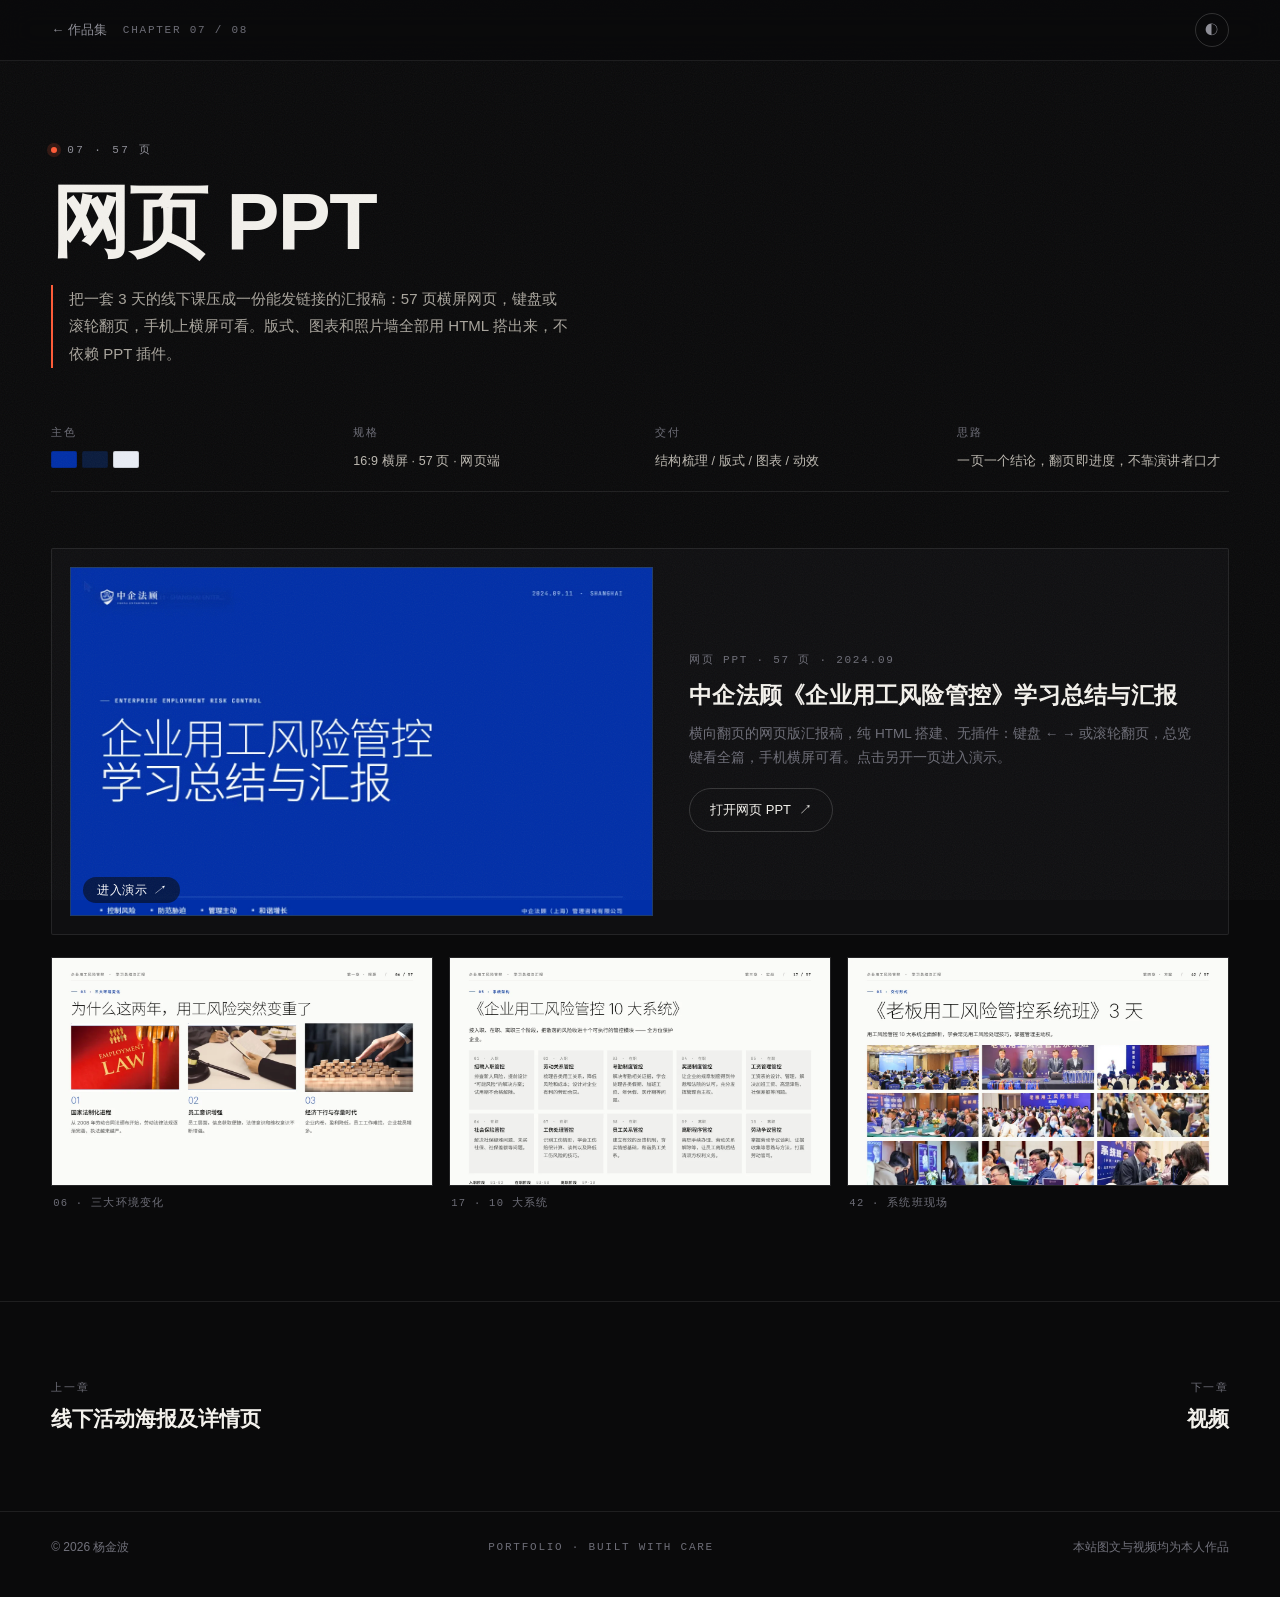
<file: chapter-deck.html>
<!doctype html>
<html lang="zh-CN">
<head>
<meta charset="utf-8">
<meta name="viewport" content="width=device-width, initial-scale=1">
<title>网页 PPT · 杨金波作品集</title>
<meta name="description" content="把一套 3 天的线下课压成一份能发链接的汇报稿：57 页横屏网页，键盘或滚轮翻页，手机上横屏可看。版式、图表和照片墙全部用 HTML 搭出来，不依赖 PPT 插件。">
<meta name="theme-color" content="#0a0a0b">
<link rel="stylesheet" href="styles.css?v=16">
</head>
<body>

<div class="grain" aria-hidden="true"></div>

<header class="chbar">
  <a class="chbar-back" href="index.html"><span aria-hidden="true">←</span> 作品集</a>
  <span class="mono chbar-c">Chapter 07 / 08</span>
  <button class="theme-toggle" id="themeToggle" type="button" aria-label="切换深色 / 浅色" aria-pressed="false"><span>◐</span></button>
</header>

<main>
  <section class="chintro" id="ch-deck" data-section="deck">
    <p class="eyebrow"><span class="dot"></span>07 · 57 页</p>
    <h1>网页 PPT</h1>
    <p class="chapter-note">把一套 3 天的线下课压成一份能发链接的汇报稿：57 页横屏网页，键盘或滚轮翻页，手机上横屏可看。版式、图表和照片墙全部用 HTML 搭出来，不依赖 PPT 插件。</p>

    <div class="spec">
      <div class="spec-cell"><span class="mono">主色</span><span class="swatches"><i style="background:#002FA8"></i><i style="background:#0A1B3D"></i><i style="background:#E9EDF5"></i></span></div>
      <div class="spec-cell"><span class="mono">规格</span><b>16:9 横屏 · 57 页 · 网页端</b></div>
      <div class="spec-cell"><span class="mono">交付</span><b>结构梳理 / 版式 / 图表 / 动效</b></div>
      <div class="spec-cell"><span class="mono">思路</span><b>一页一个结论，翻页即进度，不靠演讲者口才</b></div>
    </div>

    <a class="deck-card" href="deck/index.html" target="_blank" rel="noopener">
      <div class="deck-cover">
        <img src="assets/deck-cover.webp" alt="企业用工风险管控 · 网页 PPT 封面" loading="lazy" decoding="async">
        <span class="deck-open">进入演示 <i aria-hidden="true">↗</i></span>
      </div>
      <div class="deck-info">
        <span class="mono">网页 PPT · 57 页 · 2024.09</span>
        <h3>中企法顾《企业用工风险管控》学习总结与汇报</h3>
        <p>横向翻页的网页版汇报稿，纯 HTML 搭建、无插件：键盘 ← → 或滚轮翻页，总览键看全篇，手机横屏可看。点击另开一页进入演示。</p>
        <span class="deck-cta">打开网页 PPT <i aria-hidden="true">↗</i></span>
      </div>
    </a>

    <ul class="deck-shots">
      <li>
        <a href="deck/index.html" target="_blank" rel="noopener">
          <span class="deck-shot-img"><img src="assets/deck/shot-1.webp" alt="三大环境变化 页面" loading="lazy" decoding="async"></span>
          <span class="mono">06 · 三大环境变化</span>
        </a>
      </li>
      <li>
        <a href="deck/index.html" target="_blank" rel="noopener">
          <span class="deck-shot-img"><img src="assets/deck/shot-2.webp" alt="企业用工风险管控 10 大系统 页面" loading="lazy" decoding="async"></span>
          <span class="mono">17 · 10 大系统</span>
        </a>
      </li>
      <li>
        <a href="deck/index.html" target="_blank" rel="noopener">
          <span class="deck-shot-img"><img src="assets/deck/shot-3.webp" alt="系统班现场 页面" loading="lazy" decoding="async"></span>
          <span class="mono">42 · 系统班现场</span>
        </a>
      </li>
    </ul>
  </section>

  <nav class="chnav">
    <a class="chnav-item" href="chapter-xp.html"><span class="mono">上一章</span><b>线下活动海报及详情页</b></a>
    <a class="chnav-item next" href="chapter-videos.html"><span class="mono">下一章</span><b>视频</b></a>
  </nav>
</main>

<footer class="site-foot">
  <span>© 2026 杨金波</span>
  <span class="mono">Portfolio · Built with care</span>
  <span>本站图文与视频均为本人作品</span>
</footer>

<div class="lightbox" id="lightbox" hidden>
  <div class="lb-bar">
    <span class="lb-index mono" id="lbIndex"></span>
    <span class="lb-title" id="lbTitle"></span>
    <button class="lb-close" id="lbClose" aria-label="关闭">✕</button>
  </div>
  <button class="lb-nav prev" id="lbPrev" aria-label="上一张">←</button>
  <button class="lb-nav next" id="lbNext" aria-label="下一张">→</button>
  <div class="lb-stage" id="lbStage"></div>
  <p class="lb-desc" id="lbDesc"></p>
</div>

<script src="data.js?v=16"></script>
<script src="app.js?v=16"></script>
</body>
</html>
</file>
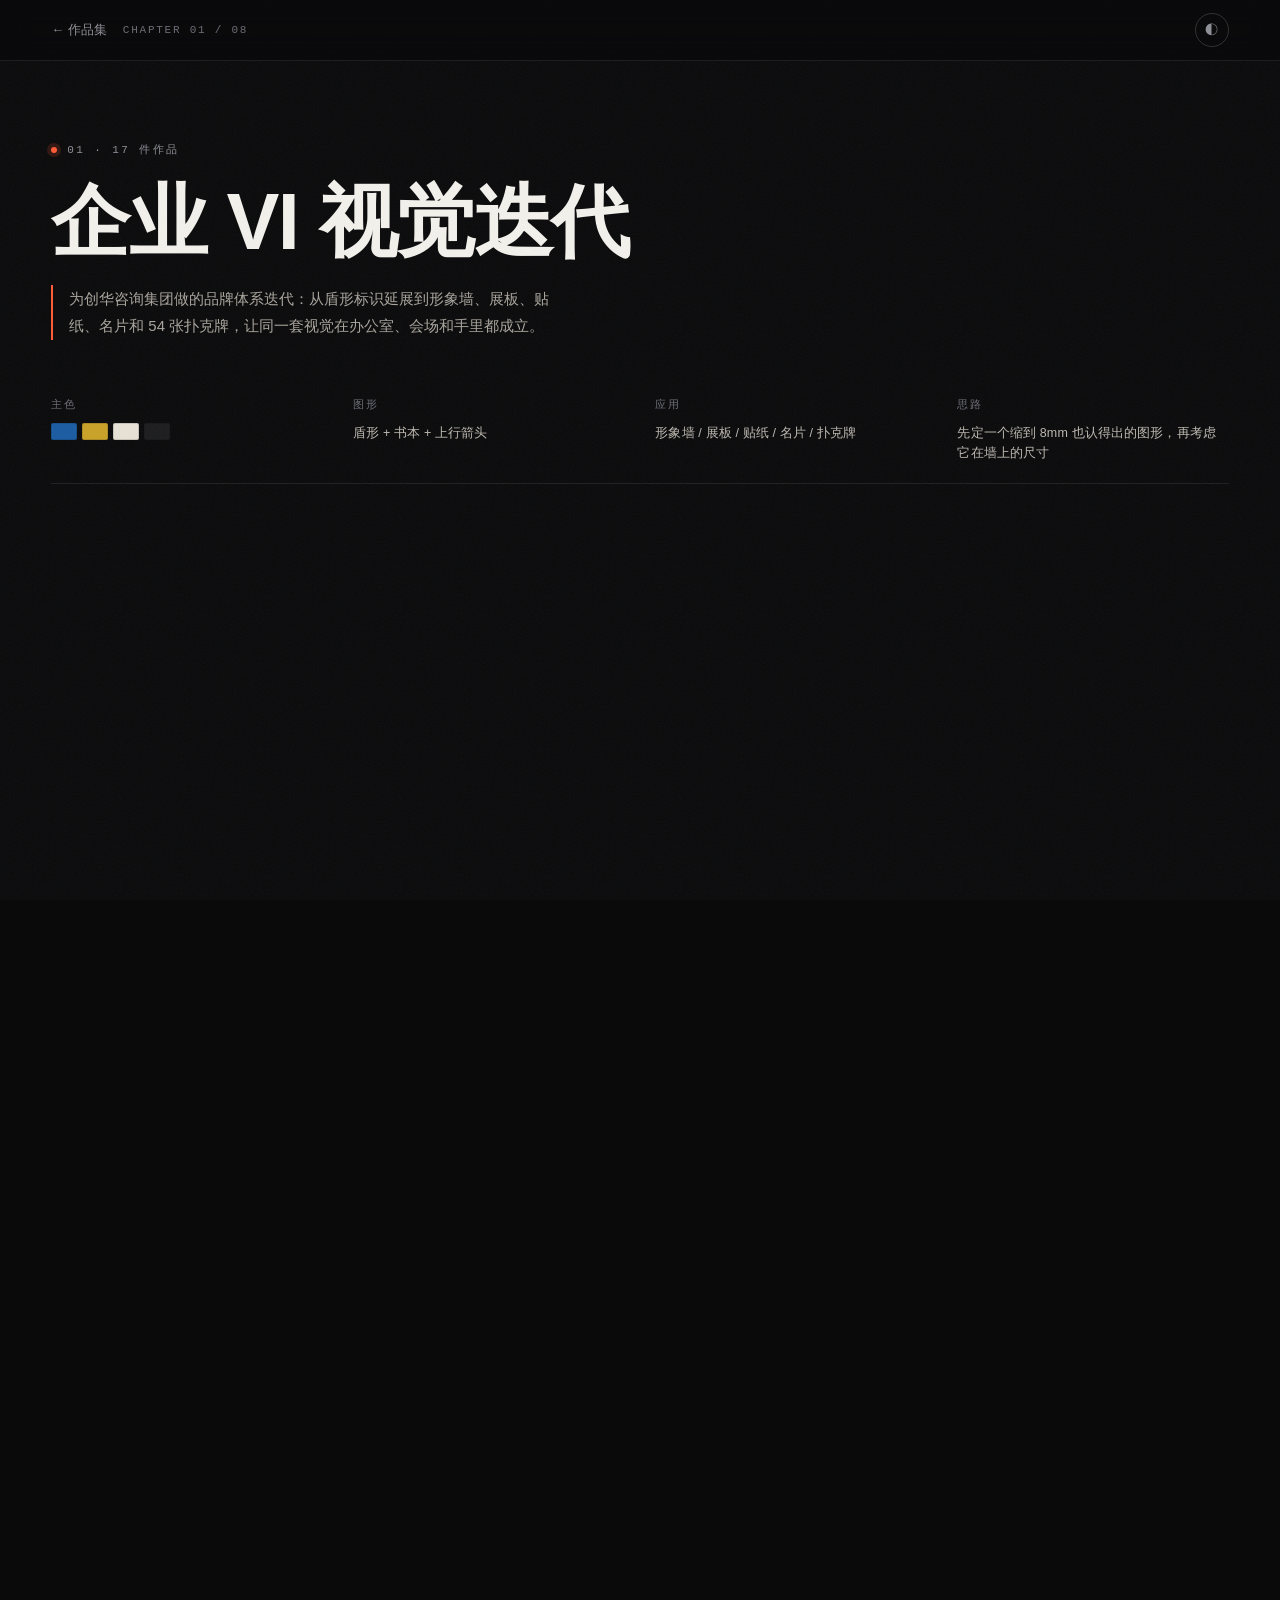
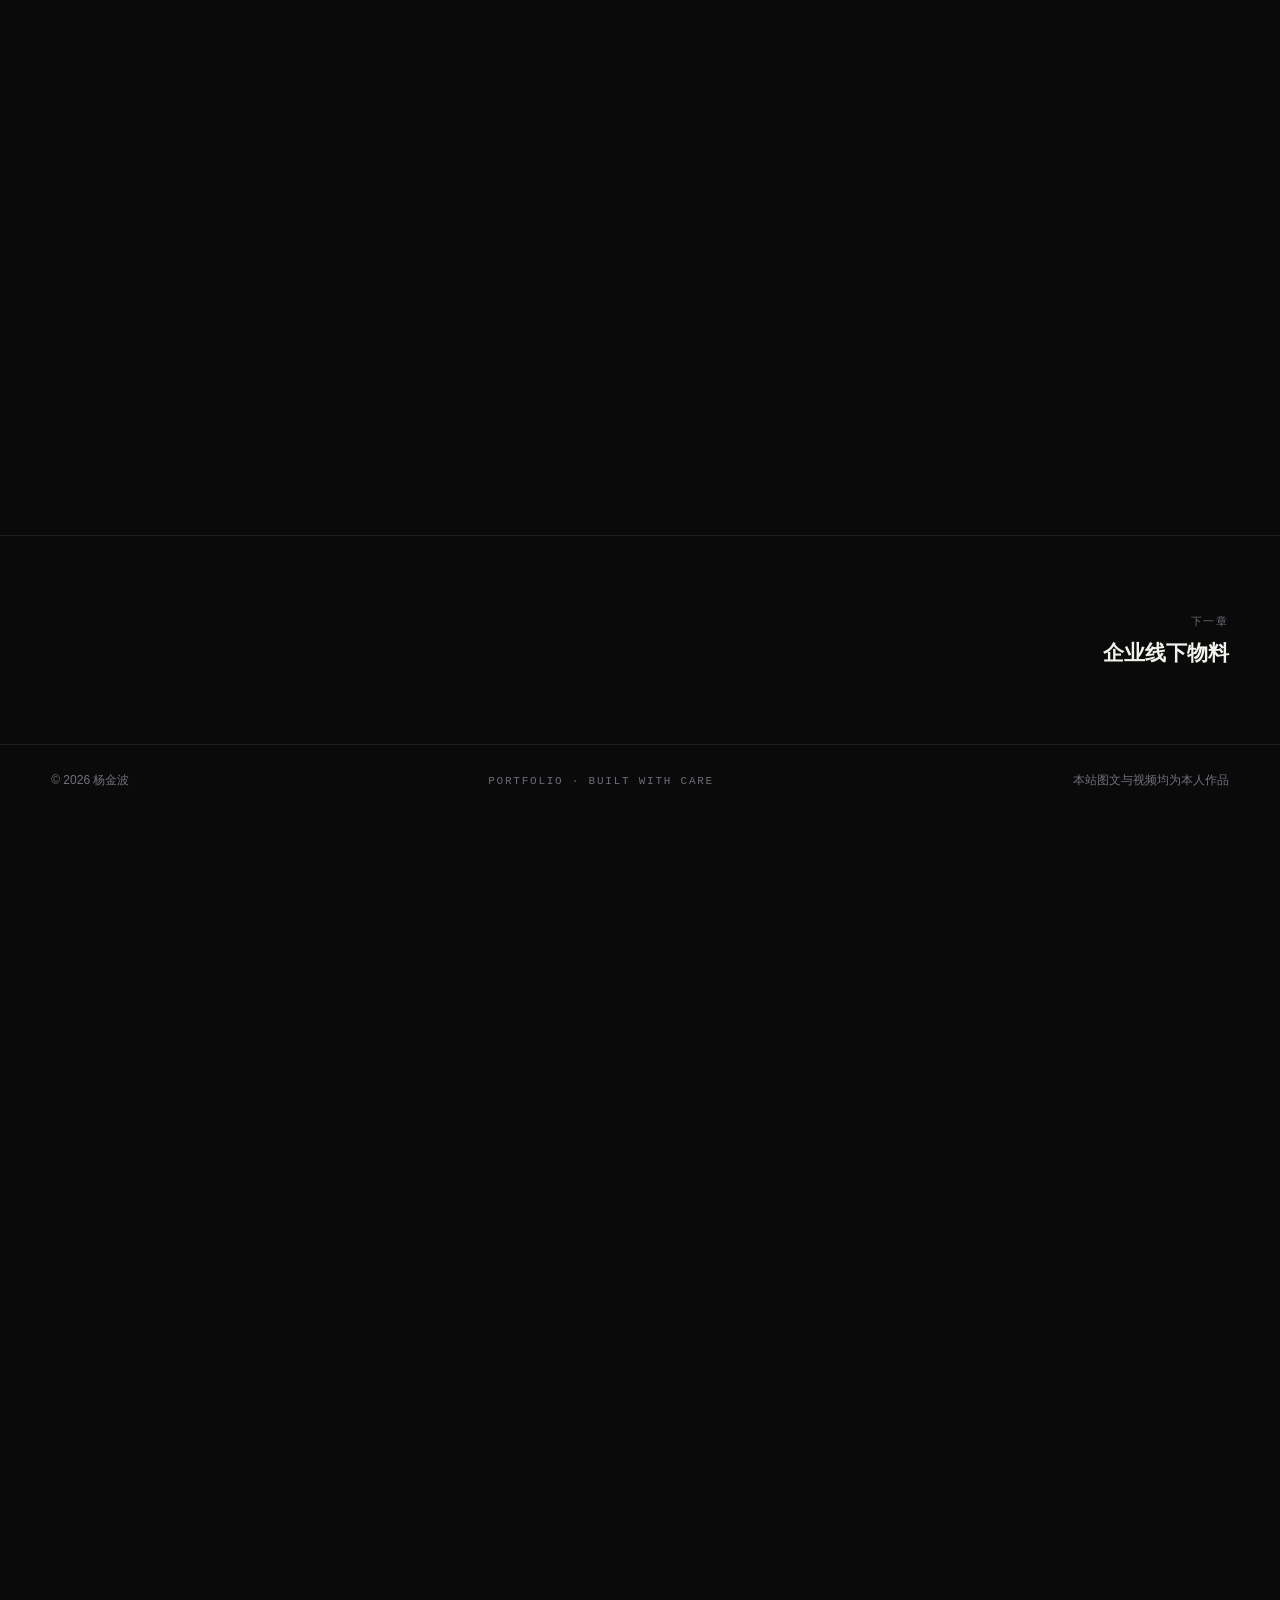
<file: chapter-vi.html>
<!doctype html>
<html lang="zh-CN">
<head>
<meta charset="utf-8">
<meta name="viewport" content="width=device-width, initial-scale=1">
<title>企业 VI 视觉迭代 · 杨金波作品集</title>
<meta name="description" content="为创华咨询集团做的品牌体系迭代：从盾形标识延展到形象墙、展板、贴纸、名片和 54 张扑克牌，让同一套视觉在办公室、会场和手里都成立。">
<meta name="theme-color" content="#0a0a0b">
<link rel="stylesheet" href="styles.css?v=16">
</head>
<body>

<div class="grain" aria-hidden="true"></div>

<header class="chbar">
  <a class="chbar-back" href="index.html"><span aria-hidden="true">←</span> 作品集</a>
  <span class="mono chbar-c">Chapter 01 / 08</span>
  <button class="theme-toggle" id="themeToggle" type="button" aria-label="切换深色 / 浅色" aria-pressed="false"><span>◐</span></button>
</header>

<main>
  <section class="chintro" id="ch-vi" data-section="vi">
    <p class="eyebrow"><span class="dot"></span>01 · 17 件作品</p>
    <h1>企业 VI 视觉迭代</h1>
    <p class="chapter-note">为创华咨询集团做的品牌体系迭代：从盾形标识延展到形象墙、展板、贴纸、名片和 54 张扑克牌，让同一套视觉在办公室、会场和手里都成立。</p>

    <div class="spec">
      <div class="spec-cell"><span class="mono">主色</span><span class="swatches"><i style="background:#1A5CA2"></i><i style="background:#C9A227"></i><i style="background:#E8E2D6"></i><i style="background:#1C1C1E"></i></span></div>
      <div class="spec-cell"><span class="mono">图形</span><b>盾形 + 书本 + 上行箭头</b></div>
      <div class="spec-cell"><span class="mono">应用</span><b>形象墙 / 展板 / 贴纸 / 名片 / 扑克牌</b></div>
      <div class="spec-cell"><span class="mono">思路</span><b>先定一个缩到 8mm 也认得出的图形，再考虑它在墙上的尺寸</b></div>
    </div>

    <div class="grid grid--detail" data-grid></div>
  </section>

  <nav class="chnav">
    <span></span>
    <a class="chnav-item next" href="chapter-xl.html"><span class="mono">下一章</span><b>企业线下物料</b></a>
  </nav>
</main>

<footer class="site-foot">
  <span>© 2026 杨金波</span>
  <span class="mono">Portfolio · Built with care</span>
  <span>本站图文与视频均为本人作品</span>
</footer>

<div class="lightbox" id="lightbox" hidden>
  <div class="lb-bar">
    <span class="lb-index mono" id="lbIndex"></span>
    <span class="lb-title" id="lbTitle"></span>
    <button class="lb-close" id="lbClose" aria-label="关闭">✕</button>
  </div>
  <button class="lb-nav prev" id="lbPrev" aria-label="上一张">←</button>
  <button class="lb-nav next" id="lbNext" aria-label="下一张">→</button>
  <div class="lb-stage" id="lbStage"></div>
  <p class="lb-desc" id="lbDesc"></p>
</div>

<script src="data.js?v=16"></script>
<script src="app.js?v=16"></script>
</body>
</html>
</file>
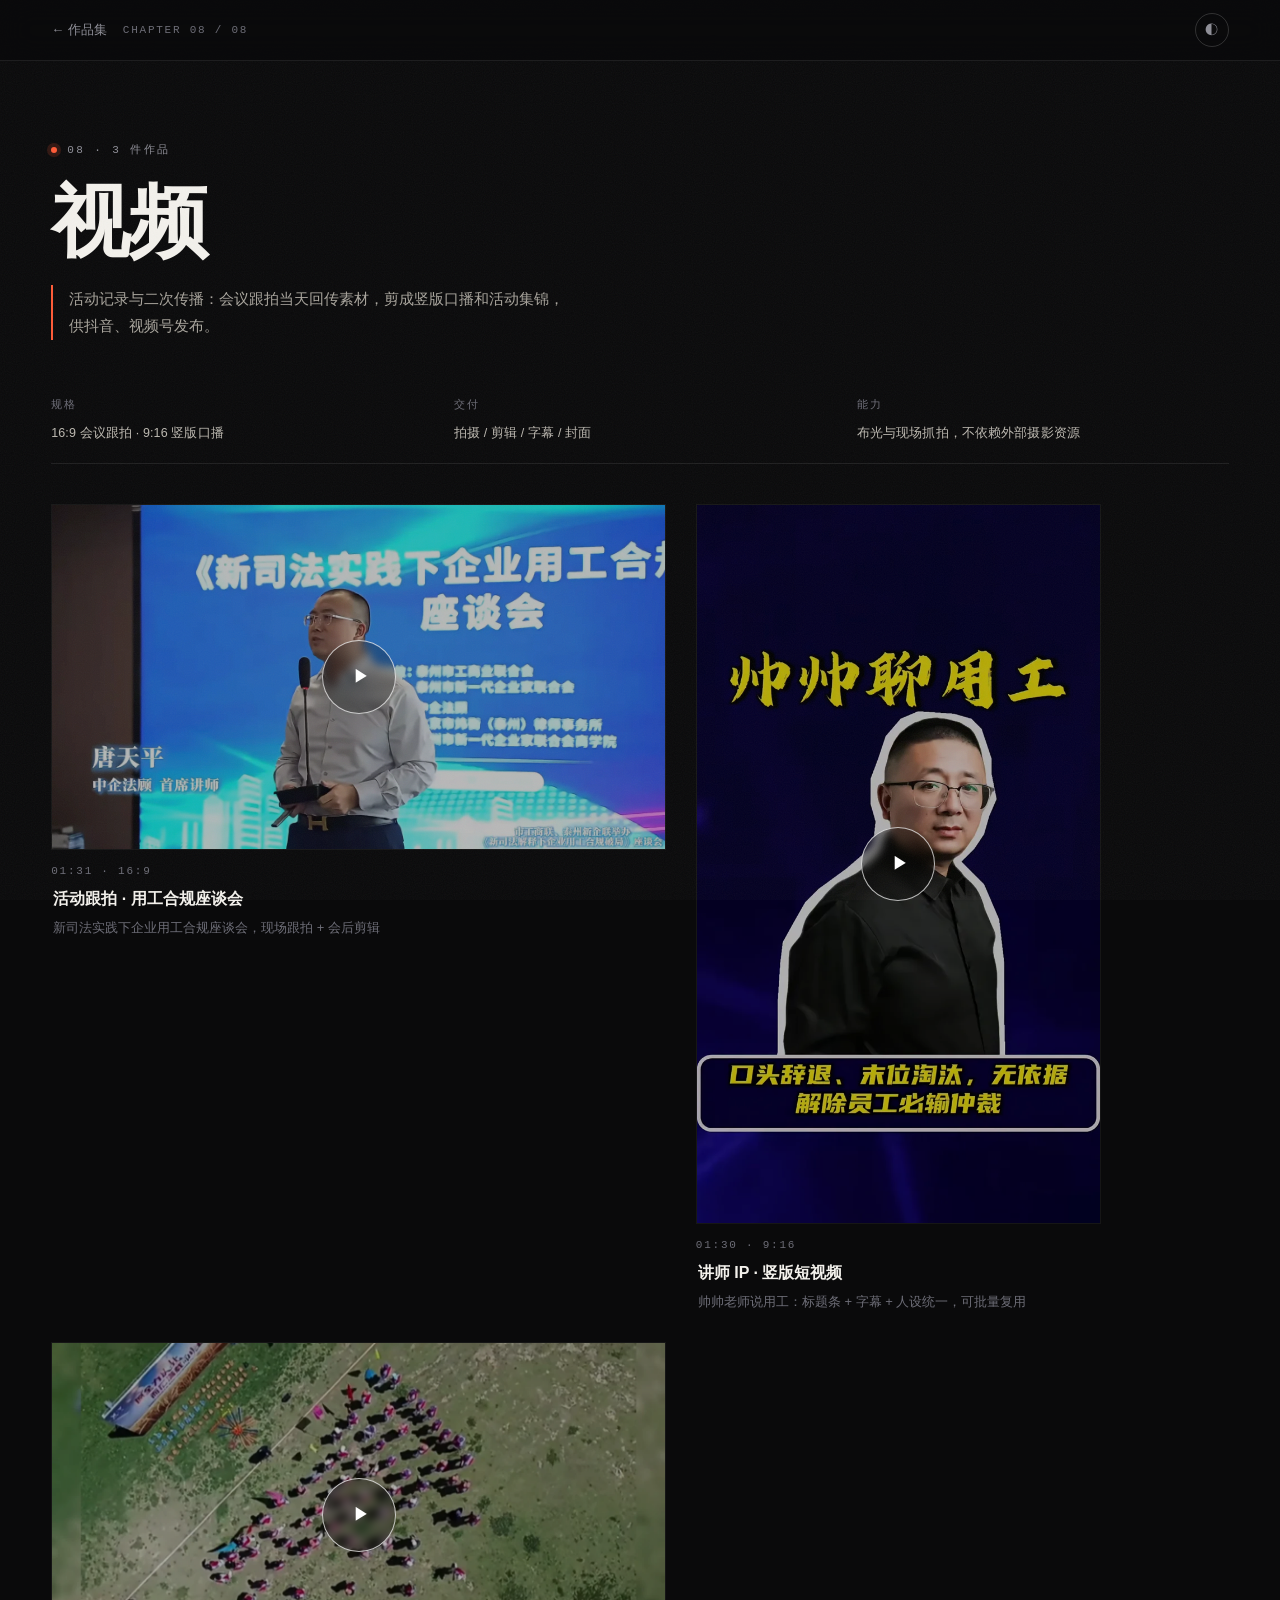
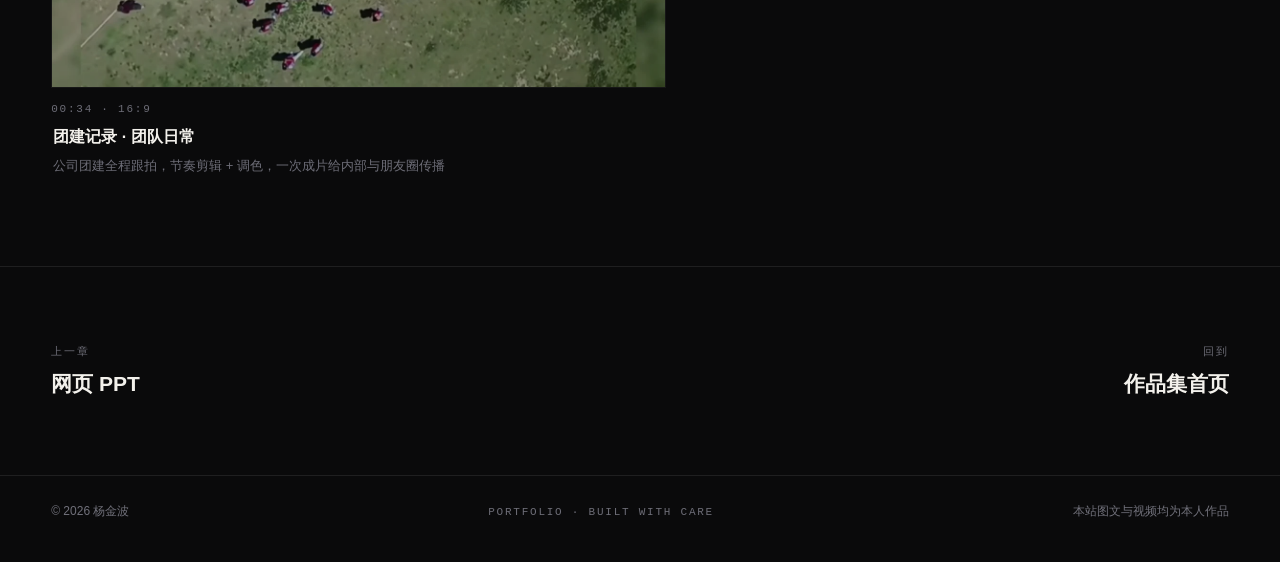
<file: chapter-videos.html>
<!doctype html>
<html lang="zh-CN">
<head>
<meta charset="utf-8">
<meta name="viewport" content="width=device-width, initial-scale=1">
<title>视频 · 杨金波作品集</title>
<meta name="description" content="活动记录与二次传播：会议跟拍当天回传素材，剪成竖版口播和活动集锦，供抖音、视频号发布。">
<meta name="theme-color" content="#0a0a0b">
<link rel="stylesheet" href="styles.css?v=16">
</head>
<body>

<div class="grain" aria-hidden="true"></div>

<header class="chbar">
  <a class="chbar-back" href="index.html"><span aria-hidden="true">←</span> 作品集</a>
  <span class="mono chbar-c">Chapter 08 / 08</span>
  <button class="theme-toggle" id="themeToggle" type="button" aria-label="切换深色 / 浅色" aria-pressed="false"><span>◐</span></button>
</header>

<main>
  <section class="chintro" id="ch-videos" data-section="videos">
    <p class="eyebrow"><span class="dot"></span>08 · 3 件作品</p>
    <h1>视频</h1>
    <p class="chapter-note">活动记录与二次传播：会议跟拍当天回传素材，剪成竖版口播和活动集锦，供抖音、视频号发布。</p>

    <div class="spec">
      <div class="spec-cell"><span class="mono">规格</span><b>16:9 会议跟拍 · 9:16 竖版口播</b></div>
      <div class="spec-cell"><span class="mono">交付</span><b>拍摄 / 剪辑 / 字幕 / 封面</b></div>
      <div class="spec-cell"><span class="mono">能力</span><b>布光与现场抓拍，不依赖外部摄影资源</b></div>
    </div>

    <div class="video-grid" data-video-grid></div>
  </section>

  <nav class="chnav">
    <a class="chnav-item" href="chapter-deck.html"><span class="mono">上一章</span><b>网页 PPT</b></a>
    <a class="chnav-item next" href="index.html"><span class="mono">回到</span><b>作品集首页</b></a>
  </nav>
</main>

<footer class="site-foot">
  <span>© 2026 杨金波</span>
  <span class="mono">Portfolio · Built with care</span>
  <span>本站图文与视频均为本人作品</span>
</footer>

<div class="lightbox" id="lightbox" hidden>
  <div class="lb-bar">
    <span class="lb-index mono" id="lbIndex"></span>
    <span class="lb-title" id="lbTitle"></span>
    <button class="lb-close" id="lbClose" aria-label="关闭">✕</button>
  </div>
  <button class="lb-nav prev" id="lbPrev" aria-label="上一张">←</button>
  <button class="lb-nav next" id="lbNext" aria-label="下一张">→</button>
  <div class="lb-stage" id="lbStage"></div>
  <p class="lb-desc" id="lbDesc"></p>
</div>

<script src="data.js?v=16"></script>
<script src="app.js?v=16"></script>
</body>
</html>
</file>
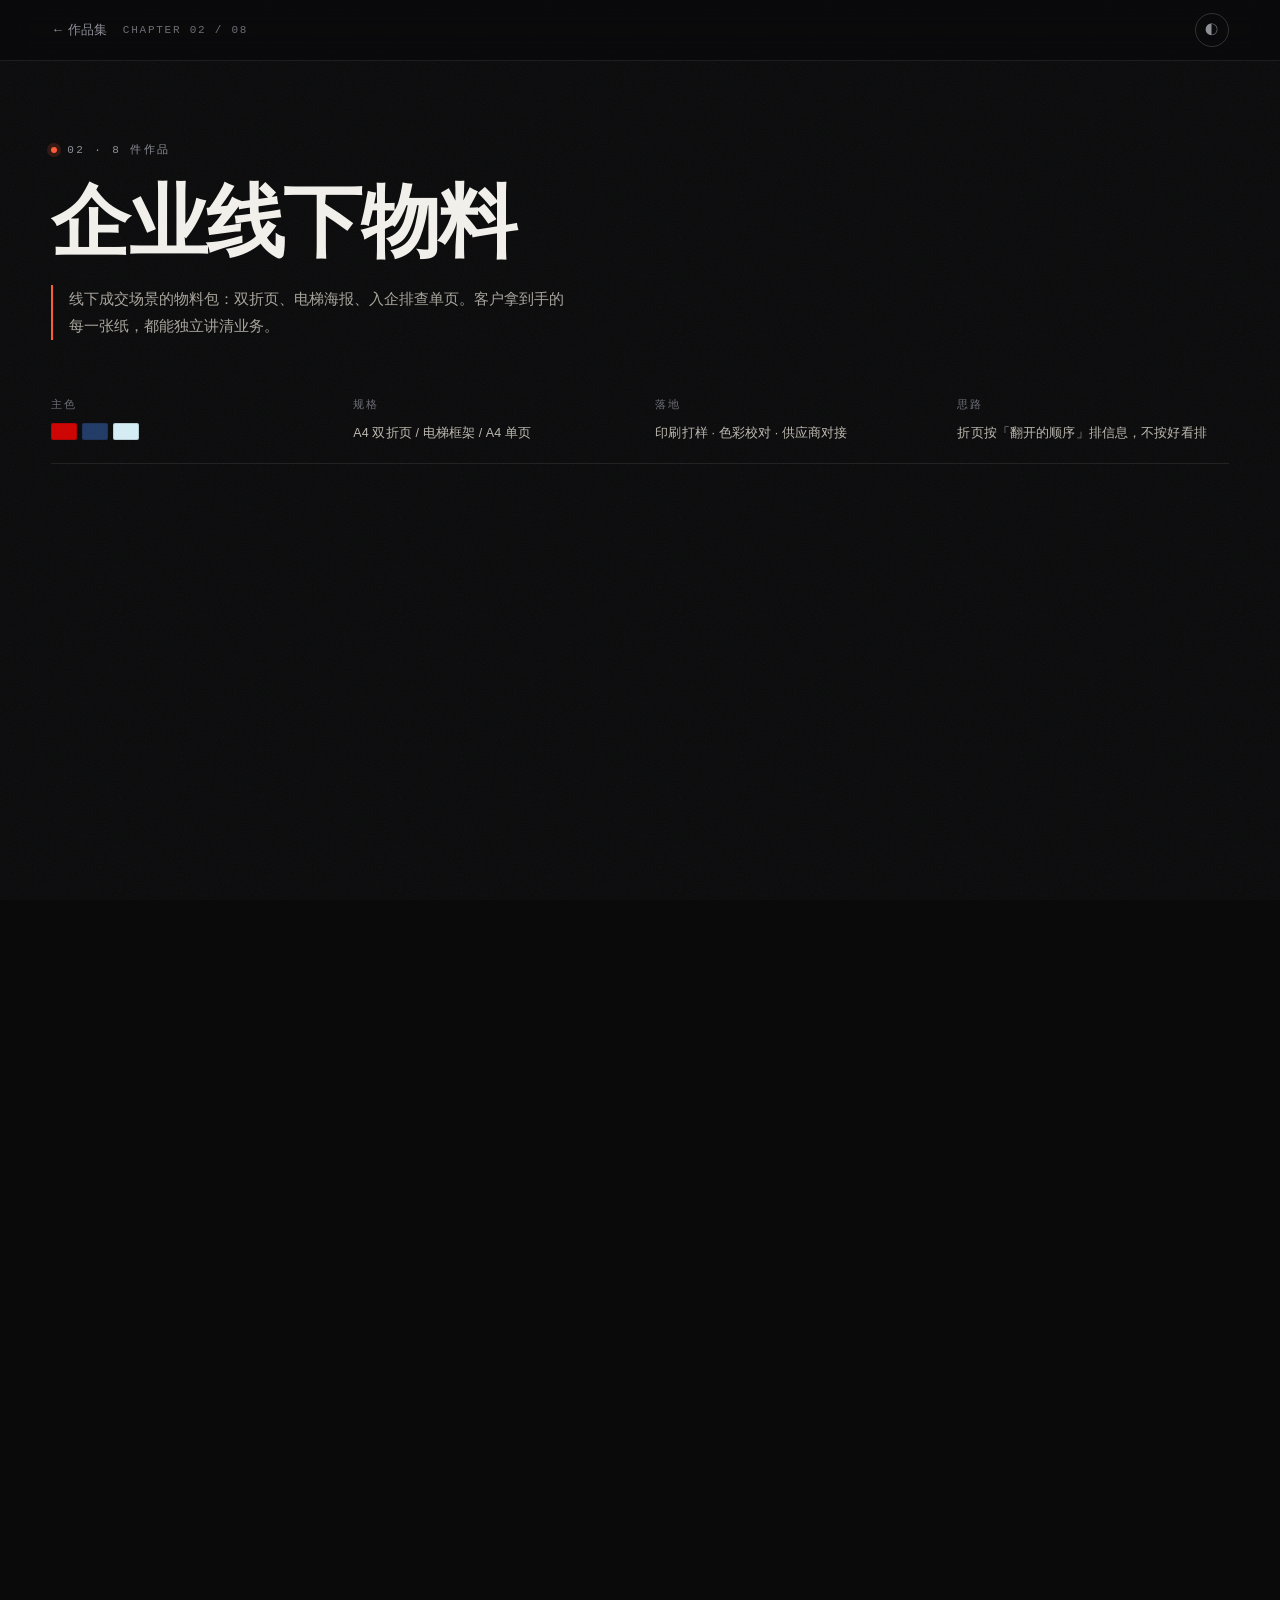
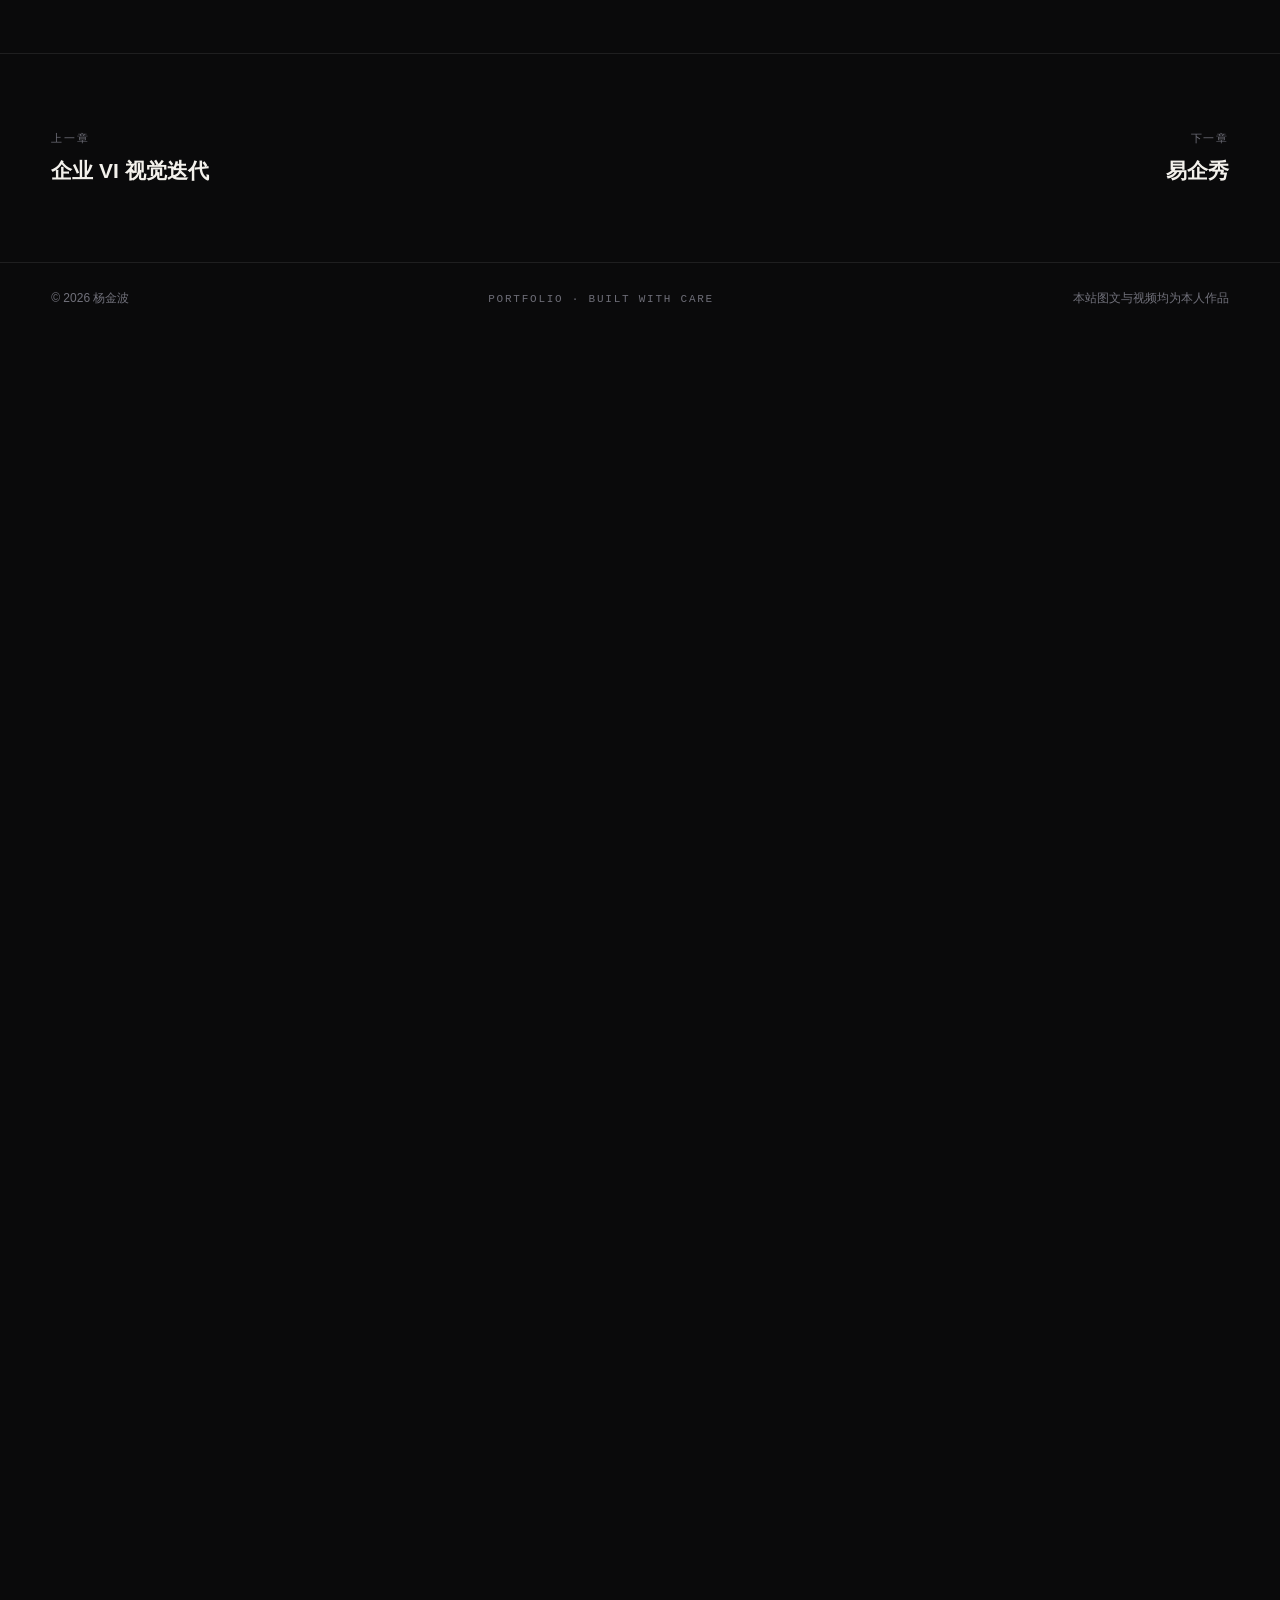
<file: chapter-xl.html>
<!doctype html>
<html lang="zh-CN">
<head>
<meta charset="utf-8">
<meta name="viewport" content="width=device-width, initial-scale=1">
<title>企业线下物料 · 杨金波作品集</title>
<meta name="description" content="线下成交场景的物料包：双折页、电梯海报、入企排查单页。客户拿到手的每一张纸，都能独立讲清业务。">
<meta name="theme-color" content="#0a0a0b">
<link rel="stylesheet" href="styles.css?v=16">
</head>
<body>

<div class="grain" aria-hidden="true"></div>

<header class="chbar">
  <a class="chbar-back" href="index.html"><span aria-hidden="true">←</span> 作品集</a>
  <span class="mono chbar-c">Chapter 02 / 08</span>
  <button class="theme-toggle" id="themeToggle" type="button" aria-label="切换深色 / 浅色" aria-pressed="false"><span>◐</span></button>
</header>

<main>
  <section class="chintro" id="ch-xl" data-section="xl">
    <p class="eyebrow"><span class="dot"></span>02 · 8 件作品</p>
    <h1>企业线下物料</h1>
    <p class="chapter-note">线下成交场景的物料包：双折页、电梯海报、入企排查单页。客户拿到手的每一张纸，都能独立讲清业务。</p>

    <div class="spec">
      <div class="spec-cell"><span class="mono">主色</span><span class="swatches"><i style="background:#CE0200"></i><i style="background:#1F3A66"></i><i style="background:#D6EEF6"></i></span></div>
      <div class="spec-cell"><span class="mono">规格</span><b>A4 双折页 / 电梯框架 / A4 单页</b></div>
      <div class="spec-cell"><span class="mono">落地</span><b>印刷打样 · 色彩校对 · 供应商对接</b></div>
      <div class="spec-cell"><span class="mono">思路</span><b>折页按「翻开的顺序」排信息，不按好看排</b></div>
    </div>

    <div class="grid grid--detail" data-grid></div>
  </section>

  <nav class="chnav">
    <a class="chnav-item" href="chapter-vi.html"><span class="mono">上一章</span><b>企业 VI 视觉迭代</b></a>
    <a class="chnav-item next" href="chapter-yqx.html"><span class="mono">下一章</span><b>易企秀</b></a>
  </nav>
</main>

<footer class="site-foot">
  <span>© 2026 杨金波</span>
  <span class="mono">Portfolio · Built with care</span>
  <span>本站图文与视频均为本人作品</span>
</footer>

<div class="lightbox" id="lightbox" hidden>
  <div class="lb-bar">
    <span class="lb-index mono" id="lbIndex"></span>
    <span class="lb-title" id="lbTitle"></span>
    <button class="lb-close" id="lbClose" aria-label="关闭">✕</button>
  </div>
  <button class="lb-nav prev" id="lbPrev" aria-label="上一张">←</button>
  <button class="lb-nav next" id="lbNext" aria-label="下一张">→</button>
  <div class="lb-stage" id="lbStage"></div>
  <p class="lb-desc" id="lbDesc"></p>
</div>

<script src="data.js?v=16"></script>
<script src="app.js?v=16"></script>
</body>
</html>
</file>
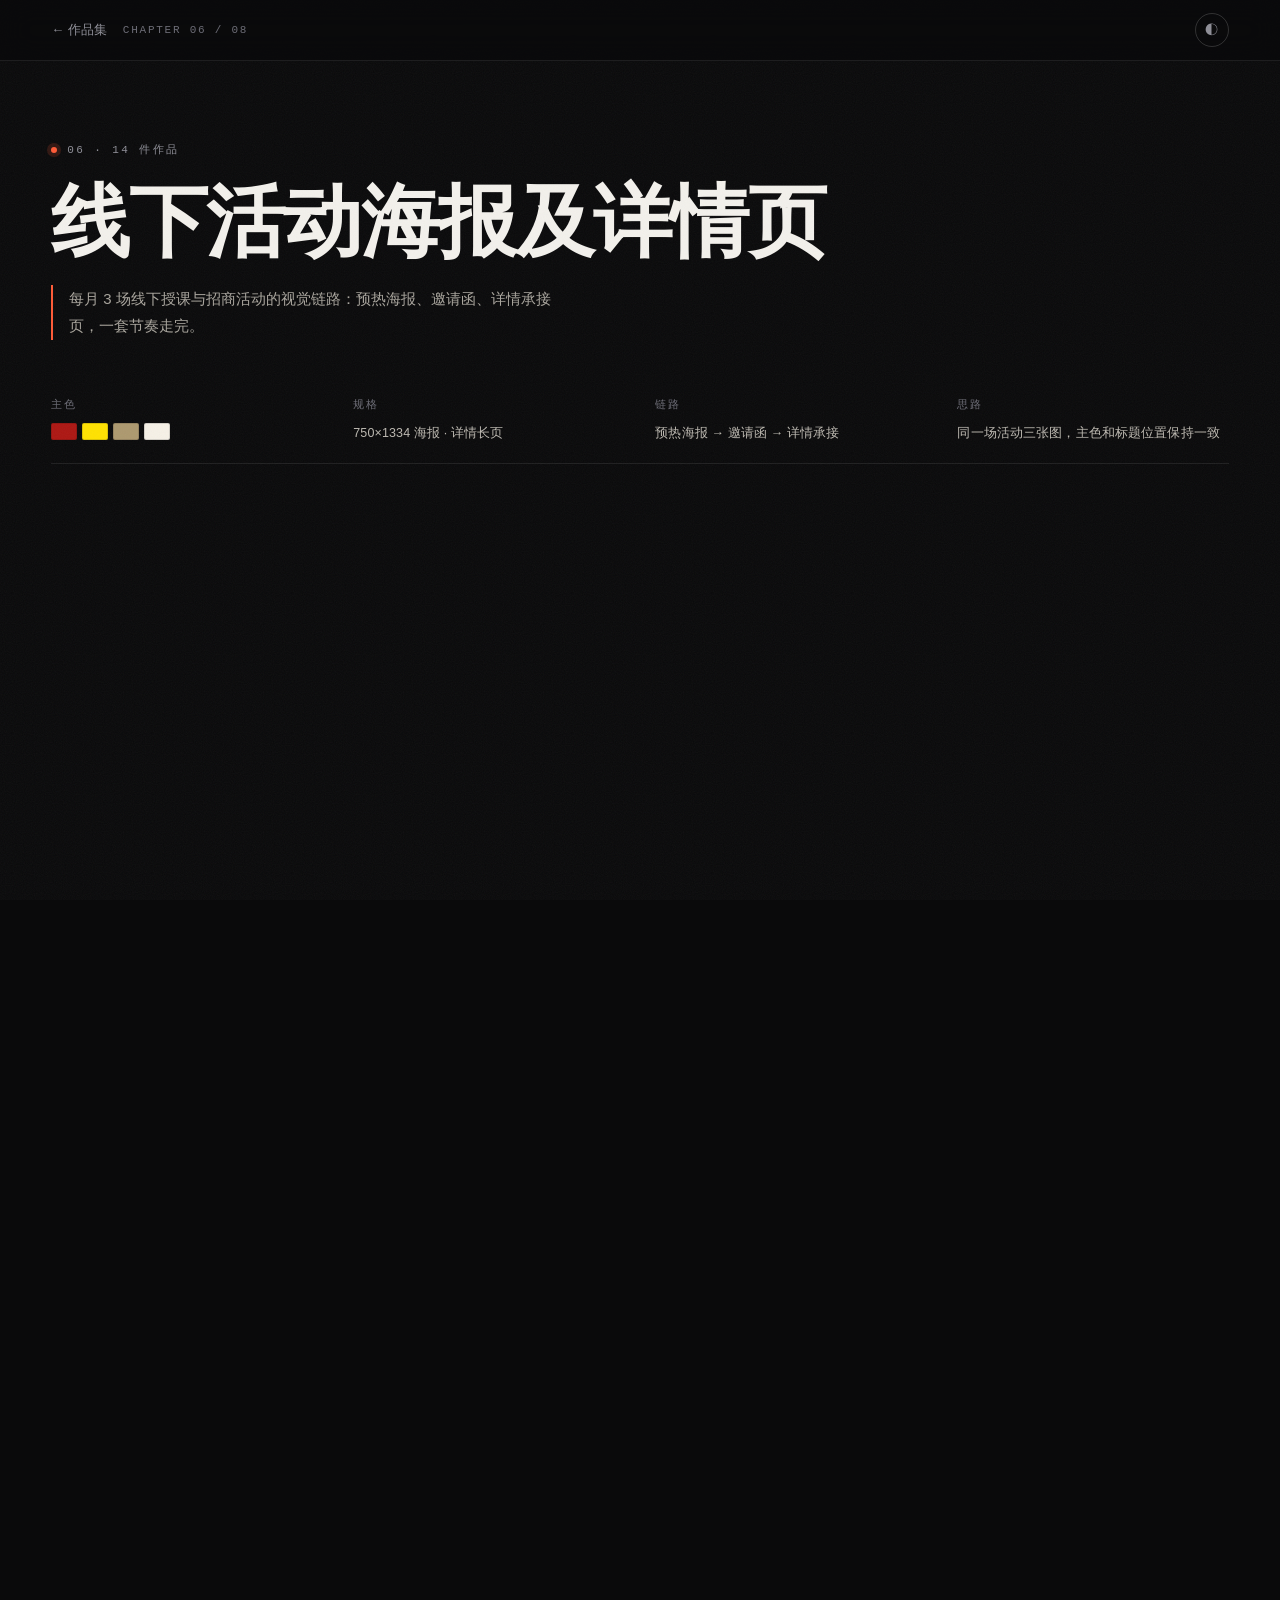
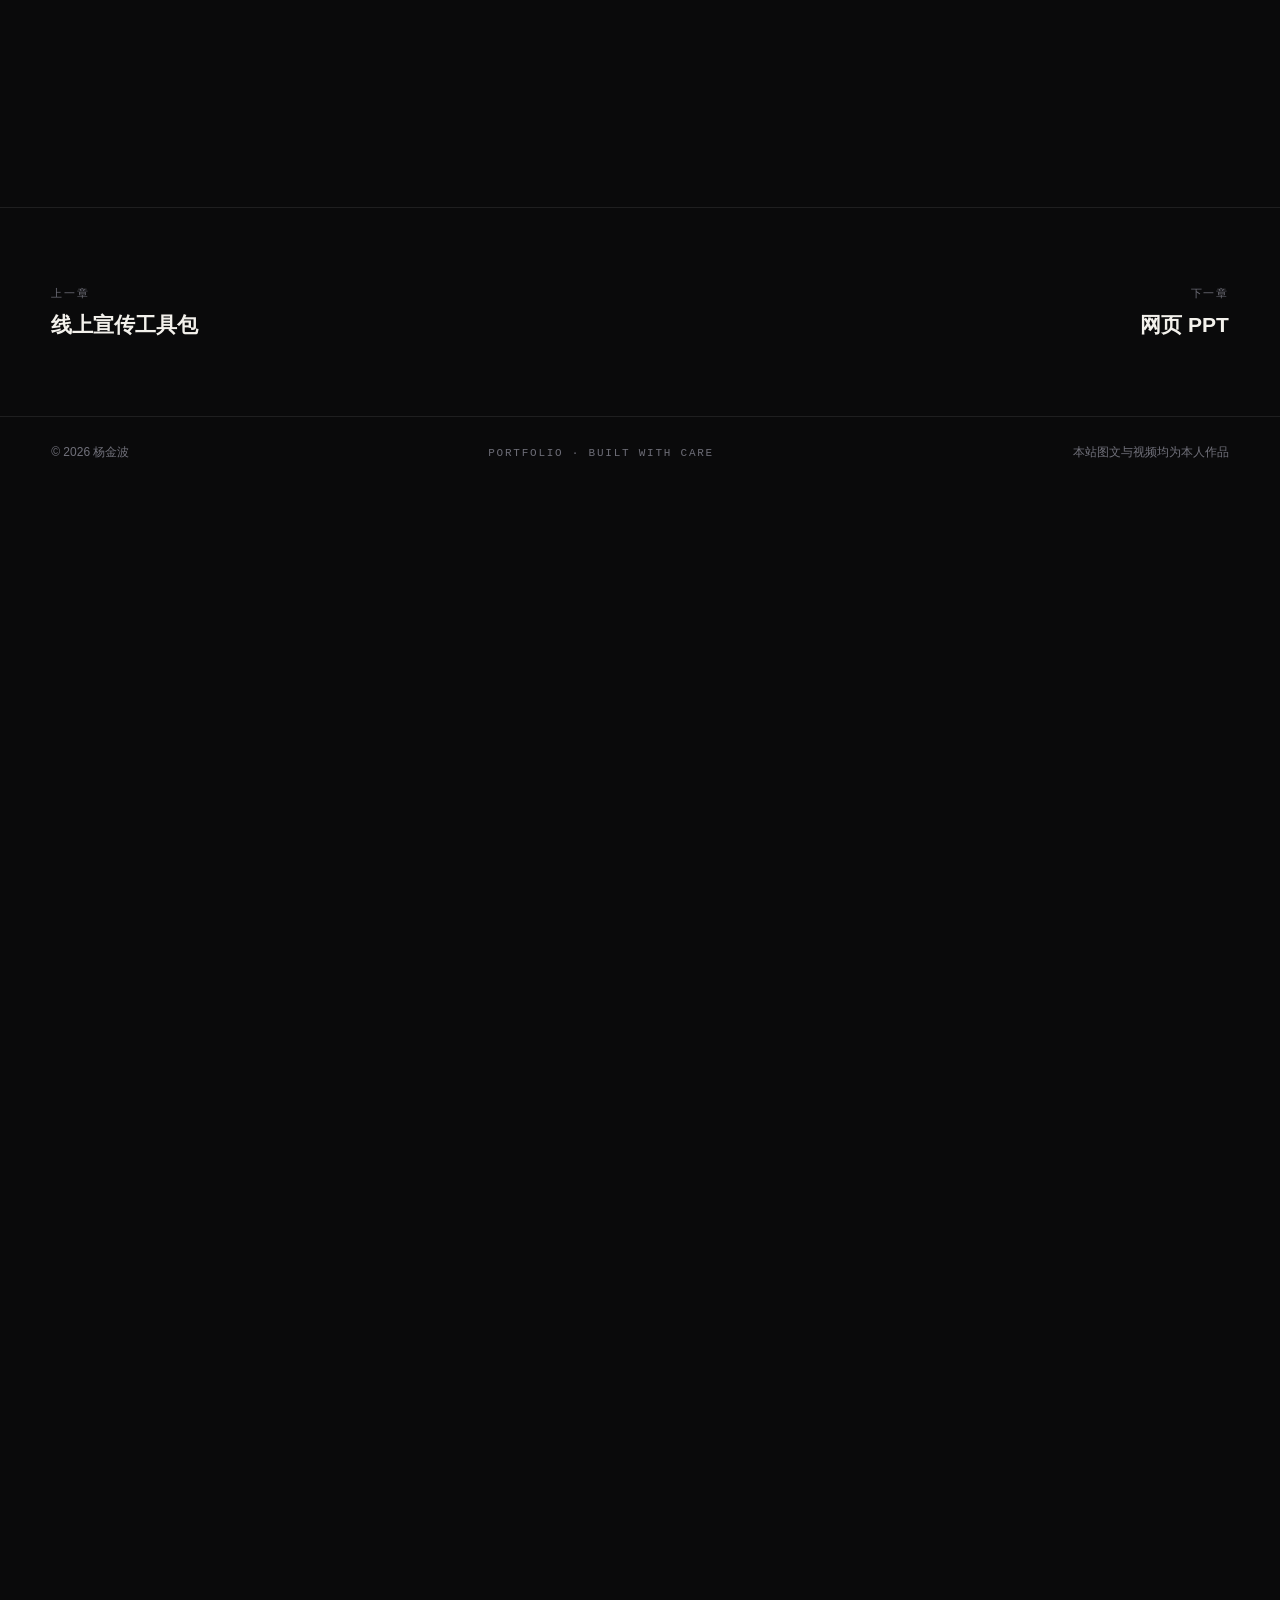
<file: chapter-xp.html>
<!doctype html>
<html lang="zh-CN">
<head>
<meta charset="utf-8">
<meta name="viewport" content="width=device-width, initial-scale=1">
<title>线下活动海报及详情页 · 杨金波作品集</title>
<meta name="description" content="每月 3 场线下授课与招商活动的视觉链路：预热海报、邀请函、详情承接页，一套节奏走完。">
<meta name="theme-color" content="#0a0a0b">
<link rel="stylesheet" href="styles.css?v=16">
</head>
<body>

<div class="grain" aria-hidden="true"></div>

<header class="chbar">
  <a class="chbar-back" href="index.html"><span aria-hidden="true">←</span> 作品集</a>
  <span class="mono chbar-c">Chapter 06 / 08</span>
  <button class="theme-toggle" id="themeToggle" type="button" aria-label="切换深色 / 浅色" aria-pressed="false"><span>◐</span></button>
</header>

<main>
  <section class="chintro" id="ch-xp" data-section="xp">
    <p class="eyebrow"><span class="dot"></span>06 · 14 件作品</p>
    <h1>线下活动海报及详情页</h1>
    <p class="chapter-note">每月 3 场线下授课与招商活动的视觉链路：预热海报、邀请函、详情承接页，一套节奏走完。</p>

    <div class="spec">
      <div class="spec-cell"><span class="mono">主色</span><span class="swatches"><i style="background:#AD1713"></i><i style="background:#FFE201"></i><i style="background:#AD996F"></i><i style="background:#F6F1E7"></i></span></div>
      <div class="spec-cell"><span class="mono">规格</span><b>750×1334 海报 · 详情长页</b></div>
      <div class="spec-cell"><span class="mono">链路</span><b>预热海报 → 邀请函 → 详情承接</b></div>
      <div class="spec-cell"><span class="mono">思路</span><b>同一场活动三张图，主色和标题位置保持一致</b></div>
    </div>

    <div class="grid grid--detail" data-grid></div>
  </section>

  <nav class="chnav">
    <a class="chnav-item" href="chapter-zq.html"><span class="mono">上一章</span><b>线上宣传工具包</b></a>
    <a class="chnav-item next" href="chapter-deck.html"><span class="mono">下一章</span><b>网页 PPT</b></a>
  </nav>
</main>

<footer class="site-foot">
  <span>© 2026 杨金波</span>
  <span class="mono">Portfolio · Built with care</span>
  <span>本站图文与视频均为本人作品</span>
</footer>

<div class="lightbox" id="lightbox" hidden>
  <div class="lb-bar">
    <span class="lb-index mono" id="lbIndex"></span>
    <span class="lb-title" id="lbTitle"></span>
    <button class="lb-close" id="lbClose" aria-label="关闭">✕</button>
  </div>
  <button class="lb-nav prev" id="lbPrev" aria-label="上一张">←</button>
  <button class="lb-nav next" id="lbNext" aria-label="下一张">→</button>
  <div class="lb-stage" id="lbStage"></div>
  <p class="lb-desc" id="lbDesc"></p>
</div>

<script src="data.js?v=16"></script>
<script src="app.js?v=16"></script>
</body>
</html>
</file>
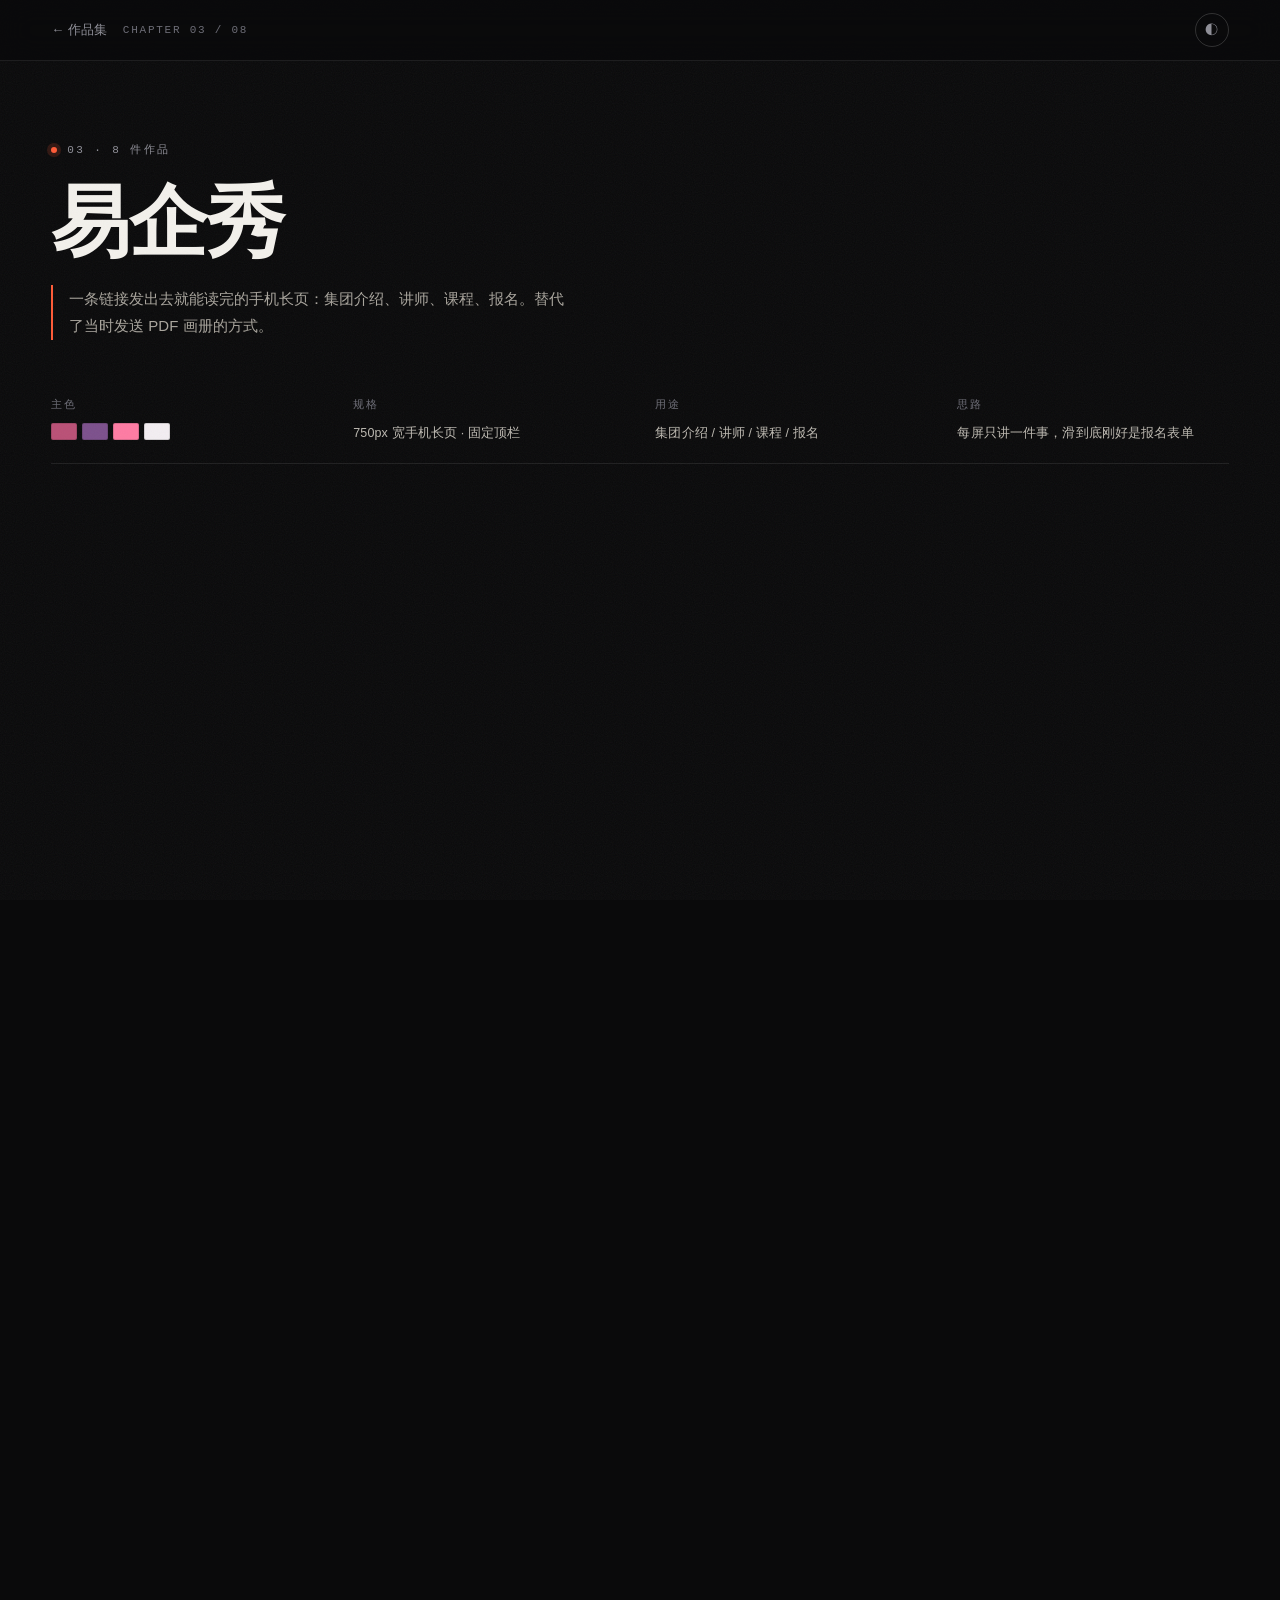
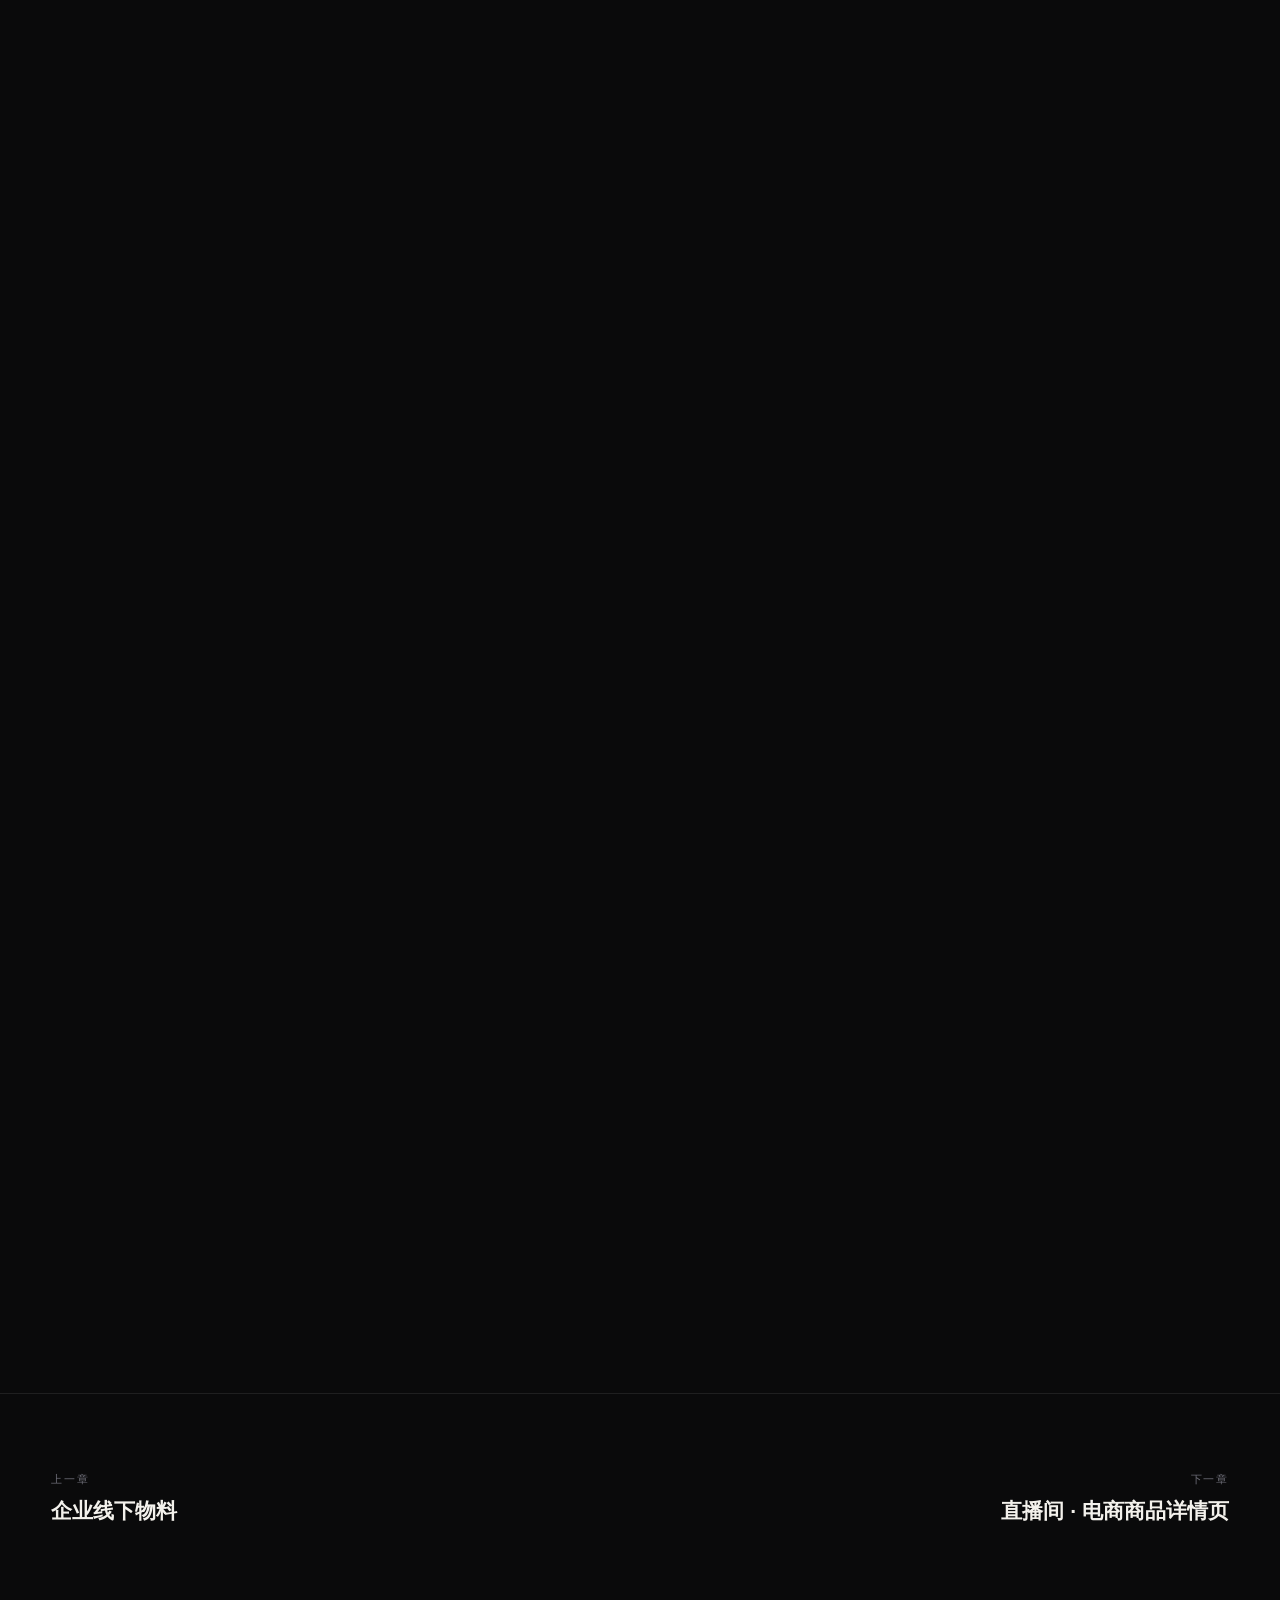
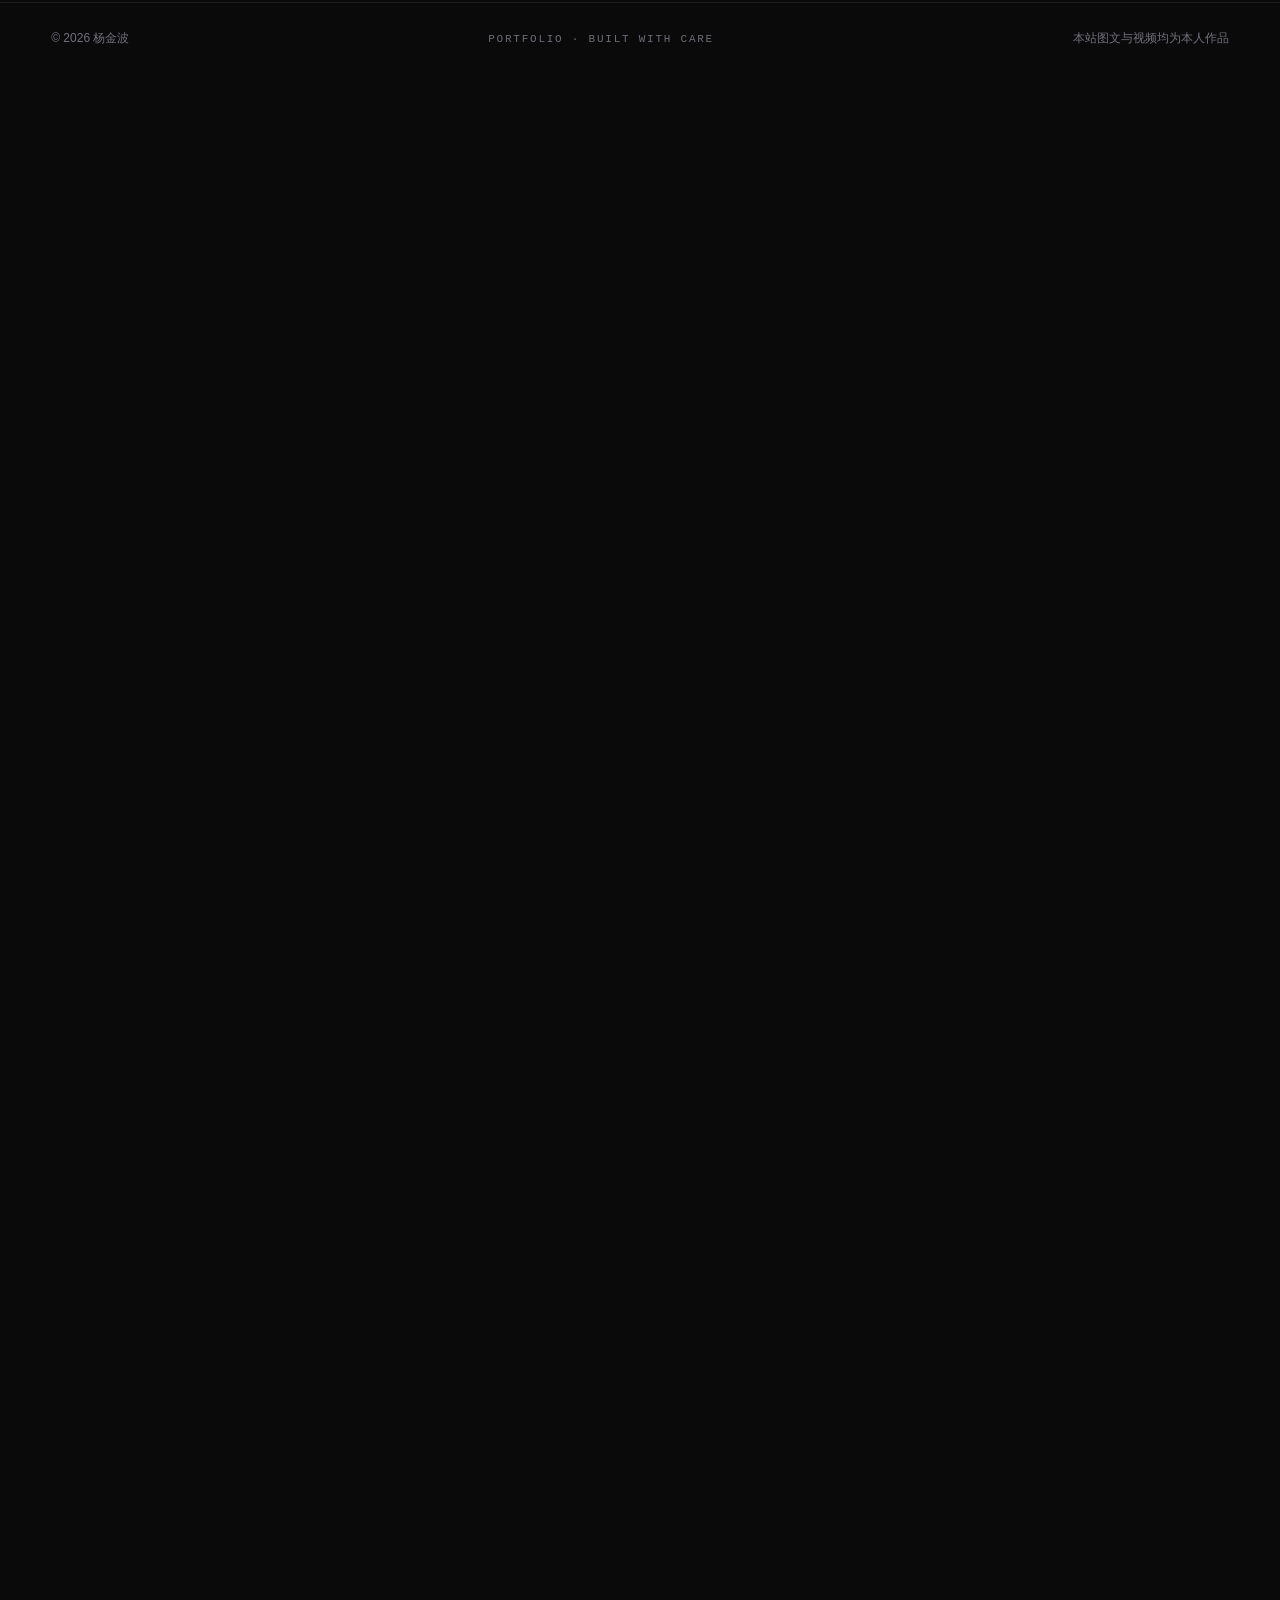
<file: chapter-yqx.html>
<!doctype html>
<html lang="zh-CN">
<head>
<meta charset="utf-8">
<meta name="viewport" content="width=device-width, initial-scale=1">
<title>易企秀 · 杨金波作品集</title>
<meta name="description" content="一条链接发出去就能读完的手机长页：集团介绍、讲师、课程、报名。替代了当时发送 PDF 画册的方式。">
<meta name="theme-color" content="#0a0a0b">
<link rel="stylesheet" href="styles.css?v=16">
</head>
<body>

<div class="grain" aria-hidden="true"></div>

<header class="chbar">
  <a class="chbar-back" href="index.html"><span aria-hidden="true">←</span> 作品集</a>
  <span class="mono chbar-c">Chapter 03 / 08</span>
  <button class="theme-toggle" id="themeToggle" type="button" aria-label="切换深色 / 浅色" aria-pressed="false"><span>◐</span></button>
</header>

<main>
  <section class="chintro" id="ch-yqx" data-section="yqx">
    <p class="eyebrow"><span class="dot"></span>03 · 8 件作品</p>
    <h1>易企秀</h1>
    <p class="chapter-note">一条链接发出去就能读完的手机长页：集团介绍、讲师、课程、报名。替代了当时发送 PDF 画册的方式。</p>

    <div class="spec">
      <div class="spec-cell"><span class="mono">主色</span><span class="swatches"><i style="background:#BA5076"></i><i style="background:#7C508C"></i><i style="background:#FE7BA3"></i><i style="background:#F3EEF2"></i></span></div>
      <div class="spec-cell"><span class="mono">规格</span><b>750px 宽手机长页 · 固定顶栏</b></div>
      <div class="spec-cell"><span class="mono">用途</span><b>集团介绍 / 讲师 / 课程 / 报名</b></div>
      <div class="spec-cell"><span class="mono">思路</span><b>每屏只讲一件事，滑到底刚好是报名表单</b></div>
    </div>

    <div class="grid grid--detail" data-grid></div>
  </section>

  <nav class="chnav">
    <a class="chnav-item" href="chapter-xl.html"><span class="mono">上一章</span><b>企业线下物料</b></a>
    <a class="chnav-item next" href="chapter-zb.html"><span class="mono">下一章</span><b>直播间 · 电商商品详情页</b></a>
  </nav>
</main>

<footer class="site-foot">
  <span>© 2026 杨金波</span>
  <span class="mono">Portfolio · Built with care</span>
  <span>本站图文与视频均为本人作品</span>
</footer>

<div class="lightbox" id="lightbox" hidden>
  <div class="lb-bar">
    <span class="lb-index mono" id="lbIndex"></span>
    <span class="lb-title" id="lbTitle"></span>
    <button class="lb-close" id="lbClose" aria-label="关闭">✕</button>
  </div>
  <button class="lb-nav prev" id="lbPrev" aria-label="上一张">←</button>
  <button class="lb-nav next" id="lbNext" aria-label="下一张">→</button>
  <div class="lb-stage" id="lbStage"></div>
  <p class="lb-desc" id="lbDesc"></p>
</div>

<script src="data.js?v=16"></script>
<script src="app.js?v=16"></script>
</body>
</html>
</file>
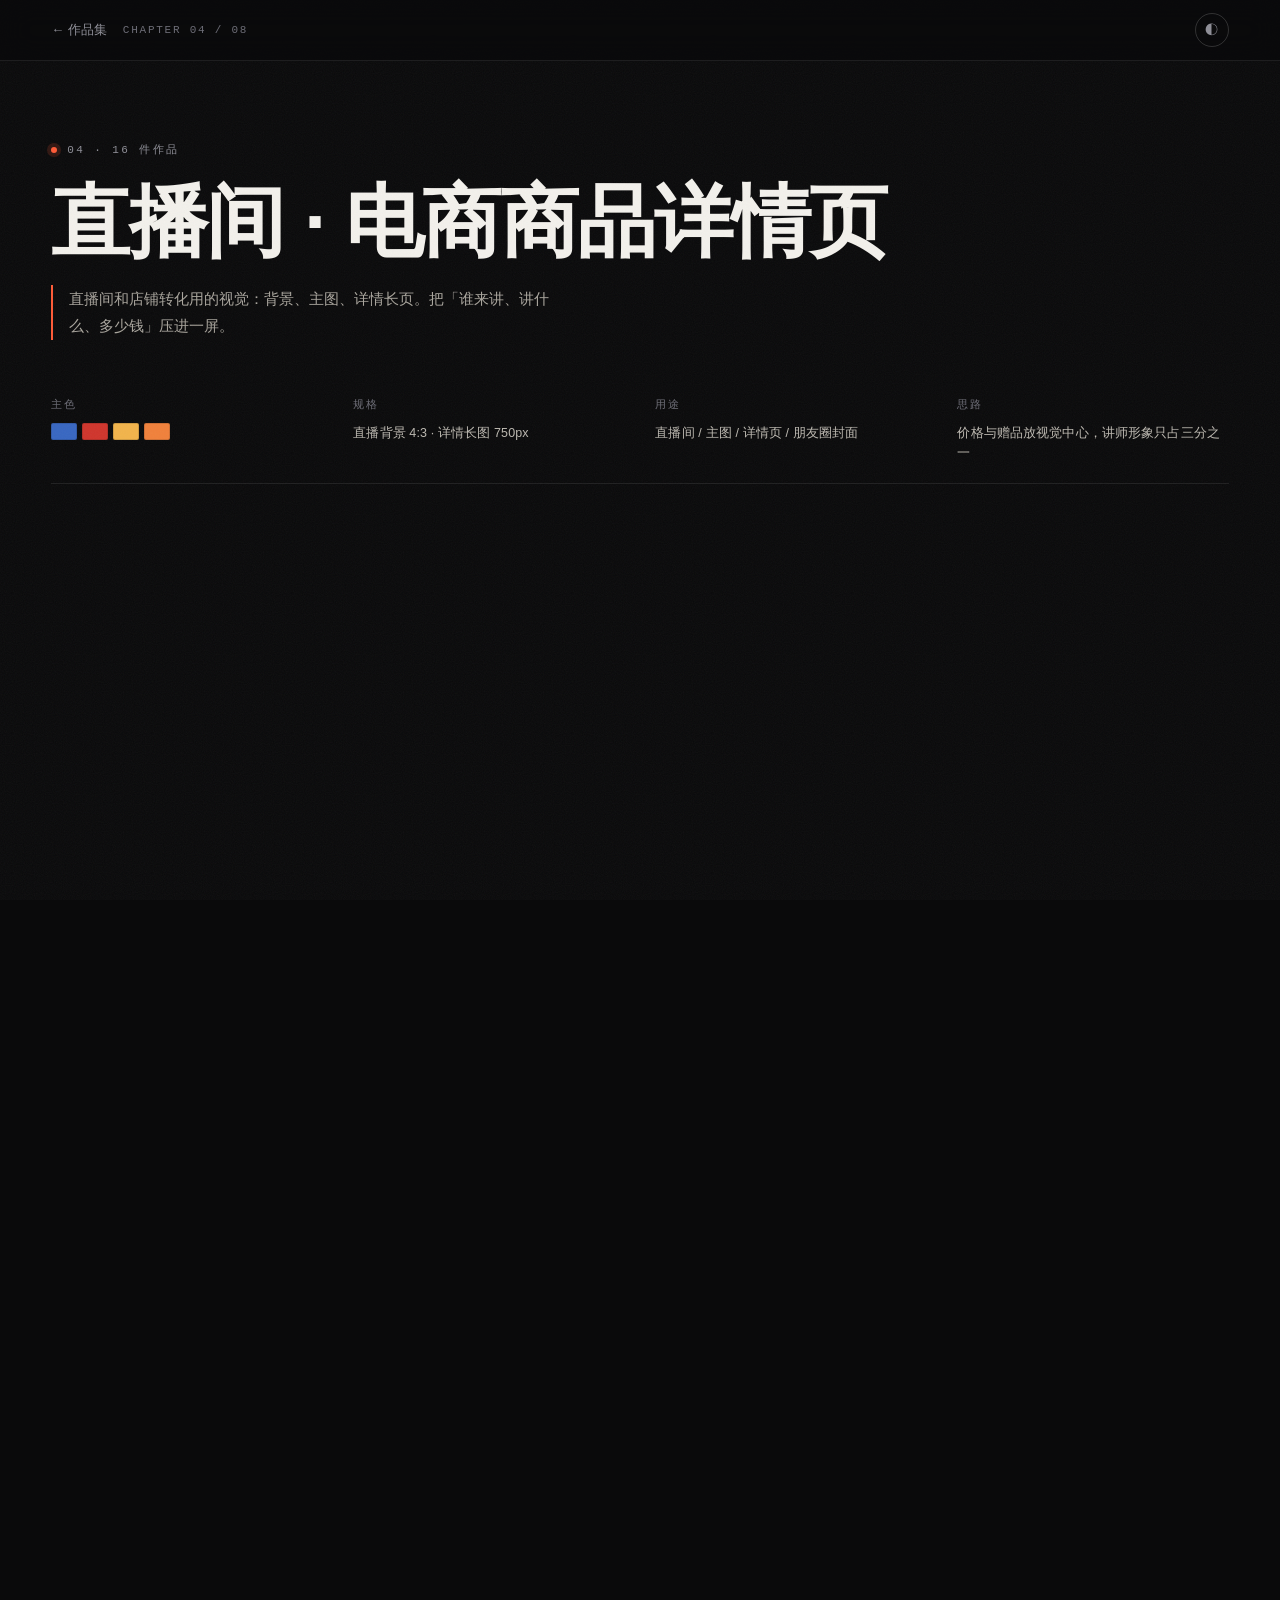
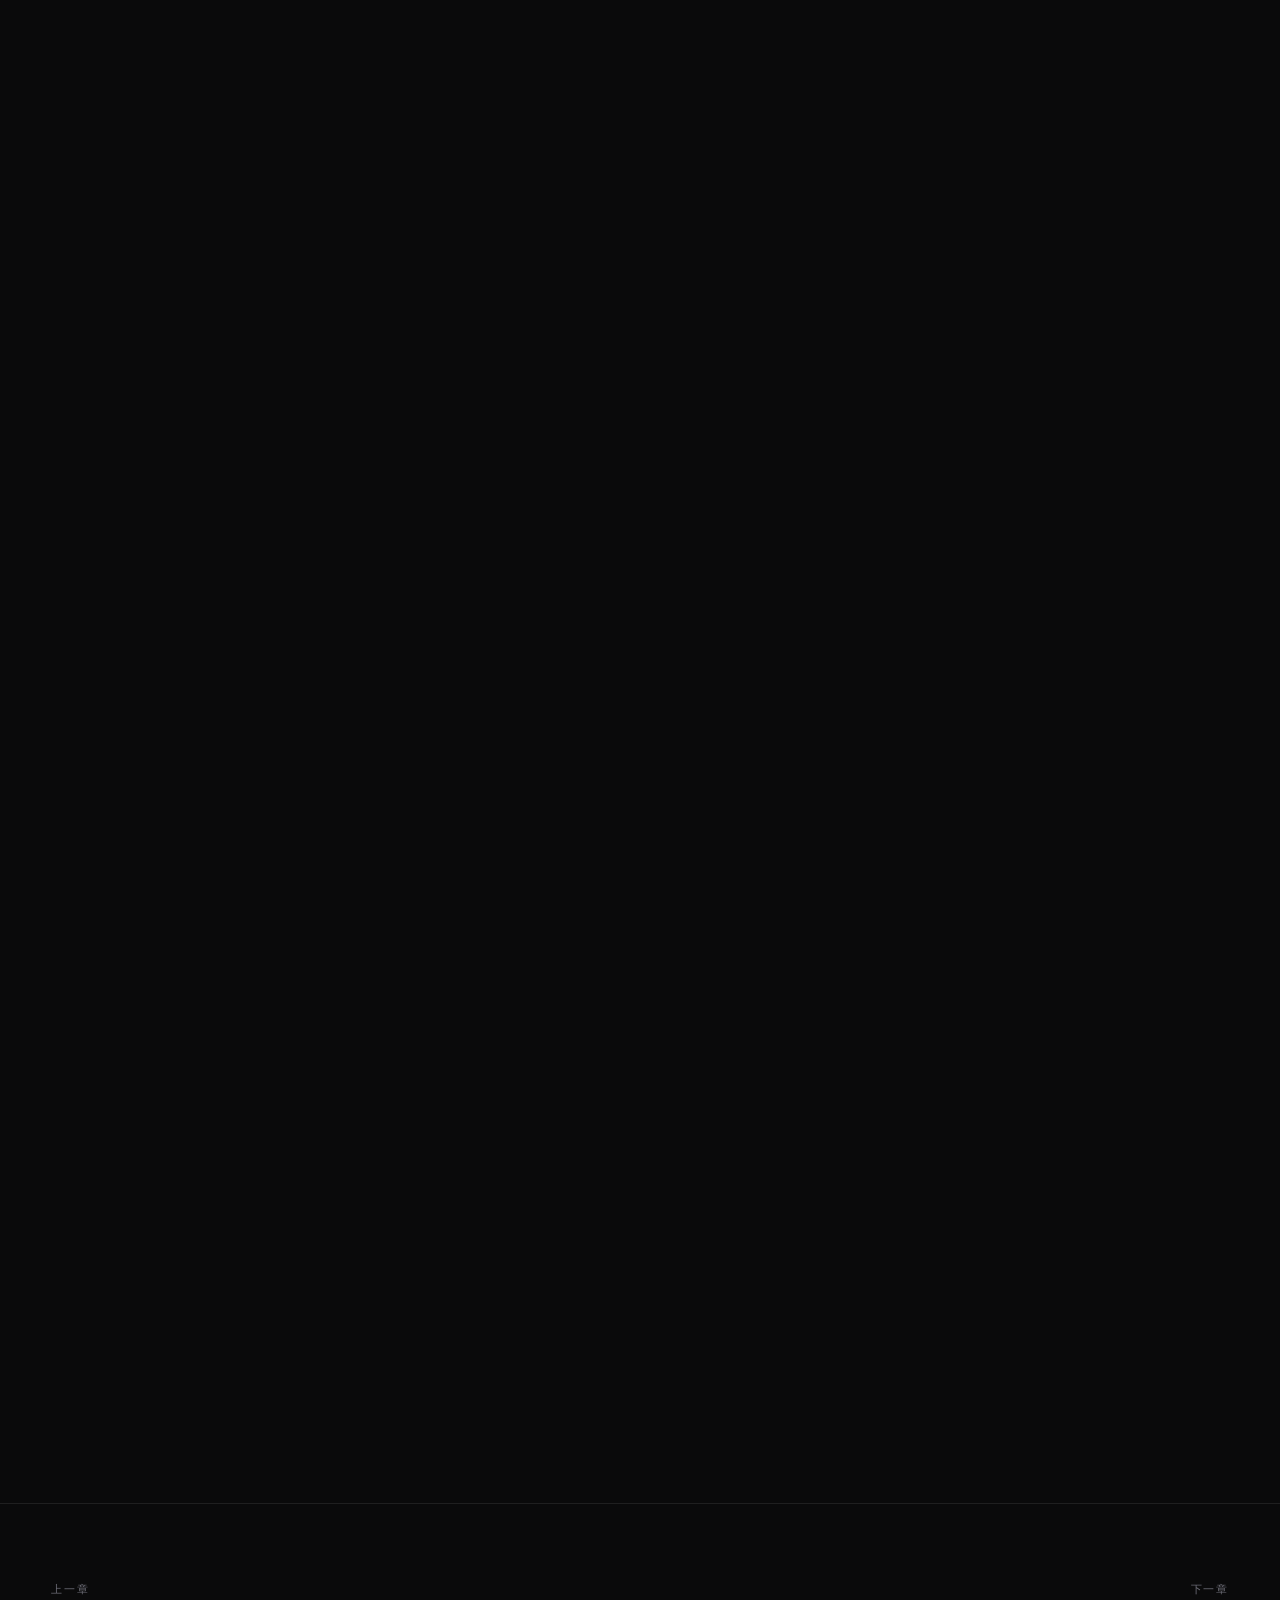
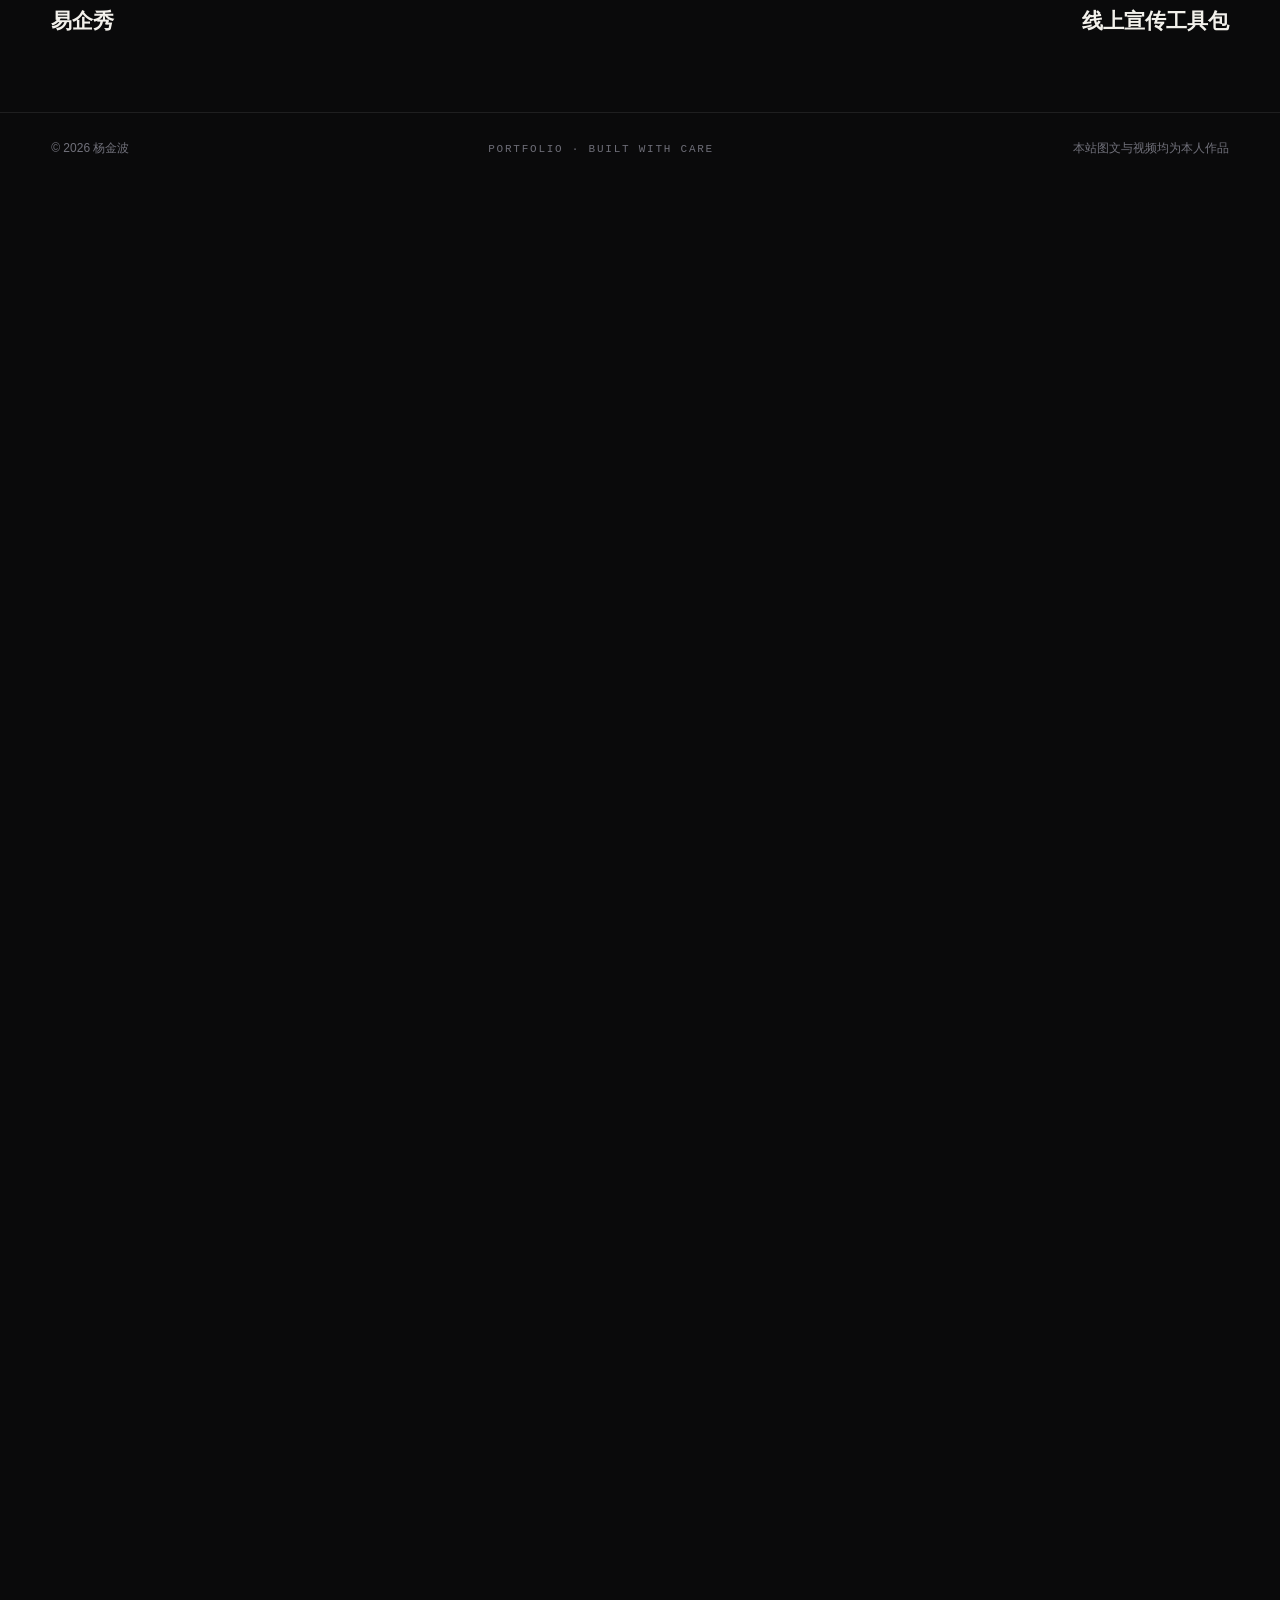
<file: chapter-zb.html>
<!doctype html>
<html lang="zh-CN">
<head>
<meta charset="utf-8">
<meta name="viewport" content="width=device-width, initial-scale=1">
<title>直播间 · 电商商品详情页 · 杨金波作品集</title>
<meta name="description" content="直播间和店铺转化用的视觉：背景、主图、详情长页。把「谁来讲、讲什么、多少钱」压进一屏。">
<meta name="theme-color" content="#0a0a0b">
<link rel="stylesheet" href="styles.css?v=16">
</head>
<body>

<div class="grain" aria-hidden="true"></div>

<header class="chbar">
  <a class="chbar-back" href="index.html"><span aria-hidden="true">←</span> 作品集</a>
  <span class="mono chbar-c">Chapter 04 / 08</span>
  <button class="theme-toggle" id="themeToggle" type="button" aria-label="切换深色 / 浅色" aria-pressed="false"><span>◐</span></button>
</header>

<main>
  <section class="chintro" id="ch-zb" data-section="zb">
    <p class="eyebrow"><span class="dot"></span>04 · 16 件作品</p>
    <h1>直播间 · 电商商品详情页</h1>
    <p class="chapter-note">直播间和店铺转化用的视觉：背景、主图、详情长页。把「谁来讲、讲什么、多少钱」压进一屏。</p>

    <div class="spec">
      <div class="spec-cell"><span class="mono">主色</span><span class="swatches"><i style="background:#3867C2"></i><i style="background:#D0352C"></i><i style="background:#F2B44B"></i><i style="background:#F1813B"></i></span></div>
      <div class="spec-cell"><span class="mono">规格</span><b>直播背景 4:3 · 详情长图 750px</b></div>
      <div class="spec-cell"><span class="mono">用途</span><b>直播间 / 主图 / 详情页 / 朋友圈封面</b></div>
      <div class="spec-cell"><span class="mono">思路</span><b>价格与赠品放视觉中心，讲师形象只占三分之一</b></div>
    </div>

    <div class="grid grid--detail" data-grid></div>
  </section>

  <nav class="chnav">
    <a class="chnav-item" href="chapter-yqx.html"><span class="mono">上一章</span><b>易企秀</b></a>
    <a class="chnav-item next" href="chapter-zq.html"><span class="mono">下一章</span><b>线上宣传工具包</b></a>
  </nav>
</main>

<footer class="site-foot">
  <span>© 2026 杨金波</span>
  <span class="mono">Portfolio · Built with care</span>
  <span>本站图文与视频均为本人作品</span>
</footer>

<div class="lightbox" id="lightbox" hidden>
  <div class="lb-bar">
    <span class="lb-index mono" id="lbIndex"></span>
    <span class="lb-title" id="lbTitle"></span>
    <button class="lb-close" id="lbClose" aria-label="关闭">✕</button>
  </div>
  <button class="lb-nav prev" id="lbPrev" aria-label="上一张">←</button>
  <button class="lb-nav next" id="lbNext" aria-label="下一张">→</button>
  <div class="lb-stage" id="lbStage"></div>
  <p class="lb-desc" id="lbDesc"></p>
</div>

<script src="data.js?v=16"></script>
<script src="app.js?v=16"></script>
</body>
</html>
</file>
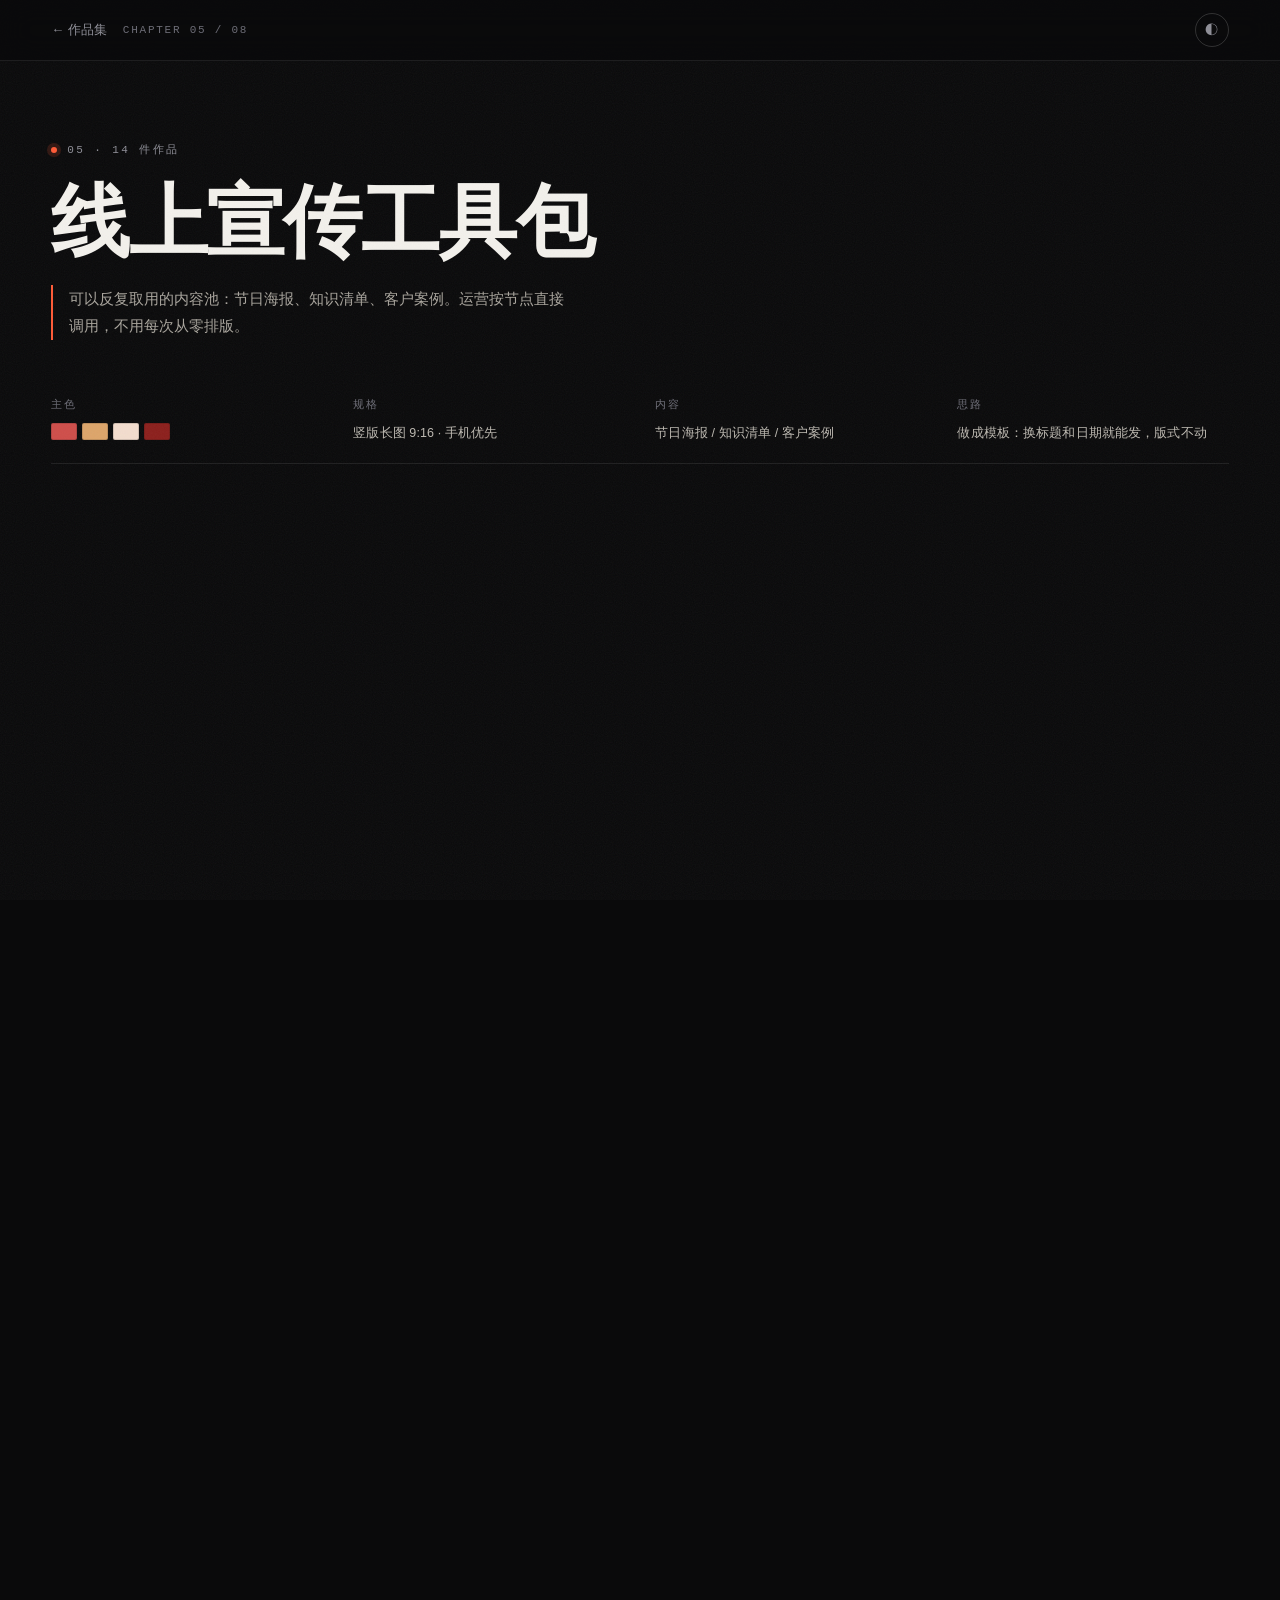
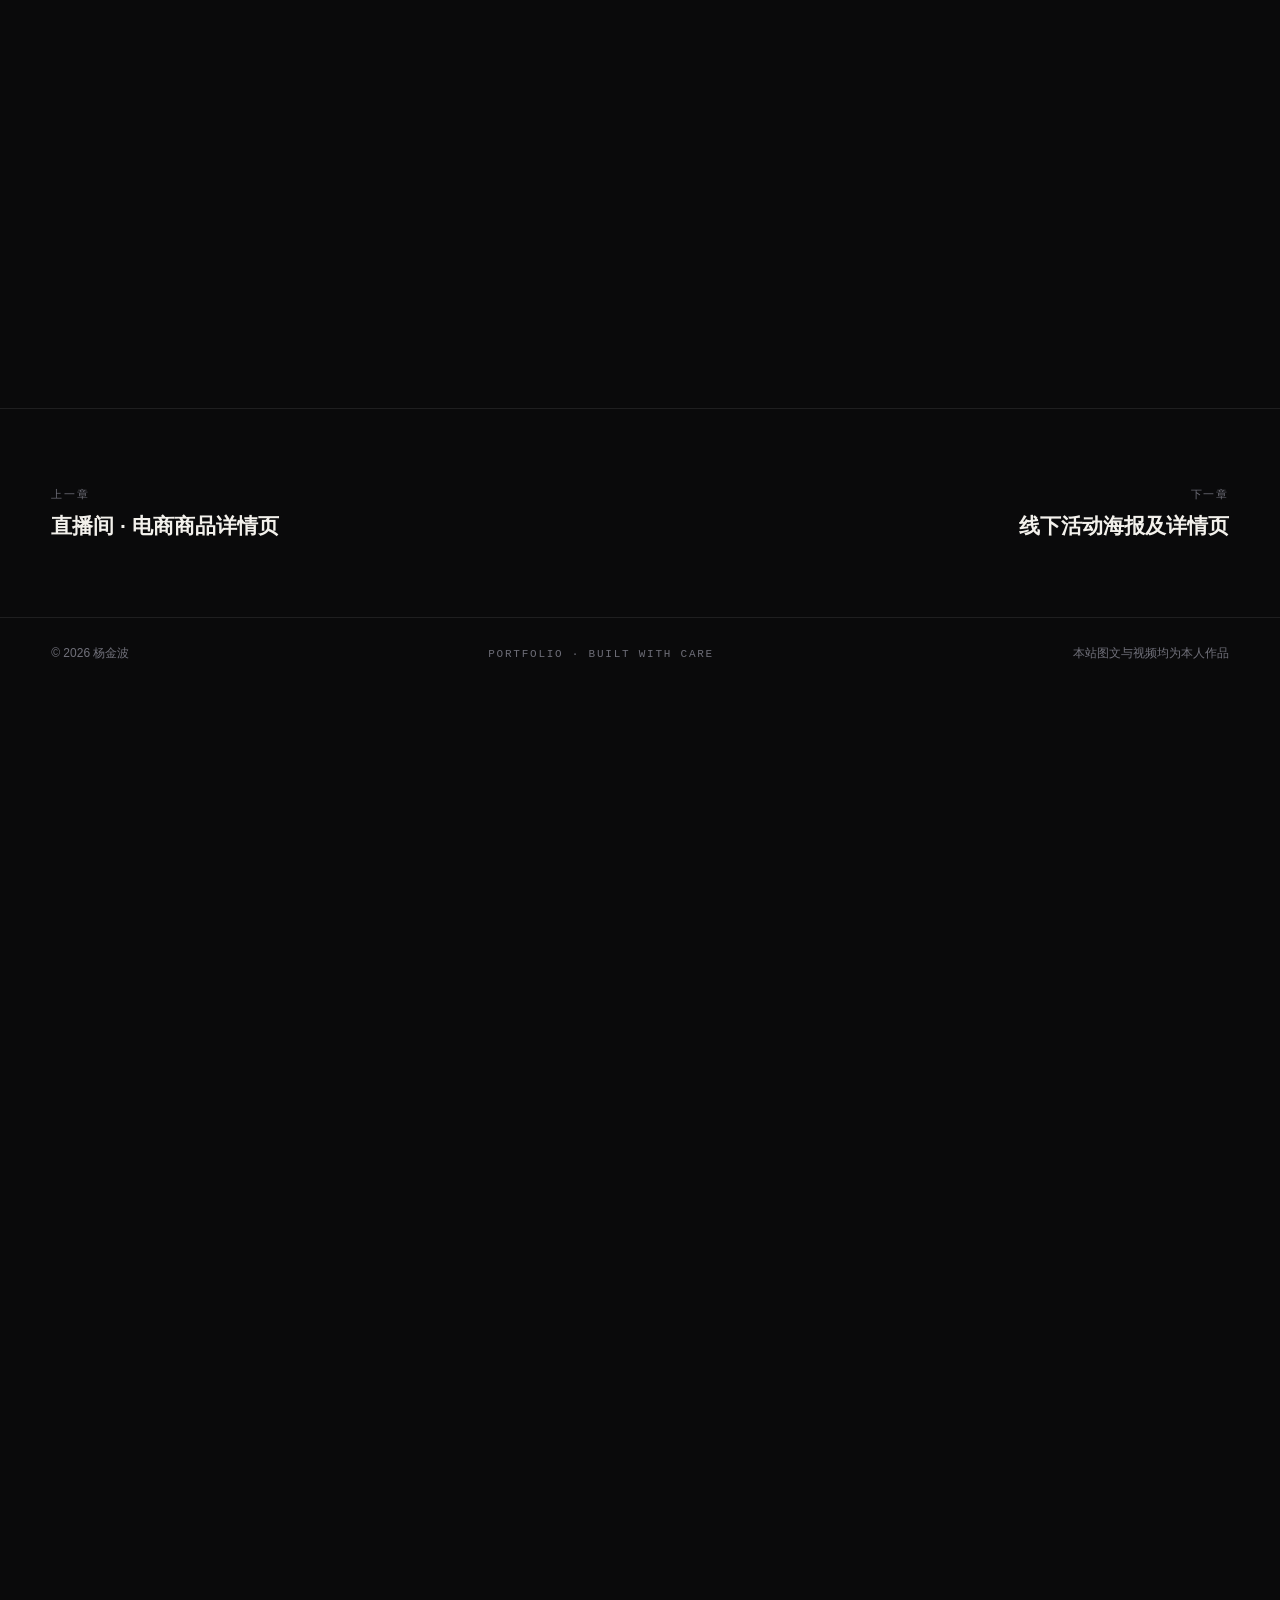
<file: chapter-zq.html>
<!doctype html>
<html lang="zh-CN">
<head>
<meta charset="utf-8">
<meta name="viewport" content="width=device-width, initial-scale=1">
<title>线上宣传工具包 · 杨金波作品集</title>
<meta name="description" content="可以反复取用的内容池：节日海报、知识清单、客户案例。运营按节点直接调用，不用每次从零排版。">
<meta name="theme-color" content="#0a0a0b">
<link rel="stylesheet" href="styles.css?v=16">
</head>
<body>

<div class="grain" aria-hidden="true"></div>

<header class="chbar">
  <a class="chbar-back" href="index.html"><span aria-hidden="true">←</span> 作品集</a>
  <span class="mono chbar-c">Chapter 05 / 08</span>
  <button class="theme-toggle" id="themeToggle" type="button" aria-label="切换深色 / 浅色" aria-pressed="false"><span>◐</span></button>
</header>

<main>
  <section class="chintro" id="ch-zq" data-section="zq">
    <p class="eyebrow"><span class="dot"></span>05 · 14 件作品</p>
    <h1>线上宣传工具包</h1>
    <p class="chapter-note">可以反复取用的内容池：节日海报、知识清单、客户案例。运营按节点直接调用，不用每次从零排版。</p>

    <div class="spec">
      <div class="spec-cell"><span class="mono">主色</span><span class="swatches"><i style="background:#CF4E4A"></i><i style="background:#DDA56A"></i><i style="background:#F3DDCE"></i><i style="background:#8C1F1C"></i></span></div>
      <div class="spec-cell"><span class="mono">规格</span><b>竖版长图 9:16 · 手机优先</b></div>
      <div class="spec-cell"><span class="mono">内容</span><b>节日海报 / 知识清单 / 客户案例</b></div>
      <div class="spec-cell"><span class="mono">思路</span><b>做成模板：换标题和日期就能发，版式不动</b></div>
    </div>

    <div class="grid grid--detail" data-grid></div>
  </section>

  <nav class="chnav">
    <a class="chnav-item" href="chapter-zb.html"><span class="mono">上一章</span><b>直播间 · 电商商品详情页</b></a>
    <a class="chnav-item next" href="chapter-xp.html"><span class="mono">下一章</span><b>线下活动海报及详情页</b></a>
  </nav>
</main>

<footer class="site-foot">
  <span>© 2026 杨金波</span>
  <span class="mono">Portfolio · Built with care</span>
  <span>本站图文与视频均为本人作品</span>
</footer>

<div class="lightbox" id="lightbox" hidden>
  <div class="lb-bar">
    <span class="lb-index mono" id="lbIndex"></span>
    <span class="lb-title" id="lbTitle"></span>
    <button class="lb-close" id="lbClose" aria-label="关闭">✕</button>
  </div>
  <button class="lb-nav prev" id="lbPrev" aria-label="上一张">←</button>
  <button class="lb-nav next" id="lbNext" aria-label="下一张">→</button>
  <div class="lb-stage" id="lbStage"></div>
  <p class="lb-desc" id="lbDesc"></p>
</div>

<script src="data.js?v=16"></script>
<script src="app.js?v=16"></script>
</body>
</html>
</file>
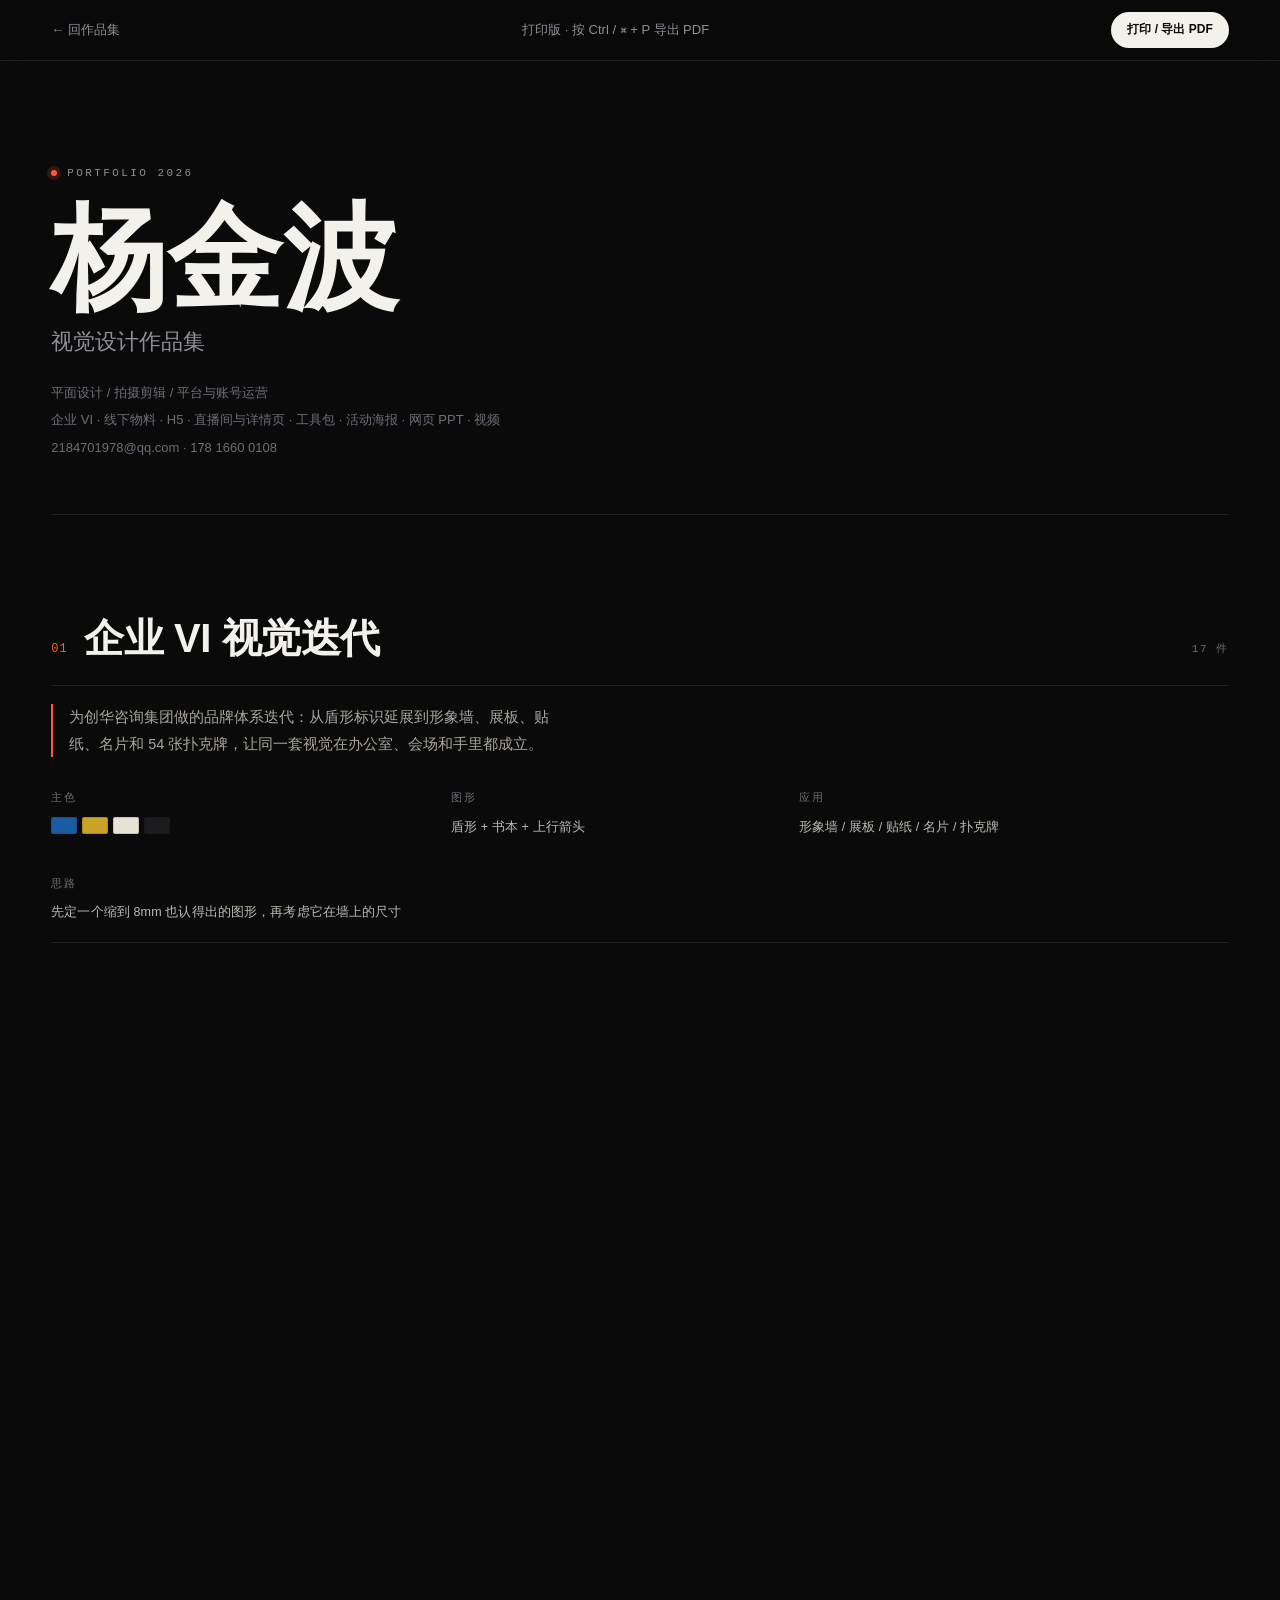
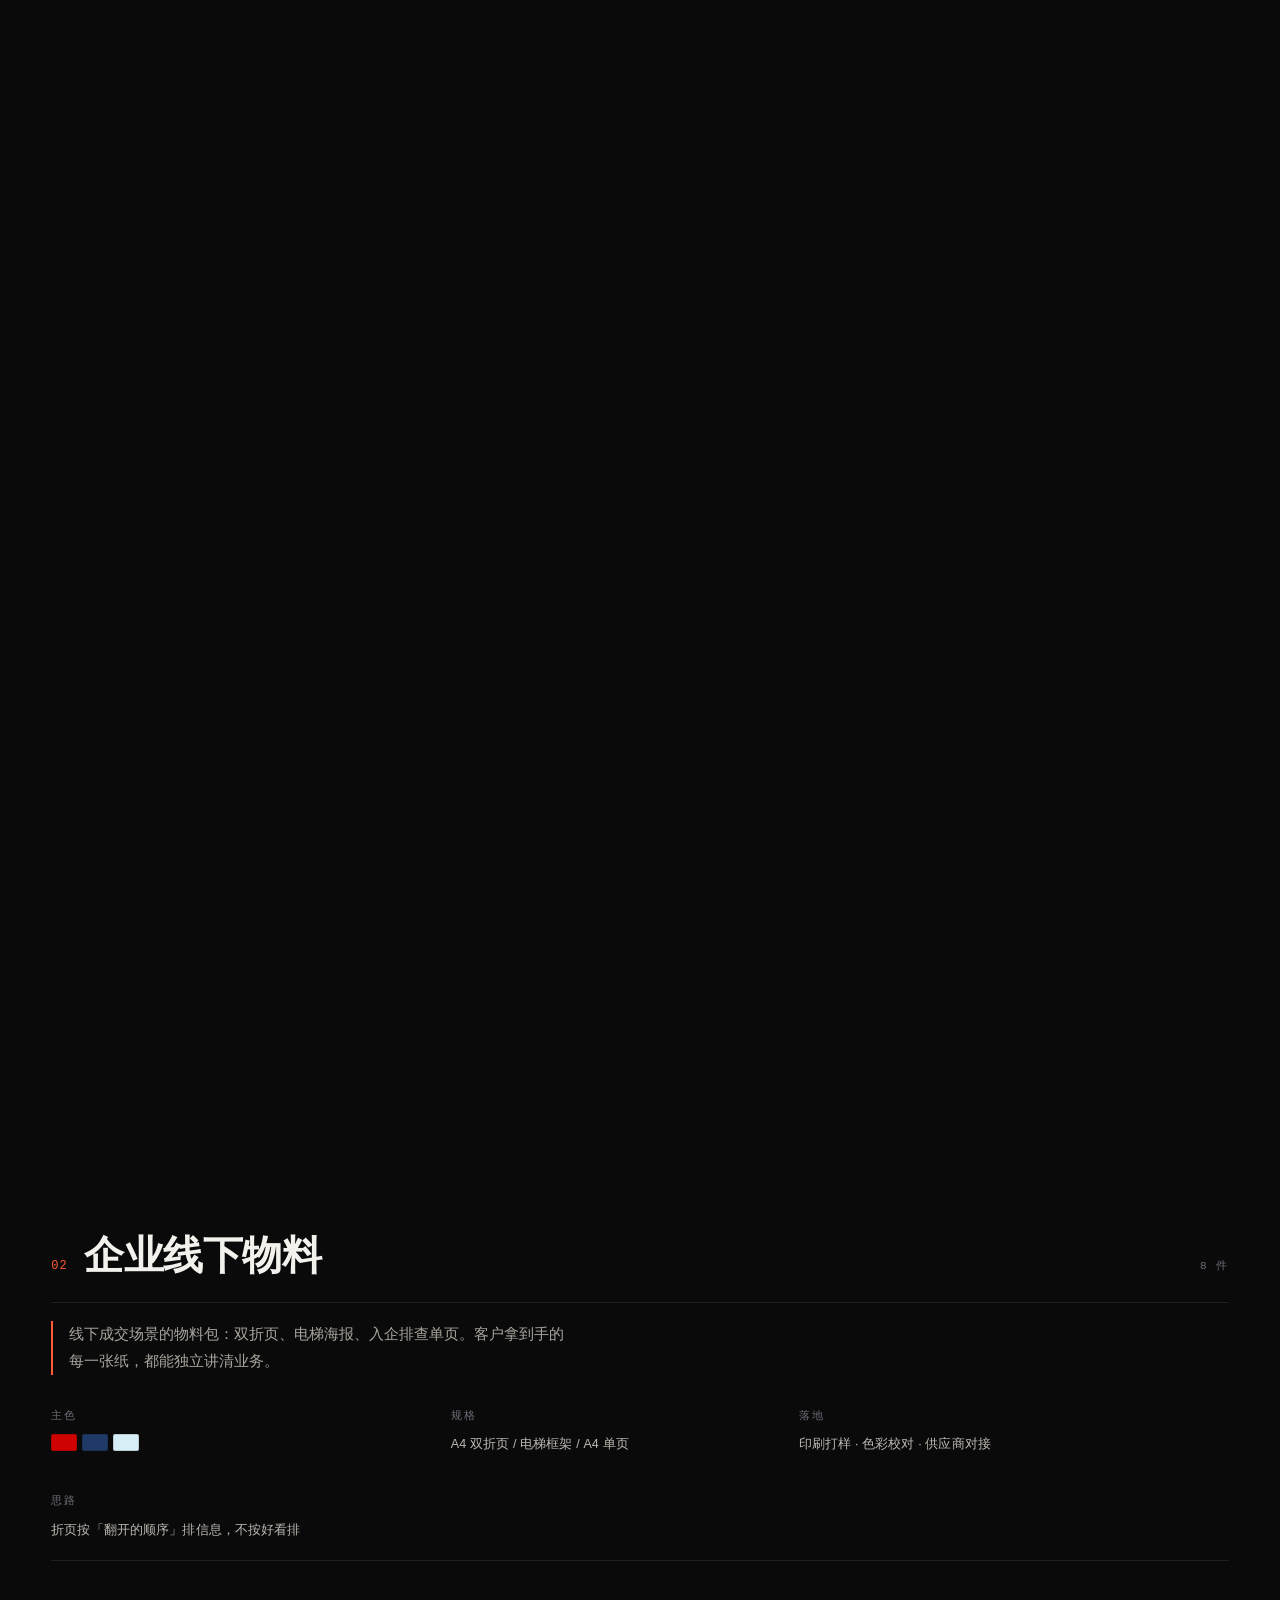
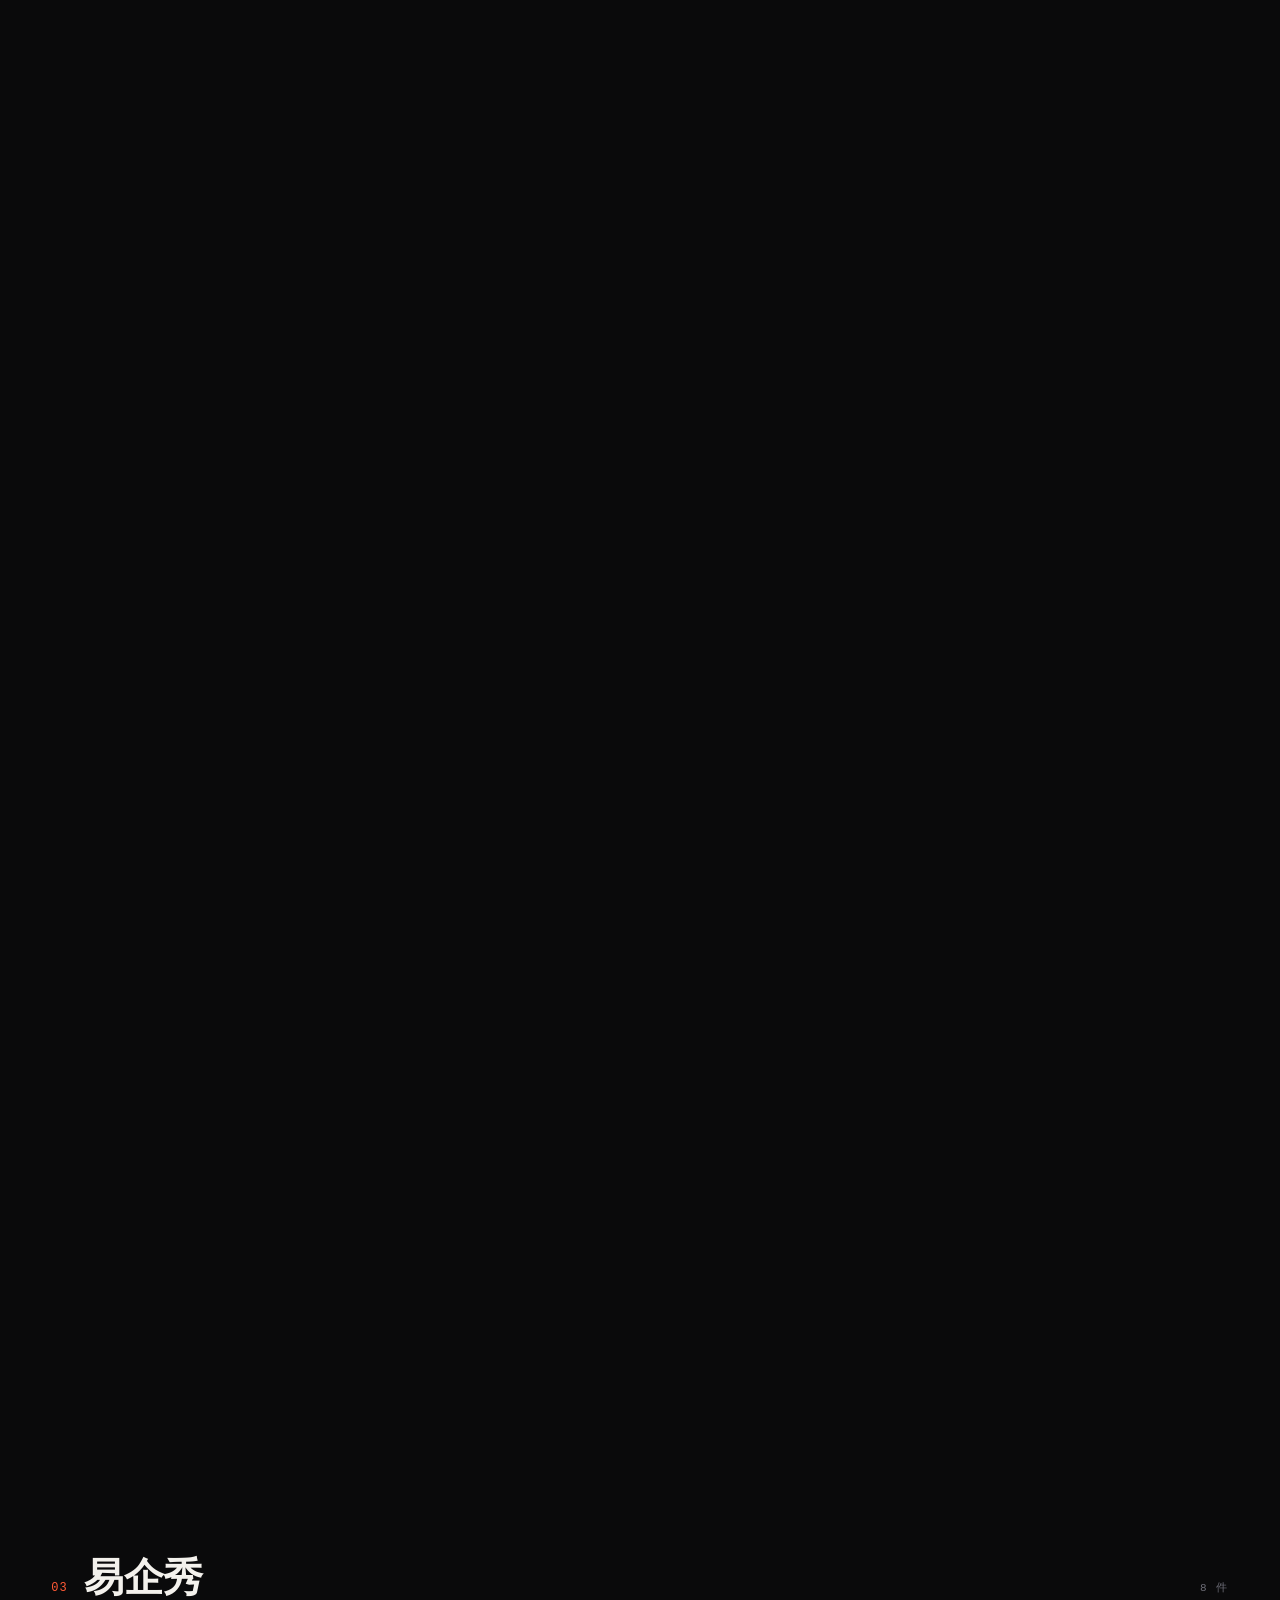
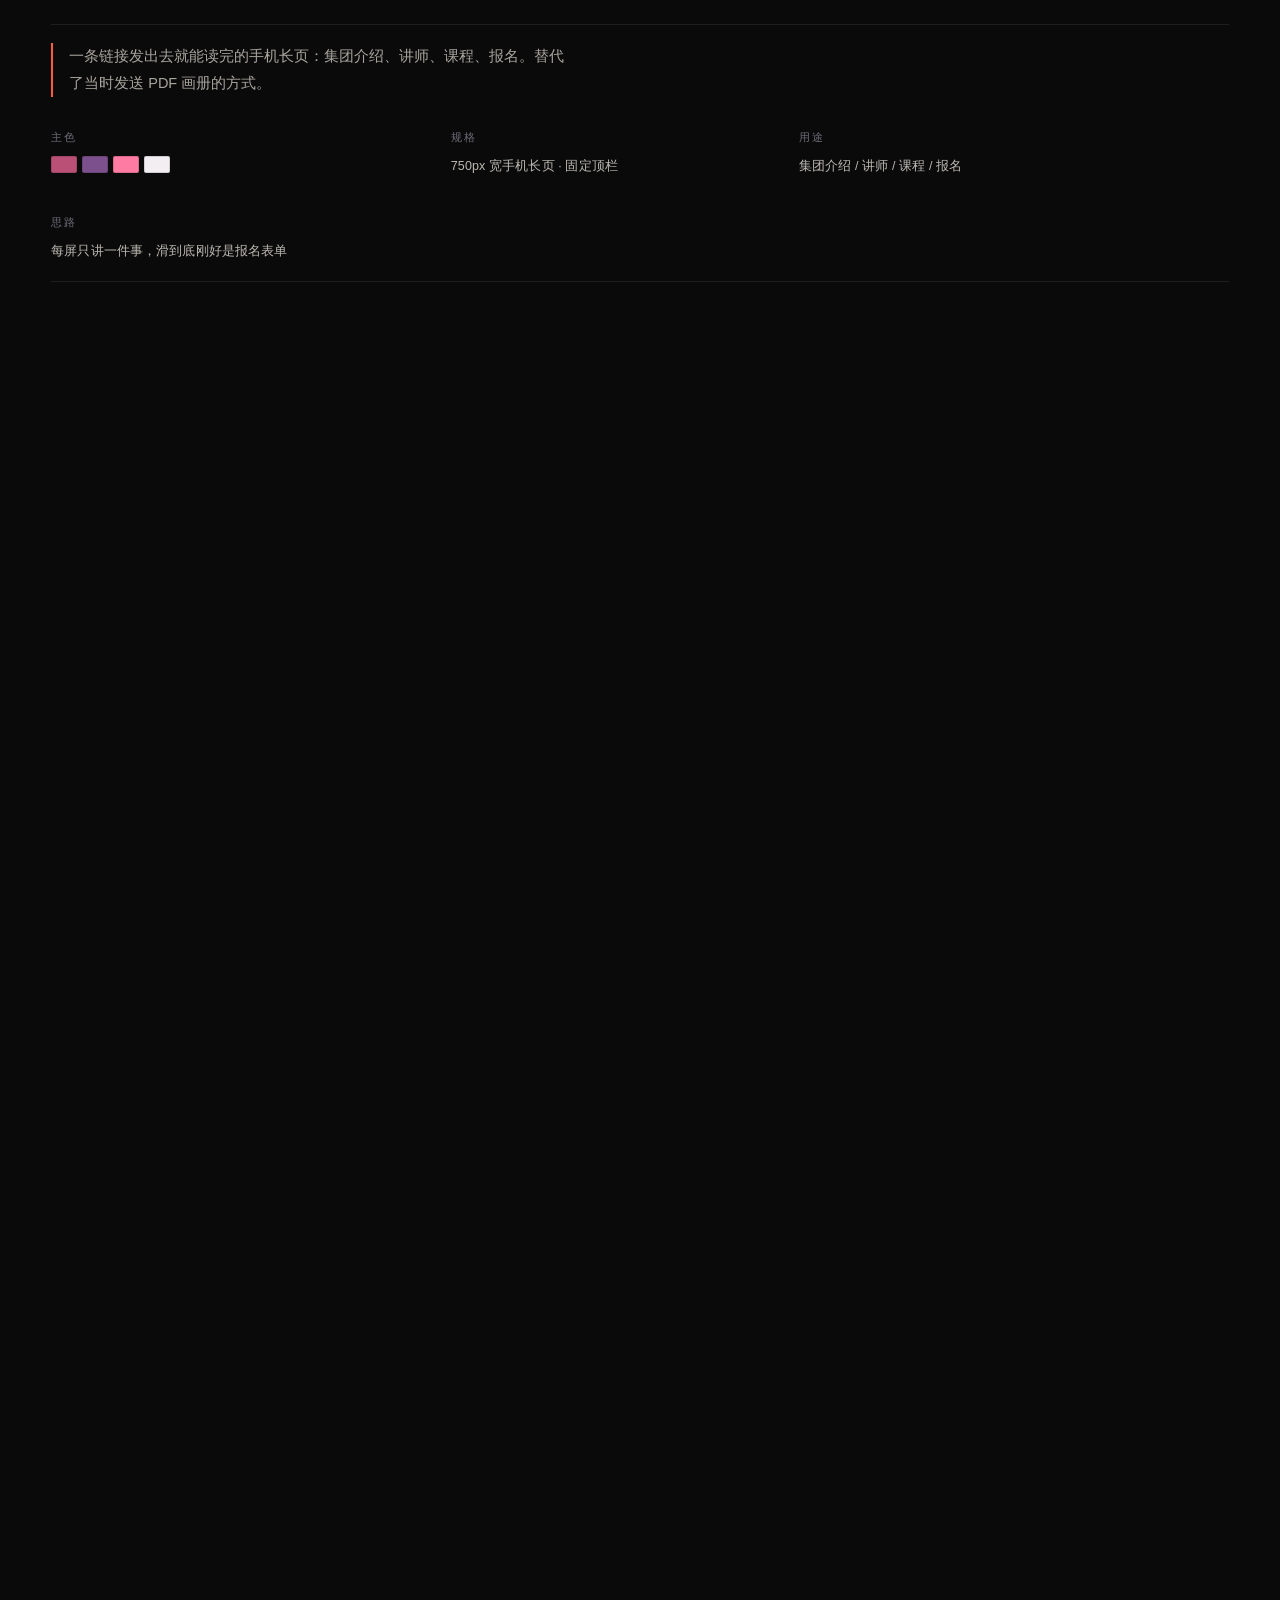
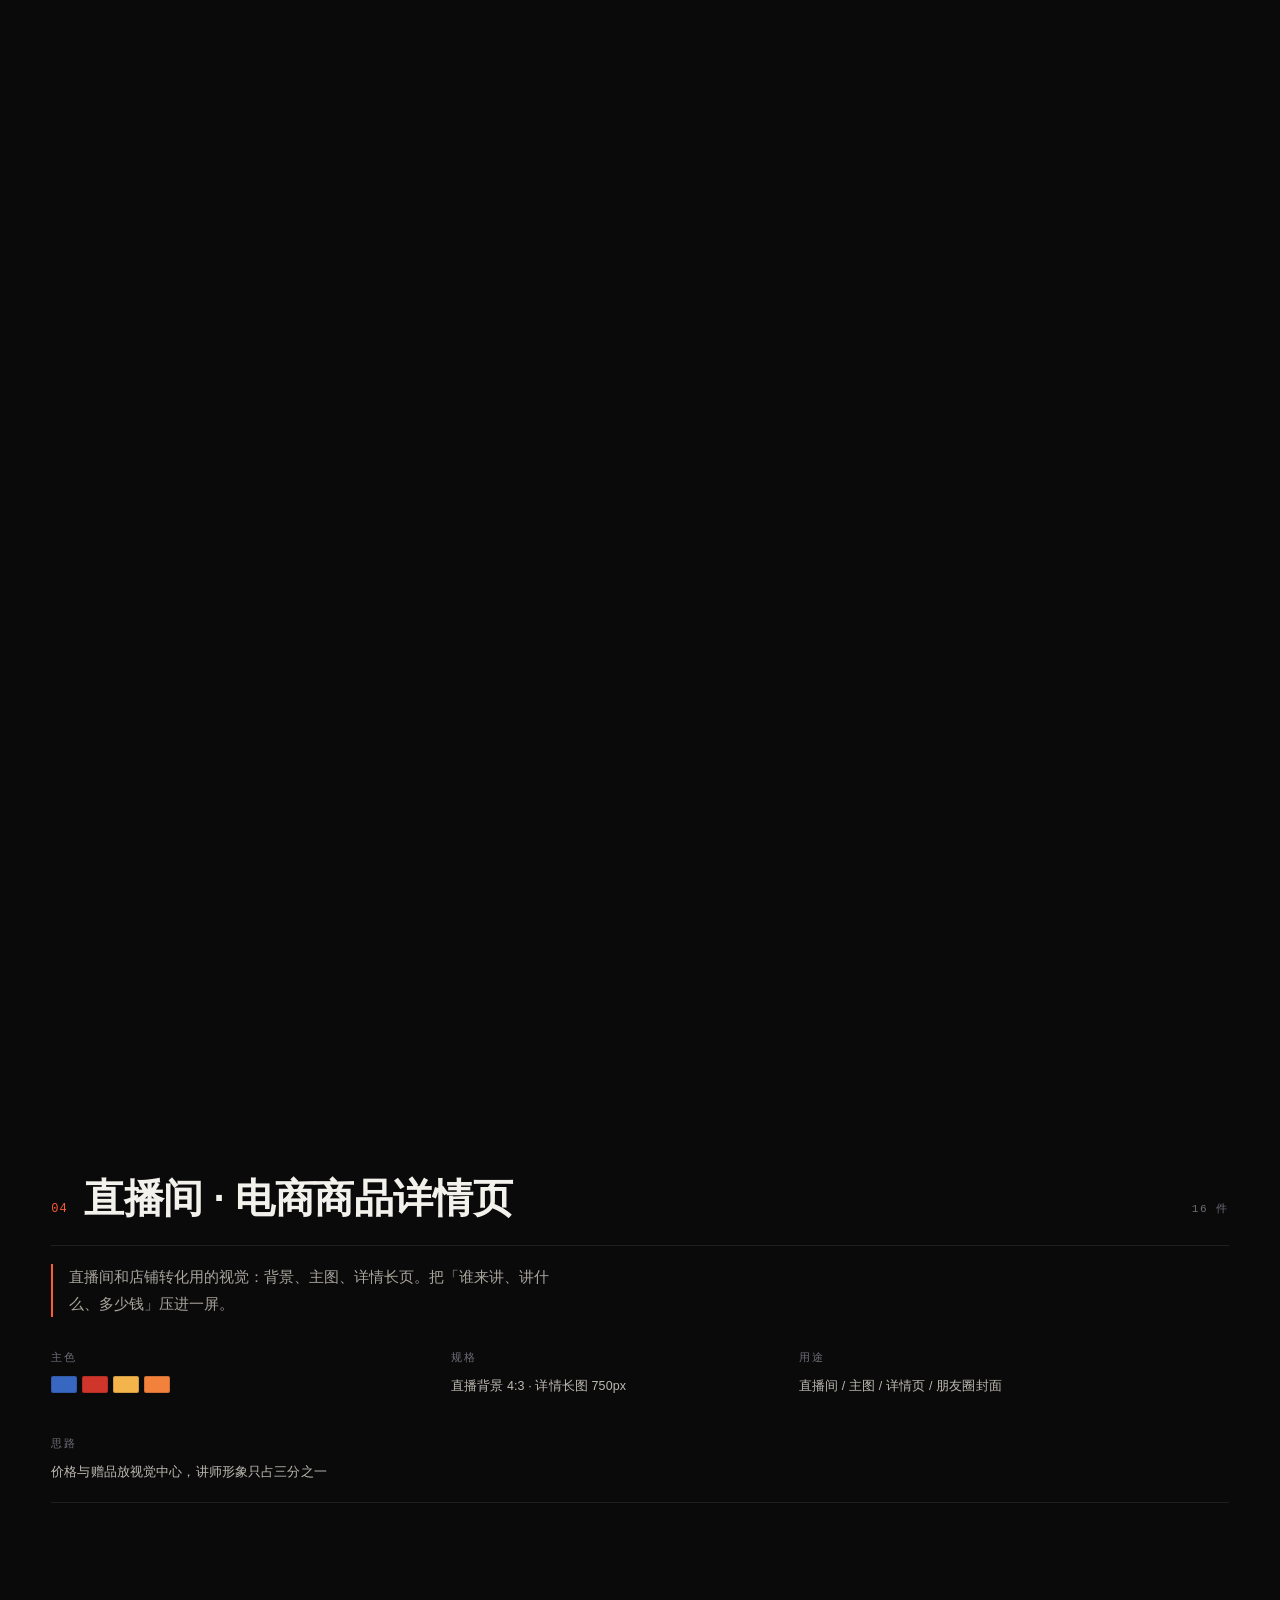
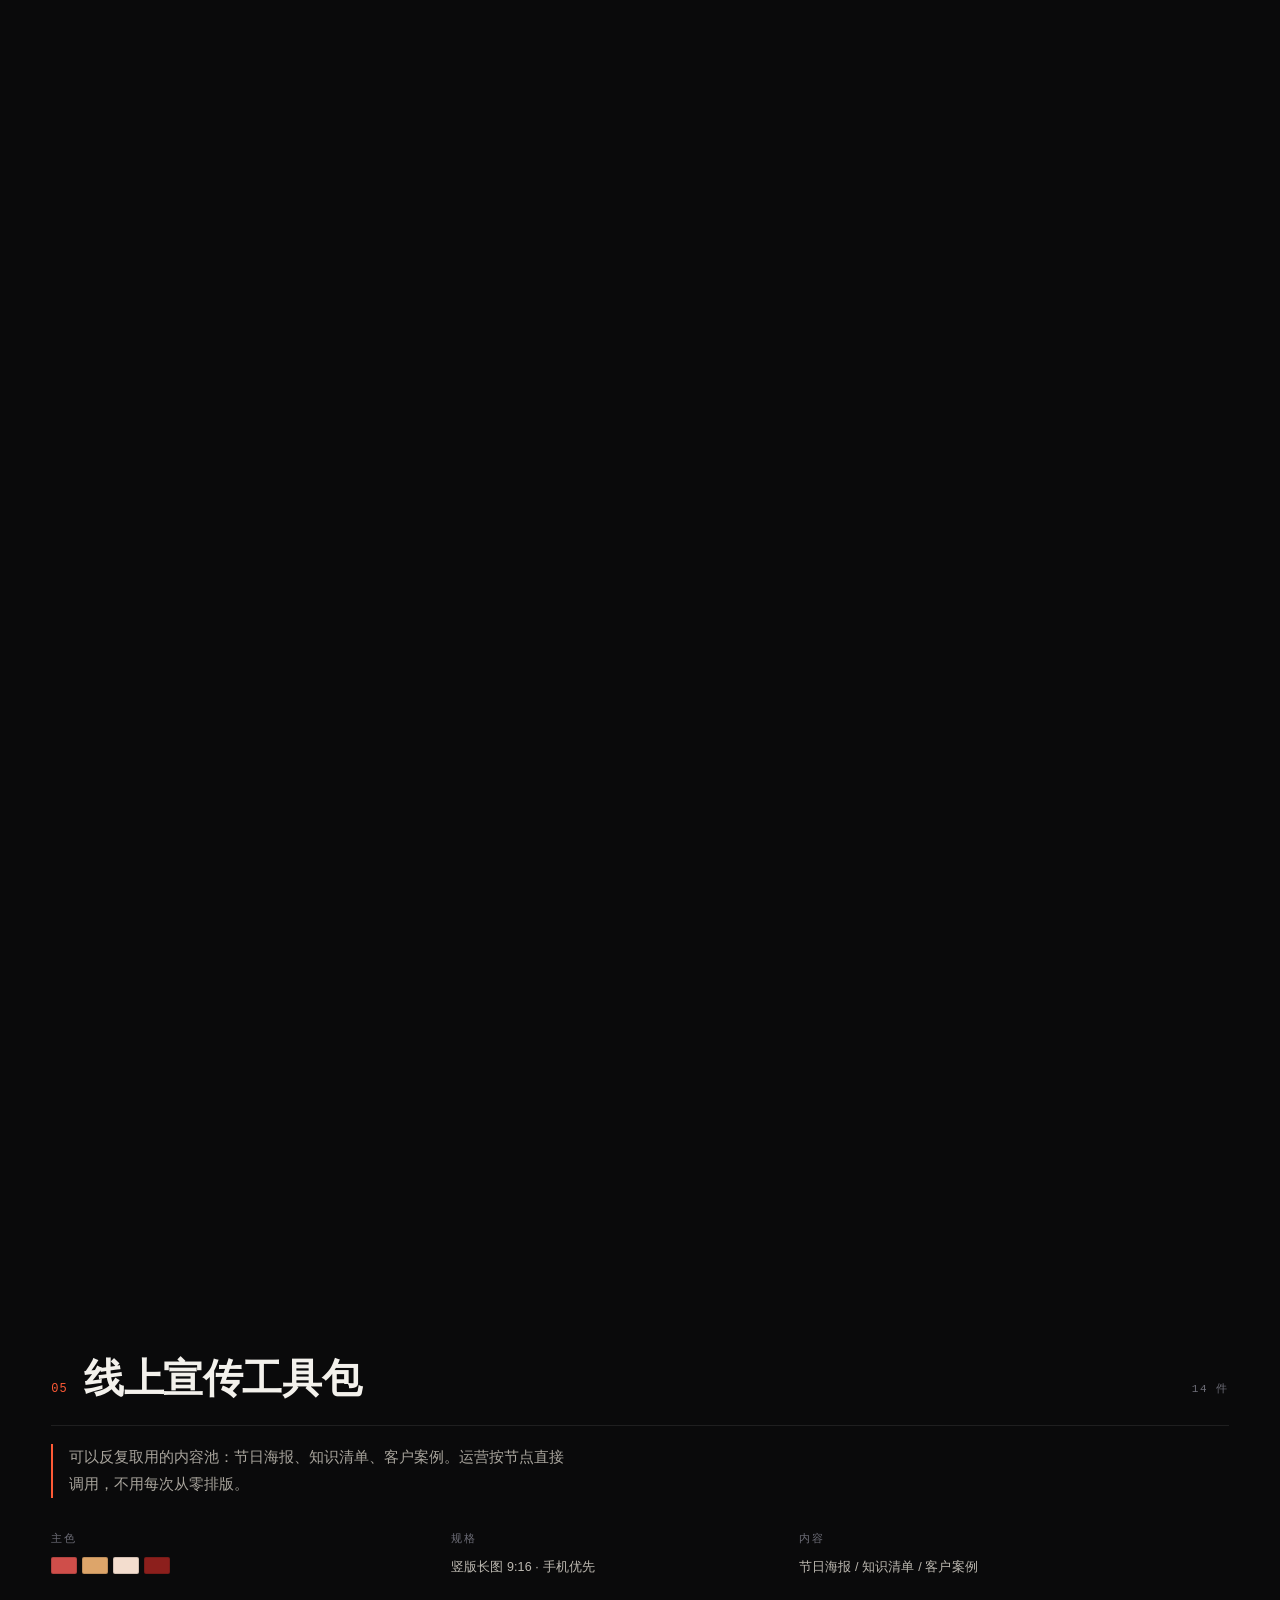
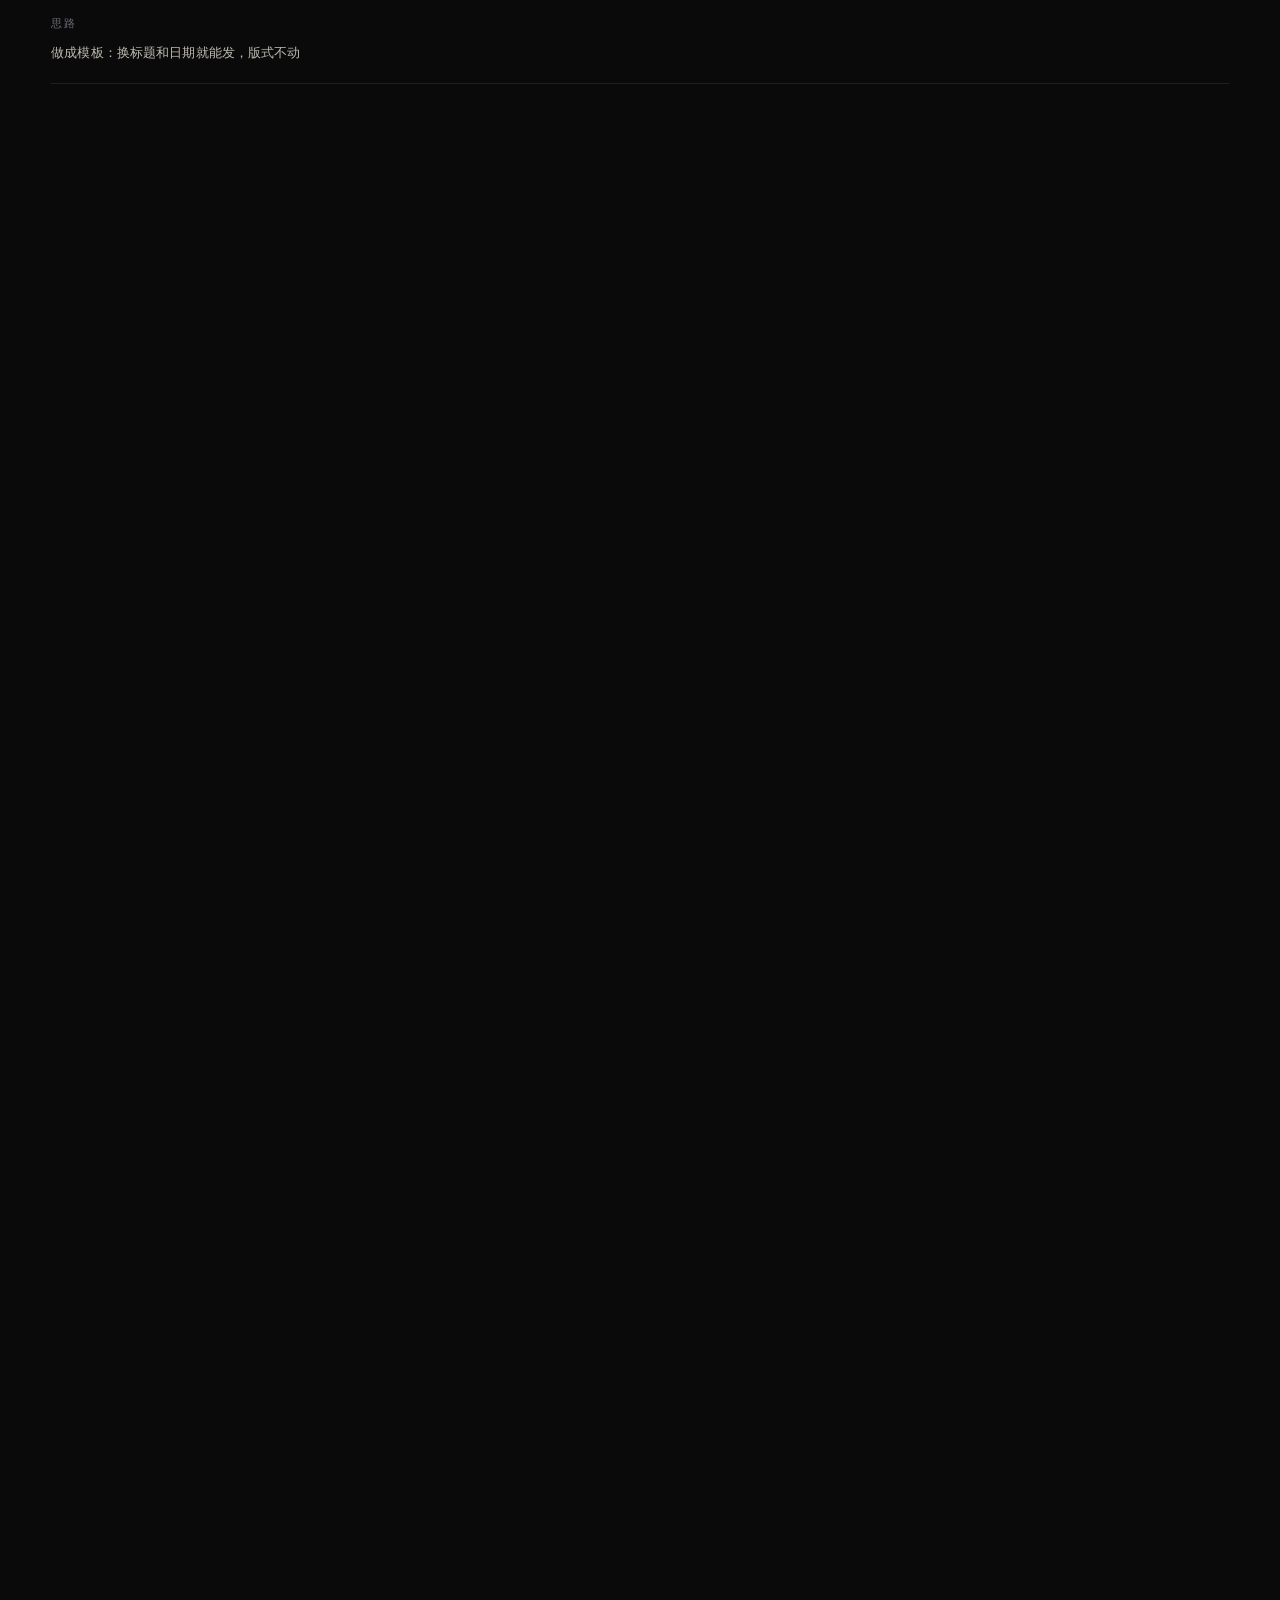
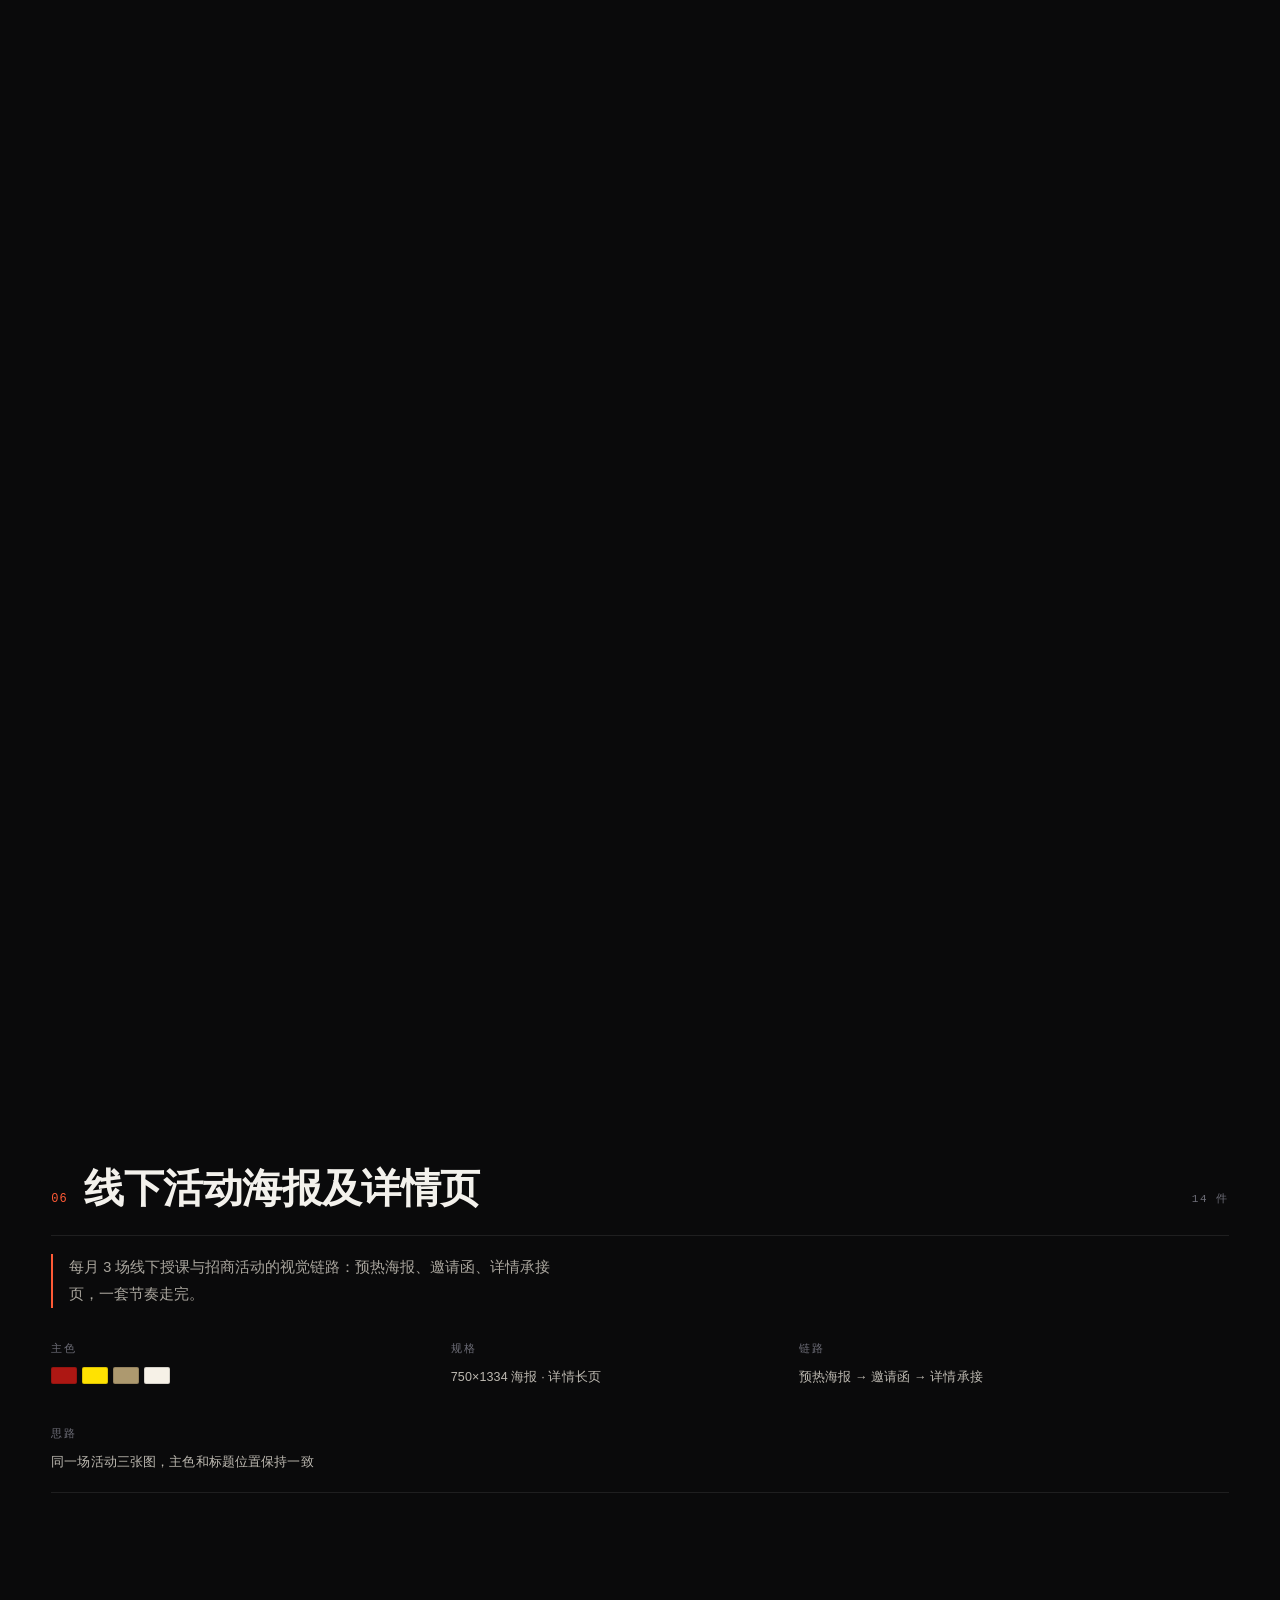
<file: print.html>
<!doctype html>
<html lang="zh-CN">
<head>
<meta charset="utf-8">
<meta name="viewport" content="width=device-width, initial-scale=1">
<title>杨金波 · 作品集（打印版）</title>
<meta name="description" content="杨金波视觉设计作品集打印版：Ctrl+P 可导出 A4 PDF。">
<meta name="theme-color" content="#0a0a0b">
<link rel="stylesheet" href="styles.css?v=16">
</head>
<body class="printdoc">

<div class="print-bar no-print">
  <a href="index.html">← 回作品集</a>
  <span>打印版 · 按 Ctrl / ⌘ + P 导出 PDF</span>
  <button type="button" onclick="window.print()">打印 / 导出 PDF</button>
</div>

<main>
  <section class="print-cover">
    <p class="eyebrow"><span class="dot"></span>Portfolio 2026</p>
    <h1>杨金波</h1>
    <p class="print-sub">视觉设计作品集</p>
    <ul class="print-meta">
      <li>平面设计 / 拍摄剪辑 / 平台与账号运营</li>
      <li>企业 VI · 线下物料 · H5 · 直播间与详情页 · 工具包 · 活动海报 · 网页 PPT · 视频</li>
      <li>2184701978@qq.com · 178 1660 0108</li>
    </ul>
  </section>

  <section class="print-chapter" id="p-vi" data-section="vi">
    <header class="print-head">
      <span class="num">01</span>
      <h2>企业 VI 视觉迭代</h2>
      <span class="count">17 件</span>
    </header>
    <p class="chapter-note">为创华咨询集团做的品牌体系迭代：从盾形标识延展到形象墙、展板、贴纸、名片和 54 张扑克牌，让同一套视觉在办公室、会场和手里都成立。</p>
    <div class="spec">
      <div class="spec-cell"><span class="mono">主色</span><span class="swatches"><i style="background:#1A5CA2"></i><i style="background:#C9A227"></i><i style="background:#E8E2D6"></i><i style="background:#1C1C1E"></i></span></div>
      <div class="spec-cell"><span class="mono">图形</span><b>盾形 + 书本 + 上行箭头</b></div>
      <div class="spec-cell"><span class="mono">应用</span><b>形象墙 / 展板 / 贴纸 / 名片 / 扑克牌</b></div>
      <div class="spec-cell"><span class="mono">思路</span><b>先定一个缩到 8mm 也认得出的图形，再考虑它在墙上的尺寸</b></div>
    </div>
    <div class="grid grid--print" data-grid></div>
  </section>

  <section class="print-chapter" id="p-xl" data-section="xl">
    <header class="print-head">
      <span class="num">02</span>
      <h2>企业线下物料</h2>
      <span class="count">8 件</span>
    </header>
    <p class="chapter-note">线下成交场景的物料包：双折页、电梯海报、入企排查单页。客户拿到手的每一张纸，都能独立讲清业务。</p>
    <div class="spec">
      <div class="spec-cell"><span class="mono">主色</span><span class="swatches"><i style="background:#CE0200"></i><i style="background:#1F3A66"></i><i style="background:#D6EEF6"></i></span></div>
      <div class="spec-cell"><span class="mono">规格</span><b>A4 双折页 / 电梯框架 / A4 单页</b></div>
      <div class="spec-cell"><span class="mono">落地</span><b>印刷打样 · 色彩校对 · 供应商对接</b></div>
      <div class="spec-cell"><span class="mono">思路</span><b>折页按「翻开的顺序」排信息，不按好看排</b></div>
    </div>
    <div class="grid grid--print" data-grid></div>
  </section>

  <section class="print-chapter" id="p-yqx" data-section="yqx">
    <header class="print-head">
      <span class="num">03</span>
      <h2>易企秀</h2>
      <span class="count">8 件</span>
    </header>
    <p class="chapter-note">一条链接发出去就能读完的手机长页：集团介绍、讲师、课程、报名。替代了当时发送 PDF 画册的方式。</p>
    <div class="spec">
      <div class="spec-cell"><span class="mono">主色</span><span class="swatches"><i style="background:#BA5076"></i><i style="background:#7C508C"></i><i style="background:#FE7BA3"></i><i style="background:#F3EEF2"></i></span></div>
      <div class="spec-cell"><span class="mono">规格</span><b>750px 宽手机长页 · 固定顶栏</b></div>
      <div class="spec-cell"><span class="mono">用途</span><b>集团介绍 / 讲师 / 课程 / 报名</b></div>
      <div class="spec-cell"><span class="mono">思路</span><b>每屏只讲一件事，滑到底刚好是报名表单</b></div>
    </div>
    <div class="grid grid--print" data-grid></div>
  </section>

  <section class="print-chapter" id="p-zb" data-section="zb">
    <header class="print-head">
      <span class="num">04</span>
      <h2>直播间 · 电商商品详情页</h2>
      <span class="count">16 件</span>
    </header>
    <p class="chapter-note">直播间和店铺转化用的视觉：背景、主图、详情长页。把「谁来讲、讲什么、多少钱」压进一屏。</p>
    <div class="spec">
      <div class="spec-cell"><span class="mono">主色</span><span class="swatches"><i style="background:#3867C2"></i><i style="background:#D0352C"></i><i style="background:#F2B44B"></i><i style="background:#F1813B"></i></span></div>
      <div class="spec-cell"><span class="mono">规格</span><b>直播背景 4:3 · 详情长图 750px</b></div>
      <div class="spec-cell"><span class="mono">用途</span><b>直播间 / 主图 / 详情页 / 朋友圈封面</b></div>
      <div class="spec-cell"><span class="mono">思路</span><b>价格与赠品放视觉中心，讲师形象只占三分之一</b></div>
    </div>
    <div class="grid grid--print" data-grid></div>
  </section>

  <section class="print-chapter" id="p-zq" data-section="zq">
    <header class="print-head">
      <span class="num">05</span>
      <h2>线上宣传工具包</h2>
      <span class="count">14 件</span>
    </header>
    <p class="chapter-note">可以反复取用的内容池：节日海报、知识清单、客户案例。运营按节点直接调用，不用每次从零排版。</p>
    <div class="spec">
      <div class="spec-cell"><span class="mono">主色</span><span class="swatches"><i style="background:#CF4E4A"></i><i style="background:#DDA56A"></i><i style="background:#F3DDCE"></i><i style="background:#8C1F1C"></i></span></div>
      <div class="spec-cell"><span class="mono">规格</span><b>竖版长图 9:16 · 手机优先</b></div>
      <div class="spec-cell"><span class="mono">内容</span><b>节日海报 / 知识清单 / 客户案例</b></div>
      <div class="spec-cell"><span class="mono">思路</span><b>做成模板：换标题和日期就能发，版式不动</b></div>
    </div>
    <div class="grid grid--print" data-grid></div>
  </section>

  <section class="print-chapter" id="p-xp" data-section="xp">
    <header class="print-head">
      <span class="num">06</span>
      <h2>线下活动海报及详情页</h2>
      <span class="count">14 件</span>
    </header>
    <p class="chapter-note">每月 3 场线下授课与招商活动的视觉链路：预热海报、邀请函、详情承接页，一套节奏走完。</p>
    <div class="spec">
      <div class="spec-cell"><span class="mono">主色</span><span class="swatches"><i style="background:#AD1713"></i><i style="background:#FFE201"></i><i style="background:#AD996F"></i><i style="background:#F6F1E7"></i></span></div>
      <div class="spec-cell"><span class="mono">规格</span><b>750×1334 海报 · 详情长页</b></div>
      <div class="spec-cell"><span class="mono">链路</span><b>预热海报 → 邀请函 → 详情承接</b></div>
      <div class="spec-cell"><span class="mono">思路</span><b>同一场活动三张图，主色和标题位置保持一致</b></div>
    </div>
    <div class="grid grid--print" data-grid></div>
  </section>

  <section class="print-chapter" id="p-deck" data-section="deck">
    <header class="print-head">
      <span class="num">07</span>
      <h2>网页 PPT</h2>
      <span class="count">57 页</span>
    </header>
    <p class="chapter-note">把一套 3 天的线下课压成一份能发链接的汇报稿：57 页横屏网页，键盘或滚轮翻页，手机上横屏可看。版式、图表和照片墙全部用 HTML 搭出来，不依赖 PPT 插件。</p>
    <div class="spec">
      <div class="spec-cell"><span class="mono">主色</span><span class="swatches"><i style="background:#002FA8"></i><i style="background:#0A1B3D"></i><i style="background:#E9EDF5"></i></span></div>
      <div class="spec-cell"><span class="mono">规格</span><b>16:9 横屏 · 57 页 · 网页端</b></div>
      <div class="spec-cell"><span class="mono">交付</span><b>结构梳理 / 版式 / 图表 / 动效</b></div>
      <div class="spec-cell"><span class="mono">思路</span><b>一页一个结论，翻页即进度，不靠演讲者口才</b></div>
    </div>
    <a class="deck-card" href="deck/index.html" target="_blank" rel="noopener">
      <div class="deck-cover">
        <img src="assets/deck-cover.webp" alt="企业用工风险管控 · 网页 PPT 封面" loading="lazy" decoding="async">
        <span class="deck-open">进入演示 <i aria-hidden="true">↗</i></span>
      </div>
      <div class="deck-info">
        <span class="mono">网页 PPT · 57 页 · 2024.09</span>
        <h3>中企法顾《企业用工风险管控》学习总结与汇报</h3>
        <p>横向翻页的网页版汇报稿，纯 HTML 搭建、无插件：键盘 ← → 或滚轮翻页，总览键看全篇，手机横屏可看。点击另开一页进入演示。</p>
        <span class="deck-cta">打开网页 PPT <i aria-hidden="true">↗</i></span>
      </div>
    </a>

    <ul class="deck-shots">
      <li>
        <a href="deck/index.html" target="_blank" rel="noopener">
          <span class="deck-shot-img"><img src="assets/deck/shot-1.webp" alt="三大环境变化 页面" loading="lazy" decoding="async"></span>
          <span class="mono">06 · 三大环境变化</span>
        </a>
      </li>
      <li>
        <a href="deck/index.html" target="_blank" rel="noopener">
          <span class="deck-shot-img"><img src="assets/deck/shot-2.webp" alt="企业用工风险管控 10 大系统 页面" loading="lazy" decoding="async"></span>
          <span class="mono">17 · 10 大系统</span>
        </a>
      </li>
      <li>
        <a href="deck/index.html" target="_blank" rel="noopener">
          <span class="deck-shot-img"><img src="assets/deck/shot-3.webp" alt="系统班现场 页面" loading="lazy" decoding="async"></span>
          <span class="mono">42 · 系统班现场</span>
        </a>
      </li>
    </ul>
  </section>

  <section class="print-chapter" id="p-videos" data-section="videos">
    <header class="print-head">
      <span class="num">08</span>
      <h2>视频</h2>
      <span class="count">3 件</span>
    </header>
    <p class="chapter-note">活动记录与二次传播：会议跟拍当天回传素材，剪成竖版口播和活动集锦，供抖音、视频号发布。</p>
    <div class="spec">
      <div class="spec-cell"><span class="mono">规格</span><b>16:9 会议跟拍 · 9:16 竖版口播</b></div>
      <div class="spec-cell"><span class="mono">交付</span><b>拍摄 / 剪辑 / 字幕 / 封面</b></div>
      <div class="spec-cell"><span class="mono">能力</span><b>布光与现场抓拍，不依赖外部摄影资源</b></div>
    </div>
    <div class="video-grid" data-video-grid></div>
  </section>

</main>

<div class="lightbox" id="lightbox" hidden>
  <div class="lb-bar">
    <span class="lb-index mono" id="lbIndex"></span>
    <span class="lb-title" id="lbTitle"></span>
    <button class="lb-close" id="lbClose" aria-label="关闭">✕</button>
  </div>
  <button class="lb-nav prev" id="lbPrev" aria-label="上一张">←</button>
  <button class="lb-nav next" id="lbNext" aria-label="下一张">→</button>
  <div class="lb-stage" id="lbStage"></div>
  <p class="lb-desc" id="lbDesc"></p>
</div>

<script src="data.js?v=16"></script>
<script src="app.js?v=16"></script>
</body>
</html>
</file>
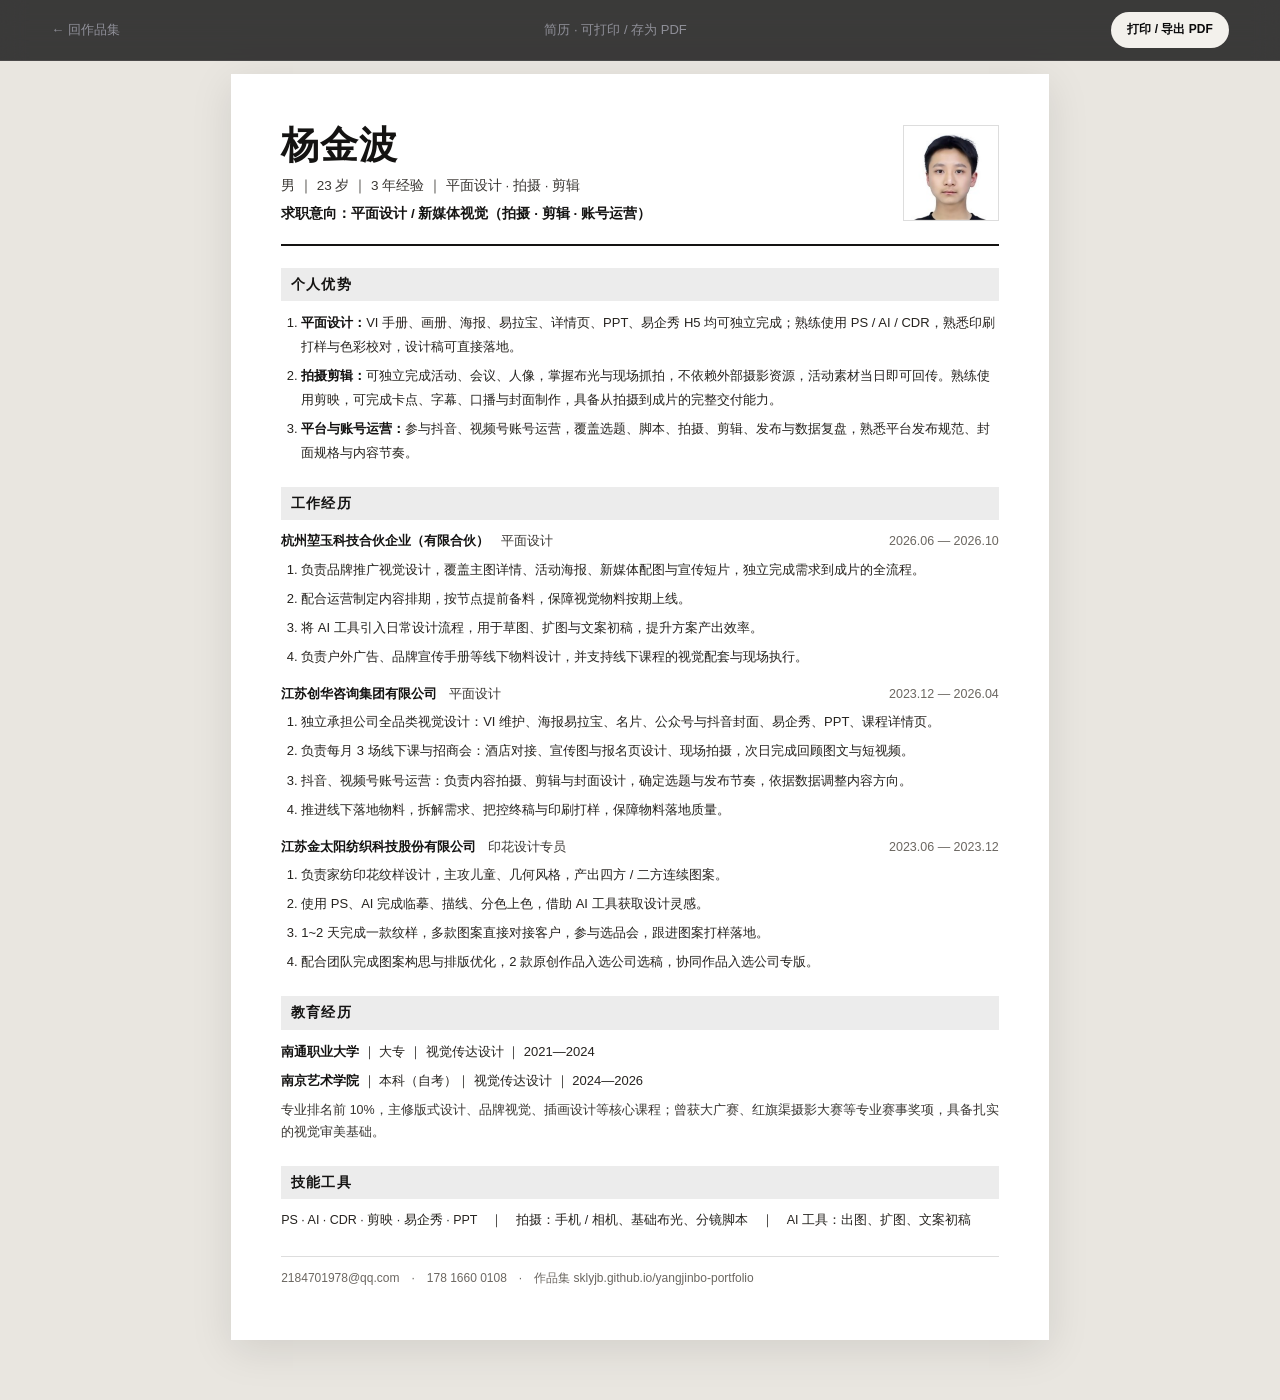
<file: resume.html>
<!doctype html>
<html lang="zh-CN">
<head>
<meta charset="utf-8">
<meta name="viewport" content="width=device-width, initial-scale=1">
<title>简历 · 杨金波</title>
<meta name="description" content="杨金波简历：平面设计 / 新媒体视觉（拍摄 · 剪辑 · 账号运营），3 年经验。">
<meta name="theme-color" content="#ffffff">
<link rel="stylesheet" href="styles.css?v=16">
</head>
<body class="cvbody">

<div class="print-bar no-print">
  <a href="index.html"><span aria-hidden="true">←</span> 回作品集</a>
  <span>简历 · 可打印 / 存为 PDF</span>
  <button type="button" onclick="window.print()">打印 / 导出 PDF</button>
</div>

<main class="cv-wrap">
  <article class="cv">

    <header class="cv-head">
      <div class="cv-head-main">
        <h1>杨金波</h1>
        <p class="cv-meta">男 ｜ 23 岁 ｜ 3 年经验 ｜ 平面设计 · 拍摄 · 剪辑</p>
        <p class="cv-target">求职意向：平面设计 / 新媒体视觉（拍摄 · 剪辑 · 账号运营）</p>
      </div>
      <img class="cv-photo" src="assets/avatar.png" alt="杨金波">
    </header>

    <section class="cv-sec">
      <h2>个人优势</h2>
      <ol class="cv-list">
        <li><b>平面设计：</b>VI 手册、画册、海报、易拉宝、详情页、PPT、易企秀 H5 均可独立完成；熟练使用 PS / AI / CDR，熟悉印刷打样与色彩校对，设计稿可直接落地。</li>
        <li><b>拍摄剪辑：</b>可独立完成活动、会议、人像，掌握布光与现场抓拍，不依赖外部摄影资源，活动素材当日即可回传。熟练使用剪映，可完成卡点、字幕、口播与封面制作，具备从拍摄到成片的完整交付能力。</li>
        <li><b>平台与账号运营：</b>参与抖音、视频号账号运营，覆盖选题、脚本、拍摄、剪辑、发布与数据复盘，熟悉平台发布规范、封面规格与内容节奏。</li>
      </ol>
    </section>

    <section class="cv-sec">
      <h2>工作经历</h2>

      <div class="cv-job">
        <div class="cv-job-head">
          <span class="cv-co">杭州堃玉科技合伙企业（有限合伙）</span>
          <span class="cv-role">平面设计</span>
          <span class="cv-date">2026.06 — 2026.10</span>
        </div>
        <ol class="cv-list">
          <li>负责品牌推广视觉设计，覆盖主图详情、活动海报、新媒体配图与宣传短片，独立完成需求到成片的全流程。</li>
          <li>配合运营制定内容排期，按节点提前备料，保障视觉物料按期上线。</li>
          <li>将 AI 工具引入日常设计流程，用于草图、扩图与文案初稿，提升方案产出效率。</li>
          <li>负责户外广告、品牌宣传手册等线下物料设计，并支持线下课程的视觉配套与现场执行。</li>
        </ol>
      </div>

      <div class="cv-job">
        <div class="cv-job-head">
          <span class="cv-co">江苏创华咨询集团有限公司</span>
          <span class="cv-role">平面设计</span>
          <span class="cv-date">2023.12 — 2026.04</span>
        </div>
        <ol class="cv-list">
          <li>独立承担公司全品类视觉设计：VI 维护、海报易拉宝、名片、公众号与抖音封面、易企秀、PPT、课程详情页。</li>
          <li>负责每月 3 场线下课与招商会：酒店对接、宣传图与报名页设计、现场拍摄，次日完成回顾图文与短视频。</li>
          <li>抖音、视频号账号运营：负责内容拍摄、剪辑与封面设计，确定选题与发布节奏，依据数据调整内容方向。</li>
          <li>推进线下落地物料，拆解需求、把控终稿与印刷打样，保障物料落地质量。</li>
        </ol>
      </div>

      <div class="cv-job">
        <div class="cv-job-head">
          <span class="cv-co">江苏金太阳纺织科技股份有限公司</span>
          <span class="cv-role">印花设计专员</span>
          <span class="cv-date">2023.06 — 2023.12</span>
        </div>
        <ol class="cv-list">
          <li>负责家纺印花纹样设计，主攻儿童、几何风格，产出四方 / 二方连续图案。</li>
          <li>使用 PS、AI 完成临摹、描线、分色上色，借助 AI 工具获取设计灵感。</li>
          <li>1~2 天完成一款纹样，多款图案直接对接客户，参与选品会，跟进图案打样落地。</li>
          <li>配合团队完成图案构思与排版优化，2 款原创作品入选公司选稿，协同作品入选公司专版。</li>
        </ol>
      </div>
    </section>

    <section class="cv-sec">
      <h2>教育经历</h2>
      <ul class="cv-list plain">
        <li><b>南通职业大学</b> ｜ 大专 ｜ 视觉传达设计 ｜ 2021—2024</li>
        <li><b>南京艺术学院</b> ｜ 本科（自考）｜ 视觉传达设计 ｜ 2024—2026</li>
      </ul>
      <p class="cv-note">专业排名前 10%，主修版式设计、品牌视觉、插画设计等核心课程；曾获大广赛、红旗渠摄影大赛等专业赛事奖项，具备扎实的视觉审美基础。</p>
    </section>

    <section class="cv-sec">
      <h2>技能工具</h2>
      <p class="cv-skill">PS · AI · CDR · 剪映 · 易企秀 · PPT　｜　拍摄：手机 / 相机、基础布光、分镜脚本　｜　AI 工具：出图、扩图、文案初稿</p>
    </section>

    <footer class="cv-foot">
      2184701978@qq.com　·　178 1660 0108　·　作品集 sklyjb.github.io/yangjinbo-portfolio
    </footer>

  </article>
</main>

</body>
</html>
</file>
<file: styles.css>
/* ============================================================
   Yang Jinbo — Portfolio 2026
   dark gallery / editorial
   ============================================================ */

:root{
  --bg:#0a0a0b;
  --bg-2:#0f0f11;
  --card:#141417;
  --line:rgba(255,255,255,.085);
  --line-2:rgba(255,255,255,.16);
  --fg:#f3f1ec;
  --muted:#8f8f98;
  --dim:#6d6d77;
  --accent:#ff5a36;
  --bar-bg:rgba(10,10,11,.78);
  --glow:rgba(255,90,54,.10);
  --btn-bg:#f3f1ec;
  --btn-fg:#0a0a0b;
  --btn-hover:#ffffff;
  --lb-bg:rgba(6,6,7,.97);
  --tag-bg:rgba(10,10,11,.72);
  --shade:rgba(0,0,0,.45);
  --maxw:1360px;
  --pad:clamp(20px,4vw,56px);
  --sans:"Helvetica Neue",Inter,-apple-system,BlinkMacSystemFont,"PingFang SC","Hiragino Sans GB","Microsoft YaHei",sans-serif;
  --mono:ui-monospace,"SF Mono",SFMono-Regular,Menlo,Consolas,"Liberation Mono",monospace;
}

/* light paper theme */
body.light{
  --bg:#f2efe9;
  --bg-2:#e9e5dd;
  --card:#e8e3da;
  --fg:#141312;
  --muted:#5f5c56;
  --dim:#8a867e;
  --line:rgba(0,0,0,.10);
  --line-2:rgba(0,0,0,.22);
  --accent:#c8391f;
  --bar-bg:rgba(242,239,233,.86);
  --glow:rgba(200,57,31,.08);
  --btn-bg:#141312;
  --btn-fg:#f2efe9;
  --btn-hover:#2b2723;
  --lb-bg:rgba(248,246,242,.97);
  --tag-bg:rgba(255,255,255,.85);
  --shade:rgba(0,0,0,.18);
}

*,*::before,*::after{box-sizing:border-box}
html{scroll-behavior:smooth;scroll-padding-top:76px;-webkit-text-size-adjust:100%}
@media (prefers-reduced-motion:reduce){
  html{scroll-behavior:auto}
  *{animation:none!important;transition:none!important}
}

body{
  margin:0;
  background:var(--bg);
  color:var(--fg);
  font-family:var(--sans);
  font-size:16px;
  line-height:1.65;
  -webkit-font-smoothing:antialiased;
  text-rendering:optimizeLegibility;
  overflow-x:clip;
}

img{display:block;max-width:100%}
a{color:inherit;text-decoration:none}
button{font:inherit;color:inherit;background:none;border:0;cursor:pointer}
.mono{font-family:var(--mono);font-size:11px;letter-spacing:.16em;text-transform:uppercase;color:var(--dim)}

/* film grain */
.grain{
  position:fixed;inset:0;z-index:5;pointer-events:none;opacity:.05;
  background-image:url("data:image/svg+xml,%3Csvg xmlns='http://www.w3.org/2000/svg' width='140' height='140'%3E%3Cfilter id='n'%3E%3CfeTurbulence type='fractalNoise' baseFrequency='.9' numOctaves='2' stitchTiles='stitch'/%3E%3C/filter%3E%3Crect width='100%25' height='100%25' filter='url(%23n)'/%3E%3C/svg%3E");
}

/* scroll progress */
.progress{position:fixed;top:0;left:0;right:0;height:2px;z-index:70;background:transparent}
.progress i{display:block;height:100%;width:0;background:var(--accent);transform-origin:0 50%}

/* ---------------- top bar ---------------- */
.topbar{
  position:fixed;top:0;left:0;right:0;z-index:60;
  display:flex;align-items:center;justify-content:space-between;gap:24px;
  padding:16px var(--pad);
  border-bottom:1px solid transparent;
  transition:background .35s ease,border-color .35s ease,backdrop-filter .35s ease;
}
.topbar.solid{
  background:var(--bar-bg);
  backdrop-filter:saturate(140%) blur(14px);
  -webkit-backdrop-filter:saturate(140%) blur(14px);
  border-bottom-color:var(--line);
}
.brand{display:flex;align-items:baseline;gap:10px;flex:none}
.brand-cn{font-weight:700;font-size:15px;letter-spacing:.02em}
.brand-en{font-family:var(--mono);font-size:10px;letter-spacing:.14em;text-transform:uppercase;color:var(--dim)}

.chapters{display:flex;align-items:center;gap:26px;overflow-x:auto;scrollbar-width:none}
.chapters::-webkit-scrollbar{display:none}
.chapters a{
  display:flex;align-items:center;gap:7px;white-space:nowrap;
  font-size:13px;color:var(--muted);padding:4px 0;
  border-bottom:1px solid transparent;transition:color .25s,border-color .25s;
}
.chapters a i{font-family:var(--mono);font-size:10px;font-style:normal;color:var(--dim);letter-spacing:.1em}
.chapters a:hover{color:var(--fg)}
.chapters a.active{color:var(--fg);border-bottom-color:var(--accent)}
.chapters a.active i{color:var(--accent)}
.topbar-cta{
  flex:none;font-size:12px;letter-spacing:.04em;
  padding:8px 16px;border:1px solid var(--line-2);border-radius:100px;
  transition:background .25s,color .25s,border-color .25s;
}
.topbar-cta:hover{background:var(--fg);color:var(--bg);border-color:var(--fg)}

/* ---------------- hero ---------------- */
.hero{
  position:relative;min-height:100svh;
  display:flex;flex-direction:column;justify-content:flex-end;
  padding:0 var(--pad) 36px;overflow:hidden;
}
.hero-glow{
  position:absolute;inset:0;pointer-events:none;
  background:
    radial-gradient(52% 46% at 74% 46%,rgba(255,90,54,.10) 0%,rgba(255,90,54,0) 62%),
    radial-gradient(70% 60% at 8% 96%,rgba(50,70,140,.13) 0%,rgba(0,0,0,0) 64%);
}
.hero-visual{
  position:absolute;right:calc(var(--pad) + 1.5vw);bottom:17vh;z-index:1;
  display:flex;align-items:flex-end;gap:clamp(8px,1.2vw,18px);
  opacity:0;animation:heroIn 1.4s cubic-bezier(.22,1,.36,1) .15s forwards;
}
.hero-visual figure{margin:0;position:relative;transition:transform .7s cubic-bezier(.22,1,.36,1)}
.hero-visual img{
  display:block;height:auto;border:1px solid var(--line-2);
  box-shadow:0 36px 80px rgba(0,0,0,.62),0 4px 16px rgba(0,0,0,.5);
  filter:saturate(.92) brightness(.92);
}
.hero-visual figure:nth-child(1) img{width:clamp(96px,10vw,164px)}
.hero-visual figure:nth-child(2) img{width:clamp(132px,13.4vw,224px)}
.hero-visual figure:nth-child(3) img{width:clamp(104px,10.6vw,176px)}
.hero-visual figure:nth-child(1){transform:rotate(-4.5deg) translateY(-14px)}
.hero-visual figure:nth-child(2){z-index:2}
.hero-visual figure:nth-child(3){transform:rotate(3.5deg) translateY(-8px)}
.hero-visual figure:nth-child(1):hover{transform:rotate(-4.5deg) translateY(-22px)}
.hero-visual figure:nth-child(2):hover{transform:translateY(-8px)}
.hero-visual figure:nth-child(3):hover{transform:rotate(3.5deg) translateY(-16px)}
@keyframes heroIn{from{opacity:0;transform:translateY(30px)}to{opacity:1;transform:none}}
.hero-inner{position:relative;z-index:2;max-width:var(--maxw);width:100%;margin:0 auto;padding-bottom:4vh}
.eyebrow{
  display:flex;align-items:center;gap:10px;margin:0 0 22px;
  font-family:var(--mono);font-size:11px;letter-spacing:.22em;text-transform:uppercase;color:var(--muted);
}
.eyebrow .dot{width:6px;height:6px;border-radius:50%;background:var(--accent);box-shadow:0 0 0 4px rgba(255,90,54,.16)}

.hero h1{
  margin:0 0 26px;
  font-size:clamp(72px,15.5vw,220px);
  line-height:.86;font-weight:800;letter-spacing:.01em;
  text-shadow:0 20px 80px rgba(0,0,0,.6);
}
.lede{
  margin:0 0 34px;max-width:34ch;
  font-size:clamp(15px,1.5vw,19px);line-height:1.75;color:#d7d4cd;
}
.hero-actions{display:flex;gap:12px;flex-wrap:wrap}
.btn{
  display:inline-flex;align-items:center;gap:10px;
  padding:13px 26px;border-radius:100px;
  background:var(--btn-bg);color:var(--btn-fg);font-size:14px;font-weight:600;letter-spacing:.02em;
  transition:transform .25s ease,background .25s ease,color .25s ease;
}
.btn:hover{transform:translateY(-2px);background:var(--btn-hover)}
.btn.ghost{background:transparent;color:var(--fg);border:1px solid var(--line-2)}
.btn.ghost:hover{background:rgba(255,255,255,.06);transform:translateY(-2px)}

.hero-foot{
  position:relative;z-index:2;max-width:var(--maxw);width:100%;margin:0 auto;
  display:flex;align-items:center;justify-content:space-between;
  padding-top:22px;border-top:1px solid var(--line);
}
.scroll-hint{position:relative;padding-left:18px}
.scroll-hint::before{
  content:"";position:absolute;left:0;top:50%;width:10px;height:1px;background:var(--accent);
  animation:pulse 2.4s ease-in-out infinite;
}
@keyframes pulse{0%,100%{opacity:.25;transform:scaleX(.4)}50%{opacity:1;transform:scaleX(1)}}

/* ---------------- stats ---------------- */
.stats{
  max-width:var(--maxw);margin:0 auto;padding:clamp(40px,6vw,76px) var(--pad);
  display:grid;grid-template-columns:repeat(2,minmax(0,300px));
  gap:clamp(16px,3vw,40px);
  border-bottom:1px solid var(--line);
}
.stat{display:flex;flex-direction:column;gap:6px;padding-left:18px;border-left:1px solid var(--line)}
.stat b{font-size:clamp(34px,4.4vw,56px);font-weight:700;line-height:1;letter-spacing:-.02em}
.stat b span{color:var(--accent);font-size:.55em;vertical-align:super;margin-left:2px}
.stat em{font-style:normal;font-family:var(--mono);font-size:11px;letter-spacing:.16em;color:var(--muted);text-transform:uppercase}

/* ---------------- chapters ---------------- */
.chapter{max-width:var(--maxw);margin:0 auto;padding:clamp(64px,9vw,130px) var(--pad) 0}
.chapter-head{
  display:grid;grid-template-columns:auto 1fr auto;gap:clamp(16px,3vw,44px);
  align-items:start;padding-bottom:clamp(20px,2.6vw,32px);border-bottom:1px solid var(--line);
  margin-bottom:clamp(24px,3.2vw,38px);
}
.num{
  font-family:var(--mono);font-size:12px;letter-spacing:.1em;color:var(--accent);
  padding-top:.9em;
}
.chapter-title h2{
  margin:0 0 12px;font-size:clamp(30px,4.6vw,60px);line-height:1;font-weight:700;letter-spacing:-.01em;
}
.chapter-title p{margin:0;max-width:56ch;color:var(--muted);font-size:15px;line-height:1.75}
.count{font-family:var(--mono);font-size:11px;letter-spacing:.14em;color:var(--dim);padding-top:1.1em;white-space:nowrap}
.chapter-meta{display:flex;flex-direction:column;align-items:flex-end;gap:8px;padding-top:1.05em}
.chapter-meta .count{padding-top:0}
.ch-more{font-size:12px;color:var(--muted);white-space:nowrap;transition:color .25s}
.ch-more:hover{color:var(--accent)}
.chapter-title h2 a{transition:color .25s}
.chapter-title h2 a:hover{color:var(--accent)}

.grid{
  columns:4;
  column-gap:clamp(12px,1.5vw,20px);
}
.card{break-inside:avoid;margin:0 0 clamp(14px,1.7vw,22px)}
#ct .grid{columns:3}
#vi .grid{columns:4}


/* ---------------- atlas (system map) ---------------- */
.atlas{max-width:var(--maxw);margin:0 auto;padding:clamp(56px,8vw,110px) var(--pad) 0}
.atlas-head{max-width:860px}
.atlas-head h2{
  margin:0 0 20px;font-size:clamp(34px,5.2vw,70px);line-height:1.04;
  font-weight:700;letter-spacing:-.02em;
}
.atlas-sub{margin:0 0 clamp(30px,4.6vw,52px);max-width:52ch;color:var(--muted);font-size:15px;line-height:1.85}
.atlas-grid{
  list-style:none;margin:0;padding:0;
  display:grid;grid-template-columns:repeat(7,1fr);
  border-top:1px solid var(--line);border-left:1px solid var(--line);
}
.atlas-grid li{border-right:1px solid var(--line);border-bottom:1px solid var(--line)}
.atlas-grid a{
  display:flex;flex-direction:column;gap:9px;height:100%;
  padding:20px clamp(12px,1.4vw,18px);
  transition:background .3s ease;
}
.atlas-grid a:hover{background:var(--card)}
.atlas-n{font-family:var(--mono);font-size:10px;letter-spacing:.14em;color:var(--accent)}
.atlas-grid b{font-size:14px;font-weight:600;line-height:1.45}
.atlas-grid em{font-style:normal;font-size:11.5px;line-height:1.6;color:var(--dim)}
.atlas-foot{
  display:flex;flex-wrap:wrap;gap:clamp(24px,5vw,80px);
  padding:clamp(22px,3vw,34px) 0;border-bottom:1px solid var(--line);
}

/* ---------------- chapter detail pages ---------------- */
.chbar{
  position:fixed;top:0;left:0;right:0;z-index:60;
  display:flex;align-items:center;gap:16px;
  padding:13px var(--pad);
  background:var(--bar-bg);border-bottom:1px solid var(--line);
  backdrop-filter:saturate(140%) blur(14px);-webkit-backdrop-filter:saturate(140%) blur(14px);
}
.chbar-back{font-size:13px;color:var(--muted);transition:color .25s}
.chbar-back:hover{color:var(--fg)}
.chbar-c{flex:1;color:var(--dim)!important}

.chintro{max-width:var(--maxw);margin:0 auto;padding:clamp(84px,11vw,150px) var(--pad) 0}
.chintro h1{
  margin:0 0 22px;font-size:clamp(34px,6.2vw,84px);line-height:1.03;
  font-weight:700;letter-spacing:-.02em;
}
.chintro .chapter-note{max-width:62ch;font-size:15px;margin:0 0 clamp(26px,3.4vw,40px)}
.chintro .spec{grid-template-columns:repeat(auto-fit,minmax(180px,1fr));gap:clamp(14px,2.4vw,34px)}

.grid.grid--detail{columns:2;column-gap:clamp(16px,2.4vw,32px)}
.grid--detail .card-media{max-height:none}

.chnav{
  max-width:var(--maxw);margin:0 auto;padding:clamp(44px,6vw,84px) var(--pad);
  display:flex;justify-content:space-between;align-items:flex-start;gap:20px;
  border-top:1px solid var(--line);margin-top:clamp(48px,7vw,96px);
}
.chnav-item{display:flex;flex-direction:column;gap:7px;max-width:46%}
.chnav-item.next{text-align:right;margin-left:auto}
.chnav-item b{font-size:clamp(15px,1.9vw,21px);font-weight:600;line-height:1.4;transition:color .25s}
.chnav-item:hover b{color:var(--accent)}

/* ---------------- spec strip (per chapter) ---------------- */
.spec{
  display:grid;grid-template-columns:1.05fr .9fr 1.25fr;
  gap:clamp(16px,3vw,46px);
  padding:16px 0 20px;border-bottom:1px solid var(--line);
  margin-bottom:clamp(24px,3.4vw,40px);
}
.chapter-note{
  margin:0 0 18px;max-width:64ch;
  padding-left:16px;border-left:2px solid var(--accent);
  font-size:14.5px;line-height:1.85;color:#a9a59d;
}
.spec-cell{display:flex;flex-direction:column;gap:9px;min-width:0}
.spec-cell b{font-size:12.5px;font-weight:500;color:#bdb9b1;letter-spacing:.01em;line-height:1.6}
.swatches{display:flex;gap:5px;align-items:center}
.swatches i{width:26px;height:17px;border-radius:2px;display:block;border:1px solid rgba(0,0,0,.14)}
.swatches--text{gap:12px;flex-wrap:wrap}
.swatches--text b{font-size:12.5px;color:#bdb9b1;font-weight:500}

/* ---------------- feature (chapter lead image) ---------------- */
.feature{margin:0 0 clamp(26px,3.6vw,44px)}
.feature-media{
  position:relative;overflow:hidden;background:var(--card);
  border:1px solid var(--line);cursor:zoom-in;
  display:flex;align-items:center;justify-content:center;
}
.feature-media img{
  width:100%;height:auto;max-height:min(70vh,680px);object-fit:contain;display:block;
  transition:transform .9s cubic-bezier(.22,1,.36,1);
}
.feature-media:hover img{transform:scale(1.012)}
.feature-caption{
  display:flex;align-items:baseline;flex-wrap:wrap;gap:6px 16px;
  padding-top:15px;
}
.feature-caption .mono{color:var(--accent)!important;flex:none}
.feature-caption h3{margin:0;font-size:16px;font-weight:600;letter-spacing:.01em}
.feature-caption p{margin:0;font-size:13px;color:var(--dim);line-height:1.6}

/* card */
.card{position:relative;cursor:zoom-in;opacity:0;transition:opacity .65s ease;content-visibility:auto;contain-intrinsic-size:auto 420px}
.card.in{opacity:1}
.card-media{
  position:relative;overflow:hidden;background:var(--card);
  border:1px solid var(--line);
  max-height:520px;
}
.card-media img{
  width:100%;height:auto;display:block;
  transition:transform .8s cubic-bezier(.22,1,.36,1),filter .5s ease;
  filter:saturate(.97);
}
.card:hover .card-media img{transform:scale(1.045);filter:saturate(1.05)}
.card-media::after{
  content:"";position:absolute;inset:0;
  background:linear-gradient(180deg,transparent 55%,var(--shade) 100%);
  opacity:0;transition:opacity .4s ease;
}
.card:hover .card-media::after{opacity:1}
.card-tag{
  position:absolute;left:10px;bottom:10px;z-index:2;
  font-family:var(--mono);font-size:10px;letter-spacing:.12em;text-transform:uppercase;
  padding:4px 8px;border-radius:2px;
  background:var(--tag-bg);border:1px solid var(--line-2);color:var(--fg);
  opacity:0;transform:translateY(6px);transition:opacity .35s,transform .35s;
  backdrop-filter:blur(6px);
}
.card:hover .card-tag{opacity:1;transform:none}
@media (hover:none){.card-tag{opacity:1;transform:none}}

.card-info{padding:12px 2px 0}
.card-info h3{margin:0 0 4px;font-size:14px;font-weight:600;letter-spacing:.01em;line-height:1.45;overflow:hidden;text-overflow:ellipsis;white-space:nowrap}
.card-info p{margin:0;font-size:12.5px;line-height:1.6;color:#7c7c86;display:-webkit-box;-webkit-line-clamp:2;-webkit-box-orient:vertical;overflow:hidden;min-height:2.9em}

/* video cards */
.video-grid{display:grid;grid-template-columns:1.35fr 1fr;gap:clamp(16px,2.4vw,30px);align-items:start;max-width:1100px}
.video-grid:has(.vcard:only-child){grid-template-columns:1fr;max-width:940px}
.vcard{opacity:0;transition:opacity .65s ease}
.vcard.in{opacity:1}
.vcard-media{
  position:relative;overflow:hidden;background:#000;border:1px solid var(--line);
  aspect-ratio:16/9;cursor:pointer;
}
.vcard.vertical .vcard-media{aspect-ratio:9/16;max-height:min(80vh,760px)}
.vcard-media img{width:100%;height:100%;object-fit:cover;transition:transform .8s cubic-bezier(.22,1,.36,1),filter .4s}
.vcard-media:hover img{transform:scale(1.03)}
.vcard-play{
  position:absolute;inset:0;display:grid;place-items:center;
  background:rgba(0,0,0,.28);transition:background .3s;
}
.vcard-media:hover .vcard-play{background:rgba(0,0,0,.14)}
.vcard-play span{
  width:74px;height:74px;border-radius:50%;border:1px solid rgba(255,255,255,.7);
  display:grid;place-items:center;color:#fff;font-size:17px;padding-left:5px;
  background:rgba(0,0,0,.25);backdrop-filter:blur(4px);
  transition:transform .35s ease,background .35s;
}
.vcard-media:hover .vcard-play span{transform:scale(1.08);background:var(--accent);border-color:var(--accent)}
.vcard-meta{display:flex;align-items:center;gap:10px;margin-top:12px}
.vcard-info{padding:6px 2px 0}
.vcard-info h3{margin:0 0 4px;font-size:16px;font-weight:600}
.vcard-info p{margin:0;font-size:13px;color:var(--dim)}
.vcard .mono{padding-top:12px;display:block}

/* deck (embedded web PPT) */
.deck-card{
  display:grid;grid-template-columns:minmax(0,1.12fr) minmax(0,1fr);
  gap:clamp(18px,2.8vw,40px);align-items:center;
  margin-top:clamp(30px,4.5vw,56px);padding:clamp(12px,1.4vw,18px);
  border:1px solid var(--line);background:var(--bg-2);border-radius:2px;
  transition:border-color .4s,background .4s;
}
.deck-card:hover{border-color:var(--line-2)}
.deck-cover{position:relative;overflow:hidden;border:1px solid var(--line);background:#0b2a5b;line-height:0}
.deck-cover img{width:100%;height:auto;display:block;transition:transform .9s cubic-bezier(.22,1,.36,1)}
.deck-card:hover .deck-cover img{transform:scale(1.035)}
.deck-open{
  position:absolute;left:12px;bottom:12px;display:inline-flex;align-items:center;gap:6px;
  padding:7px 14px;border-radius:100px;background:rgba(8,10,16,.6);color:#fff;
  font-size:12px;letter-spacing:.04em;line-height:1;backdrop-filter:blur(6px);
}
.deck-info{display:flex;flex-direction:column;gap:10px;padding:clamp(4px,1vw,12px) clamp(2px,1vw,10px) clamp(4px,1vw,12px) 0}
.deck-info h3{margin:0;font-size:clamp(17px,1.85vw,23px);line-height:1.4;font-weight:600;letter-spacing:.01em}
.deck-info p{margin:0;font-size:13.5px;line-height:1.8;color:var(--dim)}
.deck-cta{
  display:inline-flex;align-items:center;gap:8px;align-self:flex-start;
  margin-top:8px;padding:10px 20px;border:1px solid var(--line-2);border-radius:100px;
  font-size:13px;font-weight:500;color:var(--fg);
  transition:background .3s,color .3s,border-color .3s;
}
.deck-cta i{font-style:normal;transition:transform .3s}
.deck-card:hover .deck-cta{background:var(--fg);color:var(--bg);border-color:var(--fg)}
.deck-card:hover .deck-cta i{transform:translate(2px,-2px)}

.deck-shots{list-style:none;margin:clamp(14px,1.8vw,22px) 0 0;padding:0;
  display:grid;grid-template-columns:repeat(3,minmax(0,1fr));gap:clamp(10px,1.3vw,18px)}
.deck-shots li{margin:0}
.deck-shots a{display:block;text-decoration:none}
.deck-shot-img{display:block;overflow:hidden;border:1px solid var(--line);background:var(--bg-2);line-height:0;transition:border-color .35s}
.deck-shot-img img{width:100%;height:auto;display:block;transition:transform .9s cubic-bezier(.22,1,.36,1)}
.deck-shots a:hover .deck-shot-img{border-color:var(--line-2)}
.deck-shots a:hover .deck-shot-img img{transform:scale(1.025)}
.deck-shots .mono{display:block;padding:9px 2px 0;font-size:10.5px;letter-spacing:.12em}

/* ---------------- about ---------------- */
.about{max-width:var(--maxw);margin:0 auto;padding:clamp(70px,10vw,140px) var(--pad) 0}
.section-head{display:flex;align-items:baseline;gap:18px;padding-bottom:clamp(28px,4vw,44px);border-bottom:1px solid var(--line);margin-bottom:clamp(30px,4vw,50px)}
.section-head h2{margin:0;font-size:clamp(30px,4.6vw,60px);line-height:1;font-weight:700;letter-spacing:-.01em}
.about-grid{display:grid;grid-template-columns:1.05fr 1fr;gap:clamp(30px,6vw,90px);align-items:start}
.about-intro p{margin:0 0 18px;color:#c9c6bf;font-size:15px;line-height:1.85}

.abilities{list-style:none;margin:0 0 8px;padding:0}
.abilities li{padding:0 0 20px;margin-bottom:20px;border-bottom:1px solid var(--line)}
.abilities li:first-child{padding-top:0}
.abilities h3{
  margin:0 0 8px;font-size:15px;font-weight:600;color:var(--fg);
  display:flex;align-items:center;gap:9px;letter-spacing:.01em;
}
.abilities h3::before{content:"";width:5px;height:5px;border-radius:50%;background:var(--accent);flex:none}
.abilities p{margin:0;font-size:14.5px;line-height:1.9;color:#c9c6bf}
.about-lead{font-size:clamp(16px,1.6vw,19px)!important;color:var(--fg)!important;line-height:1.75!important}
.tags{list-style:none;display:flex;flex-wrap:wrap;gap:8px;margin:30px 0 0;padding:0}
.tags li{font-size:12px;letter-spacing:.02em;color:var(--muted);padding:6px 12px;border:1px solid var(--line);border-radius:100px}
.tags li:hover{color:var(--fg);border-color:var(--line-2)}

.about-timeline{border-top:1px solid var(--line)}
.tl-item{padding:22px 0;border-bottom:1px solid var(--line)}
.tl-date{display:block;margin-bottom:8px;color:var(--dim)!important}
.tl-item h3{margin:0 0 8px;font-size:15.5px;font-weight:600;line-height:1.5}
.tl-item h3 em{font-style:normal;color:var(--muted);font-weight:400;font-size:13px;margin-left:6px}
.tl-item p{margin:0;font-size:13.5px;line-height:1.7;color:var(--dim)}

/* ---------------- contact ---------------- */
.contact{
  max-width:var(--maxw);margin:0 auto;padding:clamp(90px,13vw,180px) var(--pad);
  text-align:left;
}
.contact h2{
  margin:0 0 clamp(36px,5vw,60px);
  font-size:clamp(34px,6vw,86px);line-height:1.06;font-weight:700;letter-spacing:-.02em;
}
.contact-links{display:grid;grid-template-columns:repeat(2,minmax(0,1fr));gap:clamp(18px,3vw,40px);max-width:900px}
.big-link{
  display:flex;flex-direction:column;gap:10px;padding:26px 0;
  border-top:1px solid var(--line-2);transition:border-color .3s;
}
.big-link:hover{border-top-color:var(--accent)}
.big-text{font-size:clamp(17px,2.2vw,26px);font-weight:500;letter-spacing:.01em;display:flex;align-items:center;justify-content:space-between;gap:12px}
.big-text::after{content:"↗";font-size:.8em;color:var(--dim);transition:transform .3s,color .3s}
.big-link:hover .big-text::after{transform:translate(3px,-3px);color:var(--accent)}

.resume-btn{margin-top:clamp(26px,3.4vw,40px)}
/* ---------------- footer ---------------- */
.site-foot{
  max-width:var(--maxw);margin:0 auto;padding:26px var(--pad) 40px;
  display:flex;align-items:center;justify-content:space-between;gap:16px;flex-wrap:wrap;
  border-top:1px solid var(--line);
  font-size:12px;color:#71717b;
}

/* ---------------- lightbox ---------------- */
.lightbox{
  position:fixed;inset:0;z-index:100;background:var(--lb-bg);
  display:flex;flex-direction:column;
  opacity:0;transition:opacity .3s ease;
  backdrop-filter:blur(8px);
}
.lightbox[hidden]{display:none}
.lightbox.open{opacity:1}
.lb-bar{
  display:flex;align-items:center;gap:16px;padding:16px clamp(16px,3vw,34px);
  border-bottom:1px solid var(--line);flex:none;
}
.lb-index{color:var(--accent)!important;flex:none}
.lb-title{font-size:14px;color:var(--fg);flex:1;min-width:0;overflow:hidden;text-overflow:ellipsis;white-space:nowrap}
.lb-close{
  width:38px;height:38px;border-radius:50%;border:1px solid var(--line-2);
  display:grid;place-items:center;flex:none;transition:background .25s,transform .25s;
}
.lb-close:hover{background:rgba(255,255,255,.1);transform:rotate(90deg)}
.lb-stage{
  flex:1;overflow:auto;display:flex;flex-direction:column;align-items:center;
  padding:clamp(14px,3vw,40px);
  padding-top:calc(clamp(14px,3vw,40px) + env(safe-area-inset-top,0px));
  padding-bottom:calc(clamp(14px,3vw,40px) + env(safe-area-inset-bottom,0px));
  -webkit-overflow-scrolling:touch;
}
.lb-stage img{max-width:min(100%,1200px);height:auto;margin:0 auto;box-shadow:0 30px 80px rgba(0,0,0,.6)}
.lb-stage video{max-width:min(100%,1100px);max-height:calc(100svh - 200px);height:auto;background:#000}
.lb-desc{margin:0;padding:0 clamp(16px,3vw,34px) 20px;font-size:12.5px;color:var(--dim);text-align:center;flex:none}
.lb-nav{
  position:absolute;top:50%;transform:translateY(-50%);z-index:3;
  width:52px;height:52px;border-radius:50%;
  border:1px solid var(--line-2);background:var(--tag-bg);
  display:grid;place-items:center;font-size:18px;
  transition:background .25s,border-color .25s,opacity .25s;
}
.lb-nav:hover{background:var(--fg);color:var(--bg);border-color:var(--fg)}
.lb-nav.prev{left:clamp(8px,2vw,26px)}
.lb-nav.next{right:clamp(8px,2vw,26px)}
.lb-nav[disabled]{opacity:.2;pointer-events:none}

/* toast */
.toast{
  position:fixed;left:50%;bottom:34px;transform:translate(-50%,20px);z-index:120;
  background:var(--fg);color:var(--bg);font-size:13px;font-weight:600;
  padding:11px 20px;border-radius:100px;opacity:0;transition:all .3s ease;pointer-events:none;
}
.toast.show{opacity:1;transform:translate(-50%,0)}

.topbar-actions{display:flex;align-items:center;gap:9px;flex:none}
.theme-toggle{
  width:34px;height:34px;border-radius:50%;border:1px solid var(--line-2);
  display:grid;place-items:center;color:var(--muted);flex:none;
  transition:color .25s,border-color .25s,transform .35s ease,background .25s;
}
.theme-toggle span{font-size:13px;line-height:1;transform:translateY(-1px)}
.theme-toggle:hover{color:var(--fg);border-color:var(--fg);transform:rotate(24deg)}
.theme-toggle[aria-pressed="true"]{color:var(--fg);border-color:var(--fg)}

body.light .hero-glow{background:radial-gradient(52% 46% at 74% 46%,rgba(200,57,31,.07) 0%,rgba(0,0,0,0) 62%)}
body.light .grain{opacity:.035}
body.light .lb-stage img{box-shadow:0 20px 60px rgba(0,0,0,.18)}
body.light .hero-visual img{box-shadow:0 26px 60px rgba(0,0,0,.22),0 3px 10px rgba(0,0,0,.12)}
body.light .vcard-media{border-color:rgba(0,0,0,.12)}
body.light .card-media{background:#f7f4ee}
body.light .hero h1{text-shadow:none}
body.light .lede{color:#3b3732}
body.light .about-intro p{color:#3a3733}
body.light .card-info p{color:#6d6861}
body.light .chapter-note{color:#5f5b54}
body.light .spec-cell b{color:#4a463f}
body.light .site-foot{color:#6f6b64}
body.light .stat b span{color:var(--accent)}

/* ---------------- polish ---------------- */
.card:hover .card-info h3{color:var(--accent)}
.card-info h3{transition:color .25s}
body.light .card-media{box-shadow:0 1px 2px rgba(0,0,0,.05)}
body.light .feature-media{box-shadow:0 2px 6px rgba(0,0,0,.06)}
.feature-media{transition:border-color .3s}
.feature-media:hover{border-color:var(--line-2)}
.atlas-grid b{transition:color .25s}
.atlas-grid a:hover b{color:var(--accent)}

@media (max-width:760px){
  .grid.grid--detail{columns:1}
  .chnav{flex-direction:column;gap:20px;align-items:stretch}
  .chnav-item{max-width:100%}
  .chnav-item.next{text-align:left;margin-left:0}
  .chintro{padding-top:76px}
  .chbar-c{display:none}
  .card-media{max-height:64vh}
  .feature-media img{max-height:56vh}
  .atlas-grid b{font-size:13px}
  .atlas-grid em{font-size:11px}
}

/* ---------------- print document (print.html) ---------------- */
.printdoc{background:var(--bg)}
.print-bar{
  position:fixed;top:0;left:0;right:0;z-index:70;
  display:flex;align-items:center;justify-content:space-between;gap:14px;
  padding:12px var(--pad);background:var(--bar-bg);
  border-bottom:1px solid var(--line);backdrop-filter:blur(12px);
  font-size:13px;color:var(--muted);
}
.print-bar a{color:var(--muted)}
.print-bar a:hover{color:var(--fg)}
.print-bar button{
  padding:8px 16px;border-radius:100px;background:var(--fg);color:var(--bg);
  font-size:12px;font-weight:600;
}
.printdoc main{max-width:var(--maxw);margin:0 auto;padding:74px var(--pad) 60px}
.print-cover{padding:clamp(40px,8vw,90px) 0 clamp(30px,5vw,56px);border-bottom:1px solid var(--line)}
.print-cover h1{margin:0 0 10px;font-size:clamp(48px,9vw,120px);line-height:.95;font-weight:800;letter-spacing:.01em}
.print-sub{margin:0 0 22px;font-size:clamp(16px,2vw,22px);color:var(--muted)}
.print-meta{list-style:none;margin:0;padding:0;display:grid;gap:6px;font-size:13px;color:var(--dim)}
.print-chapter{padding-top:clamp(46px,7vw,90px)}
.print-head{display:flex;align-items:baseline;gap:16px;padding-bottom:14px;border-bottom:1px solid var(--line);margin-bottom:18px}
.print-head h2{margin:0;font-size:clamp(24px,3.4vw,40px);font-weight:700;letter-spacing:-.01em}
.print-head .count{margin-left:auto;padding-top:0}
.print-chapter .chapter-note{margin-bottom:16px}
.grid--print{columns:3;column-gap:18px}
.grid--print .card-media{max-height:none}

@media print{
  @page{size:A4;margin:12mm 12mm 14mm}
  html,body{background:#fff!important;color:#000!important}
  .no-print,.progress,.grain,.topbar,.chbar,.lightbox,.print-bar{display:none!important}
  .printdoc main{max-width:none;padding:0}
  .print-cover{break-after:page;border:0;padding:0 0 20mm}
  .print-cover h1{font-size:64pt}
  .print-chapter{break-before:page;padding-top:0}
  .print-head h2{font-size:20pt}
  .chapter-note{font-size:9.5pt;line-height:1.7;color:#333!important}
  .spec{border-color:#ccc!important;margin-bottom:6mm}
  .spec-cell .mono{color:#666!important}
  .spec-cell b{color:#222!important}
  .grid--print{columns:3;column-gap:5mm}
  .card{margin-bottom:5mm;opacity:1!important;transform:none!important;content-visibility:visible!important}
  .card-media{border-color:#ddd!important;max-height:none!important;background:#fff!important;box-shadow:none!important}
  .card-info h3{font-size:8.5pt;color:#000!important}
  .card-info p{font-size:7.5pt;color:#555!important;display:block!important}
  .feature{break-inside:avoid}
  .feature-media img{max-height:90mm!important}
  .video-grid{grid-template-columns:1fr 1fr!important;gap:6mm}
  .vcard{break-inside:avoid}
  .vcard-media{max-height:70mm}
  .vcard-info h3{font-size:9pt}
  .vcard-info p{font-size:8pt;color:#555!important}
  .deck-card{grid-template-columns:1.1fr 1fr!important;background:#fff!important;border-color:#ccc!important;break-inside:avoid}
  .deck-cover{border-color:#ddd!important}
  .deck-open,.deck-cta{display:none!important}
  .deck-info h3{font-size:11.5pt;color:#000!important}
  .deck-info p{font-size:8.5pt;color:#444!important}
  .deck-info .mono{color:#666!important}
  .deck-shots{grid-template-columns:repeat(3,1fr)!important;gap:4mm;margin-top:5mm}
  .deck-shot-img{border-color:#ddd!important}
  .deck-shots .mono{color:#666!important;font-size:7pt;padding-top:4px}
  .site-foot{display:none}
  a{color:#000!important;text-decoration:none}
}

@supports not (height: 100svh){
  .hero{min-height:100vh}
}

.resume-img{
  width:100%;max-width:860px;height:auto;display:block;margin:0 auto 48px;
  border:1px solid var(--line);background:#fff;
}
@media print{
  .resume-img{max-width:none;width:100%;border:0;margin:0}
}

/* ---------------- resume (vector) ---------------- */
.cvbody{background:#e9e6e0;color:#141312}
.cv-wrap{max-width:920px;margin:0 auto;padding:74px var(--pad) 60px}
.cv{background:#fff;color:#141312;padding:clamp(26px,4vw,54px) clamp(24px,4vw,50px);box-shadow:0 10px 40px rgba(0,0,0,.10)}
.cv-head{display:flex;align-items:flex-start;gap:24px;padding-bottom:18px;border-bottom:2px solid #141312}
.cv-head-main{flex:1;min-width:0}
.cv-head h1{margin:0 0 8px;font-size:clamp(28px,4vw,38px);font-weight:800;letter-spacing:.02em;line-height:1.1}
.cv-meta{margin:0 0 6px;font-size:13.5px;color:#3a3733}
.cv-target{margin:0;font-size:13.5px;color:#141312;font-weight:600}
.cv-photo{width:96px;height:auto;flex:none;border:1px solid #ddd;object-fit:cover}
.cv-sec{margin-top:22px}
.cv-sec h2{
  margin:0 0 10px;padding:5px 10px;background:#ececec;color:#141312;
  font-size:14px;font-weight:700;letter-spacing:.08em;
}
.cv-list{margin:0;padding-left:20px;font-size:13px;line-height:1.85;color:#26231f}
.cv-list li{margin-bottom:5px}
.cv-list li b{color:#141312}
.cv-list.plain{list-style:none;padding-left:0}
.cv-note{margin:6px 0 0;font-size:12.5px;line-height:1.8;color:#3a3733}
.cv-job{margin-bottom:14px}
.cv-job-head{display:flex;align-items:baseline;flex-wrap:wrap;gap:8px 12px;margin-bottom:6px;font-size:13px}
.cv-co{font-weight:700;color:#141312}
.cv-role{color:#3a3733}
.cv-date{margin-left:auto;color:#6b6761;font-size:12.5px}
.cv-skill{margin:0;font-size:12.5px;line-height:1.9;color:#26231f}
.cv-foot{margin-top:24px;padding-top:12px;border-top:1px solid #ddd;font-size:12px;color:#6b6761}

@media print{
  @page{size:A4;margin:13mm 14mm}
  html,body{background:#fff!important}
  .cv-wrap{padding:0;max-width:none}
  .cv{box-shadow:none;padding:0}
  .cv-sec{break-inside:avoid}
  .cv-job{break-inside:avoid}
  .cv-foot{display:none}
}

/* ---------------- responsive ---------------- */
@media (max-width:1100px){
  .grid{columns:3}
  .atlas-grid{grid-template-columns:repeat(4,1fr)}
  .spec{grid-template-columns:1fr 1fr;gap:14px 24px}
  .spec-cell:last-child{grid-column:1 / -1}
  .chapters{gap:16px}
  .chapters a{font-size:12px}
  .chapters a i{font-size:9px}
  .hero-visual{bottom:20vh;gap:8px}
  .hero-visual figure:nth-child(1){display:none}
  .about-grid{grid-template-columns:1fr}
  .video-grid{grid-template-columns:1fr}
  .vcard.vertical .vcard-media{max-height:none}
}
@media (max-width:860px){
  .hero-visual{display:none}
}
@media (max-width:760px){
  html{scroll-padding-top:64px}
  .atlas-grid{grid-template-columns:repeat(2,1fr)}
  .spec{grid-template-columns:1fr}
  .spec-cell:last-child{grid-column:auto}
  .feature-caption{padding-top:12px}
  .feature-caption p{display:none}
  .topbar{padding:12px 20px;gap:14px}
  .brand-en{display:none}
  .chapters{display:none}
  .topbar-cta{padding:7px 13px;font-size:11px}
  .hero{min-height:92svh;padding-bottom:26px;justify-content:center}
  .hero-inner{padding-bottom:0}
  .lede{max-width:none}
  .stats{grid-template-columns:repeat(2,1fr);gap:26px 16px}
  .chapter-head{grid-template-columns:auto 1fr;gap:12px 16px}
  .count{grid-column:2;padding-top:0}
  .grid,#ct .grid,#vi .grid{columns:2;column-gap:12px}
  .card-info h3{font-size:13px}
  .card-info p{display:none}
  .contact-links{grid-template-columns:1fr}
  .site-foot{flex-direction:column;align-items:flex-start;gap:6px}
  .lb-nav{display:none}
  .lb-stage{align-items:flex-start;padding:10px}
  .deck-card{grid-template-columns:1fr;gap:14px;padding:12px}
  .deck-info{padding:2px 4px 8px}
  .deck-info p{font-size:13px}
  .deck-cta{align-self:stretch;justify-content:center}
  .deck-shots{grid-template-columns:1fr;gap:14px}
}
@media (max-width:420px){
  .grid,#ct .grid,#vi .grid{columns:1}
}
</file>
